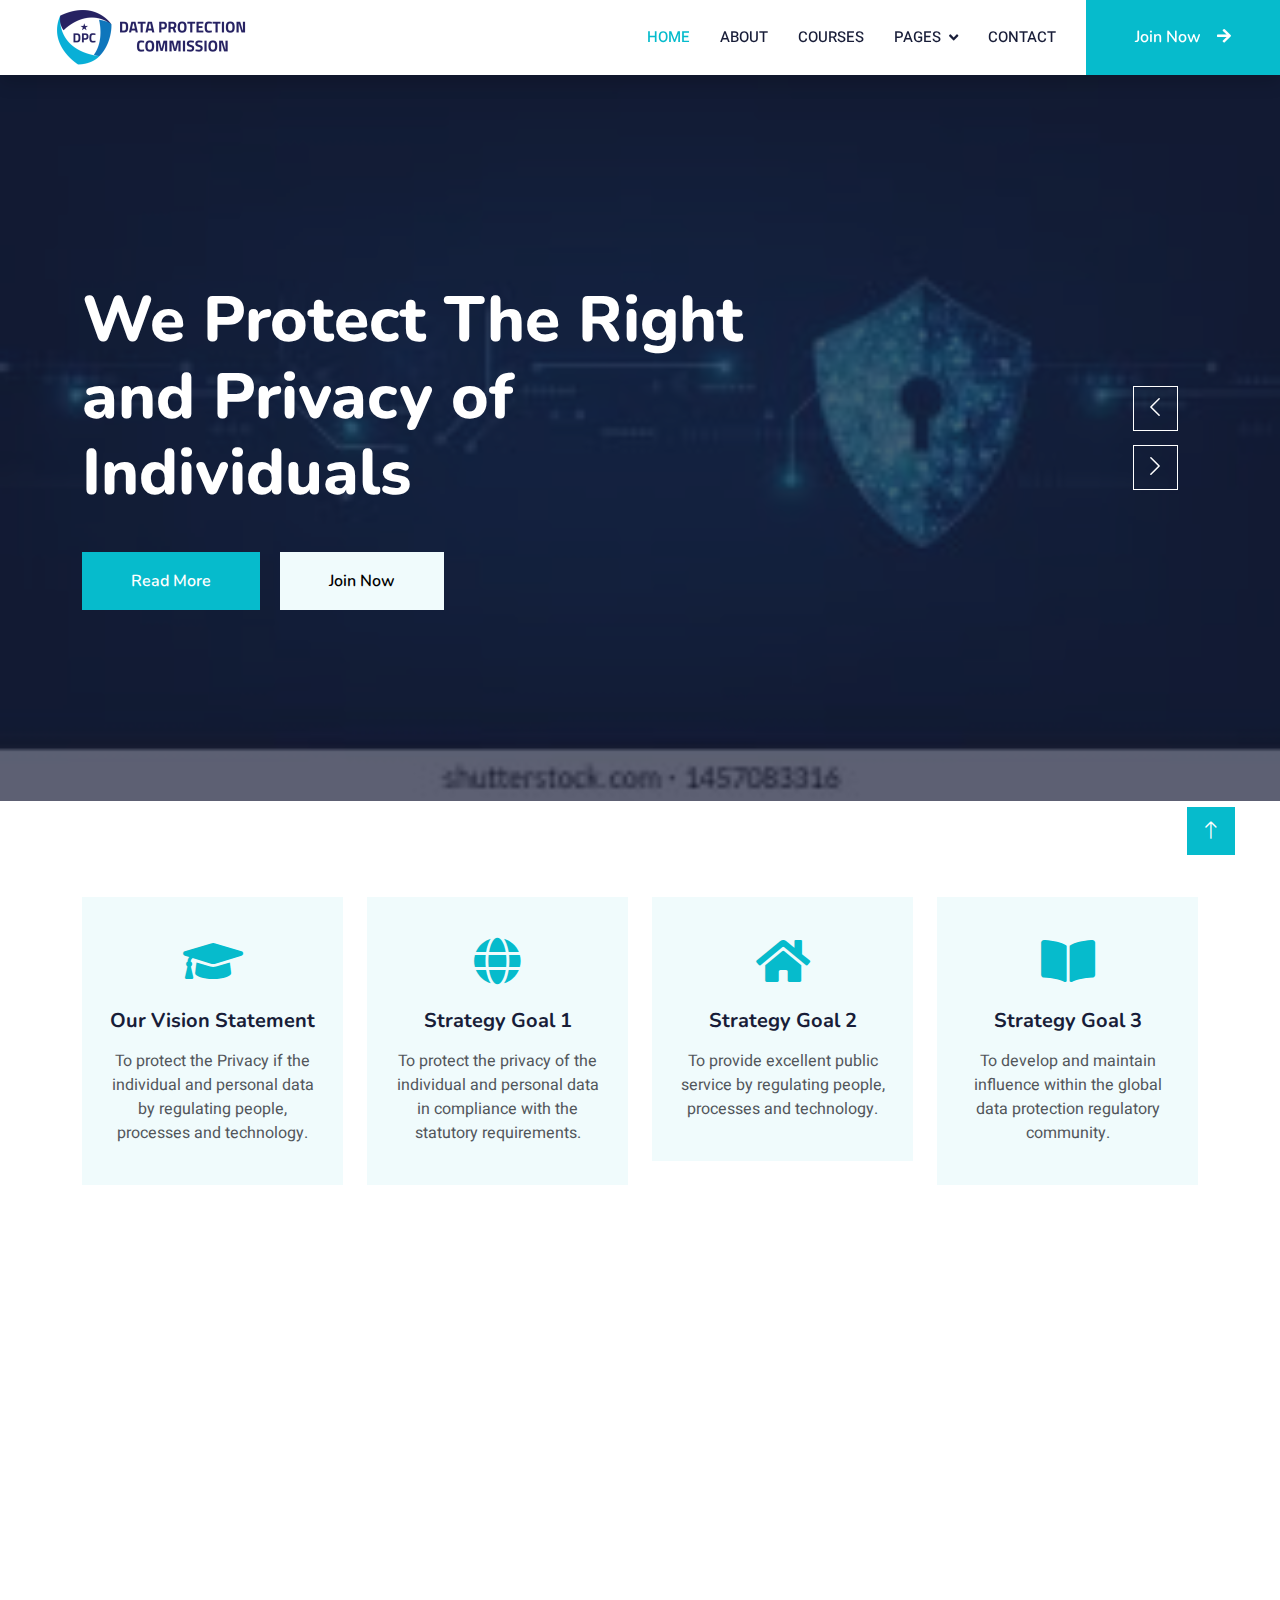
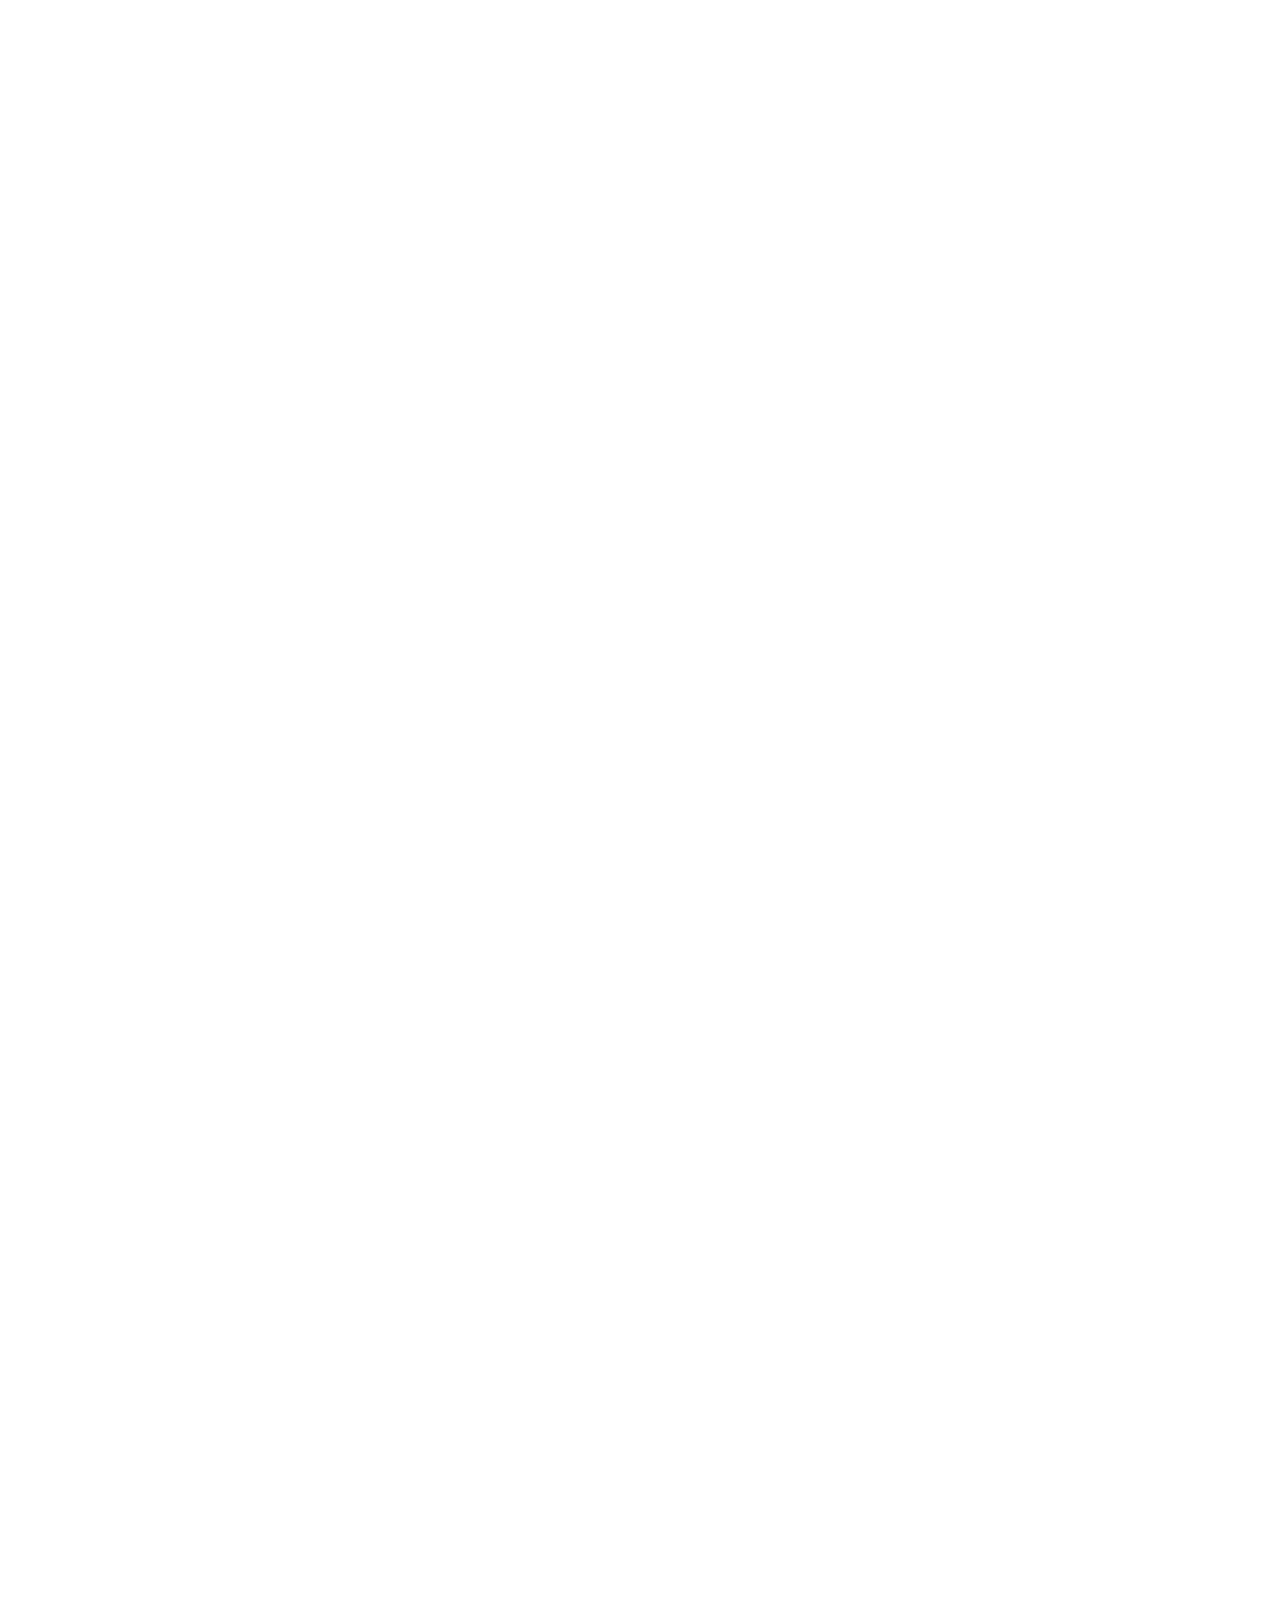
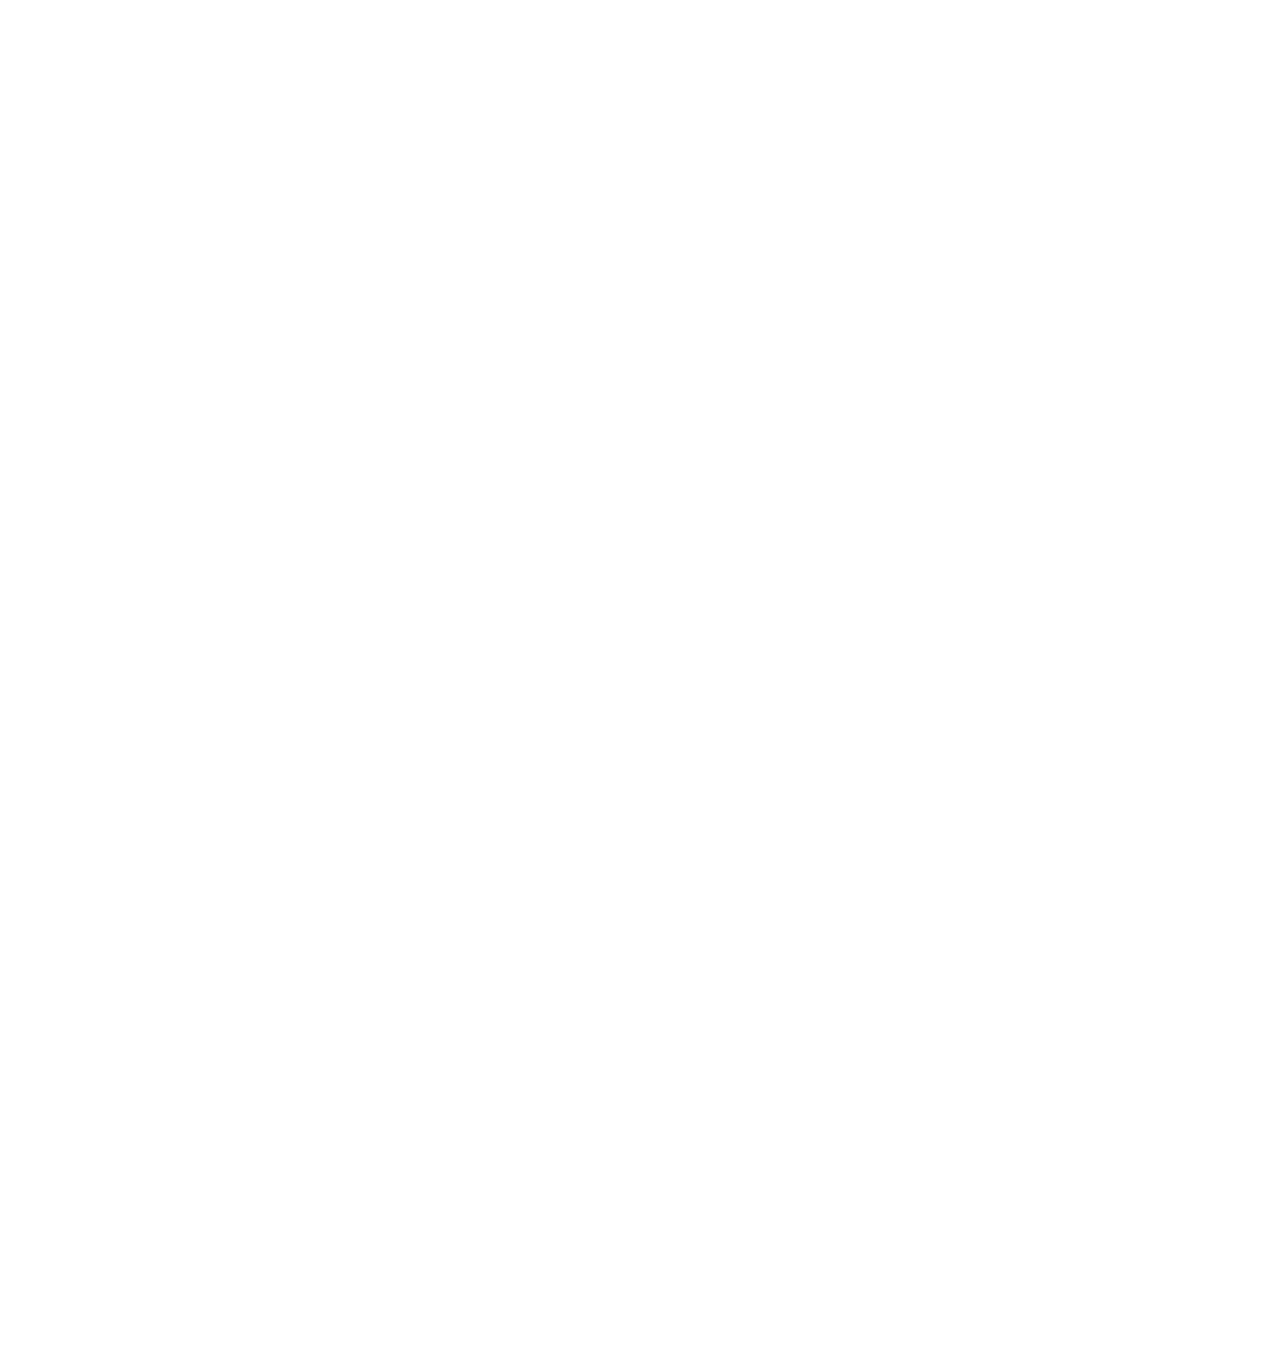
<file: app/index.html>
<!DOCTYPE html>
<html lang="en">

<head>
    <meta charset="utf-8">
    <title>Data Protection Agency</title>
    <meta content="width=device-width, initial-scale=1.0" name="viewport">
    <meta content="" name="keywords">
    <meta content="" name="description">

    <!-- Favicon -->
    <link href="img/favicon.ico" rel="icon">

    <!-- Google Web Fonts -->
    <link rel="preconnect" href="https://fonts.googleapis.com">
    <link rel="preconnect" href="https://fonts.gstatic.com" crossorigin>
    <link href="https://fonts.googleapis.com/css2?family=Heebo:wght@400;500;600&family=Nunito:wght@600;700;800&display=swap" rel="stylesheet">

    <!-- Icon Font Stylesheet -->
    <link href="https://cdnjs.cloudflare.com/ajax/libs/font-awesome/5.10.0/css/all.min.css" rel="stylesheet">
    <link href="https://cdn.jsdelivr.net/npm/bootstrap-icons@1.4.1/font/bootstrap-icons.css" rel="stylesheet">

    <!-- Libraries Stylesheet -->
    <link href="lib/animate/animate.min.css" rel="stylesheet">
    <link href="lib/owlcarousel/assets/owl.carousel.min.css" rel="stylesheet">

    <!-- Customized Bootstrap Stylesheet -->
    <link href="css/bootstrap.min.css" rel="stylesheet">

    <!-- Template Stylesheet -->
    <link href="css/style.css" rel="stylesheet">
</head>

<body>
    <!-- Spinner Start -->
    <div id="spinner" class="show bg-white position-fixed translate-middle w-100 vh-100 top-50 start-50 d-flex align-items-center justify-content-center">
        <div class="spinner-border text-primary" style="width: 3rem; height: 3rem;" role="status">
            <span class="sr-only">Loading...</span>
        </div>
    </div>
    <!-- Spinner End -->


    <!-- Navbar Start -->
    <nav class="navbar navbar-expand-lg bg-white navbar-light shadow sticky-top p-0">
        <a href="index.html" class="navbar-brand d-flex align-items-center px-4 px-lg-5">
            <h2 class="m-0 text-primary"><img src="img/dpclogo1.png" alt="Logo" style="width:300px; height:auto;"></h2>
        </a>
        <button type="button" class="navbar-toggler me-4" data-bs-toggle="collapse" data-bs-target="#navbarCollapse">
            <span class="navbar-toggler-icon"></span>
        </button>
        <div class="collapse navbar-collapse" id="navbarCollapse">
            <div class="navbar-nav ms-auto p-4 p-lg-0">
                <a href="index.html" class="nav-item nav-link active">Home</a>
                <a href="about.html" class="nav-item nav-link">About</a>
                <a href="courses.html" class="nav-item nav-link">Courses</a>
                <div class="nav-item dropdown">
                    <a href="#" class="nav-link dropdown-toggle" data-bs-toggle="dropdown">Pages</a>
                    <div class="dropdown-menu fade-down m-0">
                        <a href="team.html" class="dropdown-item">Our Team</a>
                        <a href="testimonial.html" class="dropdown-item">Testimonial</a>
                        <a href="404.html" class="dropdown-item">404 Page</a>
                    </div>
                </div>
                <a href="contact.html" class="nav-item nav-link">Contact</a>
            </div>
            <a href="" class="btn btn-primary py-4 px-lg-5 d-none d-lg-block">Join Now<i class="fa fa-arrow-right ms-3"></i></a>
        </div>
    </nav>
    <!-- Navbar End -->


    <!-- Carousel Start -->
    <div class="container-fluid p-0 mb-5">
        <div class="owl-carousel header-carousel position-relative">
            <div class="owl-carousel-item position-relative">
                <img class="img-fluid" src="img/dpc.jpeg" alt="">
                <div class="position-absolute top-0 start-0 w-100 h-100 d-flex align-items-center" style="background: rgba(24, 29, 56, .7);">
                    <div class="container">
                        <div class="row justify-content-start">
                            <div class="col-sm-10 col-lg-8">
                                <h5 class="text-primary text-uppercase mb-3 animated slideInDown"></h5>
                                <h1 class="display-3 text-white animated slideInDown">We Protect The Right and Privacy of Individuals </h1>
                                <p class="fs-5 text-white mb-4 pb-2"></p>
                                <a href="" class="btn btn-primary py-md-3 px-md-5 me-3 animated slideInLeft">Read More</a>
                                <a href="" class="btn btn-light py-md-3 px-md-5 animated slideInRight">Join Now</a>
                            </div>
                        </div>
                    </div>
                </div>
            </div>
            <div class="owl-carousel-item position-relative">
                <img class="img-fluid" src="img/DPC---2.jpg" alt="">
                <div class="position-absolute top-0 start-0 w-100 h-100 d-flex align-items-center" style="background: rgba(24, 29, 56, .7);">
                    <div class="container">
                        <div class="row justify-content-start">
                            <div class="col-sm-10 col-lg-8">
                                <h5 class="text-primary text-uppercase mb-3 animated slideInDown"></h5>
                                <h1 class="display-3 text-white animated slideInDown">We Correct the Inaccuracies in Data Protection</h1>
                                <p class="fs-5 text-white mb-4 pb-2"></p>
                                <a href="" class="btn btn-primary py-md-3 px-md-5 me-3 animated slideInLeft">Read More</a>
                                <a href="" class="btn btn-light py-md-3 px-md-5 animated slideInRight">Join Now</a>
                            </div>
                        </div>
                    </div>
                </div>
            </div>
        </div>
    </div>
    <!-- Carousel End -->


    <!-- Service Start -->
    <div class="container-xxl py-5">
        <div class="container">
            <div class="row g-4">
                <div class="col-lg-3 col-sm-6 wow fadeInUp" data-wow-delay="0.1s">
                    <div class="service-item text-center pt-3">
                        <div class="p-4">
                            <i class="fa fa-3x fa-graduation-cap text-primary mb-4"></i>
                            <h5 class="mb-3">Our Vision Statement</h5>
                            <p>To protect the Privacy if the individual and personal data by regulating people, processes and technology.</p>
                        </div>
                    </div>
                </div>
                <div class="col-lg-3 col-sm-6 wow fadeInUp" data-wow-delay="0.1s">
                    <div class="service-item text-center pt-3">
                        <div class="p-4">
                            <i class="fa fa-3x fa-globe text-primary mb-4"></i>
                            <h5 class="mb-3">Strategy Goal 1</h5>
                            <p>To protect the privacy of the individual and personal data in compliance with the statutory requirements.</p>
                        </div>
                    </div>
                </div>
                <div class="col-lg-3 col-sm-6 wow fadeInUp" data-wow-delay="0.1s">
                    <div class="service-item text-center pt-3">
                        <div class="p-4">
                            <i class="fa fa-3x fa-home text-primary mb-4"></i>
                            <h5 class="mb-3">Strategy Goal 2</h5>
                            <p>To provide excellent public service by regulating people, processes and technology.</p>
                        </div>
                    </div>
                </div>
                <div class="col-lg-3 col-sm-6 wow fadeInUp" data-wow-delay="0.1s">
                    <div class="service-item text-center pt-3">
                        <div class="p-4">
                            <i class="fa fa-3x fa-book-open text-primary mb-4"></i>
                            <h5 class="mb-3">Strategy Goal 3</h5>
                            <p>To develop and maintain influence within the global data protection regulatory community.</p>
                        </div>
                    </div>
                </div>
                <div class="col-lg-3 col-sm-6 wow fadeInUp" data-wow-delay="0.3s">
                    <div class="service-item text-center pt-3">
                        <div class="p-4">
                            <i class="fa fa-3x fa-book-open text-primary mb-4"></i>
                            <h5 class="mb-3">Our Mission Statement</h5>
                            <p>We are an independent Public Agency, which ensures the responsible and accountable processing of personal data of all living individuals,
                            in compliance with statutory requirements; efficiently and effectively; as a regulator in Ghana and beyond.</p>
                        </div>
                    </div>
                </div>
                <div class="col-lg-3 col-sm-6 wow fadeInUp" data-wow-delay="0.3s">
                    <div class="service-item text-center pt-3">
                        <div class="p-4">
                            <i class="fa fa-3x fa-book-open text-primary mb-4"></i>
                            <h5 class="mb-3">SET GOAL 1: Independence</h5>
                            <p>Establish an independent, operational and sustainable Data Protection Commission.</p>
                        </div>
                    </div>
                </div>
                <div class="col-lg-3 col-sm-6 wow fadeInUp" data-wow-delay="0.3s">
                    <div class="service-item text-center pt-3">
                        <div class="p-4">
                            <i class="fa fa-3x fa-book-open text-primary mb-4"></i>
                            <h5 class="mb-3">SET GOAL 2: Pace Setter </h5>
                            <p>To make Ghana the leading example for Data Protecion in Africa.</p>
                        </div>
                    </div>
                </div>
                <div class="col-lg-3 col-sm-6 wow fadeInUp" data-wow-delay="0.3s">
                    <div class="service-item text-center pt-3">
                        <div class="p-4">
                            <i class="fa fa-3x fa-book-open text-primary mb-4"></i>
                            <h5 class="mb-3">SET GOAL 3:   Growth and Awareness</h5>
                            <p>To increase the numbee of data protection responsive organisations who collect and use personal information
                                and increase individual's awareness of data protection rights and empower them to assert their data protection rights.
                            </p>
                        </div>
                    </div>
                </div>
            </div>
        </div>
    </div>
    <div class="container-xxl py-5">
        <div class="container">
            <div class="row g-4">
                    <div class="text-center wow fadeInUp" data-wow-delay="0.1s">
                        <h4 class="section-title bg-white text-center text-primary px-3">OUR FUNCTIONS</h4>
                            <p><b>The Commission's main functions as set out under section 3 of Act 843 are as follows:</b></p>
                        <div class="col-lg-3 col-sm-6 wow fadeInUp" data-wow-delay="1.5s">
                        <div class="service-item text-center pt-3">
                        <div class="p-4">
                            <i class="fa fa-3x fa-book-open text-primary mb-4"></i>
                                <p>Implement and monitor compliance with the provision of this Act.</p>
                        </div>
                        </div>
                        </div>
                    </div>
                    <div class="col-lg-3 col-sm-6 wow fadeInUp" data-wow-delay="1.5s">
                    <div class="service-item text-center pt-3">
                        <div class="p-4">
                            <i class="fa fa-3x fa-book-open text-primary mb-4"></i>
                            <p>Make the administrative arrangements it considers appropriate for the discharge of its duties</p>
                        </div>
                    </div>
                    </div>
                    <div class="col-lg-3 col-sm-6 wow fadeInUp" data-wow-delay="1.5s">
                    <div class="service-item text-center pt-3">
                    <div class="p-4">
                            <i class="fa fa-3x fa-book-open text-primary mb-4"></i>
                                <p>Investigate any complaint under this Act and determine it in the manner the Commission considered fair.</p>
                    </div>
                    </div>
                    </div>
                    <div class="col-lg-3 col-sm-6 wow fadeInUp" data-wow-delay="1.5s">
                    <div class="service-item text-center pt-3">
                    <div class="p-4">
                        <i class="fa fa-3x fa-book-open text-primary mb-4"></i>
                            <p>Keep and maintain the Data Protection Register.</p>
                    </div>
                    </div>
                    </div>
            </div>        
        </div>
    </div>
    <!-- Service End -->

   


   <!-- Categories Start -->
   <div class="container-xxl py-5 category">
    <div class="container">
        <div class="text-center wow fadeInUp" data-wow-delay="0.1s">
            <h6 class="section-title bg-white text-center text-primary px-3">Categories</h6>
            
            
            <h1 class="mb-5">Courses Categories</h1>
        </div>
        <div class="row g-3">
            <div class="col-lg-7 col-md-6">
                <div class="row g-3">
                    <div class="col-lg-12 col-md-12 wow zoomIn" data-wow-delay="0.1s">
                        <a class="position-relative d-block overflow-hidden" href="">
                            <img class="img-fluid" src="img/dpc training 2.jpg" alt="">
                            <div class="bg-white text-center position-absolute bottom-0 end-0 py-2 px-3" style="margin: 1px;">
                                <h5 class="m-0">Basic Awareness Drop-in Sessions</h5>
                                <small class="text-primary">5 Sessions</small>
                            </div>
                        </a>
                    </div>
                    <div class="col-lg-6 col-md-12 wow zoomIn" data-wow-delay="0.3s">
                        <a class="position-relative d-block overflow-hidden" href="">
                            <img class="img-fluid" src="img/dpc training 1.jpg" alt="">
                            <div class="bg-white text-center position-absolute bottom-0 end-0 py-2 px-3" style="margin: 1px;">
                                <h5 class="m-0">Bespoke Training</h5>
                                <small class="text-primary">5 Sessions</small>
                            </div>
                        </a>
                    </div>
                    <div class="col-lg-6 col-md-12 wow zoomIn" data-wow-delay="0.5s">
                        <a class="position-relative d-block overflow-hidden" href="">
                            <img class="img-fluid" src="img/dpc training 4.jpg" alt="">
                            <div class="bg-white text-center position-absolute bottom-0 end-0 py-2 px-3" style="margin: 1px;">
                                <h5 class="m-0">Video Editing</h5>
                                <small class="text-primary">5 Sessions</small>
                            </div>
                        </a>
                    </div>
                </div>
            </div>
            <div class="col-lg-5 col-md-6 wow zoomIn" data-wow-delay="0.7s" style="min-height: 350px;">
                <a class="position-relative d-block h-100 overflow-hidden" href="">
                    <img class="img-fluid position-absolute w-100 h-100" src="img/dpc training 5.jpg" alt="" style="object-fit: cover;">
                    <div class="bg-white text-center position-absolute bottom-0 end-0 py-2 px-3" style="margin:  1px;">
                        <h5 class="m-0">Certified Data Protection Practitioner</h5>
                        <small class="text-primary">5 Sessions</small>
                    </div>
                </a>
            </div>
        </div>
    </div>
</div>
<!-- Categories Start -->

   

     <!-- Team Start -->
     <div class="container-xxl py-5">
        <div class="container">
            <div class="text-center wow fadeInUp" data-wow-delay="0.1s">
                <h1 class="mb-5">Board And Management</h1>
            </div>
            <div class="row g-4">
                <div class="col-lg-3 col-md-6 wow fadeInUp" data-wow-delay="0.1s">
                    <div class="team-item bg-light">
                        <div class="overflow-hidden">
                            <img class="img-fluid" src="img/board-chair.png" alt="">
                        </div>
                        <div class="position-relative d-flex justify-content-center" style="margin-top: -23px;">
                            <div class="bg-light d-flex justify-content-center pt-2 px-1">
                                <a class="btn btn-sm-square btn-primary mx-1" href=""><i class="fab fa-facebook-f"></i></a>
                                <a class="btn btn-sm-square btn-primary mx-1" href=""><i class="fab fa-linkedin-in"></i></a>
                            </div>
                        </div>
                        <div class="text-center p-4">
                            <h5 class="mb-0">Mrs Justice Helena Inkumsah Abban (RTD)</h5>
                            <small>Board Chair</small>
                        </div>
                    </div>
                </div>
                <div class="col-lg-3 col-md-6 wow fadeInUp" data-wow-delay="0.3s">
                    <div class="team-item bg-light">
                        <div class="overflow-hidden">
                            <img class="img-fluid" src="img/ed-pix.png" alt="">
                        </div>
                        <div class="position-relative d-flex justify-content-center" style="margin-top: -23px;">
                            <div class="bg-light d-flex justify-content-center pt-2 px-1">
                                <a class="btn btn-sm-square btn-primary mx-1" href=""><i class="fab fa-facebook-f"></i></a>
                                <a class="btn btn-sm-square btn-primary mx-1" href=""><i class="fab fa-linkedin-in"></i></a>
                            </div>
                        </div>
                        <div class="text-center p-4">
                            <h5 class="mb-0">Ms Patricia Adusei-Poku</h5>
                            <small>Executive Director-Commmissioner</small>
                        </div>
                    </div>
                </div>
                <div class="col-lg-3 col-md-6 wow fadeInUp" data-wow-delay="0.5s">
                    <div class="team-item bg-light">
                        <div class="overflow-hidden">
                            <img class="img-fluid" src="img/pix-17.png" alt="">
                        </div>
                        <div class="position-relative d-flex justify-content-center" style="margin-top: -23px;">
                            <div class="bg-light d-flex justify-content-center pt-2 px-1">
                                <a class="btn btn-sm-square btn-primary mx-1" href=""><i class="fab fa-facebook-f"></i></a>
                                <a class="btn btn-sm-square btn-primary mx-1" href=""><i class="fab fa-linkedin-in"></i></a>
                            </div>
                        </div>
                        <div class="text-center p-4">
                            <h5 class="mb-0">Mr. Akrobotu Quintin</h5>
                            <small>Director Regulatory And Compliance</small>
                        </div>
                    </div>
                </div>
                <div class="col-lg-3 col-md-6 wow fadeInUp" data-wow-delay="0.7s">
                    <div class="team-item bg-light">
                        <div class="overflow-hidden">
                            <img class="img-fluid" src="img/pix-15.png" alt="">
                        </div>
                        <div class="position-relative d-flex justify-content-center" style="margin-top: -23px;">
                            <div class="bg-light d-flex justify-content-center pt-2 px-1">
                                <a class="btn btn-sm-square btn-primary mx-1" href=""><i class="fab fa-facebook-f"></i></a>
                                <a class="btn btn-sm-square btn-primary mx-1" href=""><i class="fab fa-linkedin-in"></i></a>
                            </div>
                        </div>
                        <div class="text-center p-4">
                            <h5 class="mb-0">Mr. Abukari Mohammed Mahamoud</h5>
                            <small>Chief Accountant</small>
                        </div>
                    </div>
                </div>
            </div>
        </div>
    </div>
    <div class="container-xxl py-5">
        <div class="container">
            <div class="row g-5">
                <div class="col-lg-6 wow fadeInUp" data-wow-delay="0.3s">
                     <a class="btn btn-primary py-3 px-5 mt-2" href="board.html">Read More</a>
                </div>
            </div>
        </div>
    </div>
    <!-- Team End -->
        
   
        

    <!-- Footer Start -->
    <div class="container-fluid bg-dark text-light footer pt-5 mt-5 wow fadeIn" data-wow-delay="0.1s">
        <div class="container py-5">
            <div class="row g-5">
                <div class="col-lg-3 col-md-6">
                    <h4 class="text-white mb-3">Quick Link</h4>
                    <a class="btn btn-link" href="">About Us</a>
                    <a class="btn btn-link" href="">Contact Us</a>
                    <a class="btn btn-link" href="">Privacy Policy</a>
                    <a class="btn btn-link" href="">Terms & Condition</a>
                    <a class="btn btn-link" href="">FAQs & Help</a>
                </div>
                <div class="col-lg-3 col-md-6">
                    <h4 class="text-white mb-3">Contact</h4>
                    <p class="mb-2"><i class="fa fa-map-marker-alt me-3"></i>123 Street, New York, USA</p>
                    <p class="mb-2"><i class="fa fa-phone-alt me-3"></i>+012 345 67890</p>
                    <p class="mb-2"><i class="fa fa-envelope me-3"></i>info@example.com</p>
                    <div class="d-flex pt-2">
                        <a class="btn btn-outline-light btn-social" href=""><i class="fab fa-twitter"></i></a>
                        <a class="btn btn-outline-light btn-social" href=""><i class="fab fa-facebook-f"></i></a>
                        <a class="btn btn-outline-light btn-social" href=""><i class="fab fa-youtube"></i></a>
                        <a class="btn btn-outline-light btn-social" href=""><i class="fab fa-linkedin-in"></i></a>
                    </div>
                </div>
                <div class="col-lg-3 col-md-6">
                    <h4 class="text-white mb-3">Gallery</h4>
                    <div class="row g-2 pt-2">
                        <div class="col-4">
                            <img class="img-fluid bg-light p-1" src="img/course-1.jpg" alt="">
                        </div>
                        <div class="col-4">
                            <img class="img-fluid bg-light p-1" src="img/course-2.jpg" alt="">
                        </div>
                        <div class="col-4">
                            <img class="img-fluid bg-light p-1" src="img/course-3.jpg" alt="">
                        </div>
                        <div class="col-4">
                            <img class="img-fluid bg-light p-1" src="img/course-2.jpg" alt="">
                        </div>
                        <div class="col-4">
                            <img class="img-fluid bg-light p-1" src="img/course-3.jpg" alt="">
                        </div>
                        <div class="col-4">
                            <img class="img-fluid bg-light p-1" src="img/course-1.jpg" alt="">
                        </div>
                    </div>
                </div>
                <div class="col-lg-3 col-md-6">
                    <h4 class="text-white mb-3">Newsletter</h4>
                    <p>Dolor amet sit justo amet elitr clita ipsum elitr est.</p>
                    <div class="position-relative mx-auto" style="max-width: 400px;">
                        <input class="form-control border-0 w-100 py-3 ps-4 pe-5" type="text" placeholder="Your email">
                        <button type="button" class="btn btn-primary py-2 position-absolute top-0 end-0 mt-2 me-2">SignUp</button>
                    </div>
                </div>
            </div>
        </div>
        <div class="container">
            <div class="copyright">
                <div class="row">
                    <div class="col-md-6 text-center text-md-start mb-3 mb-md-0">
                        &copy; <a class="border-bottom" href="#">Your Site Name</a>, All Right Reserved.

                        <!--/*** This template is free as long as you keep the footer author’s credit link/attribution link/backlink. If you'd like to use the template without the footer author’s credit link/attribution link/backlink, you can purchase the Credit Removal License from "https://htmlcodex.com/credit-removal". Thank you for your support. ***/-->
                        Designed By <a class="border-bottom" href="https://htmlcodex.com">HTML Codex</a><br><br>
                        Distributed By <a class="border-bottom" href="https://themewagon.com">ThemeWagon</a>
                    </div>
                    <div class="col-md-6 text-center text-md-end">
                        <div class="footer-menu">
                            <a href="">Home</a>
                            <a href="">Cookies</a>
                            <a href="">Help</a>
                            <a href="">FQAs</a>
                        </div>
                    </div>
                </div>
            </div>
        </div>
    </div>
    <!-- Footer End -->


    <!-- Back to Top -->
    <a href="#" class="btn btn-lg btn-primary btn-lg-square back-to-top"><i class="bi bi-arrow-up"></i></a>


    <!-- JavaScript Libraries -->
    <script src="https://code.jquery.com/jquery-3.4.1.min.js"></script>
    <script src="https://cdn.jsdelivr.net/npm/bootstrap@5.0.0/dist/js/bootstrap.bundle.min.js"></script>
    <script src="lib/wow/wow.min.js"></script>
    <script src="lib/easing/easing.min.js"></script>
    <script src="lib/waypoints/waypoints.min.js"></script>
    <script src="lib/owlcarousel/owl.carousel.min.js"></script>

    <!-- Template Javascript -->
    <script src="js/main.js"></script>
</body>

</html>
</file>
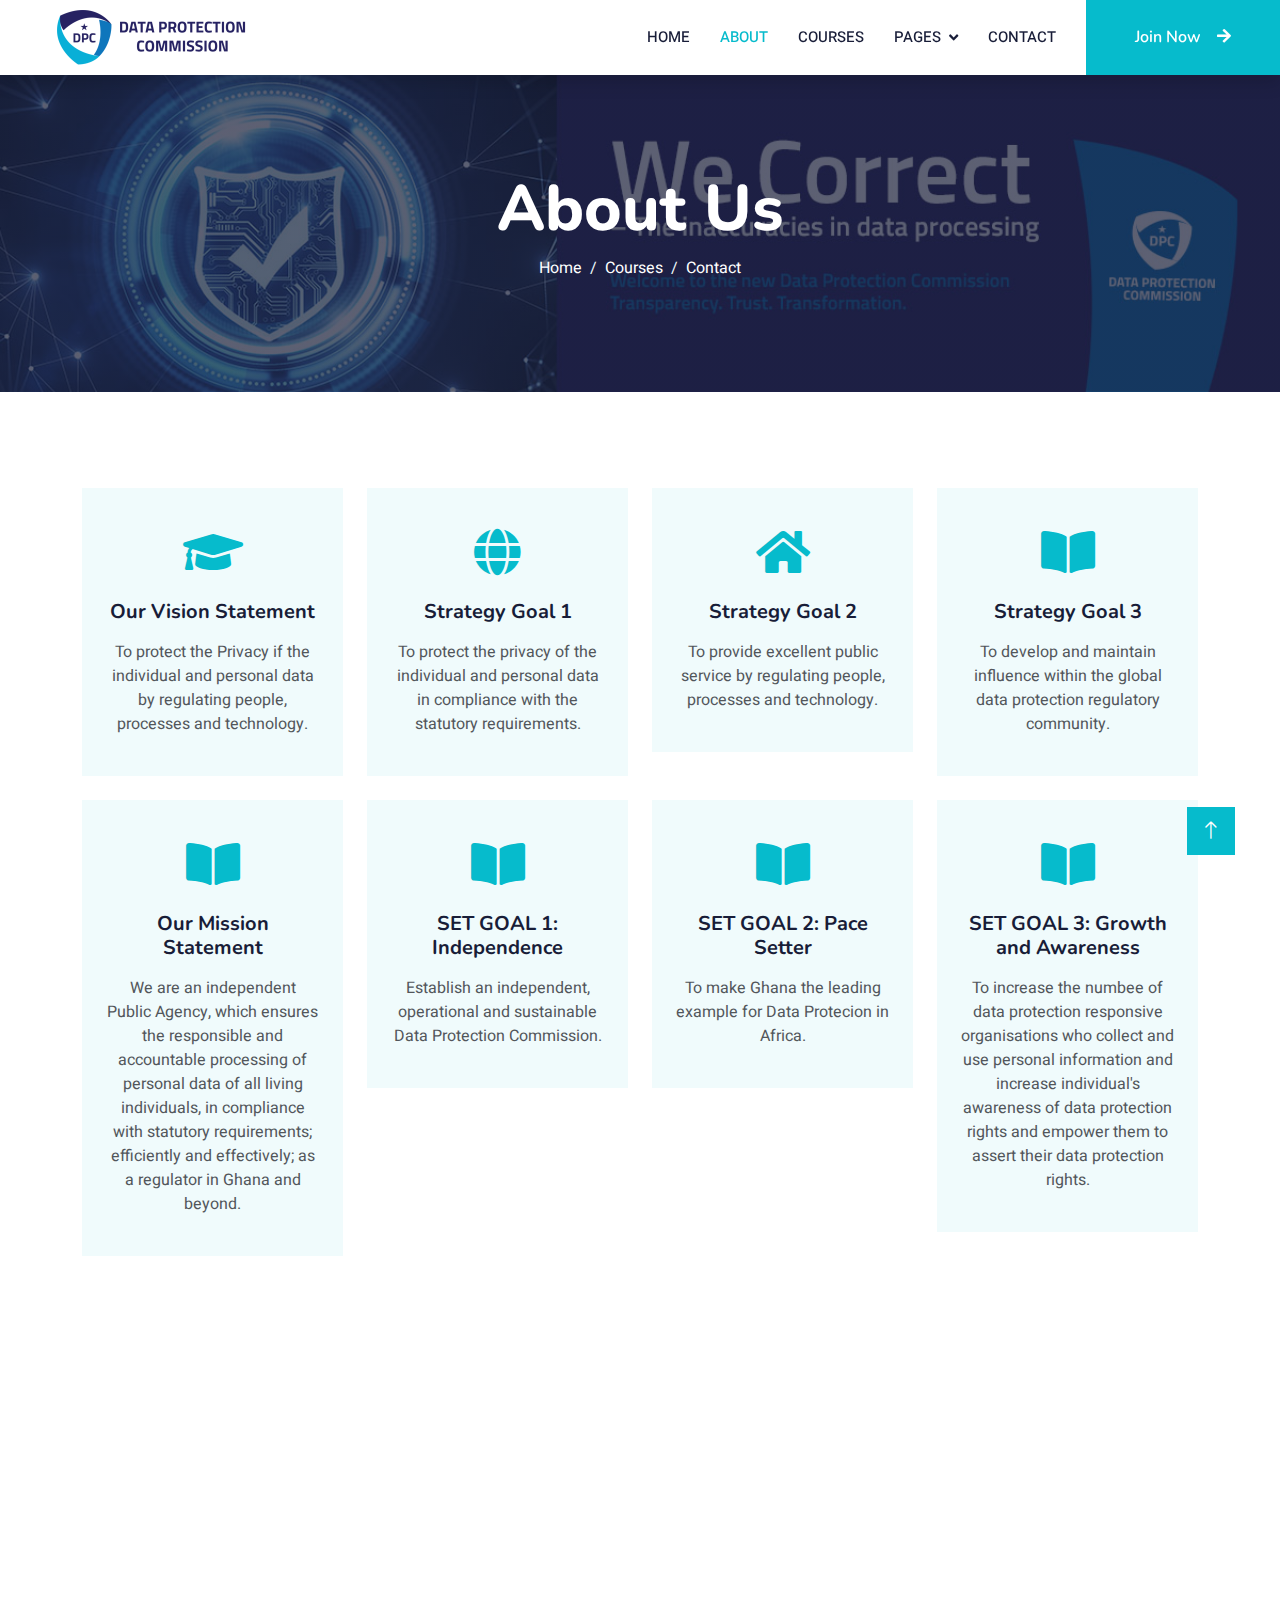
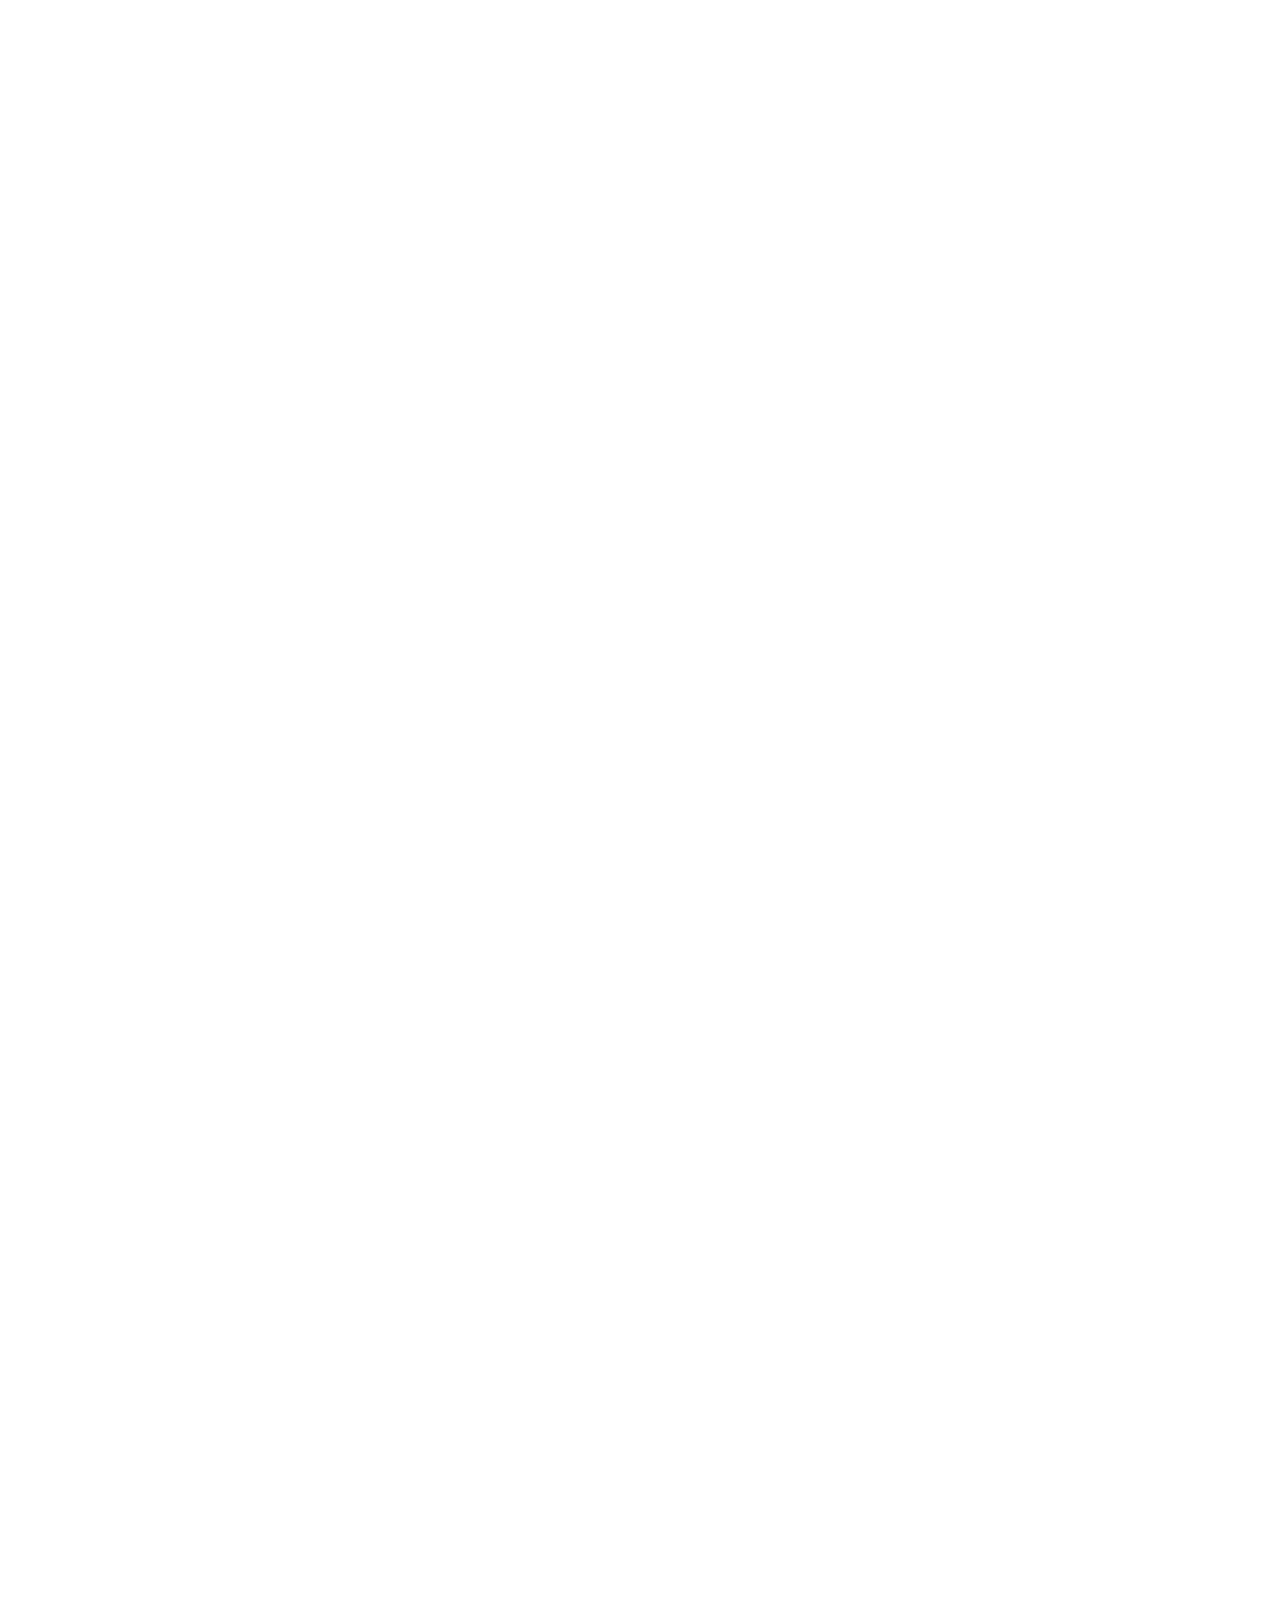
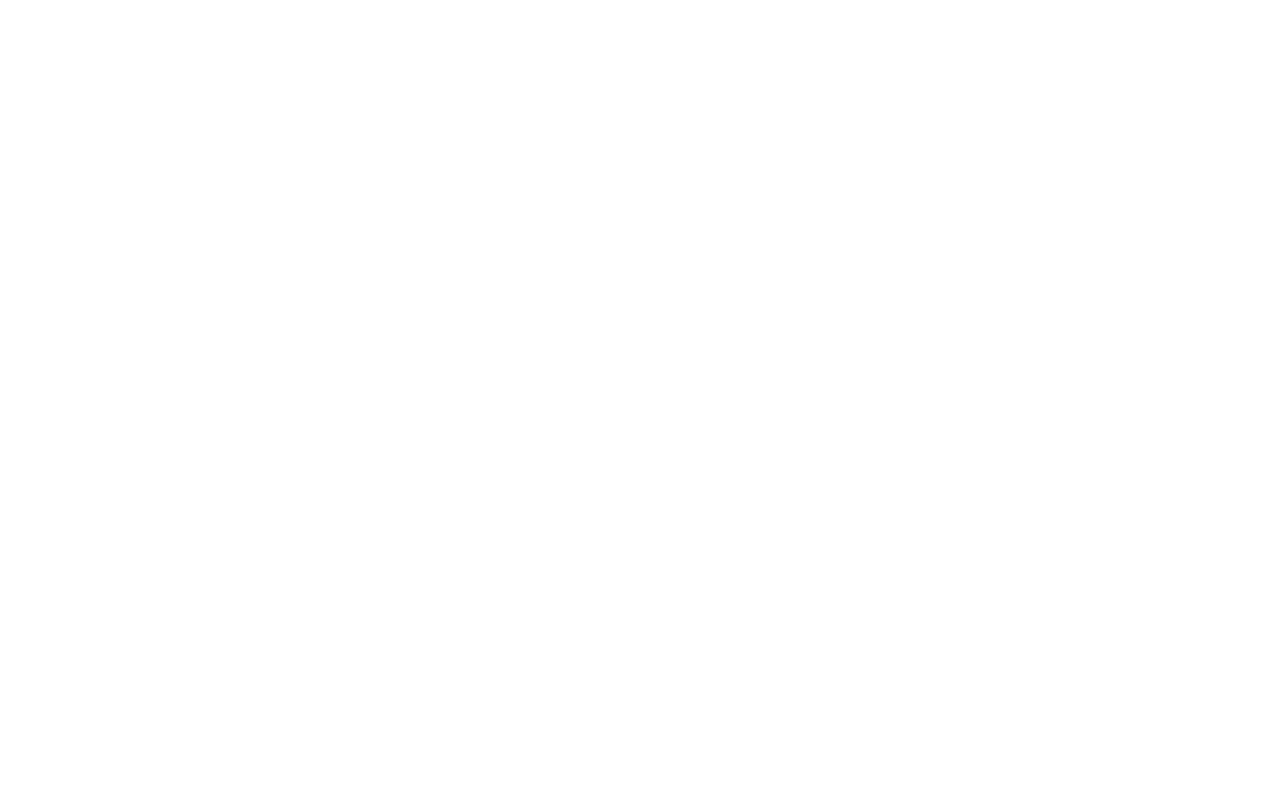
<file: app/about.html>
<!DOCTYPE html>
<html lang="en">

<head>
    <meta charset="utf-8">
    <title>Data Protection Commission</title>
    <meta content="width=device-width, initial-scale=1.0" name="viewport">
    <meta content="" name="keywords">
    <meta content="" name="description">

    <!-- Favicon -->
    <link href="img/favicon.ico" rel="icon">

    <!-- Google Web Fonts -->
    <link rel="preconnect" href="https://fonts.googleapis.com">
    <link rel="preconnect" href="https://fonts.gstatic.com" crossorigin>
    <link href="https://fonts.googleapis.com/css2?family=Heebo:wght@400;500;600&family=Nunito:wght@600;700;800&display=swap" rel="stylesheet">

    <!-- Icon Font Stylesheet -->
    <link href="https://cdnjs.cloudflare.com/ajax/libs/font-awesome/5.10.0/css/all.min.css" rel="stylesheet">
    <link href="https://cdn.jsdelivr.net/npm/bootstrap-icons@1.4.1/font/bootstrap-icons.css" rel="stylesheet">

    <!-- Libraries Stylesheet -->
    <link href="lib/animate/animate.min.css" rel="stylesheet">
    <link href="lib/owlcarousel/assets/owl.carousel.min.css" rel="stylesheet">

    <!-- Customized Bootstrap Stylesheet -->
    <link href="css/bootstrap.min.css" rel="stylesheet">

    <!-- Template Stylesheet -->
    <link href="css/style.css" rel="stylesheet">
</head>

<body>
    <!-- Spinner Start -->
    <div id="spinner" class="show bg-white position-fixed translate-middle w-100 vh-100 top-50 start-50 d-flex align-items-center justify-content-center">
        <div class="spinner-border text-primary" style="width: 3rem; height: 3rem;" role="status">
            <span class="sr-only">Loading...</span>
        </div>
    </div>
    <!-- Spinner End -->


    <!-- Navbar Start -->
    <nav class="navbar navbar-expand-lg bg-white navbar-light shadow sticky-top p-0">
        <a href="index.html" class="navbar-brand d-flex align-items-center px-4 px-lg-5">
            <h2 class="m-0 text-primary"><img src="img/dpclogo1.png" alt="Logo" style="width:300px; height:auto;"></h2>
        </a>
        <button type="button" class="navbar-toggler me-4" data-bs-toggle="collapse" data-bs-target="#navbarCollapse">
            <span class="navbar-toggler-icon"></span>
        </button>
        <div class="collapse navbar-collapse" id="navbarCollapse">
            <div class="navbar-nav ms-auto p-4 p-lg-0">
                <a href="index.html" class="nav-item nav-link">Home</a>
                <a href="about.html" class="nav-item nav-link active">About</a>
                <a href="courses.html" class="nav-item nav-link">Courses</a>
                <div class="nav-item dropdown">
                    <a href="#" class="nav-link dropdown-toggle" data-bs-toggle="dropdown">Pages</a>
                    <div class="dropdown-menu fade-down m-0">
                        <a href="board.html" class="dropdown-item">The Board and Management</a>
                        <a href="testimonial.html" class="dropdown-item">Testimonial</a>
                        <a href="404.html" class="dropdown-item">404 Page</a>
                    </div>
                </div>
                <a href="contact.html" class="nav-item nav-link">Contact</a>
            </div>
            <a href="" class="btn btn-primary py-4 px-lg-5 d-none d-lg-block">Join Now<i class="fa fa-arrow-right ms-3"></i></a>
        </div>
    </nav>
    <!-- Navbar End -->


    <!-- Header Start -->
    <div class="container-fluid bg-primary py-5 mb-5 page-header">
        <div class="container py-5">
            <div class="row justify-content-center">
                <div class="col-lg-10 text-center">
                    <h1 class="display-3 text-white animated slideInDown">About Us</h1>
                    <nav aria-label="breadcrumb">
                        <ol class="breadcrumb justify-content-center">
                            <li class="breadcrumb-item"><a class="text-white" href="index.html">Home</a></li>
                            <li class="breadcrumb-item"><a class="text-white" href="courses.html">Courses</a></li>
                            <li class="breadcrumb-item"><a class="text-white" href="contact.html">Contact</a></li>
                        </ol>
                    </nav>
                </div>
            </div>
        </div>
    </div>
    <!-- Header End -->


    <!-- Service Start -->
    <div class="container-xxl py-5">
        <div class="container">
            <div class="row g-4">
                <div class="col-lg-3 col-sm-6 wow fadeInUp" data-wow-delay="0.1s">
                    <div class="service-item text-center pt-3">
                        <div class="p-4">
                            <i class="fa fa-3x fa-graduation-cap text-primary mb-4"></i>
                            <h5 class="mb-3">Our Vision Statement</h5>
                            <p>To protect the Privacy if the individual and personal data by regulating people, processes and technology.</p>
                        </div>
                    </div>
                </div>
                <div class="col-lg-3 col-sm-6 wow fadeInUp" data-wow-delay="0.1s">
                    <div class="service-item text-center pt-3">
                        <div class="p-4">
                            <i class="fa fa-3x fa-globe text-primary mb-4"></i>
                            <h5 class="mb-3">Strategy Goal 1</h5>
                            <p>To protect the privacy of the individual and personal data in compliance with the statutory requirements.</p>
                        </div>
                    </div>
                </div>
                <div class="col-lg-3 col-sm-6 wow fadeInUp" data-wow-delay="0.1s">
                    <div class="service-item text-center pt-3">
                        <div class="p-4">
                            <i class="fa fa-3x fa-home text-primary mb-4"></i>
                            <h5 class="mb-3">Strategy Goal 2</h5>
                            <p>To provide excellent public service by regulating people, processes and technology.</p>
                        </div>
                    </div>
                </div>
                <div class="col-lg-3 col-sm-6 wow fadeInUp" data-wow-delay="0.1s">
                    <div class="service-item text-center pt-3">
                        <div class="p-4">
                            <i class="fa fa-3x fa-book-open text-primary mb-4"></i>
                            <h5 class="mb-3">Strategy Goal 3</h5>
                            <p>To develop and maintain influence within the global data protection regulatory community.</p>
                        </div>
                    </div>
                </div>
                <div class="col-lg-3 col-sm-6 wow fadeInUp" data-wow-delay="0.3s">
                    <div class="service-item text-center pt-3">
                        <div class="p-4">
                            <i class="fa fa-3x fa-book-open text-primary mb-4"></i>
                            <h5 class="mb-3">Our Mission Statement</h5>
                            <p>We are an independent Public Agency, which ensures the responsible and accountable processing of personal data of all living individuals,
                            in compliance with statutory requirements; efficiently and effectively; as a regulator in Ghana and beyond.</p>
                        </div>
                    </div>
                </div>
                <div class="col-lg-3 col-sm-6 wow fadeInUp" data-wow-delay="0.3s">
                    <div class="service-item text-center pt-3">
                        <div class="p-4">
                            <i class="fa fa-3x fa-book-open text-primary mb-4"></i>
                            <h5 class="mb-3">SET GOAL 1: Independence</h5>
                            <p>Establish an independent, operational and sustainable Data Protection Commission.</p>
                        </div>
                    </div>
                </div>
                <div class="col-lg-3 col-sm-6 wow fadeInUp" data-wow-delay="0.3s">
                    <div class="service-item text-center pt-3">
                        <div class="p-4">
                            <i class="fa fa-3x fa-book-open text-primary mb-4"></i>
                            <h5 class="mb-3">SET GOAL 2: Pace Setter </h5>
                            <p>To make Ghana the leading example for Data Protecion in Africa.</p>
                        </div>
                    </div>
                </div>
                <div class="col-lg-3 col-sm-6 wow fadeInUp" data-wow-delay="0.3s">
                    <div class="service-item text-center pt-3">
                        <div class="p-4">
                            <i class="fa fa-3x fa-book-open text-primary mb-4"></i>
                            <h5 class="mb-3">SET GOAL 3:   Growth and Awareness</h5>
                            <p>To increase the numbee of data protection responsive organisations who collect and use personal information
                                and increase individual's awareness of data protection rights and empower them to assert their data protection rights.
                            </p>
                        </div>
                    </div>
                </div>
            </div>
        </div>
    </div>
    <div class="container-xxl py-5">
        <div class="container">
            <div class="row g-4">
                    <div class="text-center wow fadeInUp" data-wow-delay="0.1s">
                        <h4 class="section-title bg-white text-center text-primary px-3">OUR FUNCTIONS</h4>
                            <p><b>The Commission's main functions as set out under section 3 of Act 843 are as follows:</b></p>
                        <div class="col-lg-3 col-sm-6 wow fadeInUp" data-wow-delay="1.5s">
                        <div class="service-item text-center pt-3">
                        <div class="p-4">
                            <i class="fa fa-3x fa-book-open text-primary mb-4"></i>
                                <p>Implement and monitor compliance with the provision of this Act.</p>
                        </div>
                        </div>
                        </div>
                    </div>
                    <div class="col-lg-3 col-sm-6 wow fadeInUp" data-wow-delay="1.5s">
                    <div class="service-item text-center pt-3">
                        <div class="p-4">
                            <i class="fa fa-3x fa-book-open text-primary mb-4"></i>
                            <p>Make the administrative arrangements it considers appropriate for the discharge of its duties</p>
                        </div>
                    </div>
                    </div>
                    <div class="col-lg-3 col-sm-6 wow fadeInUp" data-wow-delay="1.5s">
                    <div class="service-item text-center pt-3">
                    <div class="p-4">
                            <i class="fa fa-3x fa-book-open text-primary mb-4"></i>
                                <p>Investigate any complaint under this Act and determine it in the manner the Commission considered fair.</p>
                    </div>
                    </div>
                    </div>
                    <div class="col-lg-3 col-sm-6 wow fadeInUp" data-wow-delay="1.5s">
                    <div class="service-item text-center pt-3">
                    <div class="p-4">
                        <i class="fa fa-3x fa-book-open text-primary mb-4"></i>
                            <p>Keep and maintain the Data Protection Register.</p>
                    </div>
                    </div>
                    </div>
            </div>        
        </div>
    </div>
    <!-- Service End -->


    <!-- About Start -->
    <div class="container-xxl py-5">
        <div class="container">
            <div class="row g-5">
                <div class="col-lg-6 wow fadeInUp" data-wow-delay="0.1s" style="min-height: 400px;">
                    <div class="position-relative h-100">
                        <img class="img-fluid position-absolute w-100 h-100" src="img/background.jpg" alt="" style="object-fit: cover;">
                    </div>
                </div>
                <div class="col-lg-6 wow fadeInUp" data-wow-delay="0.3s">
                    <h6 class="section-title bg-white text-start text-primary pe-3">About Us</h6>
                    <h1 class="mb-4">Welcome to Data Protection Agency</h1>
                    <p class="mb-4">The Data Protection Comission (DPC) is an independent statutory body established under the Data Protection Act, 2012 (Act 843) to protect the privacy of the individual and personal data by regulating the processing of personal information.</p>
                    The Commission provides for the process to obtain, hold, use or disclose personal information and for related issues bordering o the protaction of personal data.
                    <p class="mb-4">The Commission is give several powers under the Act includin the power to acquire property under the State Lands Act,1962(Act 125) or State Property and Contracts Act, 1960 (C.A.6). On the coming into force of the Act in October 2012, the Ministry of Communications (MoC) inaugurated its governing body in November 2012. The Commission has since been working assiduously to ensure implementation of the Act.</p>
                </div>
            </div>
        </div>
    </div>
    <!-- About End -->


    <!-- Team Start -->
    <div class="container-xxl py-5">
        <div class="container">
            <div class="text-center wow fadeInUp" data-wow-delay="0.1s">
                <h1 class="mb-5">Board And Management</h1>
            </div>
            <div class="row g-4">
                <div class="col-lg-3 col-md-6 wow fadeInUp" data-wow-delay="0.1s">
                    <div class="team-item bg-light">
                        <div class="overflow-hidden">
                            <img class="img-fluid" src="img/board-chair.png" alt="">
                        </div>
                        <div class="position-relative d-flex justify-content-center" style="margin-top: -23px;">
                            <div class="bg-light d-flex justify-content-center pt-2 px-1">
                                <a class="btn btn-sm-square btn-primary mx-1" href=""><i class="fab fa-facebook-f"></i></a>
                                <a class="btn btn-sm-square btn-primary mx-1" href=""><i class="fab fa-linkedin-in"></i></a>
                            </div>
                        </div>
                        <div class="text-center p-4">
                            <h5 class="mb-0">Mrs Justice Helena Inkumsah Abban (RTD)</h5>
                            <small>Board Chair</small>
                        </div>
                    </div>
                </div>
                <div class="col-lg-3 col-md-6 wow fadeInUp" data-wow-delay="0.3s">
                    <div class="team-item bg-light">
                        <div class="overflow-hidden">
                            <img class="img-fluid" src="img/ed-pix.png" alt="">
                        </div>
                        <div class="position-relative d-flex justify-content-center" style="margin-top: -23px;">
                            <div class="bg-light d-flex justify-content-center pt-2 px-1">
                                <a class="btn btn-sm-square btn-primary mx-1" href=""><i class="fab fa-facebook-f"></i></a>
                                <a class="btn btn-sm-square btn-primary mx-1" href=""><i class="fab fa-linkedin-in"></i></a>
                            </div>
                        </div>
                        <div class="text-center p-4">
                            <h5 class="mb-0">Ms Patricia Adusei-Poku</h5>
                            <small>Executive Director-Commmissioner</small>
                        </div>
                    </div>
                </div>
                <div class="col-lg-3 col-md-6 wow fadeInUp" data-wow-delay="0.5s">
                    <div class="team-item bg-light">
                        <div class="overflow-hidden">
                            <img class="img-fluid" src="img/pix-17.png" alt="">
                        </div>
                        <div class="position-relative d-flex justify-content-center" style="margin-top: -23px;">
                            <div class="bg-light d-flex justify-content-center pt-2 px-1">
                                <a class="btn btn-sm-square btn-primary mx-1" href=""><i class="fab fa-facebook-f"></i></a>
                                <a class="btn btn-sm-square btn-primary mx-1" href=""><i class="fab fa-linkedin-in"></i></a>
                            </div>
                        </div>
                        <div class="text-center p-4">
                            <h5 class="mb-0">Mr. Akrobotu Quintin</h5>
                            <small>Director Regulatory And Compliance</small>
                        </div>
                    </div>
                </div>
                <div class="col-lg-3 col-md-6 wow fadeInUp" data-wow-delay="0.7s">
                    <div class="team-item bg-light">
                        <div class="overflow-hidden">
                            <img class="img-fluid" src="img/pix-15.png" alt="">
                        </div>
                        <div class="position-relative d-flex justify-content-center" style="margin-top: -23px;">
                            <div class="bg-light d-flex justify-content-center pt-2 px-1">
                                <a class="btn btn-sm-square btn-primary mx-1" href=""><i class="fab fa-facebook-f"></i></a>
                                <a class="btn btn-sm-square btn-primary mx-1" href=""><i class="fab fa-linkedin-in"></i></a>
                            </div>
                        </div>
                        <div class="text-center p-4">
                            <h5 class="mb-0">Mr. Abukari Mohammed Mahamoud</h5>
                            <small>Chief Accountant</small>
                        </div>
                    </div>
                </div>
            </div>
        </div>
    </div>
    <div class="container-xxl py-5">
        <div class="container">
            <div class="row g-5">
                <div class="col-lg-6 wow fadeInUp" data-wow-delay="0.3s">
                     <a class="btn btn-primary py-3 px-5 mt-2" href="board.html">Read More</a>
                </div>
            </div>
        </div>
    </div>
    <!-- Team End -->
        

    <!-- Footer Start -->
    <div class="container-fluid bg-dark text-light footer pt-5 mt-5 wow fadeIn" data-wow-delay="0.1s">
        <div class="container py-5">
            <div class="row g-5">
                <div class="col-lg-3 col-md-6">
                    <h4 class="text-white mb-3">Quick Link</h4>
                    <a class="btn btn-link" href="contact.html">Contact Us</a>
                    <a class="btn btn-link" href="https://www.dataprotection.org.gh/privacy-policy">Privacy Policy</a>
                    <a class="btn btn-link" href="https://www.dataprotection.org.gh/data-protection/faq">FAQs & Help</a>
                </div>
                <div class="col-lg-3 col-md-6">
                    <h4 class="text-white mb-3">Contact</h4>
                    <p class="mb-2"><i class="fa fa-map-marker-alt me-3"></i>East Legon, Paw Paw Street, GPS:    GA-414-1469, P.O. Box CT 7195, Accra</p>
                    <p class="mb-2"><i class="fa fa-phone-alt me-3"></i>+233 (0)25 630 1533</p>
                    <p class="mb-2"><i class="fa fa-envelope me-3"></i>info@dataprotectionagency.org.gh</p>
                    <div class="d-flex pt-2">
                        <a class="btn btn-outline-light btn-social" href="https://twitter.com/home?lang=en"><i class="fab fa-twitter"></i></a>
                        <a class="btn btn-outline-light btn-social" href="https://www.facebook.com/DPCGhana"><i class="fab fa-facebook-f"></i></a>
                        <a class="btn btn-outline-light btn-social" href="https://studio.youtube.com/channel/UCmab74k50-kPD2PRX_9gDVA/videos/upload?filter=%5B%5D&sort=%7B%22columnType%22%3A%22date%22%2C%22sortOrder%22%3A%22DESCENDING%22%7D"><i class="fab fa-youtube"></i></a>
                    </div>
                </div>
                <div class="col-lg-3 col-md-6">
                    <h4 class="text-white mb-3">Gallery</h4>
                    <div class="row g-2 pt-2">
                        <div class="col-4">
                            <img class="img-fluid bg-light p-1" src="img/imm1.jpg" alt="">
                        </div>
                        <div class="col-4">
                            <img class="img-fluid bg-light p-1" src="img/imm2.jpg" alt="">
                        </div>
                        <div class="col-4">
                            <img class="img-fluid bg-light p-1" src="img/imm3.jpg" alt="">
                        </div>
                        <div class="col-4">
                            <img class="img-fluid bg-light p-1" src="img/imm4.jpg" alt="">
                        </div>
                        <div class="col-4">
                            <img class="img-fluid bg-light p-1" src="img/imm5.jpg" alt="">
                        </div>
                        <div class="col-4">
                            <img class="img-fluid bg-light p-1" src="img/imm6.jpg" alt="">
                        </div>
                    </div>
                </div>
                <div class="col-lg-3 col-md-6">
                    <h4 class="text-white mb-3">Newsletter</h4>
                    <p>Get the latest news about our Organisation</p>
                    <div class="position-relative mx-auto" style="max-width: 400px;">
                        <input class="form-control border-0 w-100 py-3 ps-4 pe-5" type="text" placeholder="Your email">
                        <button type="button" class="btn btn-primary py-2 position-absolute top-0 end-0 mt-2 me-2">SignUp</button>
                    </div>
                </div>
            </div>
        </div>
        <div class="container">
            <div class="copyright">
                <div class="row">
                    <div class="col-md-6 text-center text-md-start mb-3 mb-md-0">
                        &copy; <a class="border-bottom" href="#">Data Protecion Agency</a>, All Right Reserved.

                        <!--/*** This template is free as long as you keep the footer author’s credit link/attribution link/backlink. If you'd like to use the template without the footer author’s credit link/attribution link/backlink, you can purchase the Credit Removal License from "https://htmlcodex.com/credit-removal". Thank you for your support. ***/-->
                        Designed By <a class="border-bottom" href="https://htmlcodex.com">HTML Codex</a><br><br>
                        Distributed By <a class="border-bottom" href="https://themewagon.com">ThemeWagon</a>
                    </div>
                    <div class="col-md-6 text-center text-md-end">
                        <div class="footer-menu">
                            <a href="index.html">Home</a>
                            <a href="">Cookies</a>
                            <a href="">Help</a>
                            <a href="https://www.dataprotection.org.gh/data-protection/faq">FQAs</a>
                        </div>
                    </div>
                </div>
            </div>
        </div>
    </div>
    <!-- Footer End -->


    <!-- Back to Top -->
    <a href="#" class="btn btn-lg btn-primary btn-lg-square back-to-top"><i class="bi bi-arrow-up"></i></a>


    <!-- JavaScript Libraries -->
    <script src="https://code.jquery.com/jquery-3.4.1.min.js"></script>
    <script src="https://cdn.jsdelivr.net/npm/bootstrap@5.0.0/dist/js/bootstrap.bundle.min.js"></script>
    <script src="lib/wow/wow.min.js"></script>
    <script src="lib/easing/easing.min.js"></script>
    <script src="lib/waypoints/waypoints.min.js"></script>
    <script src="lib/owlcarousel/owl.carousel.min.js"></script>

    <!-- Template Javascript -->
    <script src="js/main.js"></script>
</body>

</html>
</file>
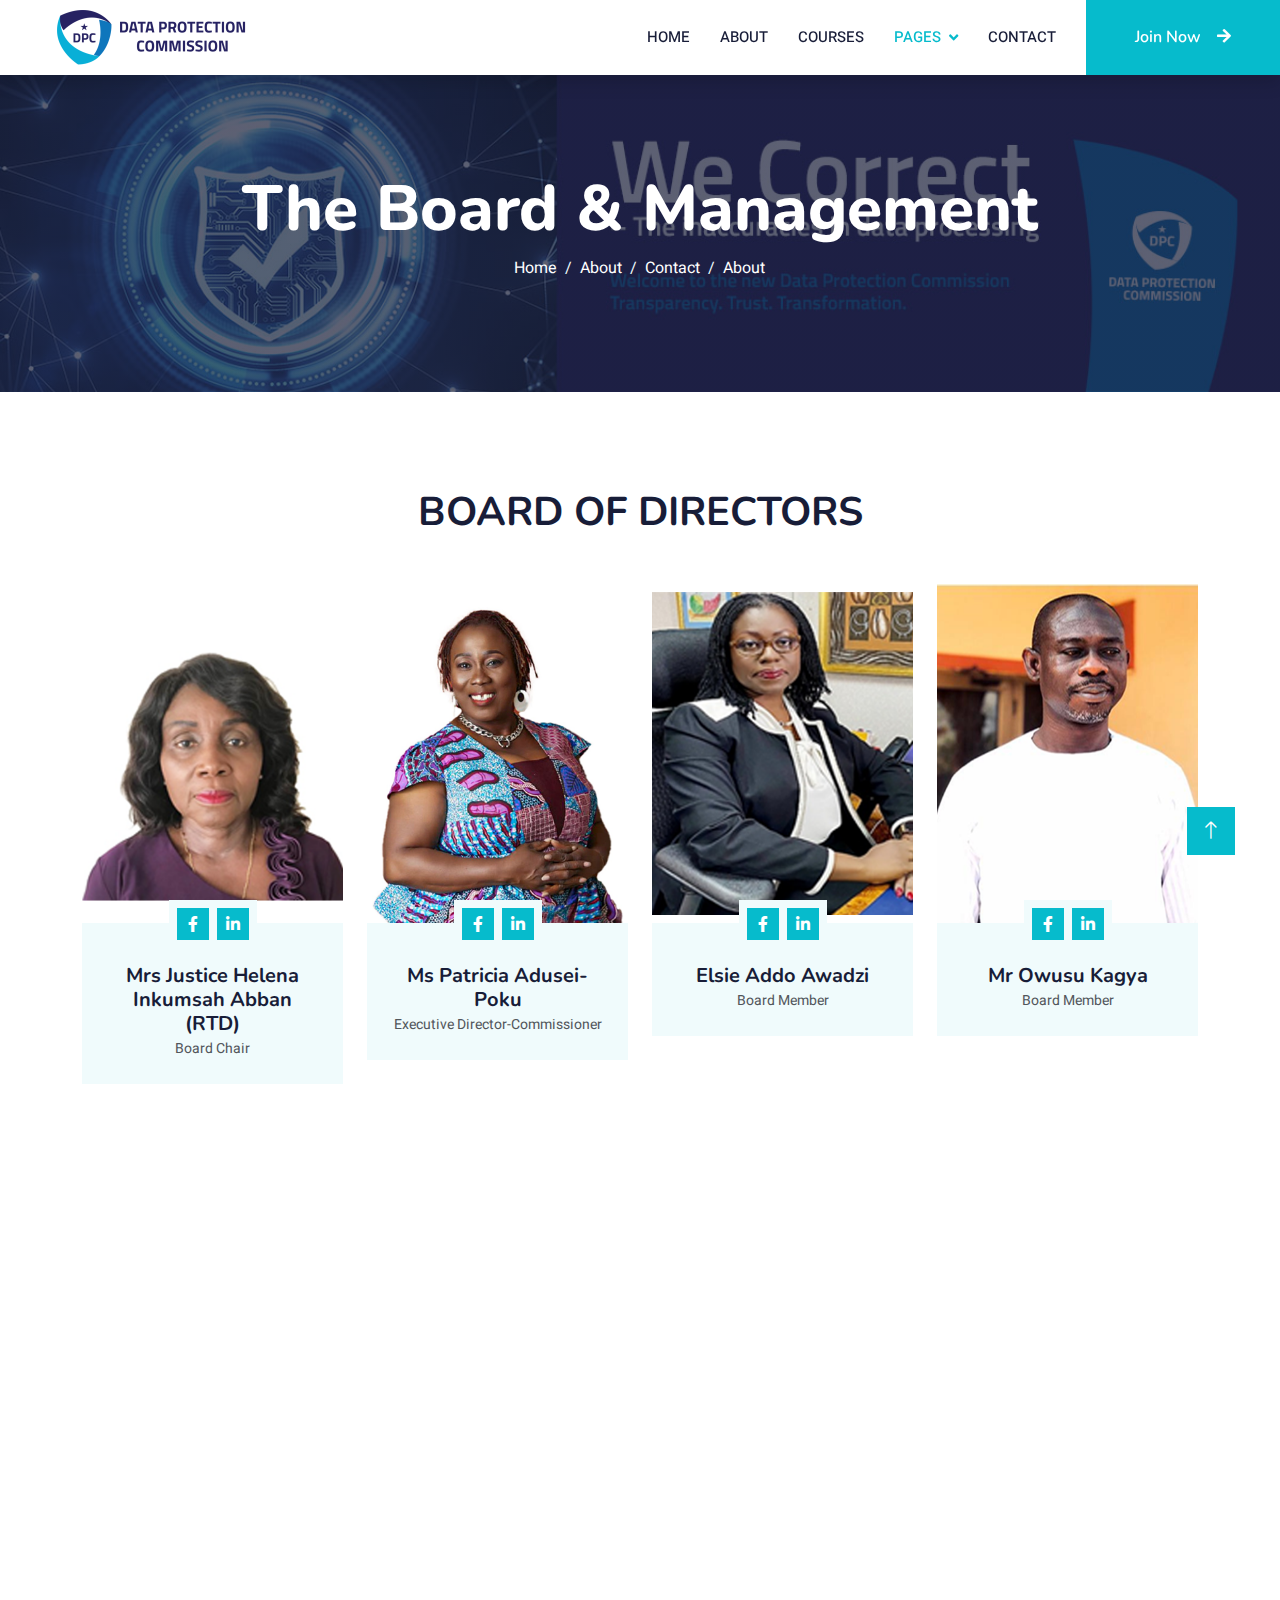
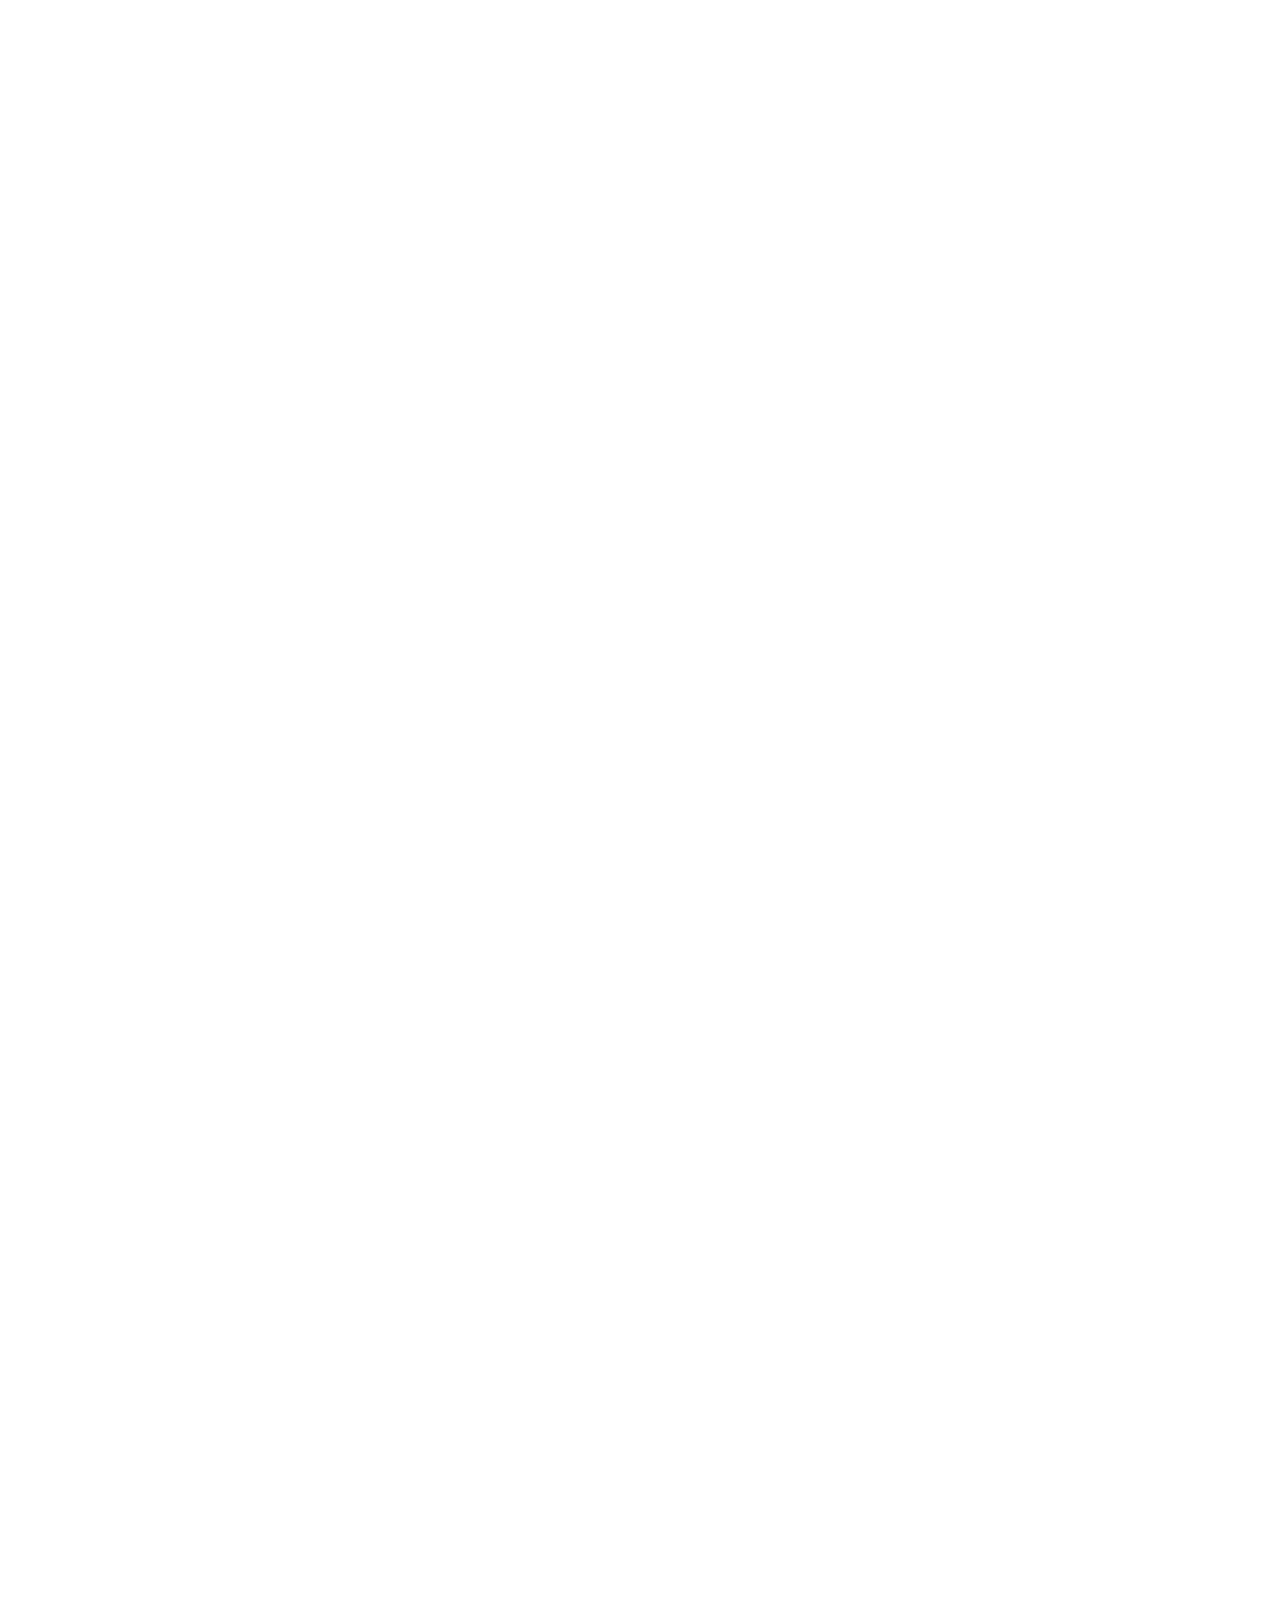
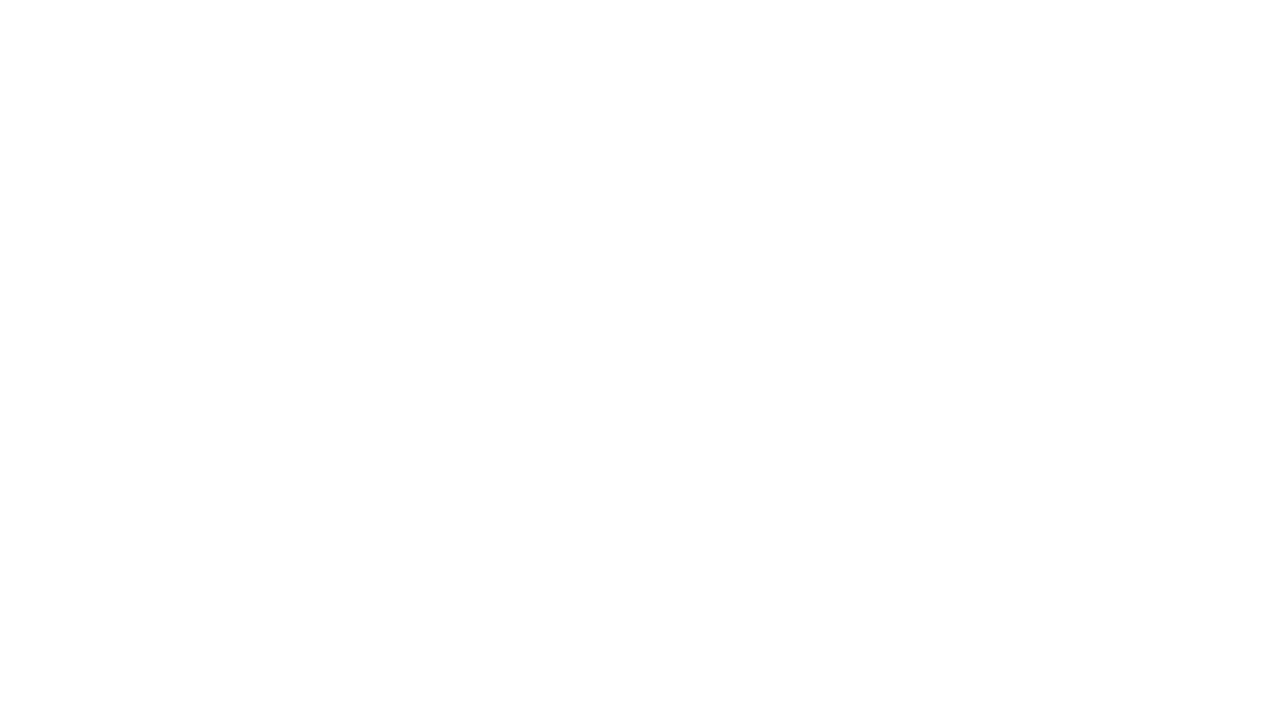
<file: app/board.html>
<!DOCTYPE html>
<html lang="en">

<head>
    <meta charset="utf-8">
    <title>Data Protection Commission</title>
    <meta content="width=device-width, initial-scale=1.0" name="viewport">
    <meta content="" name="keywords">
    <meta content="" name="description">

    <!-- Favicon -->
    <link href="img/favicon.ico" rel="icon">

    <!-- Google Web Fonts -->
    <link rel="preconnect" href="https://fonts.googleapis.com">
    <link rel="preconnect" href="https://fonts.gstatic.com" crossorigin>
    <link href="https://fonts.googleapis.com/css2?family=Heebo:wght@400;500;600&family=Nunito:wght@600;700;800&display=swap" rel="stylesheet">

    <!-- Icon Font Stylesheet -->
    <link href="https://cdnjs.cloudflare.com/ajax/libs/font-awesome/5.10.0/css/all.min.css" rel="stylesheet">
    <link href="https://cdn.jsdelivr.net/npm/bootstrap-icons@1.4.1/font/bootstrap-icons.css" rel="stylesheet">

    <!-- Libraries Stylesheet -->
    <link href="lib/animate/animate.min.css" rel="stylesheet">
    <link href="lib/owlcarousel/assets/owl.carousel.min.css" rel="stylesheet">

    <!-- Customized Bootstrap Stylesheet -->
    <link href="css/bootstrap.min.css" rel="stylesheet">

    <!-- Template Stylesheet -->
    <link href="css/style.css" rel="stylesheet">
</head>

<body>
    <!-- Spinner Start -->
    <div id="spinner" class="show bg-white position-fixed translate-middle w-100 vh-100 top-50 start-50 d-flex align-items-center justify-content-center">
        <div class="spinner-border text-primary" style="width: 3rem; height: 3rem;" role="status">
            <span class="sr-only">Loading...</span>
        </div>
    </div>
    <!-- Spinner End -->


    <!-- Navbar Start -->
    <nav class="navbar navbar-expand-lg bg-white navbar-light shadow sticky-top p-0">
        <a href="index.html" class="navbar-brand d-flex align-items-center px-4 px-lg-5">
            <h2 class="m-0 text-primary"><img src="img/dpclogo1.png" alt="Logo" style="width:300px; height:auto;"></h2>
        </a>
        <button type="button" class="navbar-toggler me-4" data-bs-toggle="collapse" data-bs-target="#navbarCollapse">
            <span class="navbar-toggler-icon"></span>
        </button>
        <div class="collapse navbar-collapse" id="navbarCollapse">
            <div class="navbar-nav ms-auto p-4 p-lg-0">
                <a href="index.html" class="nav-item nav-link">Home</a>
                <a href="about.html" class="nav-item nav-link">About</a>
                <a href="courses.html" class="nav-item nav-link">Courses</a>
                <div class="nav-item dropdown">
                    <a href="#" class="nav-link dropdown-toggle active" data-bs-toggle="dropdown">Pages</a>
                    <div class="dropdown-menu fade-down m-0">
                        <a href="board.html" class="dropdown-item active">The Board and Management</a>
                        <a href="testimonial.html" class="dropdown-item">Testimonial</a>
                        <a href="404.html" class="dropdown-item">404 Page</a>
                    </div>
                </div>
                <a href="contact.html" class="nav-item nav-link">Contact</a>
            </div>
            <a href="" class="btn btn-primary py-4 px-lg-5 d-none d-lg-block">Join Now<i class="fa fa-arrow-right ms-3"></i></a>
        </div>
    </nav>
    <!-- Navbar End -->


    <!-- Header Start -->
    <div class="container-fluid bg-primary py-5 mb-5 page-header">
        <div class="container py-5">
            <div class="row justify-content-center">
                <div class="col-lg-10 text-center">
                    <h1 class="display-3 text-white animated slideInDown">The Board & Management</h1>
                    <nav aria-label="breadcrumb">
                        <ol class="breadcrumb justify-content-center">
                            <li class="breadcrumb-item"><a class="text-white" href="index.html">Home</a></li>
                            <li class="breadcrumb-item"><a class="text-white" href="about.html">About</a></li>
                            <li class="breadcrumb-item"><a class="text-white" href="contact.html">Contact</a></li>
                            <li class="breadcrumb-item"><a class="text-white" href="courses.html">About</a></li>
                        </ol>
                    </nav>
                </div>
            </div>
        </div>
    </div>
    <!-- Header End -->


    <!-- Team Start -->
    <div class="container-xxl py-5">
        <div class="container">
            <div class="text-center wow fadeInUp" data-wow-delay="0.1s">
                <h1 class="mb-5">BOARD OF DIRECTORS</h1>
            </div>
            <div class="row g-4">
                <div class="col-lg-3 col-md-6 wow fadeInUp" data-wow-delay="0.1s">
                    <div class="team-item bg-light">
                        <div class="overflow-hidden">
                            <img class="img-fluid" src="img/board-chair.png" alt="">
                        </div>
                        <div class="position-relative d-flex justify-content-center" style="margin-top: -23px;">
                            <div class="bg-light d-flex justify-content-center pt-2 px-1">
                                <a class="btn btn-sm-square btn-primary mx-1" href=""><i class="fab fa-facebook-f"></i></a>
                                <a class="btn btn-sm-square btn-primary mx-1" href=""><i class="fab fa-linkedin-in"></i></a>
                            </div>
                        </div>
                        <div class="text-center p-4">
                            <h5 class="mb-0">Mrs Justice Helena Inkumsah Abban (RTD)</h5>
                            <small>Board Chair</small>
                        </div>
                    </div>
                </div>
                <div class="col-lg-3 col-md-6 wow fadeInUp" data-wow-delay="0.1s">
                    <div class="team-item bg-light">
                        <div class="overflow-hidden">
                            <img class="img-fluid" src="img/ed-pix.png" alt="">
                        </div>
                        <div class="position-relative d-flex justify-content-center" style="margin-top: -23px;">
                            <div class="bg-light d-flex justify-content-center pt-2 px-1">
                                <a class="btn btn-sm-square btn-primary mx-1" href=""><i class="fab fa-facebook-f"></i></a>
                                <a class="btn btn-sm-square btn-primary mx-1" href=""><i class="fab fa-linkedin-in"></i></a>
                            </div>
                        </div>
                        <div class="text-center p-4">
                            <h5 class="mb-0">Ms Patricia Adusei-Poku</h5>
                            <small>Executive Director-Commissioner</small>
                        </div>
                    </div>
                </div>
                <div class="col-lg-3 col-md-6 wow fadeInUp" data-wow-delay="0.1s">
                    <div class="team-item bg-light">
                        <div class="overflow-hidden">
                            <img class="img-fluid" src="img/pix-5-.png" alt="">
                        </div>
                        <div class="position-relative d-flex justify-content-center" style="margin-top: -23px;">
                            <div class="bg-light d-flex justify-content-center pt-2 px-1">
                                <a class="btn btn-sm-square btn-primary mx-1" href=""><i class="fab fa-facebook-f"></i></a>
                                <a class="btn btn-sm-square btn-primary mx-1" href=""><i class="fab fa-linkedin-in"></i></a>
                            </div>
                        </div>
                        <div class="text-center p-4">
                            <h5 class="mb-0">Elsie Addo Awadzi</h5>
                            <small>Board Member</small>
                        </div>
                    </div>
                </div>
                <div class="col-lg-3 col-md-6 wow fadeInUp" data-wow-delay="0.1s">
                    <div class="team-item bg-light">
                        <div class="overflow-hidden">
                            <img class="img-fluid" src="img/pix-3 (1).png" alt="">
                        </div>
                        <div class="position-relative d-flex justify-content-center" style="margin-top: -23px;">
                            <div class="bg-light d-flex justify-content-center pt-2 px-1">
                                <a class="btn btn-sm-square btn-primary mx-1" href=""><i class="fab fa-facebook-f"></i></a>
                                <a class="btn btn-sm-square btn-primary mx-1" href=""><i class="fab fa-linkedin-in"></i></a>
                            </div>
                        </div>
                        <div class="text-center p-4">
                            <h5 class="mb-0">Mr Owusu Kagya</h5>
                            <small>Board Member</small>
                        </div>
                    </div>
                </div>
                <div class="col-lg-3 col-md-6 wow fadeInUp" data-wow-delay="0.3s">
                    <div class="team-item bg-light">
                        <div class="overflow-hidden">
                            <img class="img-fluid" src="img/pix-2.png" alt="">
                        </div>
                        <div class="position-relative d-flex justify-content-center" style="margin-top: -23px;">
                            <div class="bg-light d-flex justify-content-center pt-2 px-1">
                                <a class="btn btn-sm-square btn-primary mx-1" href=""><i class="fab fa-facebook-f"></i></a>
                                <a class="btn btn-sm-square btn-primary mx-1" href=""><i class="fab fa-linkedin-in"></i></a>
                            </div>
                        </div>
                        <div class="text-center p-4">
                            <h5 class="mb-0">Mr. Joseph Akanjolenur Whittal</h5>
                            <small>Board Member</small>
                        </div>
                    </div>
                </div>
                <div class="col-lg-3 col-md-6 wow fadeInUp" data-wow-delay="0.3s">
                    <div class="team-item bg-light">
                        <div class="overflow-hidden">
                            <img class="img-fluid" src="img/pix-4.png" alt="">
                        </div>
                        <div class="position-relative d-flex justify-content-center" style="margin-top: -23px;">
                            <div class="bg-light d-flex justify-content-center pt-2 px-1">
                                <a class="btn btn-sm-square btn-primary mx-1" href=""><i class="fab fa-facebook-f"></i></a>
                                <a class="btn btn-sm-square btn-primary mx-1" href=""><i class="fab fa-linkedin-in"></i></a>
                            </div>
                        </div>
                        <div class="text-center p-4">
                            <h5 class="mb-0">Prof. Ezer Yeboah-Boateng</h5>
                            <small>Board Member</small>
                        </div>
                    </div>
                </div>
                <div class="col-lg-3 col-md-6 wow fadeInUp" data-wow-delay="0.3s">
                    <div class="team-item bg-light">
                        <div class="overflow-hidden">
                            <img class="img-fluid" src="img/pix-7.png" alt="">
                        </div>
                        <div class="position-relative d-flex justify-content-center" style="margin-top: -23px;">
                            <div class="bg-light d-flex justify-content-center pt-2 px-1">
                                <a class="btn btn-sm-square btn-primary mx-1" href=""><i class="fab fa-facebook-f"></i></a>
                                <a class="btn btn-sm-square btn-primary mx-1" href=""><i class="fab fa-linkedin-in"></i></a>
                            </div>
                        </div>
                        <div class="text-center p-4">
                            <h5 class="mb-0">Hon. John Kobina Abbam Aboah Sanie</h5>
                            <small>Board Member</small>
                        </div>
                    </div>
                </div>
                <div class="col-lg-3 col-md-6 wow fadeInUp" data-wow-delay="0.3s">
                    <div class="team-item bg-light">
                        <div class="overflow-hidden">
                            <img class="img-fluid" src="img/pix-2 (1).png" alt="">
                        </div>
                        <div class="position-relative d-flex justify-content-center" style="margin-top: -23px;">
                            <div class="bg-light d-flex justify-content-center pt-2 px-1">
                                <a class="btn btn-sm-square btn-primary mx-1" href=""><i class="fab fa-facebook-f"></i></a>
                                <a class="btn btn-sm-square btn-primary mx-1" href=""><i class="fab fa-linkedin-in"></i></a>
                            </div>
                        </div>
                        <div class="text-center p-4">
                            <h5 class="mb-0">Madam Eccles Andoh</h5>
                            <small>Board Member</small>
                        </div>
                    </div>
                </div>
                <div class="col-lg-3 col-md-6 wow fadeInUp" data-wow-delay="0.5s">
                    <div class="team-item bg-light">
                        <div class="overflow-hidden">
                            <img class="img-fluid" src="img/pix-3.png" alt="">
                        </div>
                        <div class="position-relative d-flex justify-content-center" style="margin-top: -23px;">
                            <div class="bg-light d-flex justify-content-center pt-2 px-1">
                                <a class="btn btn-sm-square btn-primary mx-1" href=""><i class="fab fa-facebook-f"></i></a>
                                <a class="btn btn-sm-square btn-primary mx-1" href=""><i class="fab fa-linkedin-in"></i></a>
                            </div>
                        </div>
                        <div class="text-center p-4">
                            <h5 class="mb-0">Hon. Ama Pomaa Boateng</h5>
                            <small>Board Member</small>
                        </div>
                    </div>
                </div>
                <div class="col-lg-3 col-md-6 wow fadeInUp" data-wow-delay="0.5s">
                    <div class="team-item bg-light">
                        <div class="overflow-hidden">
                            <img class="img-fluid" src="img/pix-9.png" alt="">
                        </div>
                        <div class="position-relative d-flex justify-content-center" style="margin-top: -23px;">
                            <div class="bg-light d-flex justify-content-center pt-2 px-1">
                                <a class="btn btn-sm-square btn-primary mx-1" href=""><i class="fab fa-facebook-f"></i></a>
                                <a class="btn btn-sm-square btn-primary mx-1" href=""><i class="fab fa-linkedin-in"></i></a>
                            </div>
                        </div>
                        <div class="text-center p-4">
                            <h5 class="mb-0">Mr. Richard Okyere Fosu</h5>
                            <small>Board Member</small>
                        </div>
                    </div>
                </div>
                <div class="col-lg-3 col-md-6 wow fadeInUp" data-wow-delay="0.5s">
                    <div class="team-item bg-light">
                        <div class="overflow-hidden">
                            <img class="img-fluid" src="img/mr-michael-nfodzo.jpg" alt="">
                        </div>
                        <div class="position-relative d-flex justify-content-center" style="margin-top: -23px;">
                            <div class="bg-light d-flex justify-content-center pt-2 px-1">
                                <a class="btn btn-sm-square btn-primary mx-1" href=""><i class="fab fa-facebook-f"></i></a>
                                <a class="btn btn-sm-square btn-primary mx-1" href=""><i class="fab fa-linkedin-in"></i></a>
                            </div>
                        </div>
                        <div class="text-center p-4">
                            <h5 class="mb-0">Mr. Michael Nfodzo</h5>
                            <small>Board Member</small>
                        </div>
                    </div>
                </div>
            </div><div class="container-xxl py-5">
                <div class="container">
                    <div class="text-center wow fadeInUp" data-wow-delay="0.7s">
                        <h1 class="mb-5">MANAGEMENT</h1>
                    </div>
                    <div class="row g-4">
                        <div class="col-lg-3 col-md-6 wow fadeInUp" data-wow-delay="0.9s">
                            <div class="team-item bg-light">
                                <div class="overflow-hidden">
                                    <img class="img-fluid" src="img/baaba-pix.png" alt="">
                                </div>
                                <div class="position-relative d-flex justify-content-center" style="margin-top: -23px;">
                                    <div class="bg-light d-flex justify-content-center pt-2 px-1">
                                        <a class="btn btn-sm-square btn-primary mx-1" href=""><i class="fab fa-facebook-f"></i></a>
                                        <a class="btn btn-sm-square btn-primary mx-1" href=""><i class="fab fa-linkedin-in"></i></a>
                                    </div>
                                </div>
                                <div class="text-center p-4">
                                    <h5 class="mb-0">Janet Baaba Donkor</h5>
                                    <small>Customer Services Officer</small>
                                </div>
                            </div>
                        </div>
                        <div class="col-lg-3 col-md-6 wow fadeInUp" data-wow-delay="0.9s">
                            <div class="team-item bg-light">
                                <div class="overflow-hidden">
                                    <img class="img-fluid" src="img/ed-pix (1).png" alt="">
                                </div>
                                <div class="position-relative d-flex justify-content-center" style="margin-top: -23px;">
                                    <div class="bg-light d-flex justify-content-center pt-2 px-1">
                                        <a class="btn btn-sm-square btn-primary mx-1" href=""><i class="fab fa-facebook-f"></i></a>
                                        <a class="btn btn-sm-square btn-primary mx-1" href=""><i class="fab fa-linkedin-in"></i></a>
                                    </div>
                                </div>
                                <div class="text-center p-4">
                                    <h5 class="mb-0">Ms Patricia Adusei-Poku</h5>
                                    <small>Executive Director</small>
                                </div>
                            </div>
                        </div>
                        <div class="col-lg-3 col-md-6 wow fadeInUp" data-wow-delay="0.9s">
                            <div class="team-item bg-light">
                                <div class="overflow-hidden">
                                    <img class="img-fluid" src="img/pix-15.png" alt="">
                                </div>
                                <div class="position-relative d-flex justify-content-center" style="margin-top: -23px;">
                                    <div class="bg-light d-flex justify-content-center pt-2 px-1">
                                        <a class="btn btn-sm-square btn-primary mx-1" href=""><i class="fab fa-facebook-f"></i></a>
                                        <a class="btn btn-sm-square btn-primary mx-1" href=""><i class="fab fa-linkedin-in"></i></a>
                                    </div>
                                </div>
                                <div class="text-center p-4">
                                    <h5 class="mb-0">Mr. Abukari Mohammed Mahamoud</h5>
                                    <small>Chief Accountant</small>
                                </div>
                            </div>
                        </div>
                        <div class="col-lg-3 col-md-6 wow fadeInUp" data-wow-delay="0.9s">
                            <div class="team-item bg-light">
                                <div class="overflow-hidden">
                                    <img class="img-fluid" src="img/pix-17.png" alt="">
                                </div>
                                <div class="position-relative d-flex justify-content-center" style="margin-top: -23px;">
                                    <div class="bg-light d-flex justify-content-center pt-2 px-1">
                                        <a class="btn btn-sm-square btn-primary mx-1" href=""><i class="fab fa-facebook-f"></i></a>
                                        <a class="btn btn-sm-square btn-primary mx-1" href=""><i class="fab fa-linkedin-in"></i></a>
                                    </div>
                                </div>
                                <div class="text-center p-4">
                                    <h5 class="mb-0">Mr. Akrobotu Quintin</h5>
                                    <small>Director Regulatory And Compliance</small>
                                </div>
                            </div>
                        </div>
                        <div class="col-lg-3 col-md-6 wow fadeInUp" data-wow-delay="1.1s">
                            <div class="team-item bg-light">
                                <div class="overflow-hidden">
                                    <img class="img-fluid" src="img/ann-pix.png" alt="">
                                </div>
                                <div class="position-relative d-flex justify-content-center" style="margin-top: -23px;">
                                    <div class="bg-light d-flex justify-content-center pt-2 px-1">
                                        <a class="btn btn-sm-square btn-primary mx-1" href=""><i class="fab fa-facebook-f"></i></a>
                                        <a class="btn btn-sm-square btn-primary mx-1" href=""><i class="fab fa-linkedin-in"></i></a>
                                    </div>
                                </div>
                                <div class="text-center p-4">
                                    <h5 class="mb-0">Annamaria Bismarck Nyame</h5>
                                    <small>Coporate Affairs and Public Relations Officer</small>
                                </div>
                            </div>
                        </div>
                        <div class="col-lg-3 col-md-6 wow fadeInUp" data-wow-delay="1.1s">
                            <div class="team-item bg-light">
                                <div class="overflow-hidden">
                                    <img class="img-fluid" src="img/pix-12.png" alt="">
                                </div>
                                <div class="position-relative d-flex justify-content-center" style="margin-top: -23px;">
                                    <div class="bg-light d-flex justify-content-center pt-2 px-1">
                                        <a class="btn btn-sm-square btn-primary mx-1" href=""><i class="fab fa-facebook-f"></i></a>
                                        <a class="btn btn-sm-square btn-primary mx-1" href=""><i class="fab fa-linkedin-in"></i></a>
                                    </div>
                                </div>
                                <div class="text-center p-4">
                                    <h5 class="mb-0">Abigail Tibuah Yeboah</h5>
                                    <small>Head of Administration</small>
                                </div>
                            </div>
                        </div>
                        <div class="col-lg-3 col-md-6 wow fadeInUp" data-wow-delay="1.1s">
                            <div class="team-item bg-light">
                                <div class="overflow-hidden">
                                    <img class="img-fluid" src="img/pix-16.png" alt="">
                                </div>
                                <div class="position-relative d-flex justify-content-center" style="margin-top: -23px;">
                                    <div class="bg-light d-flex justify-content-center pt-2 px-1">
                                        <a class="btn btn-sm-square btn-primary mx-1" href=""><i class="fab fa-facebook-f"></i></a>
                                        <a class="btn btn-sm-square btn-primary mx-1" href=""><i class="fab fa-linkedin-in"></i></a>
                                    </div>
                                </div>
                                <div class="text-center p-4">
                                    <h5 class="mb-0">Hilda Odua Sowah</h5>
                                    <small>Head of Accredited And Certification</small>
                                </div>
                            </div>
                        </div>
                        <div class="col-lg-3 col-md-6 wow fadeInUp" data-wow-delay="1.1s">
                            <div class="team-item bg-light">
                                <div class="overflow-hidden">
                                    <img class="img-fluid" src="img/lady-bells.png" alt="">
                                </div>
                                <div class="position-relative d-flex justify-content-center" style="margin-top: -23px;">
                                    <div class="bg-light d-flex justify-content-center pt-2 px-1">
                                        <a class="btn btn-sm-square btn-primary mx-1" href=""><i class="fab fa-facebook-f"></i></a>
                                        <a class="btn btn-sm-square btn-primary mx-1" href=""><i class="fab fa-linkedin-in"></i></a>
                                    </div>
                                </div>
                                <div class="text-center p-4">
                                    <h5 class="mb-0">Belinda Owusu Peprah</h5>
                                    <small>AG. Head of Finance And Administration</small>
                                </div>
                            </div>
                        </div>
        </div>
    </div>
    <!-- Team End -->
        

    <!-- Footer Start -->
    <div class="container-fluid bg-dark text-light footer pt-5 mt-5 wow fadeIn" data-wow-delay="0.1s">
        <div class="container py-5">
            <div class="row g-5">
                <div class="col-lg-3 col-md-6">
                    <h4 class="text-white mb-3">Quick Link</h4>
                    <a class="btn btn-link" href="">About Us</a>
                    <a class="btn btn-link" href="">Contact Us</a>
                    <a class="btn btn-link" href="">Privacy Policy</a>
                    <a class="btn btn-link" href="">FAQs & Help</a>
                </div>
                <div class="col-lg-3 col-md-6">
                    <h4 class="text-white mb-3">Contact</h4>
                    <p class="mb-2"><i class="fa fa-map-marker-alt me-3"></i>East Legon, Paw Paw Street, GPS:    GA-414-1469, P.O. Box CT 7195, Accra</p>
                    <p class="mb-2"><i class="fa fa-phone-alt me-3"></i>+233 (0)25 630 1533</p>
                    <p class="mb-2"><i class="fa fa-envelope me-3"></i>info@dataprotectionagency.org.gh</p>
                     <div class="d-flex pt-2">
                        <a class="btn btn-outline-light btn-social" href="https://twitter.com/home?lang=en"><i class="fab fa-twitter"></i></a>
                        <a class="btn btn-outline-light btn-social" href="https://www.facebook.com/DPCGhana"><i class="fab fa-facebook-f"></i></a>
                        <a class="btn btn-outline-light btn-social" href="https://studio.youtube.com/channel/UCmab74k50-kPD2PRX_9gDVA/videos/upload?filter=%5B%5D&sort=%7B%22columnType%22%3A%22date%22%2C%22sortOrder%22%3A%22DESCENDING%22%7D"><i class="fab fa-youtube"></i></a>
                    </div>
                </div>
                <div class="col-lg-3 col-md-6">
                    <h4 class="text-white mb-3">Gallery</h4>
                    <div class="row g-2 pt-2">
                        <div class="col-4">
                            <img class="img-fluid bg-light p-1" src="img/course-1.jpg" alt="">
                        </div>
                        <div class="col-4">
                            <img class="img-fluid bg-light p-1" src="img/course-2.jpg" alt="">
                        </div>
                        <div class="col-4">
                            <img class="img-fluid bg-light p-1" src="img/course-3.jpg" alt="">
                        </div>
                        <div class="col-4">
                            <img class="img-fluid bg-light p-1" src="img/course-2.jpg" alt="">
                        </div>
                        <div class="col-4">
                            <img class="img-fluid bg-light p-1" src="img/course-3.jpg" alt="">
                        </div>
                        <div class="col-4">
                            <img class="img-fluid bg-light p-1" src="img/course-1.jpg" alt="">
                        </div>
                    </div>
                </div>
                <div class="col-lg-3 col-md-6">
                    <h4 class="text-white mb-3">Newsletter</h4>
                    <p>Get the latest news about our Organisation</p>
                    <div class="position-relative mx-auto" style="max-width: 400px;">
                        <input class="form-control border-0 w-100 py-3 ps-4 pe-5" type="text" placeholder="Your email">
                        <button type="button" class="btn btn-primary py-2 position-absolute top-0 end-0 mt-2 me-2">SignUp</button>
                    </div>
                </div>
            </div>
        </div>
        <div class="container">
            <div class="copyright">
                <div class="row">
                    <div class="col-md-6 text-center text-md-start mb-3 mb-md-0">
                        &copy; <a class="border-bottom" href="#">Data Protection Agency</a>, All Right Reserved.

                        <!--/*** This template is free as long as you keep the footer author’s credit link/attribution link/backlink. If you'd like to use the template without the footer author’s credit link/attribution link/backlink, you can purchase the Credit Removal License from "https://htmlcodex.com/credit-removal". Thank you for your support. ***/-->
                        Designed By <a class="border-bottom" href="https://htmlcodex.com">HTML Codex</a><br><br>
                        Distributed By <a class="border-bottom" href="https://themewagon.com">ThemeWagon</a>
                    </div>
                    <div class="col-md-6 text-center text-md-end">
                        <div class="footer-menu">
                            <a href="index.html">Home</a>
                            <a href="">Cookies</a>
                            <a href="">Help</a>
                            <a href="https://www.dataprotection.org.gh/data-protection/faq">FQAs</a>
                        </div>
                    </div>
                </div>
            </div>
        </div>
    </div>
    <!-- Footer End -->


    <!-- Back to Top -->
    <a href="#" class="btn btn-lg btn-primary btn-lg-square back-to-top"><i class="bi bi-arrow-up"></i></a>


    <!-- JavaScript Libraries -->
    <script src="https://code.jquery.com/jquery-3.4.1.min.js"></script>
    <script src="https://cdn.jsdelivr.net/npm/bootstrap@5.0.0/dist/js/bootstrap.bundle.min.js"></script>
    <script src="lib/wow/wow.min.js"></script>
    <script src="lib/easing/easing.min.js"></script>
    <script src="lib/waypoints/waypoints.min.js"></script>
    <script src="lib/owlcarousel/owl.carousel.min.js"></script>

    <!-- Template Javascript -->
    <script src="js/main.js"></script>
</body>

</html>
</file>
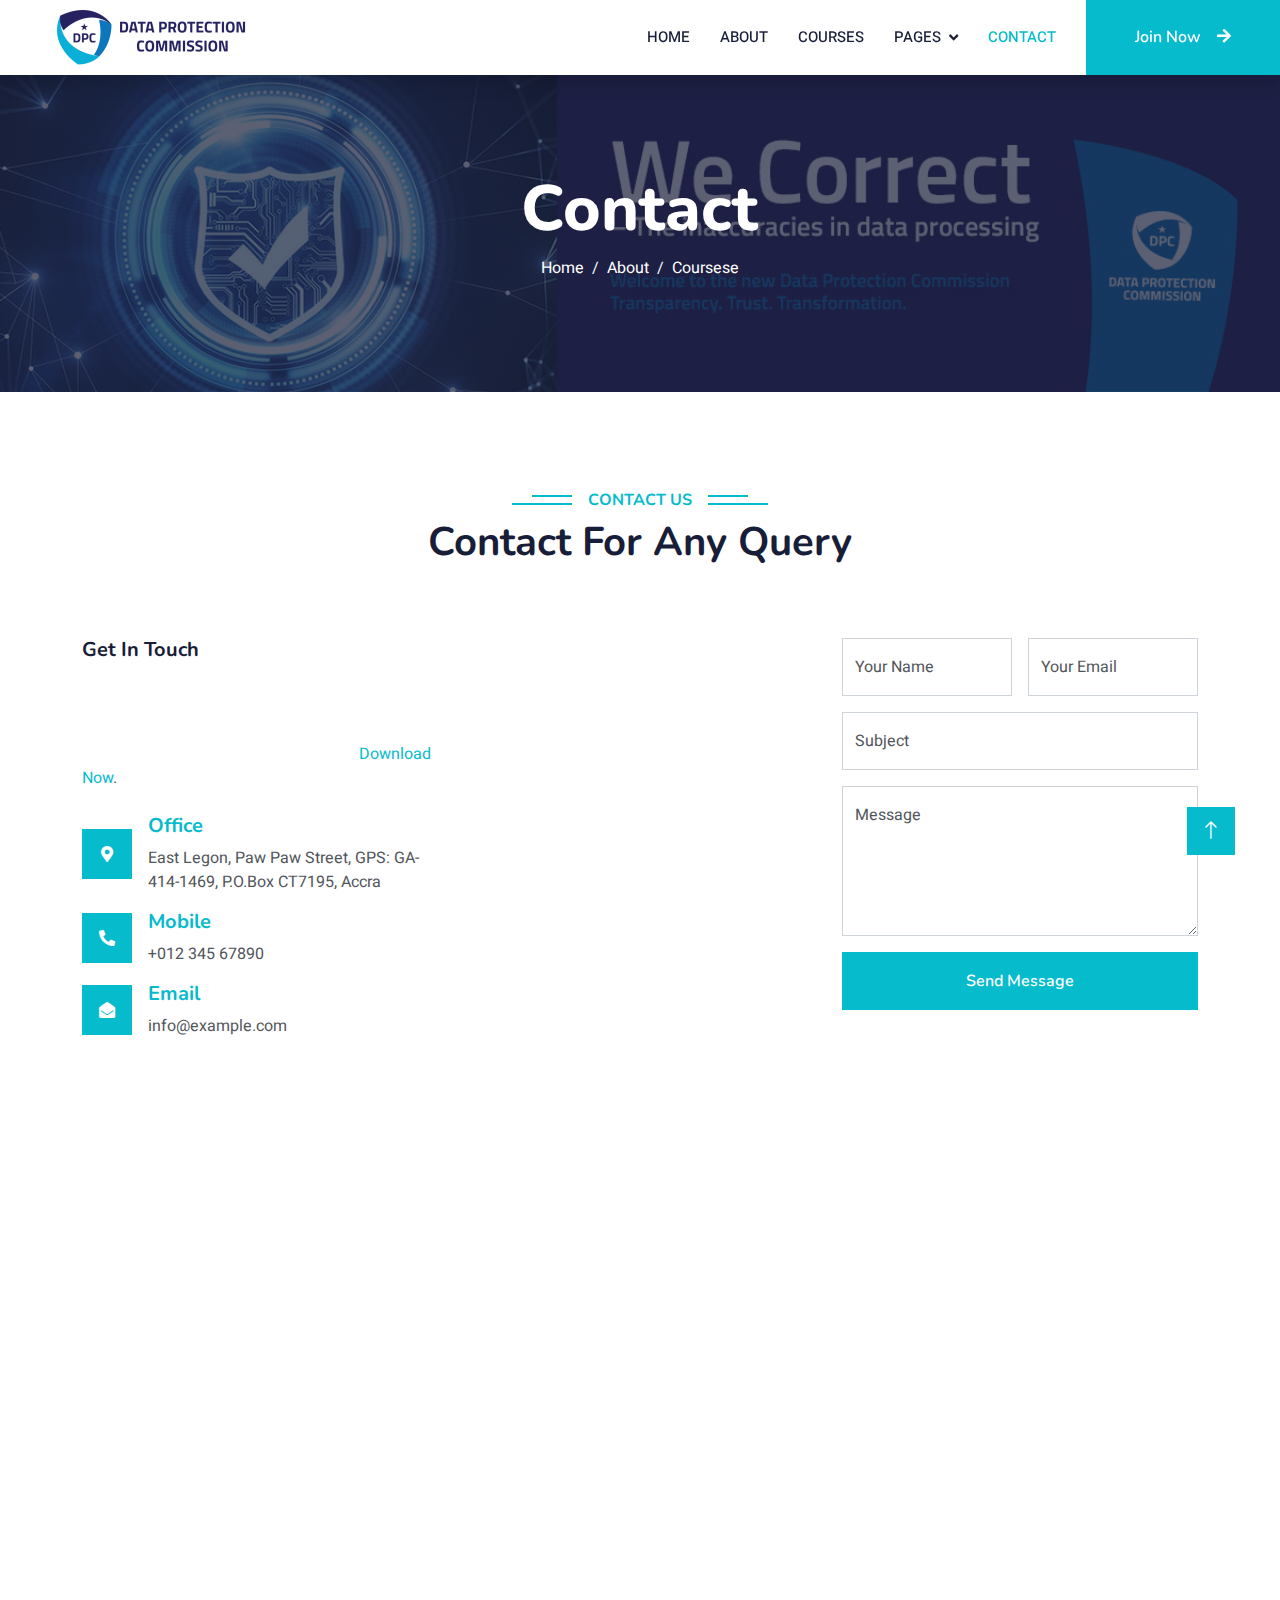
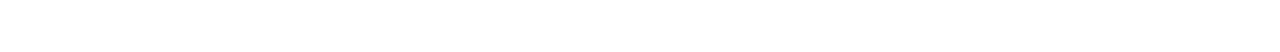
<file: app/contact.html>
<!DOCTYPE html>
<html lang="en">

<head>
    <meta charset="utf-8">
    <title>eLEARNING - eLearning HTML Template</title>
    <meta content="width=device-width, initial-scale=1.0" name="viewport">
    <meta content="" name="keywords">
    <meta content="" name="description">

    <!-- Favicon -->
    <link href="img/favicon.ico" rel="icon">

    <!-- Google Web Fonts -->
    <link rel="preconnect" href="https://fonts.googleapis.com">
    <link rel="preconnect" href="https://fonts.gstatic.com" crossorigin>
    <link href="https://fonts.googleapis.com/css2?family=Heebo:wght@400;500;600&family=Nunito:wght@600;700;800&display=swap" rel="stylesheet">

    <!-- Icon Font Stylesheet -->
    <link href="https://cdnjs.cloudflare.com/ajax/libs/font-awesome/5.10.0/css/all.min.css" rel="stylesheet">
    <link href="https://cdn.jsdelivr.net/npm/bootstrap-icons@1.4.1/font/bootstrap-icons.css" rel="stylesheet">

    <!-- Libraries Stylesheet -->
    <link href="lib/animate/animate.min.css" rel="stylesheet">
    <link href="lib/owlcarousel/assets/owl.carousel.min.css" rel="stylesheet">

    <!-- Customized Bootstrap Stylesheet -->
    <link href="css/bootstrap.min.css" rel="stylesheet">

    <!-- Template Stylesheet -->
    <link href="css/style.css" rel="stylesheet">
</head>

<body>
    <!-- Spinner Start -->
    <div id="spinner" class="show bg-white position-fixed translate-middle w-100 vh-100 top-50 start-50 d-flex align-items-center justify-content-center">
        <div class="spinner-border text-primary" style="width: 3rem; height: 3rem;" role="status">
            <span class="sr-only">Loading...</span>
        </div>
    </div>
    <!-- Spinner End -->


    <!-- Navbar Start -->
    <nav class="navbar navbar-expand-lg bg-white navbar-light shadow sticky-top p-0">
        <a href="index.html" class="navbar-brand d-flex align-items-center px-4 px-lg-5">
            <h2 class="m-0 text-primary"><img src="img/dpclogo1.png" alt="Logo" style="width:300px; height:auto;"></h2>
        </a>
        <button type="button" class="navbar-toggler me-4" data-bs-toggle="collapse" data-bs-target="#navbarCollapse">
            <span class="navbar-toggler-icon"></span>
        </button>
        <div class="collapse navbar-collapse" id="navbarCollapse">
            <div class="navbar-nav ms-auto p-4 p-lg-0">
                <a href="index.html" class="nav-item nav-link">Home</a>
                <a href="about.html" class="nav-item nav-link">About</a>
                <a href="courses.html" class="nav-item nav-link">Courses</a>
                <div class="nav-item dropdown">
                    <a href="#" class="nav-link dropdown-toggle" data-bs-toggle="dropdown">Pages</a>
                    <div class="dropdown-menu fade-down m-0">
                        <a href="board.html" class="dropdown-item">The Board and Management</a>
                        <a href="testimonial.html" class="dropdown-item">Testimonial</a>
                        <a href="404.html" class="dropdown-item">404 Page</a>
                    </div>
                </div>
                <a href="contact.html" class="nav-item nav-link active">Contact</a>
            </div>
            <a href="" class="btn btn-primary py-4 px-lg-5 d-none d-lg-block">Join Now<i class="fa fa-arrow-right ms-3"></i></a>
        </div>
    </nav>
    <!-- Navbar End -->


    <!-- Header Start -->
    <div class="container-fluid bg-primary py-5 mb-5 page-header">
        <div class="container py-5">
            <div class="row justify-content-center">
                <div class="col-lg-10 text-center">
                    <h1 class="display-3 text-white animated slideInDown">Contact</h1>
                    <nav aria-label="breadcrumb">
                        <ol class="breadcrumb justify-content-center">
                            <li class="breadcrumb-item"><a class="text-white" href="index.html">Home</a></li>
                            <li class="breadcrumb-item"><a class="text-white" href="about.html">About</a></li>
                            <li class="breadcrumb-item"><a class="text-white" href="courses.html">Coursese</li>
                        </ol>
                    </nav>
                </div>
            </div>
        </div>
    </div>
    <!-- Header End -->


    <!-- Contact Start -->
    <div class="container-xxl py-5">
        <div class="container">
            <div class="text-center wow fadeInUp" data-wow-delay="0.1s">
                <h6 class="section-title bg-white text-center text-primary px-3">Contact Us</h6>
                <h1 class="mb-5">Contact For Any Query</h1>
            </div>
            <div class="row g-4">
                <div class="col-lg-4 col-md-6 wow fadeInUp" data-wow-delay="0.1s">
                    <h5>Get In Touch</h5>
                    <p class="mb-4">The contact form is currently inactive. Get a functional and working contact form with Ajax & PHP in a few minutes. Just copy and paste the files, add a little code and you're done. <a href="https://htmlcodex.com/contact-form">Download Now</a>.</p>
                    <div class="d-flex align-items-center mb-3">
                        <div class="d-flex align-items-center justify-content-center flex-shrink-0 bg-primary" style="width: 50px; height: 50px;">
                            <i class="fa fa-map-marker-alt text-white"></i>
                        </div>
                        <div class="ms-3">
                            <h5 class="text-primary">Office</h5>
                            <p class="mb-0">East Legon, Paw Paw Street, GPS: GA-414-1469, P.O.Box CT7195, Accra</p>
                        </div>
                    </div>
                    <div class="d-flex align-items-center mb-3">
                        <div class="d-flex align-items-center justify-content-center flex-shrink-0 bg-primary" style="width: 50px; height: 50px;">
                            <i class="fa fa-phone-alt text-white"></i>
                        </div>
                        <div class="ms-3">
                            <h5 class="text-primary">Mobile</h5>
                            <p class="mb-0">+012 345 67890</p>
                        </div>
                    </div>
                    <div class="d-flex align-items-center">
                        <div class="d-flex align-items-center justify-content-center flex-shrink-0 bg-primary" style="width: 50px; height: 50px;">
                            <i class="fa fa-envelope-open text-white"></i>
                        </div>
                        <div class="ms-3">
                            <h5 class="text-primary">Email</h5>
                            <p class="mb-0">info@example.com</p>
                        </div>
                    </div>
                </div>
                <div class="col-lg-4 col-md-6 wow fadeInUp" data-wow-delay="0.3s">
                    <iframe class="position-relative rounded w-100 h-100"
                        src="https://www.google.com/maps/embed?pb=!1m18!1m12!1m3!1d3001156.4288297426!2d-78.01371936852176!3d42.72876761954724!2m3!1f0!2f0!3f0!3m2!1i1024!2i768!4f13.1!3m3!1m2!1s0x4ccc4bf0f123a5a9%3A0xddcfc6c1de189567!2sNew%20York%2C%20USA!5e0!3m2!1sen!2sbd!4v1603794290143!5m2!1sen!2sbd"
                        frameborder="0" style="min-height: 300px; border:0;" allowfullscreen="" aria-hidden="false"
                        tabindex="0"></iframe>
                </div>
                <div class="col-lg-4 col-md-12 wow fadeInUp" data-wow-delay="0.5s">
                    <form>
                        <div class="row g-3">
                            <div class="col-md-6">
                                <div class="form-floating">
                                    <input type="text" class="form-control" id="name" placeholder="Your Name">
                                    <label for="name">Your Name</label>
                                </div>
                            </div>
                            <div class="col-md-6">
                                <div class="form-floating">
                                    <input type="email" class="form-control" id="email" placeholder="Your Email">
                                    <label for="email">Your Email</label>
                                </div>
                            </div>
                            <div class="col-12">
                                <div class="form-floating">
                                    <input type="text" class="form-control" id="subject" placeholder="Subject">
                                    <label for="subject">Subject</label>
                                </div>
                            </div>
                            <div class="col-12">
                                <div class="form-floating">
                                    <textarea class="form-control" placeholder="Leave a message here" id="message" style="height: 150px"></textarea>
                                    <label for="message">Message</label>
                                </div>
                            </div>
                            <div class="col-12">
                                <button class="btn btn-primary w-100 py-3" type="submit">Send Message</button>
                            </div>
                        </div>
                    </form>
                </div>
            </div>
        </div>
    </div>
    <!-- Contact End -->


    <!-- Footer Start -->
   <div class="container-fluid bg-dark text-light footer pt-5 mt-5 wow fadeIn" data-wow-delay="0.1s">
        <div class="container py-5">
            <div class="row g-5">
                <div class="col-lg-3 col-md-6">
                    <h4 class="text-white mb-3">Quick Link</h4>
                    <a class="btn btn-link" href="contact.html">Contact Us</a>
                    <a class="btn btn-link" href="https://www.dataprotection.org.gh/privacy-policy">Privacy Policy</a>
                    <a class="btn btn-link" href="https://www.dataprotection.org.gh/data-protection/faq">FAQs & Help</a>
                </div>
                <div class="col-lg-3 col-md-6">
                    <h4 class="text-white mb-3">Contact</h4>
                    <p class="mb-2"><i class="fa fa-map-marker-alt me-3"></i>East Legon, Paw Paw Street, GPS:    GA-414-1469, P.O. Box CT 7195, Accra</p>
                    <p class="mb-2"><i class="fa fa-phone-alt me-3"></i>+233 (0)25 630 1533</p>
                    <p class="mb-2"><i class="fa fa-envelope me-3"></i>info@dataprotectionagency.org.gh</p>
                    <div class="d-flex pt-2">
                        <a class="btn btn-outline-light btn-social" href="https://twitter.com/home?lang=en"><i class="fab fa-twitter"></i></a>
                        <a class="btn btn-outline-light btn-social" href="https://www.facebook.com/DPCGhana"><i class="fab fa-facebook-f"></i></a>
                        <a class="btn btn-outline-light btn-social" href="https://studio.youtube.com/channel/UCmab74k50-kPD2PRX_9gDVA/videos/upload?filter=%5B%5D&sort=%7B%22columnType%22%3A%22date%22%2C%22sortOrder%22%3A%22DESCENDING%22%7D"><i class="fab fa-youtube"></i></a>
                    </div>
                </div>
                <div class="col-lg-3 col-md-6">
                    <h4 class="text-white mb-3">Gallery</h4>
                    <div class="row g-2 pt-2">
                        <div class="col-4">
                            <img class="img-fluid bg-light p-1" src="img/imm1.jpg" alt="">
                        </div>
                        <div class="col-4">
                            <img class="img-fluid bg-light p-1" src="img/imm2.jpg" alt="">
                        </div>
                        <div class="col-4">
                            <img class="img-fluid bg-light p-1" src="img/imm3.jpg" alt="">
                        </div>
                        <div class="col-4">
                            <img class="img-fluid bg-light p-1" src="img/imm4.jpg" alt="">
                        </div>
                        <div class="col-4">
                            <img class="img-fluid bg-light p-1" src="img/imm5.jpg" alt="">
                        </div>
                        <div class="col-4">
                            <img class="img-fluid bg-light p-1" src="img/imm6.jpg" alt="">
                        </div>
                    </div>
                </div>
                <div class="col-lg-3 col-md-6">
                    <h4 class="text-white mb-3">Newsletter</h4>
                    <p>Get the latest news about our Organisation</p>
                    <div class="position-relative mx-auto" style="max-width: 400px;">
                        <input class="form-control border-0 w-100 py-3 ps-4 pe-5" type="text" placeholder="Your email">
                        <button type="button" class="btn btn-primary py-2 position-absolute top-0 end-0 mt-2 me-2">SignUp</button>
                    </div>
                </div>
            </div>
        </div>
        <div class="container">
            <div class="copyright">
                <div class="row">
                    <div class="col-md-6 text-center text-md-start mb-3 mb-md-0">
                        &copy; <a class="border-bottom" href="#">Data Protecion Agency</a>, All Right Reserved.

                        <!--/*** This template is free as long as you keep the footer author’s credit link/attribution link/backlink. If you'd like to use the template without the footer author’s credit link/attribution link/backlink, you can purchase the Credit Removal License from "https://htmlcodex.com/credit-removal". Thank you for your support. ***/-->
                        Designed By <a class="border-bottom" href="https://htmlcodex.com">HTML Codex</a><br><br>
                        Distributed By <a class="border-bottom" href="https://themewagon.com">ThemeWagon</a>
                    </div>
                    <div class="col-md-6 text-center text-md-end">
                        <div class="footer-menu">
                            <a href="index.html">Home</a>
                            <a href="">Cookies</a>
                            <a href="">Help</a>
                            <a href="https://www.dataprotection.org.gh/data-protection/faq">FQAs</a>
                        </div>
                    </div>
                </div>
            </div>
        </div>
    </div>
    <!-- Footer End -->


    <!-- Back to Top -->
    <a href="#" class="btn btn-lg btn-primary btn-lg-square back-to-top"><i class="bi bi-arrow-up"></i></a>


    <!-- JavaScript Libraries -->
    <script src="https://code.jquery.com/jquery-3.4.1.min.js"></script>
    <script src="https://cdn.jsdelivr.net/npm/bootstrap@5.0.0/dist/js/bootstrap.bundle.min.js"></script>
    <script src="lib/wow/wow.min.js"></script>
    <script src="lib/easing/easing.min.js"></script>
    <script src="lib/waypoints/waypoints.min.js"></script>
    <script src="lib/owlcarousel/owl.carousel.min.js"></script>

    <!-- Template Javascript -->
    <script src="js/main.js"></script>
</body>

</html>
</file>
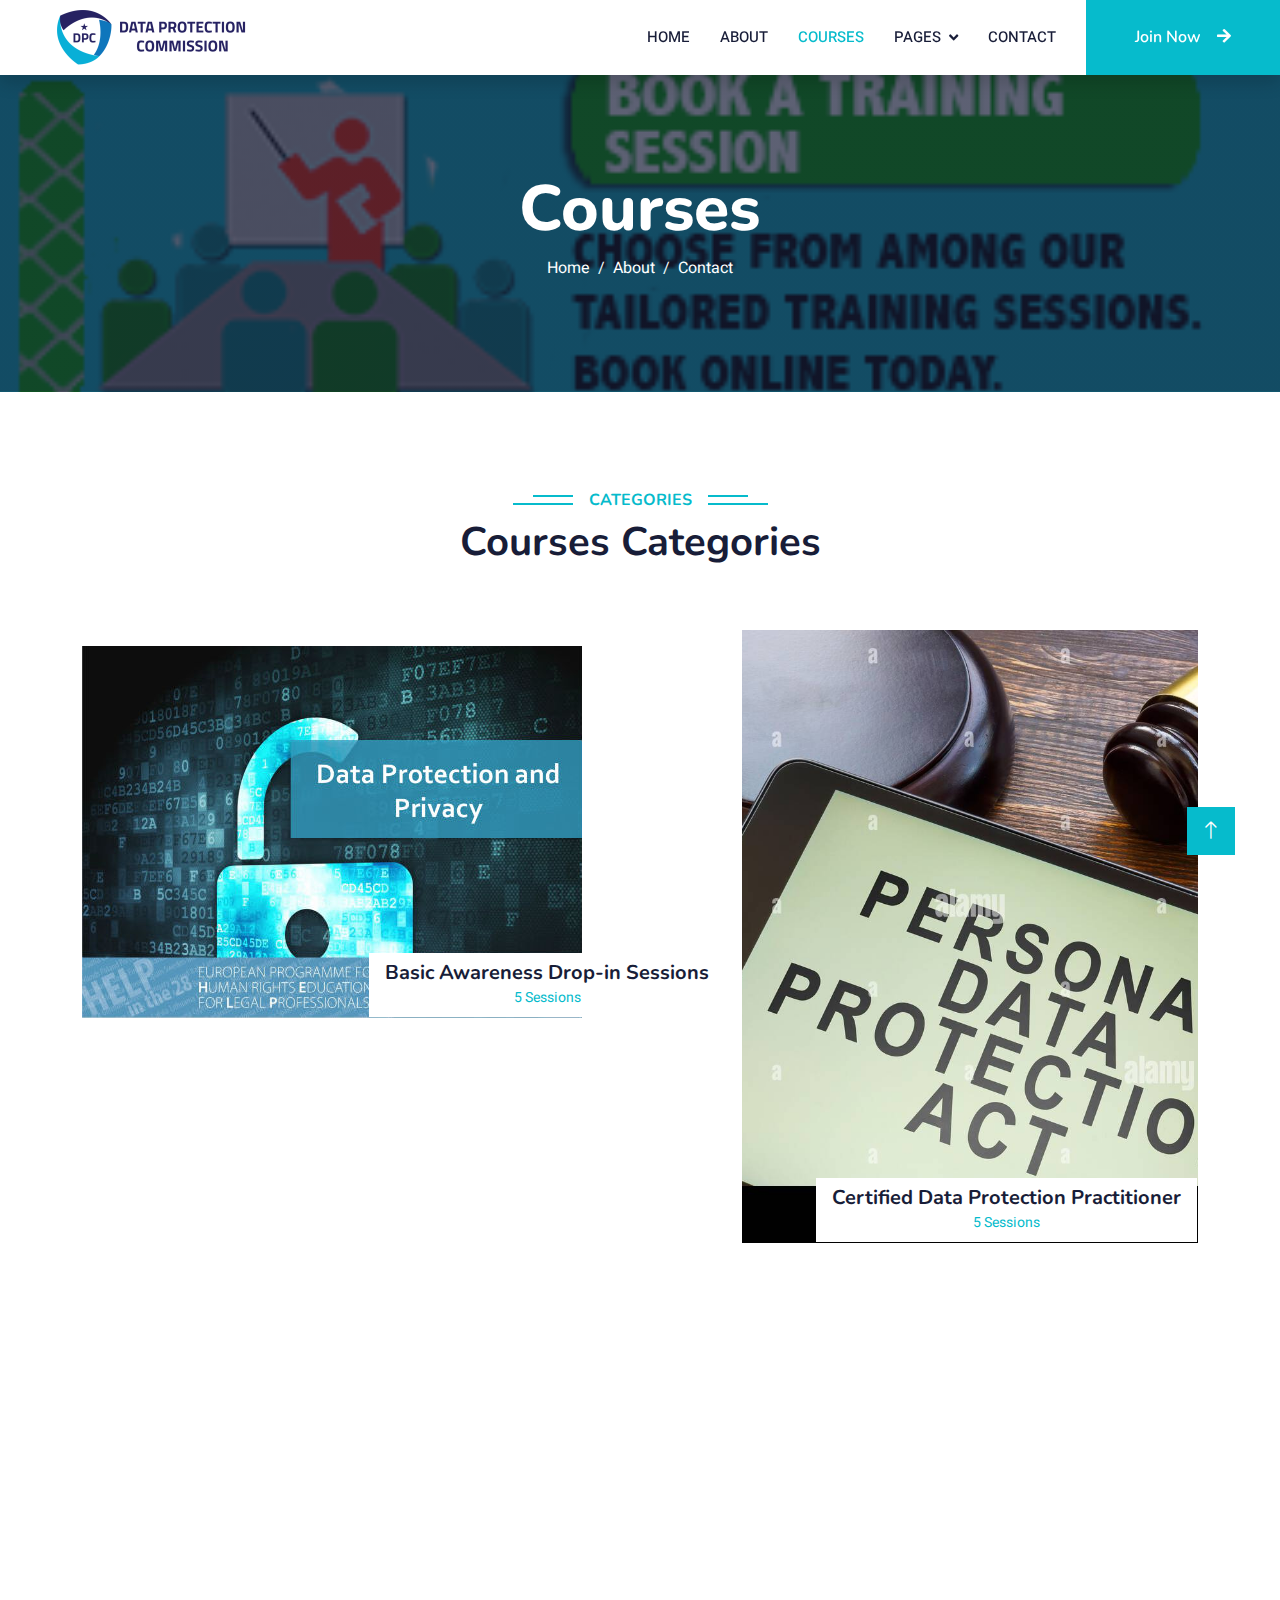
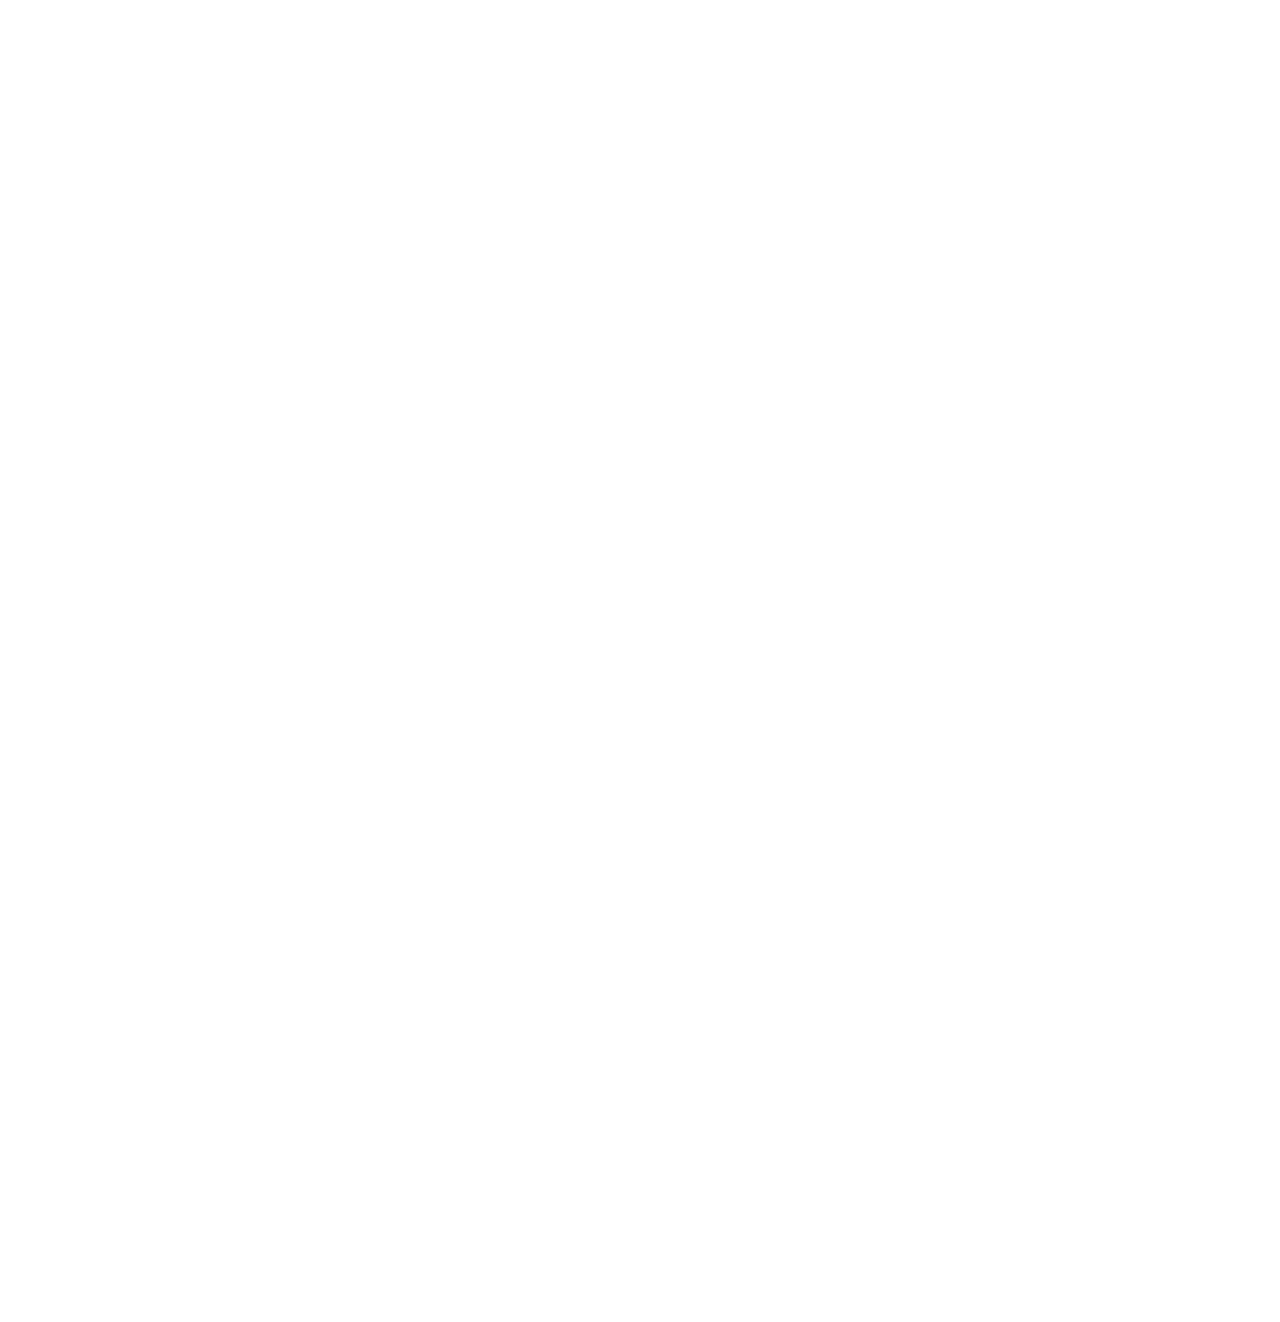
<file: app/courses.html>
<!DOCTYPE html>
<html lang="en">

<head>
    <meta charset="utf-8">
    <title>Data Protection Commission</title>
    <meta content="width=device-width, initial-scale=1.0" name="viewport">
    <meta content="" name="keywords">
    <meta content="" name="description">

    <!-- Favicon -->
    <link href="img/favicon.ico" rel="icon">

    <!-- Google Web Fonts -->
    <link rel="preconnect" href="https://fonts.googleapis.com">
    <link rel="preconnect" href="https://fonts.gstatic.com" crossorigin>
    <link href="https://fonts.googleapis.com/css2?family=Heebo:wght@400;500;600&family=Nunito:wght@600;700;800&display=swap" rel="stylesheet">

    <!-- Icon Font Stylesheet -->
    <link href="https://cdnjs.cloudflare.com/ajax/libs/font-awesome/5.10.0/css/all.min.css" rel="stylesheet">
    <link href="https://cdn.jsdelivr.net/npm/bootstrap-icons@1.4.1/font/bootstrap-icons.css" rel="stylesheet">

    <!-- Libraries Stylesheet -->
    <link href="lib/animate/animate.min.css" rel="stylesheet">
    <link href="lib/owlcarousel/assets/owl.carousel.min.css" rel="stylesheet">

    <!-- Customized Bootstrap Stylesheet -->
    <link href="css/bootstrap.min.css" rel="stylesheet">

    <!-- Template Stylesheet -->
    <link href="css/style.css" rel="stylesheet">
</head>

<body>
    <!-- Spinner Start -->
    <div id="spinner" class="show bg-white position-fixed translate-middle w-100 vh-100 top-50 start-50 d-flex align-items-center justify-content-center">
        <div class="spinner-border text-primary" style="width: 3rem; height: 3rem;" role="status">
            <span class="sr-only">Loading...</span>
        </div>
    </div>
    <!-- Spinner End -->


    <!-- Navbar Start -->
    <nav class="navbar navbar-expand-lg bg-white navbar-light shadow sticky-top p-0">
        <a href="index.html" class="navbar-brand d-flex align-items-center px-4 px-lg-5">
            <h2 class="m-0 text-primary"><img src="img/dpclogo1.png" alt="Logo" style="width:300px; height:auto;"></h2>
        </a>
        <button type="button" class="navbar-toggler me-4" data-bs-toggle="collapse" data-bs-target="#navbarCollapse">
            <span class="navbar-toggler-icon"></span>
        </button>
        <div class="collapse navbar-collapse" id="navbarCollapse">
            <div class="navbar-nav ms-auto p-4 p-lg-0">
                <a href="index.html" class="nav-item nav-link">Home</a>
                <a href="about.html" class="nav-item nav-link">About</a>
                <a href="courses.html" class="nav-item nav-link active">Courses</a>
                <div class="nav-item dropdown">
                    <a href="#" class="nav-link dropdown-toggle" data-bs-toggle="dropdown">Pages</a>
                    <div class="dropdown-menu fade-down m-0">
                        <a href="team.html" class="dropdown-item">The Board and Management</a>
                        <a href="testimonial.html" class="dropdown-item">Testimonial</a>
                        <a href="404.html" class="dropdown-item">404 Page</a>
                    </div>
                </div>
                <a href="contact.html" class="nav-item nav-link">Contact</a>
            </div>
            <a href="" class="btn btn-primary py-4 px-lg-5 d-none d-lg-block">Join Now<i class="fa fa-arrow-right ms-3"></i></a>
        </div>
    </nav>
    <!-- Navbar End -->


    <!-- Header Start -->
    <div class="container-fluid bg-primary py-5 mb-5 page-header-courses">
        <div class="container py-5">
            <div class="row justify-content-center">
                <div class="col-lg-10 text-center">
                    <h1 class="display-3 text-white animated slideInDown">Courses</h1>
                    <nav aria-label="breadcrumb">
                        <ol class="breadcrumb justify-content-center">
                            <li class="breadcrumb-item"><a class="text-white" href="index.html">Home</a></li>
                            <li class="breadcrumb-item"><a class="text-white" href="about.html">About</a></li>
                            <li class="breadcrumb-item"><a class="text-white" href="contact.html">Contact</li>
                        </ol>
                    </nav>
                </div>
            </div>
        </div>
    </div>
    <!-- Header End -->


    <!-- Categories Start -->
    <div class="container-xxl py-5 category">
        <div class="container">
            <div class="text-center wow fadeInUp" data-wow-delay="0.1s">
                <h6 class="section-title bg-white text-center text-primary px-3">Categories</h6>
                
                
                <h1 class="mb-5">Courses Categories</h1>
            </div>
            <div class="row g-3">
                <div class="col-lg-7 col-md-6">
                    <div class="row g-3">
                        <div class="col-lg-12 col-md-12 wow zoomIn" data-wow-delay="0.1s">
                            <a class="position-relative d-block overflow-hidden" href="">
                                <img class="img-fluid" src="img/dpc training 2.jpg" alt="">
                                <div class="bg-white text-center position-absolute bottom-0 end-0 py-2 px-3" style="margin: 1px;">
                                    <h5 class="m-0">Basic Awareness Drop-in Sessions</h5>
                                    <small class="text-primary">5 Sessions</small>
                                </div>
                            </a>
                        </div>
                        <div class="col-lg-6 col-md-12 wow zoomIn" data-wow-delay="0.3s">
                            <a class="position-relative d-block overflow-hidden" href="">
                                <img class="img-fluid" src="img/dpc training 1.jpg" alt="">
                                <div class="bg-white text-center position-absolute bottom-0 end-0 py-2 px-3" style="margin: 1px;">
                                    <h5 class="m-0">Bespoke Training</h5>
                                    <small class="text-primary">5 Sessions</small>
                                </div>
                            </a>
                        </div>
                        <div class="col-lg-6 col-md-12 wow zoomIn" data-wow-delay="0.5s">
                            <a class="position-relative d-block overflow-hidden" href="">
                                <img class="img-fluid" src="img/dpc training 4.jpg" alt="">
                                <div class="bg-white text-center position-absolute bottom-0 end-0 py-2 px-3" style="margin: 1px;">
                                    <h5 class="m-0">Video Editing</h5>
                                    <small class="text-primary">5 Sessions</small>
                                </div>
                            </a>
                        </div>
                    </div>
                </div>
                <div class="col-lg-5 col-md-6 wow zoomIn" data-wow-delay="0.7s" style="min-height: 350px;">
                    <a class="position-relative d-block h-100 overflow-hidden" href="">
                        <img class="img-fluid position-absolute w-100 h-100" src="img/dpc training 5.jpg" alt="" style="object-fit: cover;">
                        <div class="bg-white text-center position-absolute bottom-0 end-0 py-2 px-3" style="margin:  1px;">
                            <h5 class="m-0">Certified Data Protection Practitioner</h5>
                            <small class="text-primary">5 Sessions</small>
                        </div>
                    </a>
                </div>
            </div>
        </div>
    </div>
    <!-- Categories Start -->


    <!-- Courses Start -->
    <div class="container-xxl py-5">
        <div class="container">
            <div class="text-center wow fadeInUp" data-wow-delay="0.1s">
                <h6 class="section-title bg-white text-center text-primary px-3">Courses</h6>
                <h1 class="mb-5">Popular Courses</h1>
            </div>
            <div class="row g-4 justify-content-center">
                <div class="col-lg-4 col-md-6 wow fadeInUp" data-wow-delay="0.1s">
                    <div class="course-item bg-light">
                        <div class="position-relative overflow-hidden">
                           
                            <iframe class="embed-responsive-item" src="https://www.youtube.com/embed/VIDEO_ID_3" allowfullscreen></iframe>
                            <div class="w-100 d-flex justify-content-center position-absolute bottom-0 start-0 mb-4">
                                
                               
                            </div>
                        </div>
                        <div class="text-center p-4 pb-0">
                           
                           
                            <h5 class="mb-4">Sector Meetings</h5>
                        </div>
                        
                    </div>
                </div>
                <div class="col-lg-4 col-md-6 wow fadeInUp" data-wow-delay="0.3s">
                    <div class="course-item bg-light">
                        <div class="position-relative overflow-hidden">
                            
                            <iframe class="embed-responsive-item" src="https://www.youtube.com/embed/VIDEO_ID_3" allowfullscreen></iframe>
                        </div>
                        <div class="text-center p-4 pb-0">
                            
                            <h5 class="mb-4">Non Proffession Awareness Training</h5>
                        </div>
                        
                    </div>
                </div>
                <div class="col-lg-4 col-md-6 wow fadeInUp" data-wow-delay="0.5s">
                    <div class="course-item bg-light">
                        <div class="position-relative overflow-hidden">
                            
                            <iframe class="img-fluid" src="https://www.youtube.com/embed/VIDEO_ID_3" allowfullscreen></iframe>
                          
                        </div>
                       
                            <h5 class="mb-4">Workshops</h5>
                        </div>
                       
                    </div>
                </div>
            </div>
        </div>
    </div>
    <!-- Courses End -->


    <!-- Testimonial Start -->
    <div class="container-xxl py-5 wow fadeInUp" data-wow-delay="0.1s">
        <div class="container">
            <div class="text-center">
                <h6 class="section-title bg-white text-center text-primary px-3">Testimonial</h6>
                <h1 class="mb-5">Client Feedback!</h1>
            </div>
            <div class="owl-carousel testimonial-carousel position-relative">
                <div class="testimonial-item text-center">
                    <img class="border rounded-circle p-2 mx-auto mb-3" src="img/tt1.jpg" style="width: 80px; height: 80px;">
                    <h5 class="mb-0">Ama K.</h5>
                    <p>IT Manager</p>
                    <div class="testimonial-text bg-light text-center p-4">
                    <p class="mb-0">Partnering with Data Protection Commission has significantly enhanced our data security. We now operate with confidence, knowing our sensitive information is protected</p>
                    </div>
                </div>
                <div class="testimonial-item text-center">
                    <img class="border rounded-circle p-2 mx-auto mb-3" src="img/t1.jpg" style="width: 80px; height: 80px;">
                    <h5 class="mb-0">Ashbel Z.</h5>
                    <p>Compliance Specialist</p>
                    <div class="testimonial-text bg-light text-center p-4">
                    <p class="mb-0">Thanks to Data Protection Commission , we have peace of mind knowing our clients' data is secure. Their solutions are reliable and effective</p>
                    </div>
                </div>
                <div class="testimonial-item text-center">
                    <img class="border rounded-circle p-2 mx-auto mb-3" src="img/t4.jpg" style="width: 80px; height: 80px;">
                    <h5 class="mb-0">Perpetual Amenyo</h5>
                    <p>Operations Manager</p>
                    <div class="testimonial-text bg-light text-center p-4">
                    <p class="mb-0">With Data Protection Commission, we’ve transformed our data management approach. Their proactive support has been invaluable.</p>
                    </div>
                </div>
                <div class="testimonial-item text-center">
                    <img class="border rounded-circle p-2 mx-auto mb-3" src="img/tt2.jpg" style="width: 80px; height: 80px;">
                    <h5 class="mb-0">— Nana A.</h5>
                    <p> Business Owner</p>
                    <div class="testimonial-text bg-light text-center p-4">
                    <p class="mb-0">Data security was a major concern for us, but Data Protection Commission provided the assurance we needed. Their services are top-notch."
                        </p>
                    </div>
                </div>
            </div>
        </div>
    </div>
    <!-- Testimonial End -->
        
        

    <!-- Footer Start -->
   <div class="container-fluid bg-dark text-light footer pt-5 mt-5 wow fadeIn" data-wow-delay="0.1s">
        <div class="container py-5">
            <div class="row g-5">
                <div class="col-lg-3 col-md-6">
                    <h4 class="text-white mb-3">Quick Link</h4>
                    <a class="btn btn-link" href="contact.html">Contact Us</a>
                    <a class="btn btn-link" href="https://www.dataprotection.org.gh/privacy-policy">Privacy Policy</a>
                    <a class="btn btn-link" href="https://www.dataprotection.org.gh/data-protection/faq">FAQs & Help</a>
                </div>
                <div class="col-lg-3 col-md-6">
                    <h4 class="text-white mb-3">Contact</h4>
                    <p class="mb-2"><i class="fa fa-map-marker-alt me-3"></i>East Legon, Paw Paw Street, GPS:    GA-414-1469, P.O. Box CT 7195, Accra</p>
                    <p class="mb-2"><i class="fa fa-phone-alt me-3"></i>+233 (0)25 630 1533</p>
                    <p class="mb-2"><i class="fa fa-envelope me-3"></i>info@dataprotectionagency.org.gh</p>
                    <div class="d-flex pt-2">
                        <a class="btn btn-outline-light btn-social" href="https://twitter.com/home?lang=en"><i class="fab fa-twitter"></i></a>
                        <a class="btn btn-outline-light btn-social" href="https://www.facebook.com/DPCGhana"><i class="fab fa-facebook-f"></i></a>
                        <a class="btn btn-outline-light btn-social" href="https://studio.youtube.com/channel/UCmab74k50-kPD2PRX_9gDVA/videos/upload?filter=%5B%5D&sort=%7B%22columnType%22%3A%22date%22%2C%22sortOrder%22%3A%22DESCENDING%22%7D"><i class="fab fa-youtube"></i></a>
                    </div>
                </div>
                <div class="col-lg-3 col-md-6">
                    <h4 class="text-white mb-3">Gallery</h4>
                    <div class="row g-2 pt-2">
                        <div class="col-4">
                            <img class="img-fluid bg-light p-1" src="img/imm1.jpg" alt="">
                        </div>
                        <div class="col-4">
                            <img class="img-fluid bg-light p-1" src="img/imm2.jpg" alt="">
                        </div>
                        <div class="col-4">
                            <img class="img-fluid bg-light p-1" src="img/imm3.jpg" alt="">
                        </div>
                        <div class="col-4">
                            <img class="img-fluid bg-light p-1" src="img/imm4.jpg" alt="">
                        </div>
                        <div class="col-4">
                            <img class="img-fluid bg-light p-1" src="img/imm5.jpg" alt="">
                        </div>
                        <div class="col-4">
                            <img class="img-fluid bg-light p-1" src="img/imm6.jpg" alt="">
                        </div>
                    </div>
                </div>
                <div class="col-lg-3 col-md-6">
                    <h4 class="text-white mb-3">Newsletter</h4>
                    <p>Get the latest news about our Organisation</p>
                    <div class="position-relative mx-auto" style="max-width: 400px;">
                        <input class="form-control border-0 w-100 py-3 ps-4 pe-5" type="text" placeholder="Your email">
                        <button type="button" class="btn btn-primary py-2 position-absolute top-0 end-0 mt-2 me-2">SignUp</button>
                    </div>
                </div>
            </div>
        </div>
        <div class="container">
            <div class="copyright">
                <div class="row">
                    <div class="col-md-6 text-center text-md-start mb-3 mb-md-0">
                        &copy; <a class="border-bottom" href="#">Data Protecion Agency</a>, All Right Reserved.

                        <!--/*** This template is free as long as you keep the footer author’s credit link/attribution link/backlink. If you'd like to use the template without the footer author’s credit link/attribution link/backlink, you can purchase the Credit Removal License from "https://htmlcodex.com/credit-removal". Thank you for your support. ***/-->
                        Designed By <a class="border-bottom" href="https://htmlcodex.com">HTML Codex</a><br><br>
                        Distributed By <a class="border-bottom" href="https://themewagon.com">ThemeWagon</a>
                    </div>
                    <div class="col-md-6 text-center text-md-end">
                        <div class="footer-menu">
                            <a href="index.html">Home</a>
                            <a href="">Cookies</a>
                            <a href="">Help</a>
                            <a href="https://www.dataprotection.org.gh/data-protection/faq">FQAs</a>
                        </div>
                    </div>
                </div>
            </div>
        </div>
    </div>
 <!-- Footer End -->


    <!-- Back to Top -->
    <a href="#" class="btn btn-lg btn-primary btn-lg-square back-to-top"><i class="bi bi-arrow-up"></i></a>


    <!-- JavaScript Libraries -->
    <script src="https://code.jquery.com/jquery-3.4.1.min.js"></script>
    <script src="https://cdn.jsdelivr.net/npm/bootstrap@5.0.0/dist/js/bootstrap.bundle.min.js"></script>
    <script src="lib/wow/wow.min.js"></script>
    <script src="lib/easing/easing.min.js"></script>
    <script src="lib/waypoints/waypoints.min.js"></script>
    <script src="lib/owlcarousel/owl.carousel.min.js"></script>

    <!-- Template Javascript -->
    <script src="js/main.js"></script>
</body>

</html>
</file>
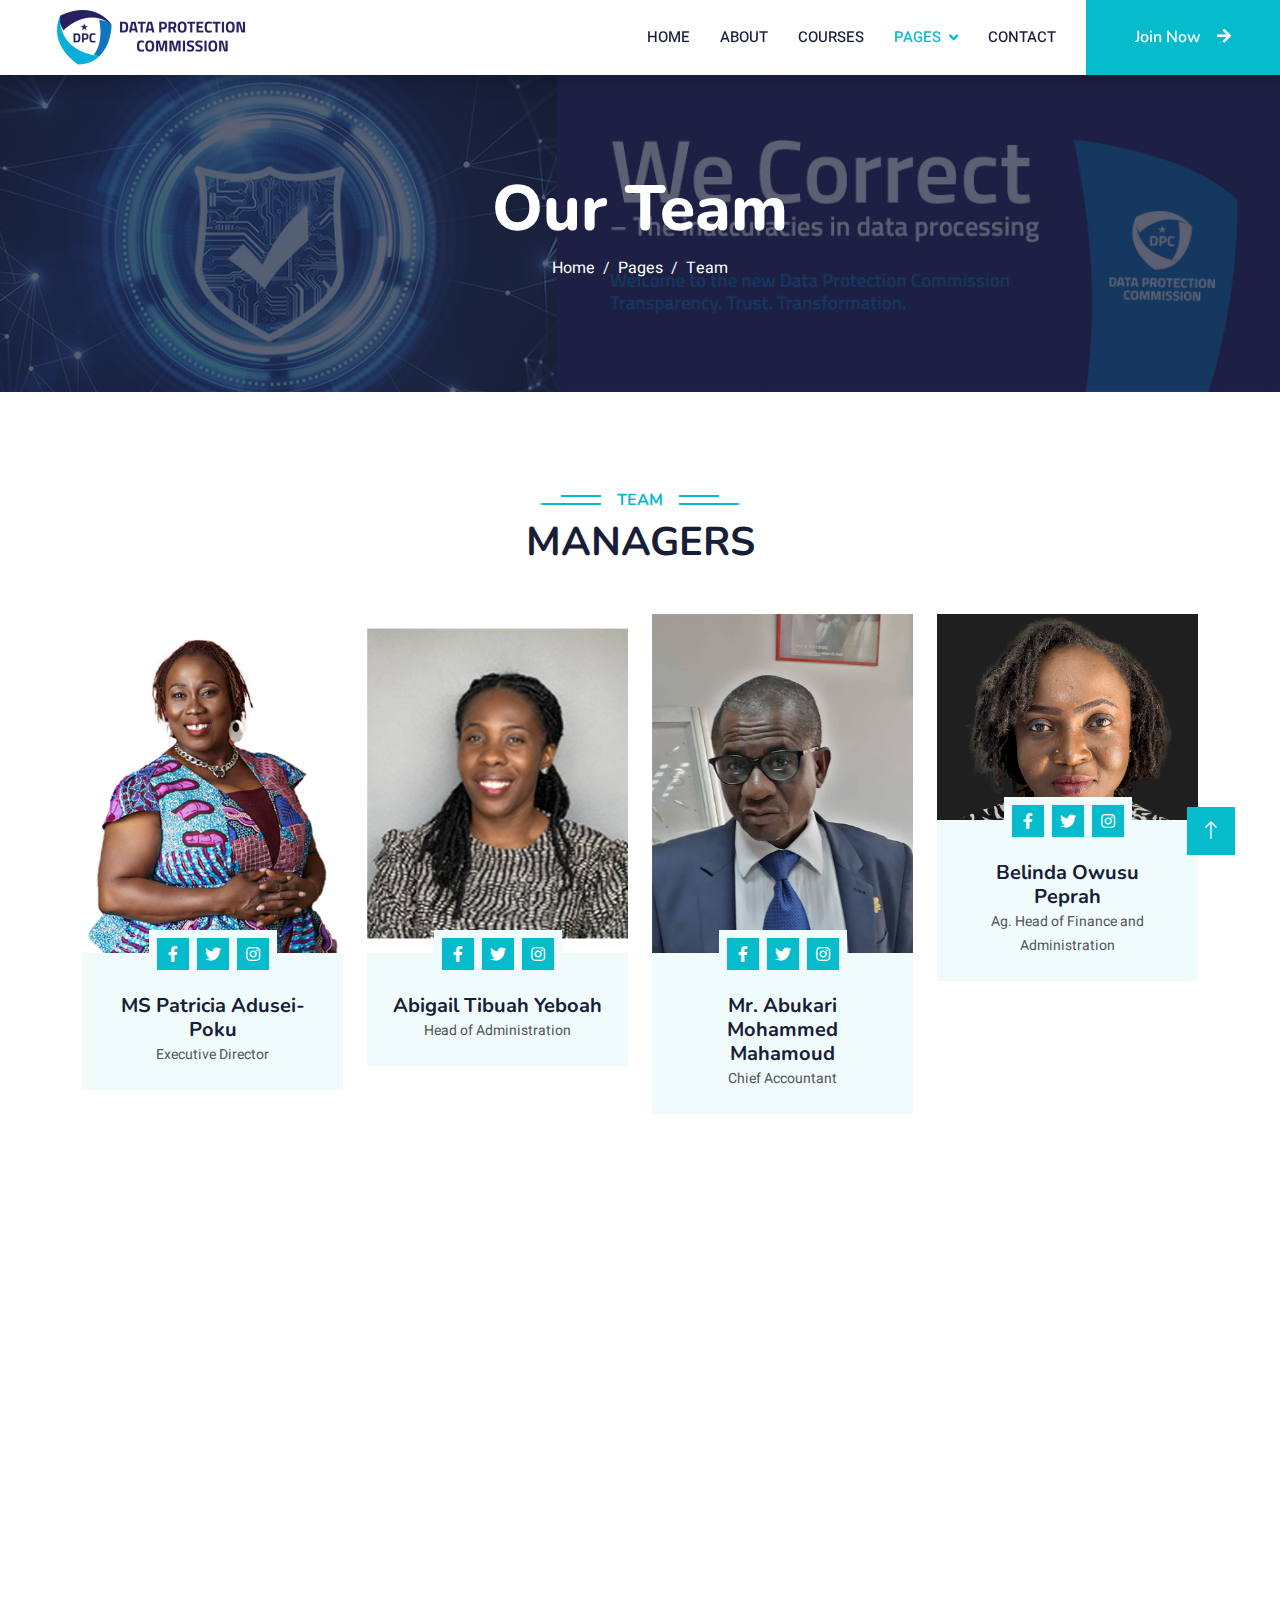
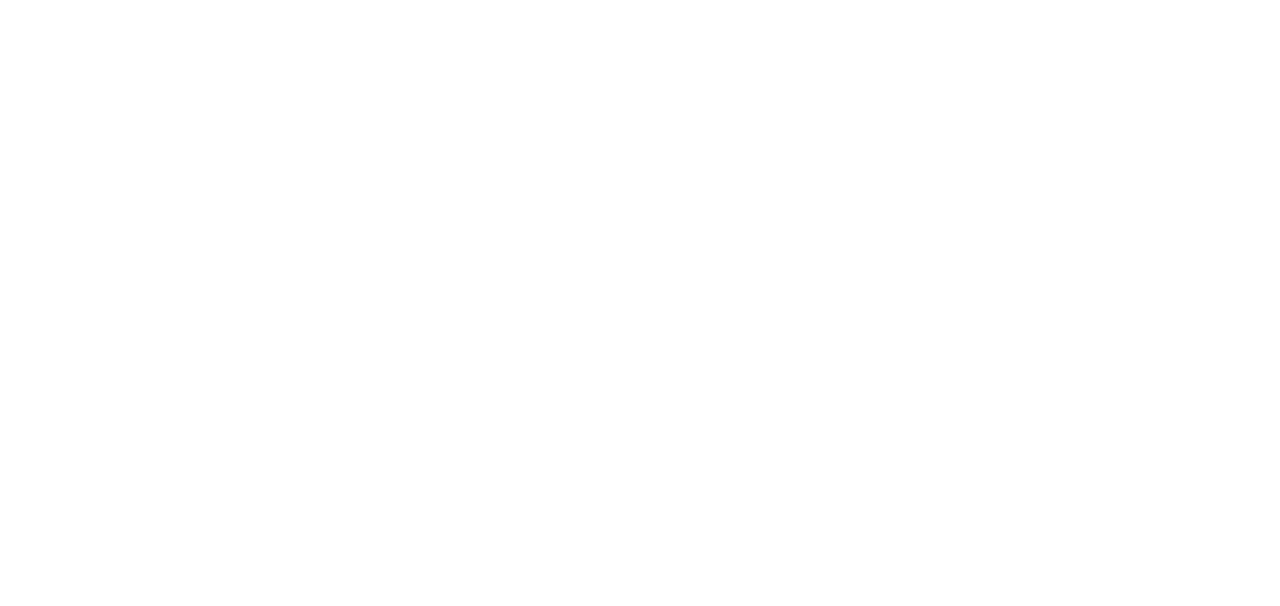
<file: app/team.html>
<!DOCTYPE html>
<html lang="en">

<head>
    <meta charset="utf-8">
    <title>Data Protection Commission</title>
    <meta content="width=device-width, initial-scale=1.0" name="viewport">
    <meta content="" name="keywords">
    <meta content="" name="description">

    <!-- Favicon -->
    <link href="img/favicon.ico" rel="icon">

    <!-- Google Web Fonts -->
    <link rel="preconnect" href="https://fonts.googleapis.com">
    <link rel="preconnect" href="https://fonts.gstatic.com" crossorigin>
    <link href="https://fonts.googleapis.com/css2?family=Heebo:wght@400;500;600&family=Nunito:wght@600;700;800&display=swap" rel="stylesheet">

    <!-- Icon Font Stylesheet -->
    <link href="https://cdnjs.cloudflare.com/ajax/libs/font-awesome/5.10.0/css/all.min.css" rel="stylesheet">
    <link href="https://cdn.jsdelivr.net/npm/bootstrap-icons@1.4.1/font/bootstrap-icons.css" rel="stylesheet">

    <!-- Libraries Stylesheet -->
    <link href="lib/animate/animate.min.css" rel="stylesheet">
    <link href="lib/owlcarousel/assets/owl.carousel.min.css" rel="stylesheet">

    <!-- Customized Bootstrap Stylesheet -->
    <link href="css/bootstrap.min.css" rel="stylesheet">

    <!-- Template Stylesheet -->
    <link href="css/style.css" rel="stylesheet">
</head>

<body>
    <!-- Spinner Start -->
    <div id="spinner" class="show bg-white position-fixed translate-middle w-100 vh-100 top-50 start-50 d-flex align-items-center justify-content-center">
        <div class="spinner-border text-primary" style="width: 3rem; height: 3rem;" role="status">
            <span class="sr-only">Loading...</span>
        </div>
    </div>
    <!-- Spinner End -->


    <!-- Navbar Start -->
    <nav class="navbar navbar-expand-lg bg-white navbar-light shadow sticky-top p-0">
        <a href="index.html" class="navbar-brand d-flex align-items-center px-4 px-lg-5">
            <h2 class="m-0 text-primary"><img src="img/dpclogo1.png" alt="Logo" style="width:300px; height:auto;"></h2>
        </a>
        <button type="button" class="navbar-toggler me-4" data-bs-toggle="collapse" data-bs-target="#navbarCollapse">
            <span class="navbar-toggler-icon"></span>
        </button>
        <div class="collapse navbar-collapse" id="navbarCollapse">
            <div class="navbar-nav ms-auto p-4 p-lg-0">
                <a href="index.html" class="nav-item nav-link">Home</a>
                <a href="about.html" class="nav-item nav-link">About</a>
                <a href="courses.html" class="nav-item nav-link">Courses</a>
                <div class="nav-item dropdown">
                    <a href="#" class="nav-link dropdown-toggle active" data-bs-toggle="dropdown">Pages</a>
                    <div class="dropdown-menu fade-down m-0">
                        <a href="team.html" class="dropdown-item active">Our Team</a>
                        <a href="testimonial.html" class="dropdown-item">Testimonial</a>
                        <a href="404.html" class="dropdown-item">404 Page</a>
                    </div>
                </div>
                <a href="contact.html" class="nav-item nav-link">Contact</a>
            </div>
            <a href="" class="btn btn-primary py-4 px-lg-5 d-none d-lg-block">Join Now<i class="fa fa-arrow-right ms-3"></i></a>
        </div>
    </nav>
    <!-- Navbar End -->


    <!-- Header Start -->
    <div class="container-fluid bg-primary py-5 mb-5 page-header">
        <div class="container py-5">
            <div class="row justify-content-center">
                <div class="col-lg-10 text-center">
                    <h1 class="display-3 text-white animated slideInDown">Our Team</h1>
                    <nav aria-label="breadcrumb">
                        <ol class="breadcrumb justify-content-center">
                            <li class="breadcrumb-item"><a class="text-white" href="#">Home</a></li>
                            <li class="breadcrumb-item"><a class="text-white" href="#">Pages</a></li>
                            <li class="breadcrumb-item text-white active" aria-current="page">Team</li>
                        </ol>
                    </nav>
                </div>
            </div>
        </div>
    </div>
    <!-- Header End -->


    <!-- Team Start -->
    <div class="container-xxl py-5">
        <div class="container">
            <div class="text-center wow fadeInUp" data-wow-delay="0.1s">
                <h6 class="section-title bg-white text-center text-primary px-3">Team</h6>
                <h1 class="mb-5">MANAGERS</h1>
            </div>
            <div class="row g-4">
                <div class="col-lg-3 col-md-6 wow fadeInUp" data-wow-delay="0.1s">
                    <div class="team-item bg-light">
                        <div class="overflow-hidden">
                            <img class="img-fluid" src="img/img1.png" alt="">
                        </div>
                        <div class="position-relative d-flex justify-content-center" style="margin-top: -23px;">
                            <div class="bg-light d-flex justify-content-center pt-2 px-1">
                                <a class="btn btn-sm-square btn-primary mx-1" href=""><i class="fab fa-facebook-f"></i></a>
                                <a class="btn btn-sm-square btn-primary mx-1" href=""><i class="fab fa-twitter"></i></a>
                                <a class="btn btn-sm-square btn-primary mx-1" href=""><i class="fab fa-instagram"></i></a>
                            </div>
                        </div>
                        <div class="text-center p-4">
                            <h5 class="mb-0">MS Patricia Adusei-Poku</h5>
                            <small>Executive Director</small>
                        </div>
                    </div>
                </div>
                <div class="col-lg-3 col-md-6 wow fadeInUp" data-wow-delay="0.3s">
                    <div class="team-item bg-light">
                        <div class="overflow-hidden">
                            <img class="img-fluid" src="img/img2.png" alt="">
                        </div>
                        <div class="position-relative d-flex justify-content-center" style="margin-top: -23px;">
                            <div class="bg-light d-flex justify-content-center pt-2 px-1">
                                <a class="btn btn-sm-square btn-primary mx-1" href=""><i class="fab fa-facebook-f"></i></a>
                                <a class="btn btn-sm-square btn-primary mx-1" href=""><i class="fab fa-twitter"></i></a>
                                <a class="btn btn-sm-square btn-primary mx-1" href=""><i class="fab fa-instagram"></i></a>
                            </div>
                        </div>
                        <div class="text-center p-4">
                            <h5 class="mb-0">Abigail Tibuah Yeboah</h5>
                            <small>Head of Administration</small>
                        </div>
                    </div>
                </div>
                <div class="col-lg-3 col-md-6 wow fadeInUp" data-wow-delay="0.5s">
                    <div class="team-item bg-light">
                        <div class="overflow-hidden">
                            <img class="img-fluid" src="img/img4.png" alt="">
                        </div>
                        <div class="position-relative d-flex justify-content-center" style="margin-top: -23px;">
                            <div class="bg-light d-flex justify-content-center pt-2 px-1">
                                <a class="btn btn-sm-square btn-primary mx-1" href=""><i class="fab fa-facebook-f"></i></a>
                                <a class="btn btn-sm-square btn-primary mx-1" href=""><i class="fab fa-twitter"></i></a>
                                <a class="btn btn-sm-square btn-primary mx-1" href=""><i class="fab fa-instagram"></i></a>
                            </div>
                        </div>
                        <div class="text-center p-4">
                            <h5 class="mb-0">Mr. Abukari Mohammed Mahamoud</h5>
                            <small>Chief Accountant</small>
                        </div>
                    </div>
                </div>
                <div class="col-lg-3 col-md-6 wow fadeInUp" data-wow-delay="0.7s">
                    <div class="team-item bg-light">
                        <div class="overflow-hidden">
                            <img class="img-fluid" src="img/img3.png" alt="">
                        </div>
                        <div class="position-relative d-flex justify-content-center" style="margin-top: -23px;">
                            <div class="bg-light d-flex justify-content-center pt-2 px-1">
                                <a class="btn btn-sm-square btn-primary mx-1" href=""><i class="fab fa-facebook-f"></i></a>
                                <a class="btn btn-sm-square btn-primary mx-1" href=""><i class="fab fa-twitter"></i></a>
                                <a class="btn btn-sm-square btn-primary mx-1" href=""><i class="fab fa-instagram"></i></a>
                            </div>
                        </div>
                        <div class="text-center p-4">
                            <h5 class="mb-0">Belinda Owusu Peprah</h5>
                            <small>Ag. Head of Finance and Administration
                            </small>
                        </div>
                    </div>
                </div>
                <div class="col-lg-3 col-md-6 wow fadeInUp" data-wow-delay="0.1s">
                    <div class="team-item bg-light">
                        <div class="overflow-hidden">
                            <img class="img-fluid" src="img/img5.png" alt="">
                        </div>
                        <div class="position-relative d-flex justify-content-center" style="margin-top: -23px;">
                            <div class="bg-light d-flex justify-content-center pt-2 px-1">
                                <a class="btn btn-sm-square btn-primary mx-1" href=""><i class="fab fa-facebook-f"></i></a>
                                <a class="btn btn-sm-square btn-primary mx-1" href=""><i class="fab fa-twitter"></i></a>
                                <a class="btn btn-sm-square btn-primary mx-1" href=""><i class="fab fa-instagram"></i></a>
                            </div>
                        </div>
                        <div class="text-center p-4">
                            <h5 class="mb-0">Hilda Odua Sowah</h5>
                            <small>Head of Accreditation and Certification
                            </small>
                        </div>
                    </div>
                </div>
                <div class="col-lg-3 col-md-6 wow fadeInUp" data-wow-delay="0.3s">
                    <div class="team-item bg-light">
                        <div class="overflow-hidden">
                            <img class="img-fluid" src="img/img6.png" alt="">
                        </div>
                        <div class="position-relative d-flex justify-content-center" style="margin-top: -23px;">
                            <div class="bg-light d-flex justify-content-center pt-2 px-1">
                                <a class="btn btn-sm-square btn-primary mx-1" href=""><i class="fab fa-facebook-f"></i></a>
                                <a class="btn btn-sm-square btn-primary mx-1" href=""><i class="fab fa-twitter"></i></a>
                                <a class="btn btn-sm-square btn-primary mx-1" href=""><i class="fab fa-instagram"></i></a>
                            </div>
                        </div>
                        <div class="text-center p-4">
                            <h5 class="mb-0">Annamaria Bismarck Nyame</h5>
                            <small>Corporate Affairs and Public Relations Officer</small>
                        </div>
                    </div>
                </div>
                <div class="col-lg-3 col-md-6 wow fadeInUp" data-wow-delay="0.5s">
                    <div class="team-item bg-light">
                        <div class="overflow-hidden">
                            <img class="img-fluid" src="img/img7.png" alt="">
                        </div>
                        <div class="position-relative d-flex justify-content-center" style="margin-top: -23px;">
                            <div class="bg-light d-flex justify-content-center pt-2 px-1">
                                <a class="btn btn-sm-square btn-primary mx-1" href=""><i class="fab fa-facebook-f"></i></a>
                                <a class="btn btn-sm-square btn-primary mx-1" href=""><i class="fab fa-twitter"></i></a>
                                <a class="btn btn-sm-square btn-primary mx-1" href=""><i class="fab fa-instagram"></i></a>
                            </div>
                        </div>
                        <div class="text-center p-4">
                            <h5 class="mb-0">Mr. Akrobotu Quintin</h5>
                            <small>Director Regulatory and Compliance
                            </small>
                        </div>
                    </div>
                </div>
                <div class="col-lg-3 col-md-6 wow fadeInUp" data-wow-delay="0.7s">
                    <div class="team-item bg-light">
                        <div class="overflow-hidden">
                            <img class="img-fluid" src="img/img8.png" alt="">
                        </div>
                        <div class="position-relative d-flex justify-content-center" style="margin-top: -23px;">
                            <div class="bg-light d-flex justify-content-center pt-2 px-1">
                                <a class="btn btn-sm-square btn-primary mx-1" href=""><i class="fab fa-facebook-f"></i></a>
                                <a class="btn btn-sm-square btn-primary mx-1" href=""><i class="fab fa-twitter"></i></a>
                                <a class="btn btn-sm-square btn-primary mx-1" href=""><i class="fab fa-instagram"></i></a>
                            </div>
                        </div>
                        <div class="text-center p-4">
                            <h5 class="mb-0">Janet Baaba Donkor</h5>
                            <small>Customer Services Officer</small>
                        </div>
                    </div>
                </div>
            </div>
        </div>
    </div>
    <!-- Team End -->
        

    <!-- Footer Start -->
    <div class="container-fluid bg-dark text-light footer pt-5 mt-5 wow fadeIn" data-wow-delay="0.1s">
        <div class="container py-5">
            <div class="row g-5">
                <div class="col-lg-3 col-md-6">
                    <h4 class="text-white mb-3">Quick Link</h4>
                    <a class="btn btn-link" href="">About Us</a>
                    <a class="btn btn-link" href="">Contact Us</a>
                    <a class="btn btn-link" href="">Privacy Policy</a>
                    <a class="btn btn-link" href="">Terms & Condition</a>
                    <a class="btn btn-link" href="">FAQs & Help</a>
                </div>
                <div class="col-lg-3 col-md-6">
                    <h4 class="text-white mb-3">Contact</h4>
                    <p class="mb-2"><i class="fa fa-map-marker-alt me-3"></i>East Legon, Paw Paw Street,     GPS: GA-414-1469, P.O.Box CT7195, Accra</p>
                    <p class="mb-2"><i class="fa fa-phone-alt me-3"></i>+233-(0)256301533</p>
                    <p class="mb-2"><i class="fa fa-envelope me-3"></i>info@dataprotection.org.gh</p>
                    <div class="d-flex pt-2">
                        <a class="btn btn-outline-light btn-social" href=""><i class="fab fa-twitter"></i></a>
                        <a class="btn btn-outline-light btn-social" href=""><i class="fab fa-facebook-f"></i></a>
                        <a class="btn btn-outline-light btn-social" href=""><i class="fab fa-youtube"></i></a>
                        <a class="btn btn-outline-light btn-social" href=""><i class="fab fa-linkedin-in"></i></a>
                    </div>
                </div>
                <div class="col-lg-3 col-md-6">
                    <h4 class="text-white mb-3">Gallery</h4>
                    <div class="row g-2 pt-2">
                        <div class="col-4">
                            <img class="img-fluid bg-light p-1" src="img/imm1.jpg" alt="">
                        </div>
                        <div class="col-4">
                            <img class="img-fluid bg-light p-1" src="img/imm2.jpg" alt="">
                        </div>
                        <div class="col-4">
                            <img class="img-fluid bg-light p-1" src="img/imm3.jpg" alt="">
                        </div>
                        <div class="col-4">
                            <img class="img-fluid bg-light p-1" src="img/imm4.jpg" alt="">
                        </div>
                        <div class="col-4">
                            <img class="img-fluid bg-light p-1" src="img/imm5.jpg" alt="">
                        </div>
                        <div class="col-4">
                            <img class="img-fluid bg-light p-1" src="img/imm6.jpg" alt="">
                        </div>
                    </div>
                </div>
                <div class="col-lg-3 col-md-6">
                    <h4 class="text-white mb-3">Newsletter</h4>
                    <p>Sign up with your email to stay updated on best practices and news in data protection</p>
                    <div class="position-relative mx-auto" style="max-width: 400px;">
                        <input class="form-control border-0 w-100 py-3 ps-4 pe-5" type="text" placeholder="Your email">
                        <button type="button" class="btn btn-primary py-2 position-absolute top-0 end-0 mt-2 me-2">SignUp</button>
                    </div>
                </div>
            </div>
        </div>
        <div class="container">
            <div class="copyright">
                <div class="row">
                    <div class="col-md-6 text-center text-md-start mb-3 mb-md-0">
                        &copy; <a class="border-bottom" href="#"> Data Protection Commission</a>, All Right Reserved.

                        <!--/*** This template is free as long as you keep the footer author’s credit link/attribution link/backlink. If you'd like to use the template without the footer author’s credit link/attribution link/backlink, you can purchase the Credit Removal License from "https://htmlcodex.com/credit-removal". Thank you for your support. ***/-->
                      <a class="border-bottom" href="https://htmlcodex.com"></a><br><br>
                       <a class="border-bottom" href="https://themewagon.com"></a>
                    </div>
                    <div class="col-md-6 text-center text-md-end">
                        <div class="footer-menu">
                            <a href="">Home</a>
                            <a href="">Cookies</a>
                            <a href="">Help</a>
                            <a href="">FQAs</a>
                        </div>
                    </div>
                </div>
            </div>
        </div>
    </div>
    <!-- Footer End -->


    <!-- Back to Top -->
    <a href="#" class="btn btn-lg btn-primary btn-lg-square back-to-top"><i class="bi bi-arrow-up"></i></a>


    <!-- JavaScript Libraries -->
    <script src="https://code.jquery.com/jquery-3.4.1.min.js"></script>
    <script src="https://cdn.jsdelivr.net/npm/bootstrap@5.0.0/dist/js/bootstrap.bundle.min.js"></script>
    <script src="lib/wow/wow.min.js"></script>
    <script src="lib/easing/easing.min.js"></script>
    <script src="lib/waypoints/waypoints.min.js"></script>
    <script src="lib/owlcarousel/owl.carousel.min.js"></script>

    <!-- Template Javascript -->
    <script src="js/main.js"></script>
</body>

</html>
</file>
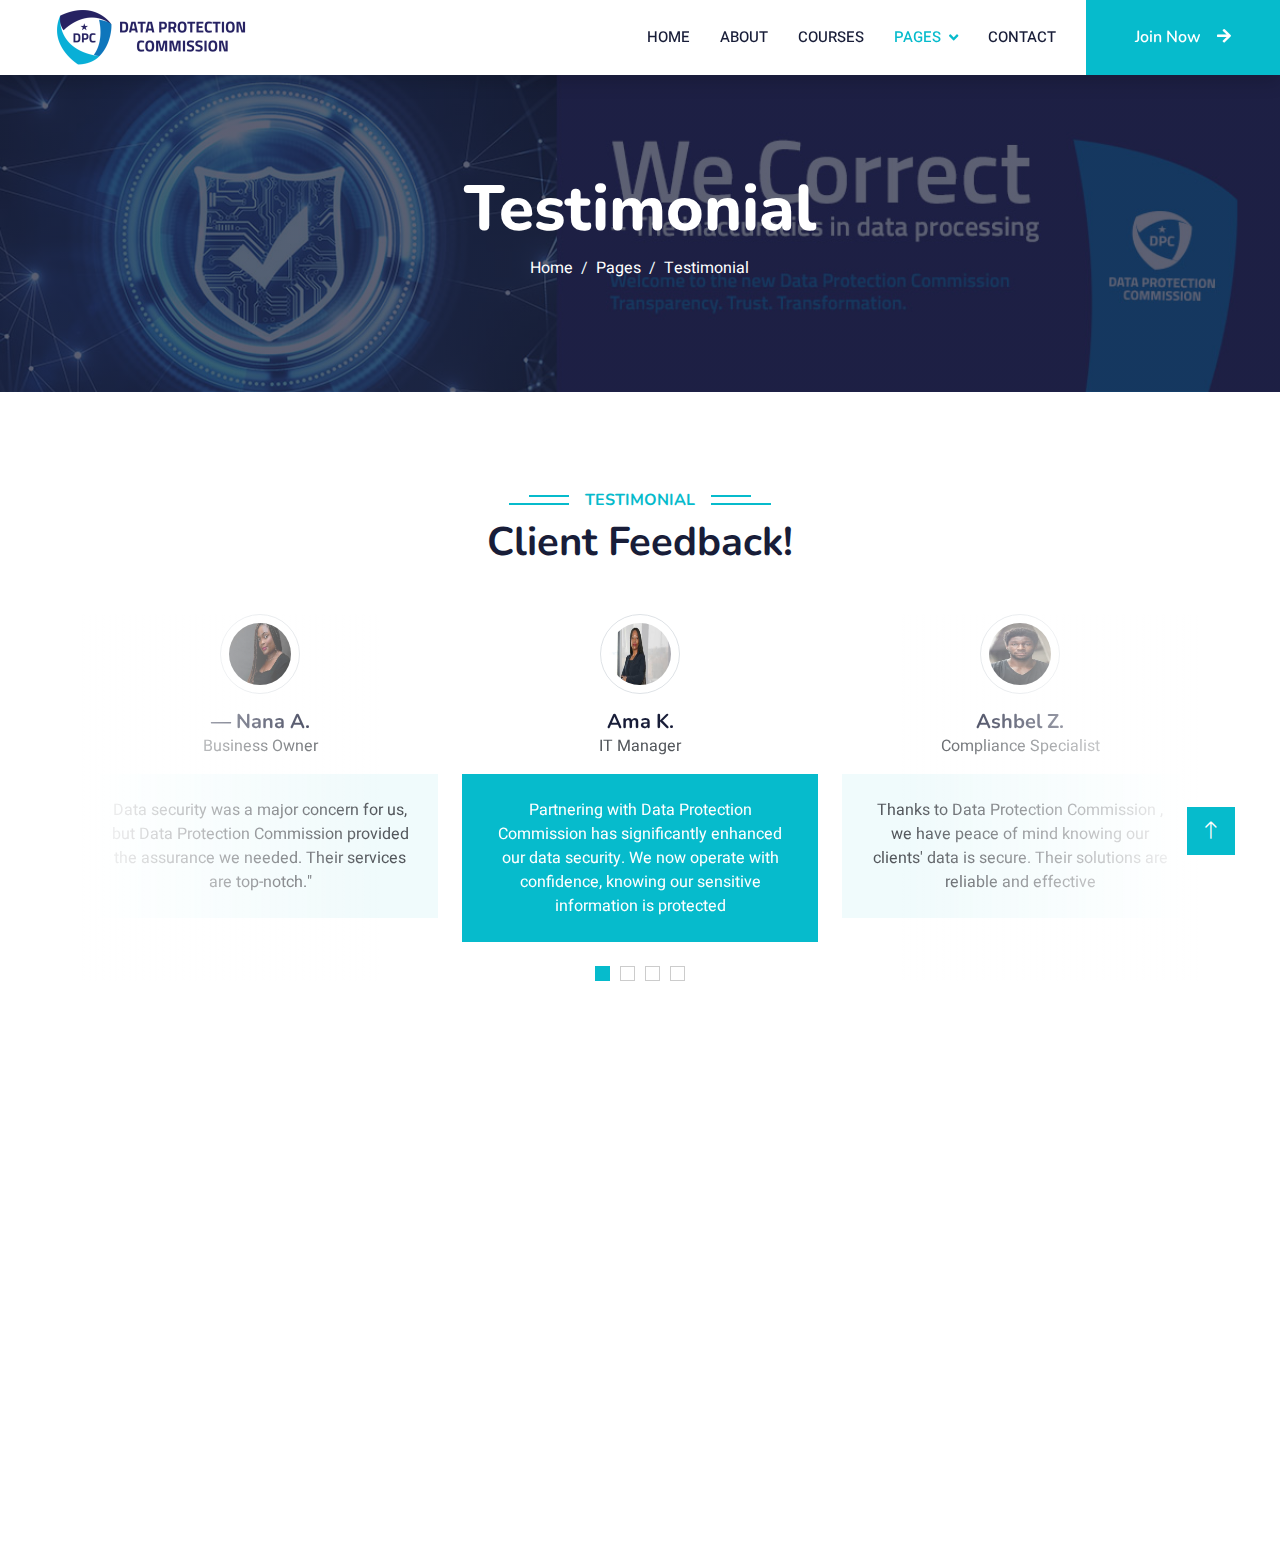
<file: app/testimonial.html>
<!DOCTYPE html>
<html lang="en">

<head>
    <meta charset="utf-8">
    <title>Data Protection Commission</title>
    <meta content="width=device-width, initial-scale=1.0" name="viewport">
    <meta content="" name="keywords">
    <meta content="" name="description">

    <!-- Favicon -->
    <link href="img/favicon.ico" rel="icon">

    <!-- Google Web Fonts -->
    <link rel="preconnect" href="https://fonts.googleapis.com">
    <link rel="preconnect" href="https://fonts.gstatic.com" crossorigin>
    <link href="https://fonts.googleapis.com/css2?family=Heebo:wght@400;500;600&family=Nunito:wght@600;700;800&display=swap" rel="stylesheet">

    <!-- Icon Font Stylesheet -->
    <link href="https://cdnjs.cloudflare.com/ajax/libs/font-awesome/5.10.0/css/all.min.css" rel="stylesheet">
    <link href="https://cdn.jsdelivr.net/npm/bootstrap-icons@1.4.1/font/bootstrap-icons.css" rel="stylesheet">

    <!-- Libraries Stylesheet -->
    <link href="lib/animate/animate.min.css" rel="stylesheet">
    <link href="lib/owlcarousel/assets/owl.carousel.min.css" rel="stylesheet">

    <!-- Customized Bootstrap Stylesheet -->
    <link href="css/bootstrap.min.css" rel="stylesheet">

    <!-- Template Stylesheet -->
    <link href="css/style.css" rel="stylesheet">
</head>

<body>
    <!-- Spinner Start -->
    <div id="spinner" class="show bg-white position-fixed translate-middle w-100 vh-100 top-50 start-50 d-flex align-items-center justify-content-center">
        <div class="spinner-border text-primary" style="width: 3rem; height: 3rem;" role="status">
            <span class="sr-only">Loading...</span>
        </div>
    </div>
    <!-- Spinner End -->


    <!-- Navbar Start -->
    <nav class="navbar navbar-expand-lg bg-white navbar-light shadow sticky-top p-0">
        <a href="index.html" class="navbar-brand d-flex align-items-center px-4 px-lg-5">
            <h2 class="m-0 text-primary"><img src="img/dpclogo1.png" alt="Logo" style="width:300px; height:auto;"></h2>
        </a>
        <button type="button" class="navbar-toggler me-4" data-bs-toggle="collapse" data-bs-target="#navbarCollapse">
            <span class="navbar-toggler-icon"></span>
        </button>
        <div class="collapse navbar-collapse" id="navbarCollapse">
            <div class="navbar-nav ms-auto p-4 p-lg-0">
                <a href="index.html" class="nav-item nav-link">Home</a>
                <a href="about.html" class="nav-item nav-link">About</a>
                <a href="courses.html" class="nav-item nav-link">Courses</a>
                <div class="nav-item dropdown">
                    <a href="#" class="nav-link dropdown-toggle active" data-bs-toggle="dropdown">Pages</a>
                    <div class="dropdown-menu fade-down m-0">
                        <a href="team.html" class="dropdown-item">Our Team</a>
                        <a href="testimonial.html" class="dropdown-item active">Testimonial</a>
                        <a href="404.html" class="dropdown-item">404 Page</a>
                    </div>
                </div>
                <a href="contact.html" class="nav-item nav-link">Contact</a>
            </div>
            <a href="" class="btn btn-primary py-4 px-lg-5 d-none d-lg-block">Join Now<i class="fa fa-arrow-right ms-3"></i></a>
        </div>
    </nav>
    <!-- Navbar End -->


    <!-- Header Start -->
    <div class="container-fluid bg-primary py-5 mb-5 page-header">
        <div class="container py-5">
            <div class="row justify-content-center">
                <div class="col-lg-10 text-center">
                    <h1 class="display-3 text-white animated slideInDown">Testimonial</h1>
                    <nav aria-label="breadcrumb">
                        <ol class="breadcrumb justify-content-center">
                            <li class="breadcrumb-item"><a class="text-white" href="#">Home</a></li>
                            <li class="breadcrumb-item"><a class="text-white" href="#">Pages</a></li>
                            <li class="breadcrumb-item text-white active" aria-current="page">Testimonial</li>
                        </ol>
                    </nav>
                </div>
            </div>
        </div>
    </div>
    <!-- Header End -->


    <!-- Testimonial Start -->
    <div class="container-xxl py-5 wow fadeInUp" data-wow-delay="0.1s">
        <div class="container">
            <div class="text-center">
                <h6 class="section-title bg-white text-center text-primary px-3">Testimonial</h6>
                <h1 class="mb-5">Client Feedback!</h1>
            </div>
            <div class="owl-carousel testimonial-carousel position-relative">
                <div class="testimonial-item text-center">
                    <img class="border rounded-circle p-2 mx-auto mb-3" src="img/tt1.jpg" style="width: 80px; height: 80px;">
                    <h5 class="mb-0">Ama K.</h5>
                    <p>IT Manager</p>
                    <div class="testimonial-text bg-light text-center p-4">
                    <p class="mb-0">Partnering with Data Protection Commission has significantly enhanced our data security. We now operate with confidence, knowing our sensitive information is protected</p>
                    </div>
                </div>
                <div class="testimonial-item text-center">
                    <img class="border rounded-circle p-2 mx-auto mb-3" src="img/t1.jpg" style="width: 80px; height: 80px;">
                    <h5 class="mb-0">Ashbel Z.</h5>
                    <p>Compliance Specialist</p>
                    <div class="testimonial-text bg-light text-center p-4">
                    <p class="mb-0">Thanks to Data Protection Commission , we have peace of mind knowing our clients' data is secure. Their solutions are reliable and effective</p>
                    </div>
                </div>
                <div class="testimonial-item text-center">
                    <img class="border rounded-circle p-2 mx-auto mb-3" src="img/t4.jpg" style="width: 80px; height: 80px;">
                    <h5 class="mb-0">Perpetual Amenyo</h5>
                    <p>Operations Manager</p>
                    <div class="testimonial-text bg-light text-center p-4">
                    <p class="mb-0">With Data Protection Commission, we’ve transformed our data management approach. Their proactive support has been invaluable.</p>
                    </div>
                </div>
                <div class="testimonial-item text-center">
                    <img class="border rounded-circle p-2 mx-auto mb-3" src="img/tt2.jpg" style="width: 80px; height: 80px;">
                    <h5 class="mb-0">— Nana A.</h5>
                    <p> Business Owner</p>
                    <div class="testimonial-text bg-light text-center p-4">
                    <p class="mb-0">Data security was a major concern for us, but Data Protection Commission provided the assurance we needed. Their services are top-notch."
                        </p>
                    </div>
                </div>
            </div>
        </div>
    </div>
    <!-- Testimonial End -->
        

    <!-- Footer Start -->
    <div class="container-fluid bg-dark text-light footer pt-5 mt-5 wow fadeIn" data-wow-delay="0.1s">
        <div class="container py-5">
            <div class="row g-5">
                <div class="col-lg-3 col-md-6">
                    <h4 class="text-white mb-3">Quick Link</h4>
                    <a class="btn btn-link" href="">About Us</a>
                    <a class="btn btn-link" href="">Contact Us</a>
                    <a class="btn btn-link" href="">Privacy Policy</a>
                    <a class="btn btn-link" href="">Terms & Condition</a>
                    <a class="btn btn-link" href="">FAQs & Help</a>
                </div>
                <div class="col-lg-3 col-md-6">
                    <h4 class="text-white mb-3">Contact</h4>
                    <p class="mb-2"><i class="fa fa-map-marker-alt me-3"></i>East Legon, Paw Paw Street, GPS: GA-414-1469, P.O.Box CT7195, Accra</p>
                    <p class="mb-2"><i class="fa fa-phone-alt me-3"></i>+233-(0)256301533

                    </p>
                    <p class="mb-2"><i class="fa fa-envelope me-3"></i>info@dataprotection.org.gh</p>
                    <div class="d-flex pt-2">
                        <a class="btn btn-outline-light btn-social" href=""><i class="fab fa-twitter"></i></a>
                        <a class="btn btn-outline-light btn-social" href=""><i class="fab fa-facebook-f"></i></a>
                        <a class="btn btn-outline-light btn-social" href=""><i class="fab fa-youtube"></i></a>
                        <a class="btn btn-outline-light btn-social" href=""><i class="fab fa-linkedin-in"></i></a>
                    </div>
                </div>
                <div class="col-lg-3 col-md-6">
                    <h4 class="text-white mb-3">Gallery</h4>
                    <div class="row g-2 pt-2">
                        <div class="col-4">
                            <img class="img-fluid bg-light p-1" src="img/imm1.jpg" alt="">
                        </div>
                        <div class="col-4">
                            <img class="img-fluid bg-light p-1" src="img/imm2.jpg" alt="">
                        </div>
                        <div class="col-4">
                            <img class="img-fluid bg-light p-1" src="img/imm3.jpg" alt="">
                        </div>
                        <div class="col-4">
                            <img class="img-fluid bg-light p-1" src="img/imm4.jpg" alt="">
                        </div>
                        <div class="col-4">
                            <img class="img-fluid bg-light p-1" src="img/imm5.jpg" alt="">
                        </div>
                        <div class="col-4">
                            <img class="img-fluid bg-light p-1" src="img/imm6.jpg" alt="">
                        </div>
                    </div>
                </div>
                <div class="col-lg-3 col-md-6">
                    <h4 class="text-white mb-3">Newsletter</h4>
                    <p>Sign up with your email to stay updated on best practices and news in data protection</p>
                    <div class="position-relative mx-auto" style="max-width: 400px;">
                        <input class="form-control border-0 w-100 py-3 ps-4 pe-5" type="text" placeholder="Your email">
                        <button type="button" class="btn btn-primary py-2 position-absolute top-0 end-0 mt-2 me-2">SignUp</button>
                    </div>
                </div>
            </div>
        </div>
        <div class="container">
            <div class="copyright">
                <div class="row">
                    <div class="col-md-6 text-center text-md-start mb-3 mb-md-0">
                        &copy; <a class="border-bottom" href="#">Data Protection Commission</a>, All Right Reserved.

                        <!--/*** This template is free as long as you keep the footer author’s credit link/attribution link/backlink. If you'd like to use the template without the footer author’s credit link/attribution link/backlink, you can purchase the Credit Removal License from "https://htmlcodex.com/credit-removal". Thank you for your support. ***/-->
                         <a class="border-bottom" href="https://htmlcodex.com"></a><br><br>
                        <a class="border-bottom" href="https://themewagon.com"></a>
                    </div>
                    <div class="col-md-6 text-center text-md-end">
                        <div class="footer-menu">
                            <a href="">Home</a>
                            <a href="">Cookies</a>
                            <a href="">Help</a>
                            <a href="">FQAs</a>
                        </div>
                    </div>
                </div>
            </div>
        </div>
    </div>
    <!-- Footer End -->


    <!-- Back to Top -->
    <a href="#" class="btn btn-lg btn-primary btn-lg-square back-to-top"><i class="bi bi-arrow-up"></i></a>


    <!-- JavaScript Libraries -->
    <script src="https://code.jquery.com/jquery-3.4.1.min.js"></script>
    <script src="https://cdn.jsdelivr.net/npm/bootstrap@5.0.0/dist/js/bootstrap.bundle.min.js"></script>
    <script src="lib/wow/wow.min.js"></script>
    <script src="lib/easing/easing.min.js"></script>
    <script src="lib/waypoints/waypoints.min.js"></script>
    <script src="lib/owlcarousel/owl.carousel.min.js"></script>

    <!-- Template Javascript -->
    <script src="js/main.js"></script>
</body>

</html>
</file>
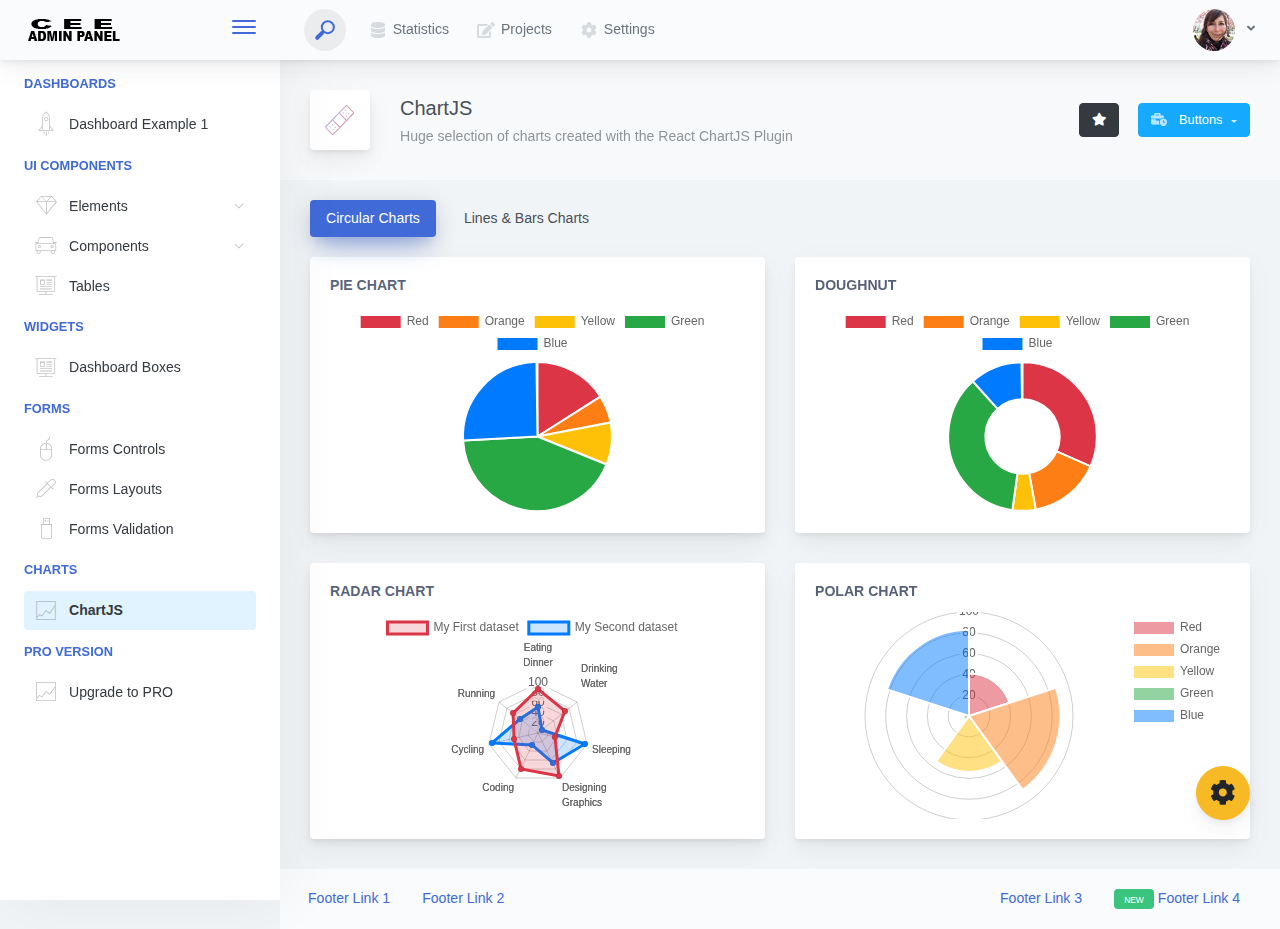
<file: app/login/adminpanel/admin/charts-chartjs.html>
<!doctype html>
<html lang="en">

<head>
    <meta charset="utf-8">
    <meta http-equiv="X-UA-Compatible" content="IE=edge">
    <meta http-equiv="Content-Language" content="en">
    <meta http-equiv="Content-Type" content="text/html; charset=utf-8"/>
    <title>ChartJS - Huge selection of charts created with the React ChartJS Plugin</title>
    <meta name="viewport" content="width=device-width, initial-scale=1, maximum-scale=1, user-scalable=no, shrink-to-fit=no" />
    <meta name="description" content="Huge selection of charts created with the React ChartJS Plugin">
    <meta name="msapplication-tap-highlight" content="no">
    <!--
    =========================================================
    * ArchitectUI HTML Theme Dashboard - v1.0.0
    =========================================================
    * Product Page: https://dashboardpack.com
    * Copyright 2019 DashboardPack (https://dashboardpack.com)
    * Licensed under MIT (https://github.com/DashboardPack/architectui-html-theme-free/blob/master/LICENSE)
    =========================================================
    * The above copyright notice and this permission notice shall be included in all copies or substantial portions of the Software.
    -->
<link href="./main.css" rel="stylesheet"></head>
<body>
    <div class="app-container app-theme-white body-tabs-shadow fixed-sidebar fixed-header">
        <div class="app-header header-shadow">
            <div class="app-header__logo">
                <div class="logo-src"></div>
                <div class="header__pane ml-auto">
                    <div>
                        <button type="button" class="hamburger close-sidebar-btn hamburger--elastic" data-class="closed-sidebar">
                            <span class="hamburger-box">
                                <span class="hamburger-inner"></span>
                            </span>
                        </button>
                    </div>
                </div>
            </div>
            <div class="app-header__mobile-menu">
                <div>
                    <button type="button" class="hamburger hamburger--elastic mobile-toggle-nav">
                        <span class="hamburger-box">
                            <span class="hamburger-inner"></span>
                        </span>
                    </button>
                </div>
            </div>
            <div class="app-header__menu">
                <span>
                    <button type="button" class="btn-icon btn-icon-only btn btn-primary btn-sm mobile-toggle-header-nav">
                        <span class="btn-icon-wrapper">
                            <i class="fa fa-ellipsis-v fa-w-6"></i>
                        </span>
                    </button>
                </span>
            </div>    <div class="app-header__content">
                <div class="app-header-left">
                    <div class="search-wrapper">
                        <div class="input-holder">
                            <input type="text" class="search-input" placeholder="Type to search">
                            <button class="search-icon"><span></span></button>
                        </div>
                        <button class="close"></button>
                    </div>
                    <ul class="header-menu nav">
                        <li class="nav-item">
                            <a href="javascript:void(0);" class="nav-link">
                                <i class="nav-link-icon fa fa-database"> </i>
                                Statistics
                            </a>
                        </li>
                        <li class="btn-group nav-item">
                            <a href="javascript:void(0);" class="nav-link">
                                <i class="nav-link-icon fa fa-edit"></i>
                                Projects
                            </a>
                        </li>
                        <li class="dropdown nav-item">
                            <a href="javascript:void(0);" class="nav-link">
                                <i class="nav-link-icon fa fa-cog"></i>
                                Settings
                            </a>
                        </li>
                    </ul>        </div>
                <div class="app-header-right">
                    <div class="header-btn-lg pr-0">
                        <div class="widget-content p-0">
                            <div class="widget-content-wrapper">
                                <div class="widget-content-left">
                                    <div class="btn-group">
                                        <a data-toggle="dropdown" aria-haspopup="true" aria-expanded="false" class="p-0 btn">
                                            <img width="42" class="rounded-circle" src="assets/images/avatars/1.jpg" alt="">
                                            <i class="fa fa-angle-down ml-2 opacity-8"></i>
                                        </a>
                                        <div tabindex="-1" role="menu" aria-hidden="true" class="dropdown-menu dropdown-menu-right">
                                            <button type="button" tabindex="0" class="dropdown-item">User Account</button>
                                            <button type="button" tabindex="0" class="dropdown-item">Settings</button>
                                            <h6 tabindex="-1" class="dropdown-header">Header</h6>
                                            <button type="button" tabindex="0" class="dropdown-item">Actions</button>
                                            <div tabindex="-1" class="dropdown-divider"></div>
                                            <button type="button" tabindex="0" class="dropdown-item">Dividers</button>
                                        </div>
                                    </div>
                                </div>
                                <div class="widget-content-left  ml-3 header-user-info">
                                    <div class="widget-heading">
                                        Alina Mclourd
                                    </div>
                                    <div class="widget-subheading">
                                        VP People Manager
                                    </div>
                                </div>
                                <div class="widget-content-right header-user-info ml-3">
                                    <button type="button" class="btn-shadow p-1 btn btn-primary btn-sm show-toastr-example">
                                        <i class="fa text-white fa-calendar pr-1 pl-1"></i>
                                    </button>
                                </div>
                            </div>
                        </div>
                    </div>        </div>
            </div>
        </div>        <div class="ui-theme-settings">
            <button type="button" id="TooltipDemo" class="btn-open-options btn btn-warning">
                <i class="fa fa-cog fa-w-16 fa-spin fa-2x"></i>
            </button>
            <div class="theme-settings__inner">
                <div class="scrollbar-container">
                    <div class="theme-settings__options-wrapper">
                        <h3 class="themeoptions-heading">Layout Options
                        </h3>
                        <div class="p-3">
                            <ul class="list-group">
                                <li class="list-group-item">
                                    <div class="widget-content p-0">
                                        <div class="widget-content-wrapper">
                                            <div class="widget-content-left mr-3">
                                                <div class="switch has-switch switch-container-class" data-class="fixed-header">
                                                    <div class="switch-animate switch-on">
                                                        <input type="checkbox" checked data-toggle="toggle" data-onstyle="success">
                                                    </div>
                                                </div>
                                            </div>
                                            <div class="widget-content-left">
                                                <div class="widget-heading">Fixed Header
                                                </div>
                                                <div class="widget-subheading">Makes the header top fixed, always visible!
                                                </div>
                                            </div>
                                        </div>
                                    </div>
                                </li>
                                <li class="list-group-item">
                                    <div class="widget-content p-0">
                                        <div class="widget-content-wrapper">
                                            <div class="widget-content-left mr-3">
                                                <div class="switch has-switch switch-container-class" data-class="fixed-sidebar">
                                                    <div class="switch-animate switch-on">
                                                        <input type="checkbox" checked data-toggle="toggle" data-onstyle="success">
                                                    </div>
                                                </div>
                                            </div>
                                            <div class="widget-content-left">
                                                <div class="widget-heading">Fixed Sidebar
                                                </div>
                                                <div class="widget-subheading">Makes the sidebar left fixed, always visible!
                                                </div>
                                            </div>
                                        </div>
                                    </div>
                                </li>
                                <li class="list-group-item">
                                    <div class="widget-content p-0">
                                        <div class="widget-content-wrapper">
                                            <div class="widget-content-left mr-3">
                                                <div class="switch has-switch switch-container-class" data-class="fixed-footer">
                                                    <div class="switch-animate switch-off">
                                                        <input type="checkbox" data-toggle="toggle" data-onstyle="success">
                                                    </div>
                                                </div>
                                            </div>
                                            <div class="widget-content-left">
                                                <div class="widget-heading">Fixed Footer
                                                </div>
                                                <div class="widget-subheading">Makes the app footer bottom fixed, always visible!
                                                </div>
                                            </div>
                                        </div>
                                    </div>
                                </li>
                            </ul>
                        </div>
                        <h3 class="themeoptions-heading">
                            <div>
                                Header Options
                            </div>
                            <button type="button" class="btn-pill btn-shadow btn-wide ml-auto btn btn-focus btn-sm switch-header-cs-class" data-class="">
                                Restore Default
                            </button>
                        </h3>
                        <div class="p-3">
                            <ul class="list-group">
                                <li class="list-group-item">
                                    <h5 class="pb-2">Choose Color Scheme
                                    </h5>
                                    <div class="theme-settings-swatches">
                                        <div class="swatch-holder bg-primary switch-header-cs-class" data-class="bg-primary header-text-light">
                                        </div>
                                        <div class="swatch-holder bg-secondary switch-header-cs-class" data-class="bg-secondary header-text-light">
                                        </div>
                                        <div class="swatch-holder bg-success switch-header-cs-class" data-class="bg-success header-text-dark">
                                        </div>
                                        <div class="swatch-holder bg-info switch-header-cs-class" data-class="bg-info header-text-dark">
                                        </div>
                                        <div class="swatch-holder bg-warning switch-header-cs-class" data-class="bg-warning header-text-dark">
                                        </div>
                                        <div class="swatch-holder bg-danger switch-header-cs-class" data-class="bg-danger header-text-light">
                                        </div>
                                        <div class="swatch-holder bg-light switch-header-cs-class" data-class="bg-light header-text-dark">
                                        </div>
                                        <div class="swatch-holder bg-dark switch-header-cs-class" data-class="bg-dark header-text-light">
                                        </div>
                                        <div class="swatch-holder bg-focus switch-header-cs-class" data-class="bg-focus header-text-light">
                                        </div>
                                        <div class="swatch-holder bg-alternate switch-header-cs-class" data-class="bg-alternate header-text-light">
                                        </div>
                                        <div class="divider">
                                        </div>
                                        <div class="swatch-holder bg-vicious-stance switch-header-cs-class" data-class="bg-vicious-stance header-text-light">
                                        </div>
                                        <div class="swatch-holder bg-midnight-bloom switch-header-cs-class" data-class="bg-midnight-bloom header-text-light">
                                        </div>
                                        <div class="swatch-holder bg-night-sky switch-header-cs-class" data-class="bg-night-sky header-text-light">
                                        </div>
                                        <div class="swatch-holder bg-slick-carbon switch-header-cs-class" data-class="bg-slick-carbon header-text-light">
                                        </div>
                                        <div class="swatch-holder bg-asteroid switch-header-cs-class" data-class="bg-asteroid header-text-light">
                                        </div>
                                        <div class="swatch-holder bg-royal switch-header-cs-class" data-class="bg-royal header-text-light">
                                        </div>
                                        <div class="swatch-holder bg-warm-flame switch-header-cs-class" data-class="bg-warm-flame header-text-dark">
                                        </div>
                                        <div class="swatch-holder bg-night-fade switch-header-cs-class" data-class="bg-night-fade header-text-dark">
                                        </div>
                                        <div class="swatch-holder bg-sunny-morning switch-header-cs-class" data-class="bg-sunny-morning header-text-dark">
                                        </div>
                                        <div class="swatch-holder bg-tempting-azure switch-header-cs-class" data-class="bg-tempting-azure header-text-dark">
                                        </div>
                                        <div class="swatch-holder bg-amy-crisp switch-header-cs-class" data-class="bg-amy-crisp header-text-dark">
                                        </div>
                                        <div class="swatch-holder bg-heavy-rain switch-header-cs-class" data-class="bg-heavy-rain header-text-dark">
                                        </div>
                                        <div class="swatch-holder bg-mean-fruit switch-header-cs-class" data-class="bg-mean-fruit header-text-dark">
                                        </div>
                                        <div class="swatch-holder bg-malibu-beach switch-header-cs-class" data-class="bg-malibu-beach header-text-light">
                                        </div>
                                        <div class="swatch-holder bg-deep-blue switch-header-cs-class" data-class="bg-deep-blue header-text-dark">
                                        </div>
                                        <div class="swatch-holder bg-ripe-malin switch-header-cs-class" data-class="bg-ripe-malin header-text-light">
                                        </div>
                                        <div class="swatch-holder bg-arielle-smile switch-header-cs-class" data-class="bg-arielle-smile header-text-light">
                                        </div>
                                        <div class="swatch-holder bg-plum-plate switch-header-cs-class" data-class="bg-plum-plate header-text-light">
                                        </div>
                                        <div class="swatch-holder bg-happy-fisher switch-header-cs-class" data-class="bg-happy-fisher header-text-dark">
                                        </div>
                                        <div class="swatch-holder bg-happy-itmeo switch-header-cs-class" data-class="bg-happy-itmeo header-text-light">
                                        </div>
                                        <div class="swatch-holder bg-mixed-hopes switch-header-cs-class" data-class="bg-mixed-hopes header-text-light">
                                        </div>
                                        <div class="swatch-holder bg-strong-bliss switch-header-cs-class" data-class="bg-strong-bliss header-text-light">
                                        </div>
                                        <div class="swatch-holder bg-grow-early switch-header-cs-class" data-class="bg-grow-early header-text-light">
                                        </div>
                                        <div class="swatch-holder bg-love-kiss switch-header-cs-class" data-class="bg-love-kiss header-text-light">
                                        </div>
                                        <div class="swatch-holder bg-premium-dark switch-header-cs-class" data-class="bg-premium-dark header-text-light">
                                        </div>
                                        <div class="swatch-holder bg-happy-green switch-header-cs-class" data-class="bg-happy-green header-text-light">
                                        </div>
                                    </div>
                                </li>
                            </ul>
                        </div>
                        <h3 class="themeoptions-heading">
                            <div>Sidebar Options</div>
                            <button type="button" class="btn-pill btn-shadow btn-wide ml-auto btn btn-focus btn-sm switch-sidebar-cs-class" data-class="">
                                Restore Default
                            </button>
                        </h3>
                        <div class="p-3">
                            <ul class="list-group">
                                <li class="list-group-item">
                                    <h5 class="pb-2">Choose Color Scheme
                                    </h5>
                                    <div class="theme-settings-swatches">
                                        <div class="swatch-holder bg-primary switch-sidebar-cs-class" data-class="bg-primary sidebar-text-light">
                                        </div>
                                        <div class="swatch-holder bg-secondary switch-sidebar-cs-class" data-class="bg-secondary sidebar-text-light">
                                        </div>
                                        <div class="swatch-holder bg-success switch-sidebar-cs-class" data-class="bg-success sidebar-text-dark">
                                        </div>
                                        <div class="swatch-holder bg-info switch-sidebar-cs-class" data-class="bg-info sidebar-text-dark">
                                        </div>
                                        <div class="swatch-holder bg-warning switch-sidebar-cs-class" data-class="bg-warning sidebar-text-dark">
                                        </div>
                                        <div class="swatch-holder bg-danger switch-sidebar-cs-class" data-class="bg-danger sidebar-text-light">
                                        </div>
                                        <div class="swatch-holder bg-light switch-sidebar-cs-class" data-class="bg-light sidebar-text-dark">
                                        </div>
                                        <div class="swatch-holder bg-dark switch-sidebar-cs-class" data-class="bg-dark sidebar-text-light">
                                        </div>
                                        <div class="swatch-holder bg-focus switch-sidebar-cs-class" data-class="bg-focus sidebar-text-light">
                                        </div>
                                        <div class="swatch-holder bg-alternate switch-sidebar-cs-class" data-class="bg-alternate sidebar-text-light">
                                        </div>
                                        <div class="divider">
                                        </div>
                                        <div class="swatch-holder bg-vicious-stance switch-sidebar-cs-class" data-class="bg-vicious-stance sidebar-text-light">
                                        </div>
                                        <div class="swatch-holder bg-midnight-bloom switch-sidebar-cs-class" data-class="bg-midnight-bloom sidebar-text-light">
                                        </div>
                                        <div class="swatch-holder bg-night-sky switch-sidebar-cs-class" data-class="bg-night-sky sidebar-text-light">
                                        </div>
                                        <div class="swatch-holder bg-slick-carbon switch-sidebar-cs-class" data-class="bg-slick-carbon sidebar-text-light">
                                        </div>
                                        <div class="swatch-holder bg-asteroid switch-sidebar-cs-class" data-class="bg-asteroid sidebar-text-light">
                                        </div>
                                        <div class="swatch-holder bg-royal switch-sidebar-cs-class" data-class="bg-royal sidebar-text-light">
                                        </div>
                                        <div class="swatch-holder bg-warm-flame switch-sidebar-cs-class" data-class="bg-warm-flame sidebar-text-dark">
                                        </div>
                                        <div class="swatch-holder bg-night-fade switch-sidebar-cs-class" data-class="bg-night-fade sidebar-text-dark">
                                        </div>
                                        <div class="swatch-holder bg-sunny-morning switch-sidebar-cs-class" data-class="bg-sunny-morning sidebar-text-dark">
                                        </div>
                                        <div class="swatch-holder bg-tempting-azure switch-sidebar-cs-class" data-class="bg-tempting-azure sidebar-text-dark">
                                        </div>
                                        <div class="swatch-holder bg-amy-crisp switch-sidebar-cs-class" data-class="bg-amy-crisp sidebar-text-dark">
                                        </div>
                                        <div class="swatch-holder bg-heavy-rain switch-sidebar-cs-class" data-class="bg-heavy-rain sidebar-text-dark">
                                        </div>
                                        <div class="swatch-holder bg-mean-fruit switch-sidebar-cs-class" data-class="bg-mean-fruit sidebar-text-dark">
                                        </div>
                                        <div class="swatch-holder bg-malibu-beach switch-sidebar-cs-class" data-class="bg-malibu-beach sidebar-text-light">
                                        </div>
                                        <div class="swatch-holder bg-deep-blue switch-sidebar-cs-class" data-class="bg-deep-blue sidebar-text-dark">
                                        </div>
                                        <div class="swatch-holder bg-ripe-malin switch-sidebar-cs-class" data-class="bg-ripe-malin sidebar-text-light">
                                        </div>
                                        <div class="swatch-holder bg-arielle-smile switch-sidebar-cs-class" data-class="bg-arielle-smile sidebar-text-light">
                                        </div>
                                        <div class="swatch-holder bg-plum-plate switch-sidebar-cs-class" data-class="bg-plum-plate sidebar-text-light">
                                        </div>
                                        <div class="swatch-holder bg-happy-fisher switch-sidebar-cs-class" data-class="bg-happy-fisher sidebar-text-dark">
                                        </div>
                                        <div class="swatch-holder bg-happy-itmeo switch-sidebar-cs-class" data-class="bg-happy-itmeo sidebar-text-light">
                                        </div>
                                        <div class="swatch-holder bg-mixed-hopes switch-sidebar-cs-class" data-class="bg-mixed-hopes sidebar-text-light">
                                        </div>
                                        <div class="swatch-holder bg-strong-bliss switch-sidebar-cs-class" data-class="bg-strong-bliss sidebar-text-light">
                                        </div>
                                        <div class="swatch-holder bg-grow-early switch-sidebar-cs-class" data-class="bg-grow-early sidebar-text-light">
                                        </div>
                                        <div class="swatch-holder bg-love-kiss switch-sidebar-cs-class" data-class="bg-love-kiss sidebar-text-light">
                                        </div>
                                        <div class="swatch-holder bg-premium-dark switch-sidebar-cs-class" data-class="bg-premium-dark sidebar-text-light">
                                        </div>
                                        <div class="swatch-holder bg-happy-green switch-sidebar-cs-class" data-class="bg-happy-green sidebar-text-light">
                                        </div>
                                    </div>
                                </li>
                            </ul>
                        </div>
                        <h3 class="themeoptions-heading">
                            <div>Main Content Options</div>
                            <button type="button" class="btn-pill btn-shadow btn-wide ml-auto active btn btn-focus btn-sm">Restore Default
                            </button>
                        </h3>
                        <div class="p-3">
                            <ul class="list-group">
                                <li class="list-group-item">
                                    <h5 class="pb-2">Page Section Tabs
                                    </h5>
                                    <div class="theme-settings-swatches">
                                        <div role="group" class="mt-2 btn-group">
                                            <button type="button" class="btn-wide btn-shadow btn-primary btn btn-secondary switch-theme-class" data-class="body-tabs-line">
                                                Line
                                            </button>
                                            <button type="button" class="btn-wide btn-shadow btn-primary active btn btn-secondary switch-theme-class" data-class="body-tabs-shadow">
                                                Shadow
                                            </button>
                                        </div>
                                    </div>
                                </li>
                            </ul>
                        </div>
                    </div>
                </div>
            </div>
        </div>        <div class="app-main">
                <div class="app-sidebar sidebar-shadow">
                    <div class="app-header__logo">
                        <div class="logo-src"></div>
                        <div class="header__pane ml-auto">
                            <div>
                                <button type="button" class="hamburger close-sidebar-btn hamburger--elastic" data-class="closed-sidebar">
                                    <span class="hamburger-box">
                                        <span class="hamburger-inner"></span>
                                    </span>
                                </button>
                            </div>
                        </div>
                    </div>
                    <div class="app-header__mobile-menu">
                        <div>
                            <button type="button" class="hamburger hamburger--elastic mobile-toggle-nav">
                                <span class="hamburger-box">
                                    <span class="hamburger-inner"></span>
                                </span>
                            </button>
                        </div>
                    </div>
                    <div class="app-header__menu">
                        <span>
                            <button type="button" class="btn-icon btn-icon-only btn btn-primary btn-sm mobile-toggle-header-nav">
                                <span class="btn-icon-wrapper">
                                    <i class="fa fa-ellipsis-v fa-w-6"></i>
                                </span>
                            </button>
                        </span>
                    </div>    <div class="scrollbar-sidebar">
                        <div class="app-sidebar__inner">
                            <ul class="vertical-nav-menu">
                                <li class="app-sidebar__heading">Dashboards</li>
                                <li>
                                    <a href="index.html">
                                        <i class="metismenu-icon pe-7s-rocket"></i>
                                        Dashboard Example 1
                                    </a>
                                </li>
                                <li class="app-sidebar__heading">UI Components</li>
                                <li
                                    
                                    
                                    
                                    
                                    
                                    
                                    
                                    
                                >
                                    <a href="#">
                                        <i class="metismenu-icon pe-7s-diamond"></i>
                                        Elements
                                        <i class="metismenu-state-icon pe-7s-angle-down caret-left"></i>
                                    </a>
                                    <ul
                                        
                                        
                                        
                                        
                                        
                                        
                                        
                                        
                                    >
                                        <li>
                                            <a href="elements-buttons-standard.html">
                                                <i class="metismenu-icon"></i>
                                                Buttons
                                            </a>
                                        </li>
                                        <li>
                                            <a href="elements-dropdowns.html">
                                                <i class="metismenu-icon">
                                                </i>Dropdowns
                                            </a>
                                        </li>
                                        <li>
                                            <a href="elements-icons.html">
                                                <i class="metismenu-icon">
                                                </i>Icons
                                            </a>
                                        </li>
                                        <li>
                                            <a href="elements-badges-labels.html">
                                                <i class="metismenu-icon">
                                                </i>Badges
                                            </a>
                                        </li>
                                        <li>
                                            <a href="elements-cards.html">
                                                <i class="metismenu-icon">
                                                </i>Cards
                                            </a>
                                        </li>
                                        <li>
                                            <a href="elements-list-group.html">
                                                <i class="metismenu-icon">
                                                </i>List Groups
                                            </a>
                                        </li>
                                        <li>
                                            <a href="elements-navigation.html">
                                                <i class="metismenu-icon">
                                                </i>Navigation Menus
                                            </a>
                                        </li>
                                        <li>
                                            <a href="elements-utilities.html">
                                                <i class="metismenu-icon">
                                                </i>Utilities
                                            </a>
                                        </li>
                                    </ul>
                                </li>
                                <li
                                    
                                    
                                    
                                    
                                    
                                    
                                    
                                    
                                    
                                    
                                    
                                >
                                    <a href="#">
                                        <i class="metismenu-icon pe-7s-car"></i>
                                        Components
                                        <i class="metismenu-state-icon pe-7s-angle-down caret-left"></i>
                                    </a>
                                    <ul
                                        
                                        
                                        
                                        
                                        
                                        
                                        
                                        
                                        
                                        
                                        
                                    >
                                        <li>
                                            <a href="components-tabs.html">
                                                <i class="metismenu-icon">
                                                </i>Tabs
                                            </a>
                                        </li>
                                        <li>
                                            <a href="components-accordions.html">
                                                <i class="metismenu-icon">
                                                </i>Accordions
                                            </a>
                                        </li>
                                        <li>
                                            <a href="components-notifications.html">
                                                <i class="metismenu-icon">
                                                </i>Notifications
                                            </a>
                                        </li>
                                        <li>
                                            <a href="components-modals.html">
                                                <i class="metismenu-icon">
                                                </i>Modals
                                            </a>
                                        </li>
                                        <li>
                                            <a href="components-progress-bar.html">
                                                <i class="metismenu-icon">
                                                </i>Progress Bar
                                            </a>
                                        </li>
                                        <li>
                                            <a href="components-tooltips-popovers.html">
                                                <i class="metismenu-icon">
                                                </i>Tooltips &amp; Popovers
                                            </a>
                                        </li>
                                        <li>
                                            <a href="components-carousel.html">
                                                <i class="metismenu-icon">
                                                </i>Carousel
                                            </a>
                                        </li>
                                        <li>
                                            <a href="components-calendar.html">
                                                <i class="metismenu-icon">
                                                </i>Calendar
                                            </a>
                                        </li>
                                        <li>
                                            <a href="components-pagination.html">
                                                <i class="metismenu-icon">
                                                </i>Pagination
                                            </a>
                                        </li>
                                        <li>
                                            <a href="components-scrollable-elements.html">
                                                <i class="metismenu-icon">
                                                </i>Scrollable
                                            </a>
                                        </li>
                                        <li>
                                            <a href="components-maps.html">
                                                <i class="metismenu-icon">
                                                </i>Maps
                                            </a>
                                        </li>
                                    </ul>
                                </li>
                                <li  >
                                    <a href="tables-regular.html">
                                        <i class="metismenu-icon pe-7s-display2"></i>
                                        Tables
                                    </a>
                                </li>
                                <li class="app-sidebar__heading">Widgets</li>
                                <li>
                                    <a href="dashboard-boxes.html">
                                        <i class="metismenu-icon pe-7s-display2"></i>
                                        Dashboard Boxes
                                    </a>
                                </li>
                                <li class="app-sidebar__heading">Forms</li>
                                <li>
                                    <a href="forms-controls.html">
                                        <i class="metismenu-icon pe-7s-mouse">
                                        </i>Forms Controls
                                    </a>
                                </li>
                                <li>
                                    <a href="forms-layouts.html">
                                        <i class="metismenu-icon pe-7s-eyedropper">
                                        </i>Forms Layouts
                                    </a>
                                </li>
                                <li>
                                    <a href="forms-validation.html">
                                        <i class="metismenu-icon pe-7s-pendrive">
                                        </i>Forms Validation
                                    </a>
                                </li>
                                <li class="app-sidebar__heading">Charts</li>
                                <li>
                                    <a href="charts-chartjs.html" class="mm-active">
                                        <i class="metismenu-icon pe-7s-graph2">
                                        </i>ChartJS
                                    </a>
                                </li>
                                <li class="app-sidebar__heading">PRO Version</li>
                                <li>
                                    <a href="https://dashboardpack.com/theme-details/architectui-dashboard-html-pro/" target="_blank">
                                        <i class="metismenu-icon pe-7s-graph2">
                                        </i>
                                        Upgrade to PRO
                                    </a>
                                </li>
                            </ul>
                        </div>
                    </div>
                </div>    <div class="app-main__outer">
                    <div class="app-main__inner">
                        <div class="app-page-title">
                            <div class="page-title-wrapper">
                                <div class="page-title-heading">
                                    <div class="page-title-icon">
                                        <i class="pe-7s-bandaid icon-gradient bg-amy-crisp">
                                        </i>
                                    </div>
                                    <div>ChartJS
                                        <div class="page-title-subheading">Huge selection of charts created with the React ChartJS Plugin
                                        </div>
                                    </div>
                                </div>
                                <div class="page-title-actions">
                                    <button type="button" data-toggle="tooltip" title="Example Tooltip" data-placement="bottom" class="btn-shadow mr-3 btn btn-dark">
                                        <i class="fa fa-star"></i>
                                    </button>
                                    <div class="d-inline-block dropdown">
                                        <button type="button" data-toggle="dropdown" aria-haspopup="true" aria-expanded="false" class="btn-shadow dropdown-toggle btn btn-info">
                                            <span class="btn-icon-wrapper pr-2 opacity-7">
                                                <i class="fa fa-business-time fa-w-20"></i>
                                            </span>
                                            Buttons
                                        </button>
                                        <div tabindex="-1" role="menu" aria-hidden="true" class="dropdown-menu dropdown-menu-right">
                                            <ul class="nav flex-column">
                                                <li class="nav-item">
                                                    <a href="javascript:void(0);" class="nav-link">
                                                        <i class="nav-link-icon lnr-inbox"></i>
                                                        <span>
                                                            Inbox
                                                        </span>
                                                        <div class="ml-auto badge badge-pill badge-secondary">86</div>
                                                    </a>
                                                </li>
                                                <li class="nav-item">
                                                    <a href="javascript:void(0);" class="nav-link">
                                                        <i class="nav-link-icon lnr-book"></i>
                                                        <span>
                                                            Book
                                                        </span>
                                                        <div class="ml-auto badge badge-pill badge-danger">5</div>
                                                    </a>
                                                </li>
                                                <li class="nav-item">
                                                    <a href="javascript:void(0);" class="nav-link">
                                                        <i class="nav-link-icon lnr-picture"></i>
                                                        <span>
                                                            Picture
                                                        </span>
                                                    </a>
                                                </li>
                                                <li class="nav-item">
                                                    <a disabled href="javascript:void(0);" class="nav-link disabled">
                                                        <i class="nav-link-icon lnr-file-empty"></i>
                                                        <span>
                                                            File Disabled
                                                        </span>
                                                    </a>
                                                </li>
                                            </ul>
                                        </div>
                                    </div>
                                </div>    </div>
                        </div>            <ul class="body-tabs body-tabs-layout tabs-animated body-tabs-animated nav">
                            <li class="nav-item">
                                <a role="tab" class="nav-link active" id="tab-0" data-toggle="tab" href="#tab-content-0">
                                    <span>Circular Charts</span>
                                </a>
                            </li>
                            <li class="nav-item">
                                <a role="tab" class="nav-link" id="tab-1" data-toggle="tab" href="#tab-content-1">
                                    <span>Lines & Bars Charts</span>
                                </a>
                            </li>
                        </ul>
                        <div class="tab-content">
                            <div class="tab-pane tabs-animation fade show active" id="tab-content-0" role="tabpanel">
                                <div class="row">
                                    <div class="col-md-6">
                                        <div class="main-card mb-3 card">
                                            <div class="card-body">
                                                <h5 class="card-title">Pie Chart</h5>
                                                <canvas id="chart-area"></canvas>
                                            </div>
                                        </div>
                                        <div class="main-card mb-3 card">
                                            <div class="card-body">
                                                <h5 class="card-title">Radar Chart</h5>
                                                <canvas id="radar-chart"></canvas>
                                            </div>
                                        </div>
                                    </div>
                                    <div class="col-md-6">
                                        <div class="main-card mb-3 card">
                                            <div class="card-body">
                                                <h5 class="card-title">Doughnut</h5>
                                                <canvas id="doughnut-chart"></canvas>
                                            </div>
                                        </div>
                                        <div class="main-card mb-3 card">
                                            <div class="card-body">
                                                <h5 class="card-title">Polar Chart</h5>
                                                <canvas id="polar-chart"></canvas>
                                            </div>
                                        </div>
                                    </div>
                                </div>
            
                            </div>
                            <div class="tab-pane tabs-animation fade" id="tab-content-1" role="tabpanel">
                                <div class="row">
                                    <div class="col-md-6">
                                        <div class="main-card mb-3 card">
                                            <div class="card-body">
                                                <h5 class="card-title">Vertical Bars</h5>
                                                <canvas id="canvas"></canvas>
                                            </div>
                                        </div>
                                        <div class="main-card mb-3 card">
                                            <div class="card-body">
                                                <h5 class="card-title">Horizontal Bars</h5>
                                                <canvas id="chart-horiz-bar"></canvas>
                                            </div>
                                        </div>
                                    </div>
                                    <div class="col-md-6">
                                        <div class="main-card mb-3 card">
                                            <div class="card-body">
                                                <h5 class="card-title">Line Chart</h5>
                                                <div style="height: 400px">
                                                    <canvas id="line-chart"></canvas>
                                                </div>
                                            </div>
                                        </div>
                                        <div class="main-card mb-3 card">
                                            <div class="card-body">
                                                <h5 class="card-title">Stacked Bars</h5>
                                                <canvas id="stacked-bars-chart"></canvas>
                                            </div>
                                        </div>
                                    </div>
                                </div>
                            </div>
                        </div>
            
                    </div>
                    <div class="app-wrapper-footer">
                        <div class="app-footer">
                            <div class="app-footer__inner">
                                <div class="app-footer-left">
                                    <ul class="nav">
                                        <li class="nav-item">
                                            <a href="javascript:void(0);" class="nav-link">
                                                Footer Link 1
                                            </a>
                                        </li>
                                        <li class="nav-item">
                                            <a href="javascript:void(0);" class="nav-link">
                                                Footer Link 2
                                            </a>
                                        </li>
                                    </ul>
                                </div>
                                <div class="app-footer-right">
                                    <ul class="nav">
                                        <li class="nav-item">
                                            <a href="javascript:void(0);" class="nav-link">
                                                Footer Link 3
                                            </a>
                                        </li>
                                        <li class="nav-item">
                                            <a href="javascript:void(0);" class="nav-link">
                                                <div class="badge badge-success mr-1 ml-0">
                                                    <small>NEW</small>
                                                </div>
                                                Footer Link 4
                                            </a>
                                        </li>
                                    </ul>
                                </div>
                            </div>
                        </div>
                    </div>    </div>
        </div>
    </div>
<script type="text/javascript" src="./assets/scripts/main.js"></script></body>
</html>
</file>
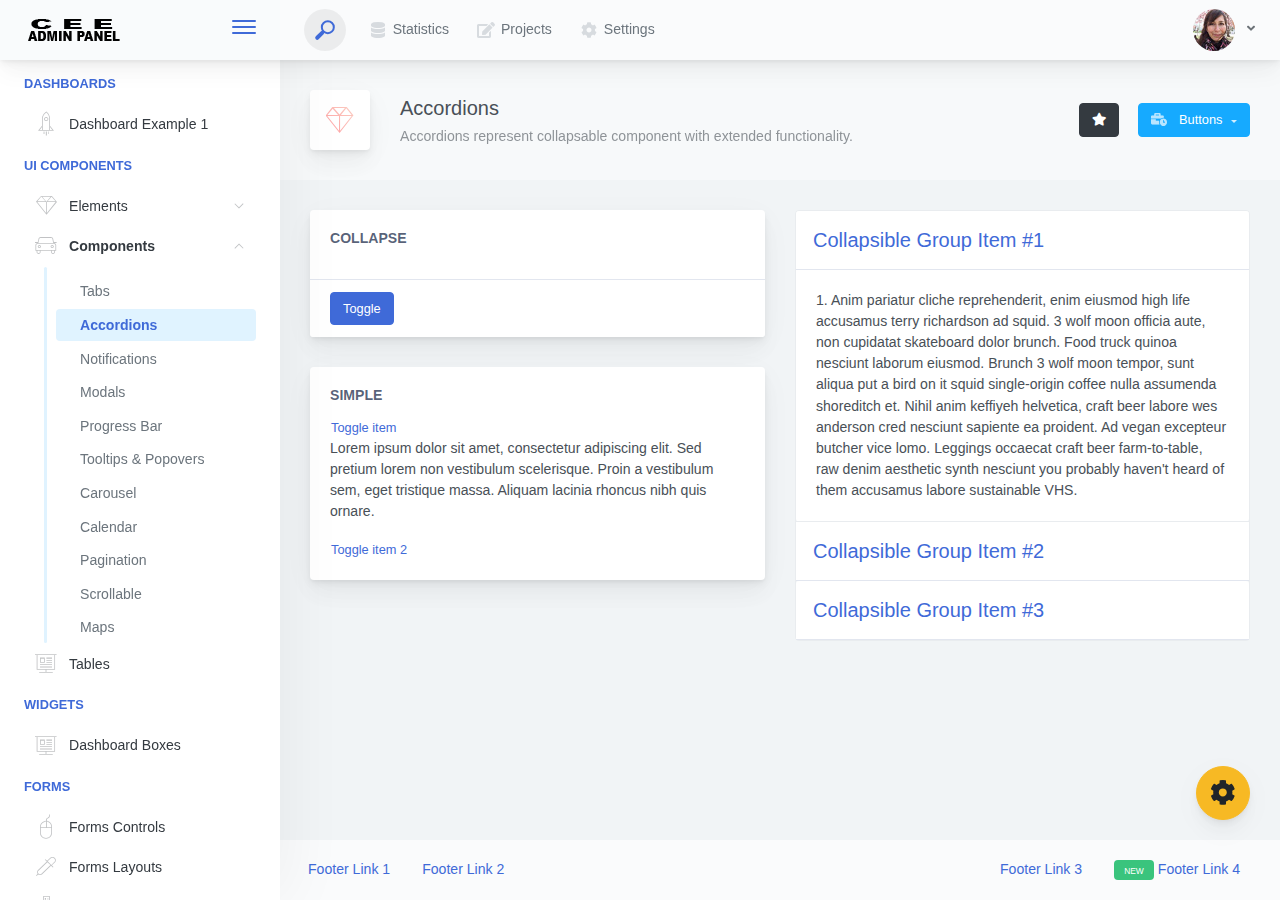
<file: app/login/adminpanel/admin/components-accordions.html>
<!doctype html>
<html lang="en">

<head>
    <meta charset="utf-8">
    <meta http-equiv="X-UA-Compatible" content="IE=edge">
    <meta http-equiv="Content-Language" content="en">
    <meta http-equiv="Content-Type" content="text/html; charset=utf-8"/>
    <title>Accordions - Accordions represent collapsable component with extended functionality.</title>
    <meta name="viewport" content="width=device-width, initial-scale=1, maximum-scale=1, user-scalable=no, shrink-to-fit=no" />
    <meta name="description" content="Accordions represent collapsable component with extended functionality.">
    <meta name="msapplication-tap-highlight" content="no">
    <!--
    =========================================================
    * ArchitectUI HTML Theme Dashboard - v1.0.0
    =========================================================
    * Product Page: https://dashboardpack.com
    * Copyright 2019 DashboardPack (https://dashboardpack.com)
    * Licensed under MIT (https://github.com/DashboardPack/architectui-html-theme-free/blob/master/LICENSE)
    =========================================================
    * The above copyright notice and this permission notice shall be included in all copies or substantial portions of the Software.
    -->
<link href="./main.css" rel="stylesheet"></head>
<body>
    <div class="app-container app-theme-white body-tabs-shadow fixed-sidebar fixed-header">
        <div class="app-header header-shadow">
            <div class="app-header__logo">
                <div class="logo-src"></div>
                <div class="header__pane ml-auto">
                    <div>
                        <button type="button" class="hamburger close-sidebar-btn hamburger--elastic" data-class="closed-sidebar">
                            <span class="hamburger-box">
                                <span class="hamburger-inner"></span>
                            </span>
                        </button>
                    </div>
                </div>
            </div>
            <div class="app-header__mobile-menu">
                <div>
                    <button type="button" class="hamburger hamburger--elastic mobile-toggle-nav">
                        <span class="hamburger-box">
                            <span class="hamburger-inner"></span>
                        </span>
                    </button>
                </div>
            </div>
            <div class="app-header__menu">
                <span>
                    <button type="button" class="btn-icon btn-icon-only btn btn-primary btn-sm mobile-toggle-header-nav">
                        <span class="btn-icon-wrapper">
                            <i class="fa fa-ellipsis-v fa-w-6"></i>
                        </span>
                    </button>
                </span>
            </div>    <div class="app-header__content">
                <div class="app-header-left">
                    <div class="search-wrapper">
                        <div class="input-holder">
                            <input type="text" class="search-input" placeholder="Type to search">
                            <button class="search-icon"><span></span></button>
                        </div>
                        <button class="close"></button>
                    </div>
                    <ul class="header-menu nav">
                        <li class="nav-item">
                            <a href="javascript:void(0);" class="nav-link">
                                <i class="nav-link-icon fa fa-database"> </i>
                                Statistics
                            </a>
                        </li>
                        <li class="btn-group nav-item">
                            <a href="javascript:void(0);" class="nav-link">
                                <i class="nav-link-icon fa fa-edit"></i>
                                Projects
                            </a>
                        </li>
                        <li class="dropdown nav-item">
                            <a href="javascript:void(0);" class="nav-link">
                                <i class="nav-link-icon fa fa-cog"></i>
                                Settings
                            </a>
                        </li>
                    </ul>        </div>
                <div class="app-header-right">
                    <div class="header-btn-lg pr-0">
                        <div class="widget-content p-0">
                            <div class="widget-content-wrapper">
                                <div class="widget-content-left">
                                    <div class="btn-group">
                                        <a data-toggle="dropdown" aria-haspopup="true" aria-expanded="false" class="p-0 btn">
                                            <img width="42" class="rounded-circle" src="assets/images/avatars/1.jpg" alt="">
                                            <i class="fa fa-angle-down ml-2 opacity-8"></i>
                                        </a>
                                        <div tabindex="-1" role="menu" aria-hidden="true" class="dropdown-menu dropdown-menu-right">
                                            <button type="button" tabindex="0" class="dropdown-item">User Account</button>
                                            <button type="button" tabindex="0" class="dropdown-item">Settings</button>
                                            <h6 tabindex="-1" class="dropdown-header">Header</h6>
                                            <button type="button" tabindex="0" class="dropdown-item">Actions</button>
                                            <div tabindex="-1" class="dropdown-divider"></div>
                                            <button type="button" tabindex="0" class="dropdown-item">Dividers</button>
                                        </div>
                                    </div>
                                </div>
                                <div class="widget-content-left  ml-3 header-user-info">
                                    <div class="widget-heading">
                                        Alina Mclourd
                                    </div>
                                    <div class="widget-subheading">
                                        VP People Manager
                                    </div>
                                </div>
                                <div class="widget-content-right header-user-info ml-3">
                                    <button type="button" class="btn-shadow p-1 btn btn-primary btn-sm show-toastr-example">
                                        <i class="fa text-white fa-calendar pr-1 pl-1"></i>
                                    </button>
                                </div>
                            </div>
                        </div>
                    </div>        </div>
            </div>
        </div>        <div class="ui-theme-settings">
            <button type="button" id="TooltipDemo" class="btn-open-options btn btn-warning">
                <i class="fa fa-cog fa-w-16 fa-spin fa-2x"></i>
            </button>
            <div class="theme-settings__inner">
                <div class="scrollbar-container">
                    <div class="theme-settings__options-wrapper">
                        <h3 class="themeoptions-heading">Layout Options
                        </h3>
                        <div class="p-3">
                            <ul class="list-group">
                                <li class="list-group-item">
                                    <div class="widget-content p-0">
                                        <div class="widget-content-wrapper">
                                            <div class="widget-content-left mr-3">
                                                <div class="switch has-switch switch-container-class" data-class="fixed-header">
                                                    <div class="switch-animate switch-on">
                                                        <input type="checkbox" checked data-toggle="toggle" data-onstyle="success">
                                                    </div>
                                                </div>
                                            </div>
                                            <div class="widget-content-left">
                                                <div class="widget-heading">Fixed Header
                                                </div>
                                                <div class="widget-subheading">Makes the header top fixed, always visible!
                                                </div>
                                            </div>
                                        </div>
                                    </div>
                                </li>
                                <li class="list-group-item">
                                    <div class="widget-content p-0">
                                        <div class="widget-content-wrapper">
                                            <div class="widget-content-left mr-3">
                                                <div class="switch has-switch switch-container-class" data-class="fixed-sidebar">
                                                    <div class="switch-animate switch-on">
                                                        <input type="checkbox" checked data-toggle="toggle" data-onstyle="success">
                                                    </div>
                                                </div>
                                            </div>
                                            <div class="widget-content-left">
                                                <div class="widget-heading">Fixed Sidebar
                                                </div>
                                                <div class="widget-subheading">Makes the sidebar left fixed, always visible!
                                                </div>
                                            </div>
                                        </div>
                                    </div>
                                </li>
                                <li class="list-group-item">
                                    <div class="widget-content p-0">
                                        <div class="widget-content-wrapper">
                                            <div class="widget-content-left mr-3">
                                                <div class="switch has-switch switch-container-class" data-class="fixed-footer">
                                                    <div class="switch-animate switch-off">
                                                        <input type="checkbox" data-toggle="toggle" data-onstyle="success">
                                                    </div>
                                                </div>
                                            </div>
                                            <div class="widget-content-left">
                                                <div class="widget-heading">Fixed Footer
                                                </div>
                                                <div class="widget-subheading">Makes the app footer bottom fixed, always visible!
                                                </div>
                                            </div>
                                        </div>
                                    </div>
                                </li>
                            </ul>
                        </div>
                        <h3 class="themeoptions-heading">
                            <div>
                                Header Options
                            </div>
                            <button type="button" class="btn-pill btn-shadow btn-wide ml-auto btn btn-focus btn-sm switch-header-cs-class" data-class="">
                                Restore Default
                            </button>
                        </h3>
                        <div class="p-3">
                            <ul class="list-group">
                                <li class="list-group-item">
                                    <h5 class="pb-2">Choose Color Scheme
                                    </h5>
                                    <div class="theme-settings-swatches">
                                        <div class="swatch-holder bg-primary switch-header-cs-class" data-class="bg-primary header-text-light">
                                        </div>
                                        <div class="swatch-holder bg-secondary switch-header-cs-class" data-class="bg-secondary header-text-light">
                                        </div>
                                        <div class="swatch-holder bg-success switch-header-cs-class" data-class="bg-success header-text-dark">
                                        </div>
                                        <div class="swatch-holder bg-info switch-header-cs-class" data-class="bg-info header-text-dark">
                                        </div>
                                        <div class="swatch-holder bg-warning switch-header-cs-class" data-class="bg-warning header-text-dark">
                                        </div>
                                        <div class="swatch-holder bg-danger switch-header-cs-class" data-class="bg-danger header-text-light">
                                        </div>
                                        <div class="swatch-holder bg-light switch-header-cs-class" data-class="bg-light header-text-dark">
                                        </div>
                                        <div class="swatch-holder bg-dark switch-header-cs-class" data-class="bg-dark header-text-light">
                                        </div>
                                        <div class="swatch-holder bg-focus switch-header-cs-class" data-class="bg-focus header-text-light">
                                        </div>
                                        <div class="swatch-holder bg-alternate switch-header-cs-class" data-class="bg-alternate header-text-light">
                                        </div>
                                        <div class="divider">
                                        </div>
                                        <div class="swatch-holder bg-vicious-stance switch-header-cs-class" data-class="bg-vicious-stance header-text-light">
                                        </div>
                                        <div class="swatch-holder bg-midnight-bloom switch-header-cs-class" data-class="bg-midnight-bloom header-text-light">
                                        </div>
                                        <div class="swatch-holder bg-night-sky switch-header-cs-class" data-class="bg-night-sky header-text-light">
                                        </div>
                                        <div class="swatch-holder bg-slick-carbon switch-header-cs-class" data-class="bg-slick-carbon header-text-light">
                                        </div>
                                        <div class="swatch-holder bg-asteroid switch-header-cs-class" data-class="bg-asteroid header-text-light">
                                        </div>
                                        <div class="swatch-holder bg-royal switch-header-cs-class" data-class="bg-royal header-text-light">
                                        </div>
                                        <div class="swatch-holder bg-warm-flame switch-header-cs-class" data-class="bg-warm-flame header-text-dark">
                                        </div>
                                        <div class="swatch-holder bg-night-fade switch-header-cs-class" data-class="bg-night-fade header-text-dark">
                                        </div>
                                        <div class="swatch-holder bg-sunny-morning switch-header-cs-class" data-class="bg-sunny-morning header-text-dark">
                                        </div>
                                        <div class="swatch-holder bg-tempting-azure switch-header-cs-class" data-class="bg-tempting-azure header-text-dark">
                                        </div>
                                        <div class="swatch-holder bg-amy-crisp switch-header-cs-class" data-class="bg-amy-crisp header-text-dark">
                                        </div>
                                        <div class="swatch-holder bg-heavy-rain switch-header-cs-class" data-class="bg-heavy-rain header-text-dark">
                                        </div>
                                        <div class="swatch-holder bg-mean-fruit switch-header-cs-class" data-class="bg-mean-fruit header-text-dark">
                                        </div>
                                        <div class="swatch-holder bg-malibu-beach switch-header-cs-class" data-class="bg-malibu-beach header-text-light">
                                        </div>
                                        <div class="swatch-holder bg-deep-blue switch-header-cs-class" data-class="bg-deep-blue header-text-dark">
                                        </div>
                                        <div class="swatch-holder bg-ripe-malin switch-header-cs-class" data-class="bg-ripe-malin header-text-light">
                                        </div>
                                        <div class="swatch-holder bg-arielle-smile switch-header-cs-class" data-class="bg-arielle-smile header-text-light">
                                        </div>
                                        <div class="swatch-holder bg-plum-plate switch-header-cs-class" data-class="bg-plum-plate header-text-light">
                                        </div>
                                        <div class="swatch-holder bg-happy-fisher switch-header-cs-class" data-class="bg-happy-fisher header-text-dark">
                                        </div>
                                        <div class="swatch-holder bg-happy-itmeo switch-header-cs-class" data-class="bg-happy-itmeo header-text-light">
                                        </div>
                                        <div class="swatch-holder bg-mixed-hopes switch-header-cs-class" data-class="bg-mixed-hopes header-text-light">
                                        </div>
                                        <div class="swatch-holder bg-strong-bliss switch-header-cs-class" data-class="bg-strong-bliss header-text-light">
                                        </div>
                                        <div class="swatch-holder bg-grow-early switch-header-cs-class" data-class="bg-grow-early header-text-light">
                                        </div>
                                        <div class="swatch-holder bg-love-kiss switch-header-cs-class" data-class="bg-love-kiss header-text-light">
                                        </div>
                                        <div class="swatch-holder bg-premium-dark switch-header-cs-class" data-class="bg-premium-dark header-text-light">
                                        </div>
                                        <div class="swatch-holder bg-happy-green switch-header-cs-class" data-class="bg-happy-green header-text-light">
                                        </div>
                                    </div>
                                </li>
                            </ul>
                        </div>
                        <h3 class="themeoptions-heading">
                            <div>Sidebar Options</div>
                            <button type="button" class="btn-pill btn-shadow btn-wide ml-auto btn btn-focus btn-sm switch-sidebar-cs-class" data-class="">
                                Restore Default
                            </button>
                        </h3>
                        <div class="p-3">
                            <ul class="list-group">
                                <li class="list-group-item">
                                    <h5 class="pb-2">Choose Color Scheme
                                    </h5>
                                    <div class="theme-settings-swatches">
                                        <div class="swatch-holder bg-primary switch-sidebar-cs-class" data-class="bg-primary sidebar-text-light">
                                        </div>
                                        <div class="swatch-holder bg-secondary switch-sidebar-cs-class" data-class="bg-secondary sidebar-text-light">
                                        </div>
                                        <div class="swatch-holder bg-success switch-sidebar-cs-class" data-class="bg-success sidebar-text-dark">
                                        </div>
                                        <div class="swatch-holder bg-info switch-sidebar-cs-class" data-class="bg-info sidebar-text-dark">
                                        </div>
                                        <div class="swatch-holder bg-warning switch-sidebar-cs-class" data-class="bg-warning sidebar-text-dark">
                                        </div>
                                        <div class="swatch-holder bg-danger switch-sidebar-cs-class" data-class="bg-danger sidebar-text-light">
                                        </div>
                                        <div class="swatch-holder bg-light switch-sidebar-cs-class" data-class="bg-light sidebar-text-dark">
                                        </div>
                                        <div class="swatch-holder bg-dark switch-sidebar-cs-class" data-class="bg-dark sidebar-text-light">
                                        </div>
                                        <div class="swatch-holder bg-focus switch-sidebar-cs-class" data-class="bg-focus sidebar-text-light">
                                        </div>
                                        <div class="swatch-holder bg-alternate switch-sidebar-cs-class" data-class="bg-alternate sidebar-text-light">
                                        </div>
                                        <div class="divider">
                                        </div>
                                        <div class="swatch-holder bg-vicious-stance switch-sidebar-cs-class" data-class="bg-vicious-stance sidebar-text-light">
                                        </div>
                                        <div class="swatch-holder bg-midnight-bloom switch-sidebar-cs-class" data-class="bg-midnight-bloom sidebar-text-light">
                                        </div>
                                        <div class="swatch-holder bg-night-sky switch-sidebar-cs-class" data-class="bg-night-sky sidebar-text-light">
                                        </div>
                                        <div class="swatch-holder bg-slick-carbon switch-sidebar-cs-class" data-class="bg-slick-carbon sidebar-text-light">
                                        </div>
                                        <div class="swatch-holder bg-asteroid switch-sidebar-cs-class" data-class="bg-asteroid sidebar-text-light">
                                        </div>
                                        <div class="swatch-holder bg-royal switch-sidebar-cs-class" data-class="bg-royal sidebar-text-light">
                                        </div>
                                        <div class="swatch-holder bg-warm-flame switch-sidebar-cs-class" data-class="bg-warm-flame sidebar-text-dark">
                                        </div>
                                        <div class="swatch-holder bg-night-fade switch-sidebar-cs-class" data-class="bg-night-fade sidebar-text-dark">
                                        </div>
                                        <div class="swatch-holder bg-sunny-morning switch-sidebar-cs-class" data-class="bg-sunny-morning sidebar-text-dark">
                                        </div>
                                        <div class="swatch-holder bg-tempting-azure switch-sidebar-cs-class" data-class="bg-tempting-azure sidebar-text-dark">
                                        </div>
                                        <div class="swatch-holder bg-amy-crisp switch-sidebar-cs-class" data-class="bg-amy-crisp sidebar-text-dark">
                                        </div>
                                        <div class="swatch-holder bg-heavy-rain switch-sidebar-cs-class" data-class="bg-heavy-rain sidebar-text-dark">
                                        </div>
                                        <div class="swatch-holder bg-mean-fruit switch-sidebar-cs-class" data-class="bg-mean-fruit sidebar-text-dark">
                                        </div>
                                        <div class="swatch-holder bg-malibu-beach switch-sidebar-cs-class" data-class="bg-malibu-beach sidebar-text-light">
                                        </div>
                                        <div class="swatch-holder bg-deep-blue switch-sidebar-cs-class" data-class="bg-deep-blue sidebar-text-dark">
                                        </div>
                                        <div class="swatch-holder bg-ripe-malin switch-sidebar-cs-class" data-class="bg-ripe-malin sidebar-text-light">
                                        </div>
                                        <div class="swatch-holder bg-arielle-smile switch-sidebar-cs-class" data-class="bg-arielle-smile sidebar-text-light">
                                        </div>
                                        <div class="swatch-holder bg-plum-plate switch-sidebar-cs-class" data-class="bg-plum-plate sidebar-text-light">
                                        </div>
                                        <div class="swatch-holder bg-happy-fisher switch-sidebar-cs-class" data-class="bg-happy-fisher sidebar-text-dark">
                                        </div>
                                        <div class="swatch-holder bg-happy-itmeo switch-sidebar-cs-class" data-class="bg-happy-itmeo sidebar-text-light">
                                        </div>
                                        <div class="swatch-holder bg-mixed-hopes switch-sidebar-cs-class" data-class="bg-mixed-hopes sidebar-text-light">
                                        </div>
                                        <div class="swatch-holder bg-strong-bliss switch-sidebar-cs-class" data-class="bg-strong-bliss sidebar-text-light">
                                        </div>
                                        <div class="swatch-holder bg-grow-early switch-sidebar-cs-class" data-class="bg-grow-early sidebar-text-light">
                                        </div>
                                        <div class="swatch-holder bg-love-kiss switch-sidebar-cs-class" data-class="bg-love-kiss sidebar-text-light">
                                        </div>
                                        <div class="swatch-holder bg-premium-dark switch-sidebar-cs-class" data-class="bg-premium-dark sidebar-text-light">
                                        </div>
                                        <div class="swatch-holder bg-happy-green switch-sidebar-cs-class" data-class="bg-happy-green sidebar-text-light">
                                        </div>
                                    </div>
                                </li>
                            </ul>
                        </div>
                        <h3 class="themeoptions-heading">
                            <div>Main Content Options</div>
                            <button type="button" class="btn-pill btn-shadow btn-wide ml-auto active btn btn-focus btn-sm">Restore Default
                            </button>
                        </h3>
                        <div class="p-3">
                            <ul class="list-group">
                                <li class="list-group-item">
                                    <h5 class="pb-2">Page Section Tabs
                                    </h5>
                                    <div class="theme-settings-swatches">
                                        <div role="group" class="mt-2 btn-group">
                                            <button type="button" class="btn-wide btn-shadow btn-primary btn btn-secondary switch-theme-class" data-class="body-tabs-line">
                                                Line
                                            </button>
                                            <button type="button" class="btn-wide btn-shadow btn-primary active btn btn-secondary switch-theme-class" data-class="body-tabs-shadow">
                                                Shadow
                                            </button>
                                        </div>
                                    </div>
                                </li>
                            </ul>
                        </div>
                    </div>
                </div>
            </div>
        </div>        <div class="app-main">
                <div class="app-sidebar sidebar-shadow">
                    <div class="app-header__logo">
                        <div class="logo-src"></div>
                        <div class="header__pane ml-auto">
                            <div>
                                <button type="button" class="hamburger close-sidebar-btn hamburger--elastic" data-class="closed-sidebar">
                                    <span class="hamburger-box">
                                        <span class="hamburger-inner"></span>
                                    </span>
                                </button>
                            </div>
                        </div>
                    </div>
                    <div class="app-header__mobile-menu">
                        <div>
                            <button type="button" class="hamburger hamburger--elastic mobile-toggle-nav">
                                <span class="hamburger-box">
                                    <span class="hamburger-inner"></span>
                                </span>
                            </button>
                        </div>
                    </div>
                    <div class="app-header__menu">
                        <span>
                            <button type="button" class="btn-icon btn-icon-only btn btn-primary btn-sm mobile-toggle-header-nav">
                                <span class="btn-icon-wrapper">
                                    <i class="fa fa-ellipsis-v fa-w-6"></i>
                                </span>
                            </button>
                        </span>
                    </div>    <div class="scrollbar-sidebar">
                        <div class="app-sidebar__inner">
                            <ul class="vertical-nav-menu">
                                <li class="app-sidebar__heading">Dashboards</li>
                                <li>
                                    <a href="index.html">
                                        <i class="metismenu-icon pe-7s-rocket"></i>
                                        Dashboard Example 1
                                    </a>
                                </li>
                                <li class="app-sidebar__heading">UI Components</li>
                                <li
                                    
                                    
                                    
                                    
                                    
                                    
                                    
                                    
                                >
                                    <a href="#">
                                        <i class="metismenu-icon pe-7s-diamond"></i>
                                        Elements
                                        <i class="metismenu-state-icon pe-7s-angle-down caret-left"></i>
                                    </a>
                                    <ul
                                        
                                        
                                        
                                        
                                        
                                        
                                        
                                        
                                    >
                                        <li>
                                            <a href="elements-buttons-standard.html">
                                                <i class="metismenu-icon"></i>
                                                Buttons
                                            </a>
                                        </li>
                                        <li>
                                            <a href="elements-dropdowns.html">
                                                <i class="metismenu-icon">
                                                </i>Dropdowns
                                            </a>
                                        </li>
                                        <li>
                                            <a href="elements-icons.html">
                                                <i class="metismenu-icon">
                                                </i>Icons
                                            </a>
                                        </li>
                                        <li>
                                            <a href="elements-badges-labels.html">
                                                <i class="metismenu-icon">
                                                </i>Badges
                                            </a>
                                        </li>
                                        <li>
                                            <a href="elements-cards.html">
                                                <i class="metismenu-icon">
                                                </i>Cards
                                            </a>
                                        </li>
                                        <li>
                                            <a href="elements-list-group.html">
                                                <i class="metismenu-icon">
                                                </i>List Groups
                                            </a>
                                        </li>
                                        <li>
                                            <a href="elements-navigation.html">
                                                <i class="metismenu-icon">
                                                </i>Navigation Menus
                                            </a>
                                        </li>
                                        <li>
                                            <a href="elements-utilities.html">
                                                <i class="metismenu-icon">
                                                </i>Utilities
                                            </a>
                                        </li>
                                    </ul>
                                </li>
                                <li
                                    
                                     class="mm-active"
                                    
                                    
                                    
                                    
                                    
                                    
                                    
                                    
                                    
                                >
                                    <a href="#">
                                        <i class="metismenu-icon pe-7s-car"></i>
                                        Components
                                        <i class="metismenu-state-icon pe-7s-angle-down caret-left"></i>
                                    </a>
                                    <ul
                                        
                                         class="mm-show"
                                        
                                        
                                        
                                        
                                        
                                        
                                        
                                        
                                        
                                    >
                                        <li>
                                            <a href="components-tabs.html">
                                                <i class="metismenu-icon">
                                                </i>Tabs
                                            </a>
                                        </li>
                                        <li>
                                            <a href="components-accordions.html" class="mm-active">
                                                <i class="metismenu-icon">
                                                </i>Accordions
                                            </a>
                                        </li>
                                        <li>
                                            <a href="components-notifications.html">
                                                <i class="metismenu-icon">
                                                </i>Notifications
                                            </a>
                                        </li>
                                        <li>
                                            <a href="components-modals.html">
                                                <i class="metismenu-icon">
                                                </i>Modals
                                            </a>
                                        </li>
                                        <li>
                                            <a href="components-progress-bar.html">
                                                <i class="metismenu-icon">
                                                </i>Progress Bar
                                            </a>
                                        </li>
                                        <li>
                                            <a href="components-tooltips-popovers.html">
                                                <i class="metismenu-icon">
                                                </i>Tooltips &amp; Popovers
                                            </a>
                                        </li>
                                        <li>
                                            <a href="components-carousel.html">
                                                <i class="metismenu-icon">
                                                </i>Carousel
                                            </a>
                                        </li>
                                        <li>
                                            <a href="components-calendar.html">
                                                <i class="metismenu-icon">
                                                </i>Calendar
                                            </a>
                                        </li>
                                        <li>
                                            <a href="components-pagination.html">
                                                <i class="metismenu-icon">
                                                </i>Pagination
                                            </a>
                                        </li>
                                        <li>
                                            <a href="components-scrollable-elements.html">
                                                <i class="metismenu-icon">
                                                </i>Scrollable
                                            </a>
                                        </li>
                                        <li>
                                            <a href="components-maps.html">
                                                <i class="metismenu-icon">
                                                </i>Maps
                                            </a>
                                        </li>
                                    </ul>
                                </li>
                                <li  >
                                    <a href="tables-regular.html">
                                        <i class="metismenu-icon pe-7s-display2"></i>
                                        Tables
                                    </a>
                                </li>
                                <li class="app-sidebar__heading">Widgets</li>
                                <li>
                                    <a href="dashboard-boxes.html">
                                        <i class="metismenu-icon pe-7s-display2"></i>
                                        Dashboard Boxes
                                    </a>
                                </li>
                                <li class="app-sidebar__heading">Forms</li>
                                <li>
                                    <a href="forms-controls.html">
                                        <i class="metismenu-icon pe-7s-mouse">
                                        </i>Forms Controls
                                    </a>
                                </li>
                                <li>
                                    <a href="forms-layouts.html">
                                        <i class="metismenu-icon pe-7s-eyedropper">
                                        </i>Forms Layouts
                                    </a>
                                </li>
                                <li>
                                    <a href="forms-validation.html">
                                        <i class="metismenu-icon pe-7s-pendrive">
                                        </i>Forms Validation
                                    </a>
                                </li>
                                <li class="app-sidebar__heading">Charts</li>
                                <li>
                                    <a href="charts-chartjs.html">
                                        <i class="metismenu-icon pe-7s-graph2">
                                        </i>ChartJS
                                    </a>
                                </li>
                                <li class="app-sidebar__heading">PRO Version</li>
                                <li>
                                    <a href="https://dashboardpack.com/theme-details/architectui-dashboard-html-pro/" target="_blank">
                                        <i class="metismenu-icon pe-7s-graph2">
                                        </i>
                                        Upgrade to PRO
                                    </a>
                                </li>
                            </ul>
                        </div>
                    </div>
                </div>    <div class="app-main__outer">
                    <div class="app-main__inner">
                        <div class="app-page-title">
                            <div class="page-title-wrapper">
                                <div class="page-title-heading">
                                    <div class="page-title-icon">
                                        <i class="pe-7s-diamond icon-gradient bg-warm-flame">
                                        </i>
                                    </div>
                                    <div>Accordions
                                        <div class="page-title-subheading">Accordions represent collapsable component with extended functionality.
                                        </div>
                                    </div>
                                </div>
                                <div class="page-title-actions">
                                    <button type="button" data-toggle="tooltip" title="Example Tooltip" data-placement="bottom" class="btn-shadow mr-3 btn btn-dark">
                                        <i class="fa fa-star"></i>
                                    </button>
                                    <div class="d-inline-block dropdown">
                                        <button type="button" data-toggle="dropdown" aria-haspopup="true" aria-expanded="false" class="btn-shadow dropdown-toggle btn btn-info">
                                            <span class="btn-icon-wrapper pr-2 opacity-7">
                                                <i class="fa fa-business-time fa-w-20"></i>
                                            </span>
                                            Buttons
                                        </button>
                                        <div tabindex="-1" role="menu" aria-hidden="true" class="dropdown-menu dropdown-menu-right">
                                            <ul class="nav flex-column">
                                                <li class="nav-item">
                                                    <a href="javascript:void(0);" class="nav-link">
                                                        <i class="nav-link-icon lnr-inbox"></i>
                                                        <span>
                                                            Inbox
                                                        </span>
                                                        <div class="ml-auto badge badge-pill badge-secondary">86</div>
                                                    </a>
                                                </li>
                                                <li class="nav-item">
                                                    <a href="javascript:void(0);" class="nav-link">
                                                        <i class="nav-link-icon lnr-book"></i>
                                                        <span>
                                                            Book
                                                        </span>
                                                        <div class="ml-auto badge badge-pill badge-danger">5</div>
                                                    </a>
                                                </li>
                                                <li class="nav-item">
                                                    <a href="javascript:void(0);" class="nav-link">
                                                        <i class="nav-link-icon lnr-picture"></i>
                                                        <span>
                                                            Picture
                                                        </span>
                                                    </a>
                                                </li>
                                                <li class="nav-item">
                                                    <a disabled href="javascript:void(0);" class="nav-link disabled">
                                                        <i class="nav-link-icon lnr-file-empty"></i>
                                                        <span>
                                                            File Disabled
                                                        </span>
                                                    </a>
                                                </li>
                                            </ul>
                                        </div>
                                    </div>
                                </div>    </div>
                        </div>            <div class="">
                            <div class="row">
                                <div class="col-md-6">
                                    <div class="main-card mb-3 card">
                                        <div class="card-body">
                                            <h5 class="card-title">Collapse</h5>
                                            <div class="collapse" id="collapseExample123"><p>Anim pariatur cliche reprehenderit, enim eiusmod high life accusamus terry richardson ad squid. Nihil anim keffiyeh helvetica, craft beer labore wes anderson cred
                                                nesciunt sapiente ea
                                                proident.</p>
                                                <p>Donec molestie odio id nisi malesuada, mattis tincidunt velit egestas. Sed non pulvinar risus. Aenean elementum eleifend nunc, pellentesque dapibus arcu hendrerit fringilla. Aliquam in nibh massa. Cras ultricies
                                                    lorem non enim volutpat, a eleifend urna placerat. Fusce id luctus urna. In sed leo tellus. Mauris tristique leo a nisl feugiat, eget vehicula leo venenatis. Quisque magna metus, luctus quis sollicitudin vel,
                                                    vehicula nec ipsum. Donec rutrum commodo lacus ut condimentum. Integer vel turpis purus. Etiam vehicula, nulla non fringilla blandit, massa purus faucibus tellus, a luctus enim orci non augue. Aenean
                                                    ullamcorper nisl urna, non feugiat tortor volutpat in. Vivamus lobortis massa dolor, eget faucibus ipsum varius eget. Pellentesque imperdiet, turpis sed sagittis lobortis, leo elit laoreet arcu, vehicula
                                                    sagittis elit leo id nisi.</p></div>
                                        </div>
                                        <div class="card-footer">
                                            <button type="button" data-toggle="collapse" href="#collapseExample123" class="btn btn-primary">Toggle</button>
                                        </div>
                                    </div>
                                    <div class="main-card mb-3 card">
                                        <div class="card-body"><h5 class="card-title">Simple</h5>
                                            <div id="exampleAccordion" data-children=".item">
                                                <div class="item">
                                                    <button type="button" aria-expanded="true" aria-controls="exampleAccordion1" data-toggle="collapse" href="#collapseExample" class="m-0 p-0 btn btn-link">Toggle item</button>
                                                    <div data-parent="#exampleAccordion" id="collapseExample" class="collapse show"><p class="mb-3">Lorem ipsum dolor sit amet, consectetur adipiscing elit. Sed pretium lorem non vestibulum scelerisque. Proin a
                                                        vestibulum sem, eget tristique massa. Aliquam lacinia rhoncus nibh quis ornare.</p></div>
                                                </div>
                                                <div class="item">
                                                    <button type="button" aria-expanded="false" aria-controls="exampleAccordion2" data-toggle="collapse" href="#collapseExample2" class="m-0 p-0 btn btn-link">Toggle item 2</button>
                                                    <div data-parent="#exampleAccordion" id="collapseExample2" class="collapse"><p class="mb-3">Donec at ipsum dignissim, rutrum turpis scelerisque, tristique lectus. Pellentesque habitant morbi tristique
                                                        senectus
                                                        et netus et malesuada fames ac turpis egestas. Vivamus nec dui turpis. Orci varius natoque penatibus et magnis dis parturient montes, nascetur ridiculus mus.</p></div>
                                                </div>
                                            </div>
                                        </div>
                                    </div>
                                </div>
                                <div class="col-md-6">
                                    <div id="accordion" class="accordion-wrapper mb-3">
                                        <div class="card">
                                            <div id="headingOne" class="card-header">
                                                <button type="button" data-toggle="collapse" data-target="#collapseOne1" aria-expanded="true" aria-controls="collapseOne" class="text-left m-0 p-0 btn btn-link btn-block">
                                                    <h5 class="m-0 p-0">Collapsible Group Item #1</h5>
                                                </button>
                                            </div>
                                            <div data-parent="#accordion" id="collapseOne1" aria-labelledby="headingOne" class="collapse show">
                                                <div class="card-body">1. Anim pariatur cliche reprehenderit, enim eiusmod high life accusamus terry richardson ad squid. 3 wolf moon officia aute, non cupidatat skateboard dolor brunch. Food truck quinoa
                                                    nesciunt
                                                    laborum eiusmod. Brunch 3 wolf moon tempor, sunt aliqua put a bird on it squid single-origin coffee nulla assumenda shoreditch et. Nihil anim keffiyeh helvetica, craft beer labore wes anderson cred nesciunt
                                                    sapiente ea proident. Ad vegan excepteur butcher vice lomo. Leggings occaecat craft beer farm-to-table, raw denim aesthetic synth nesciunt you probably haven't heard of them accusamus labore sustainable
                                                    VHS.
                                                </div>
                                            </div>
                                        </div>
                                        <div class="card">
                                            <div id="headingTwo" class="b-radius-0 card-header">
                                                <button type="button" data-toggle="collapse" data-target="#collapseOne2" aria-expanded="false" aria-controls="collapseTwo" class="text-left m-0 p-0 btn btn-link btn-block"><h5 class="m-0 p-0">Collapsible Group Item
                                                    #2</h5></button>
                                            </div>
                                            <div data-parent="#accordion" id="collapseOne2" class="collapse">
                                                <div class="card-body">2. Anim pariatur cliche reprehenderit, enim eiusmod high life accusamus terry richardson ad squid. 3 wolf moon officia aute, non cupidatat skateboard dolor brunch. Food truck quinoa
                                                    nesciunt
                                                    laborum eiusmod. Brunch 3 wolf moon tempor, sunt aliqua put a bird on it squid single-origin coffee nulla assumenda shoreditch et. Nihil anim keffiyeh helvetica, craft beer labore wes anderson cred nesciunt
                                                    sapiente ea proident. Ad vegan excepteur butcher vice lomo. Leggings occaecat craft beer farm-to-table, raw denim aesthetic synth nesciunt you probably haven't heard of them accusamus labore sustainable
                                                    VHS.
                                                </div>
                                            </div>
                                        </div>
                                        <div class="card">
                                            <div id="headingThree" class="card-header">
                                                <button type="button" data-toggle="collapse" data-target="#collapseOne3" aria-expanded="false" aria-controls="collapseThree" class="text-left m-0 p-0 btn btn-link btn-block"><h5 class="m-0 p-0">Collapsible Group
                                                    Item #3</h5></button>
                                            </div>
                                            <div data-parent="#accordion" id="collapseOne3" class="collapse">
                                                <div class="card-body">3. Anim pariatur cliche reprehenderit, enim eiusmod high life accusamus terry richardson ad squid. 3 wolf moon officia aute, non cupidatat skateboard dolor brunch. Food truck quinoa
                                                    nesciunt
                                                    laborum eiusmod. Brunch 3 wolf moon tempor, sunt aliqua put a bird on it squid single-origin coffee nulla assumenda shoreditch et. Nihil anim keffiyeh helvetica, craft beer labore wes anderson cred nesciunt
                                                    sapiente ea proident. Ad vegan excepteur butcher vice lomo. Leggings occaecat craft beer farm-to-table, raw denim aesthetic synth nesciunt you probably haven't heard of them accusamus labore sustainable
                                                    VHS.
                                                </div>
                                            </div>
                                        </div>
                                    </div>
                                </div>
                            </div>
                        </div>
                    </div>
                    <div class="app-wrapper-footer">
                        <div class="app-footer">
                            <div class="app-footer__inner">
                                <div class="app-footer-left">
                                    <ul class="nav">
                                        <li class="nav-item">
                                            <a href="javascript:void(0);" class="nav-link">
                                                Footer Link 1
                                            </a>
                                        </li>
                                        <li class="nav-item">
                                            <a href="javascript:void(0);" class="nav-link">
                                                Footer Link 2
                                            </a>
                                        </li>
                                    </ul>
                                </div>
                                <div class="app-footer-right">
                                    <ul class="nav">
                                        <li class="nav-item">
                                            <a href="javascript:void(0);" class="nav-link">
                                                Footer Link 3
                                            </a>
                                        </li>
                                        <li class="nav-item">
                                            <a href="javascript:void(0);" class="nav-link">
                                                <div class="badge badge-success mr-1 ml-0">
                                                    <small>NEW</small>
                                                </div>
                                                Footer Link 4
                                            </a>
                                        </li>
                                    </ul>
                                </div>
                            </div>
                        </div>
                    </div>    </div>
        </div>
    </div>
<script type="text/javascript" src="./assets/scripts/main.js"></script></body>
</html>
</file>
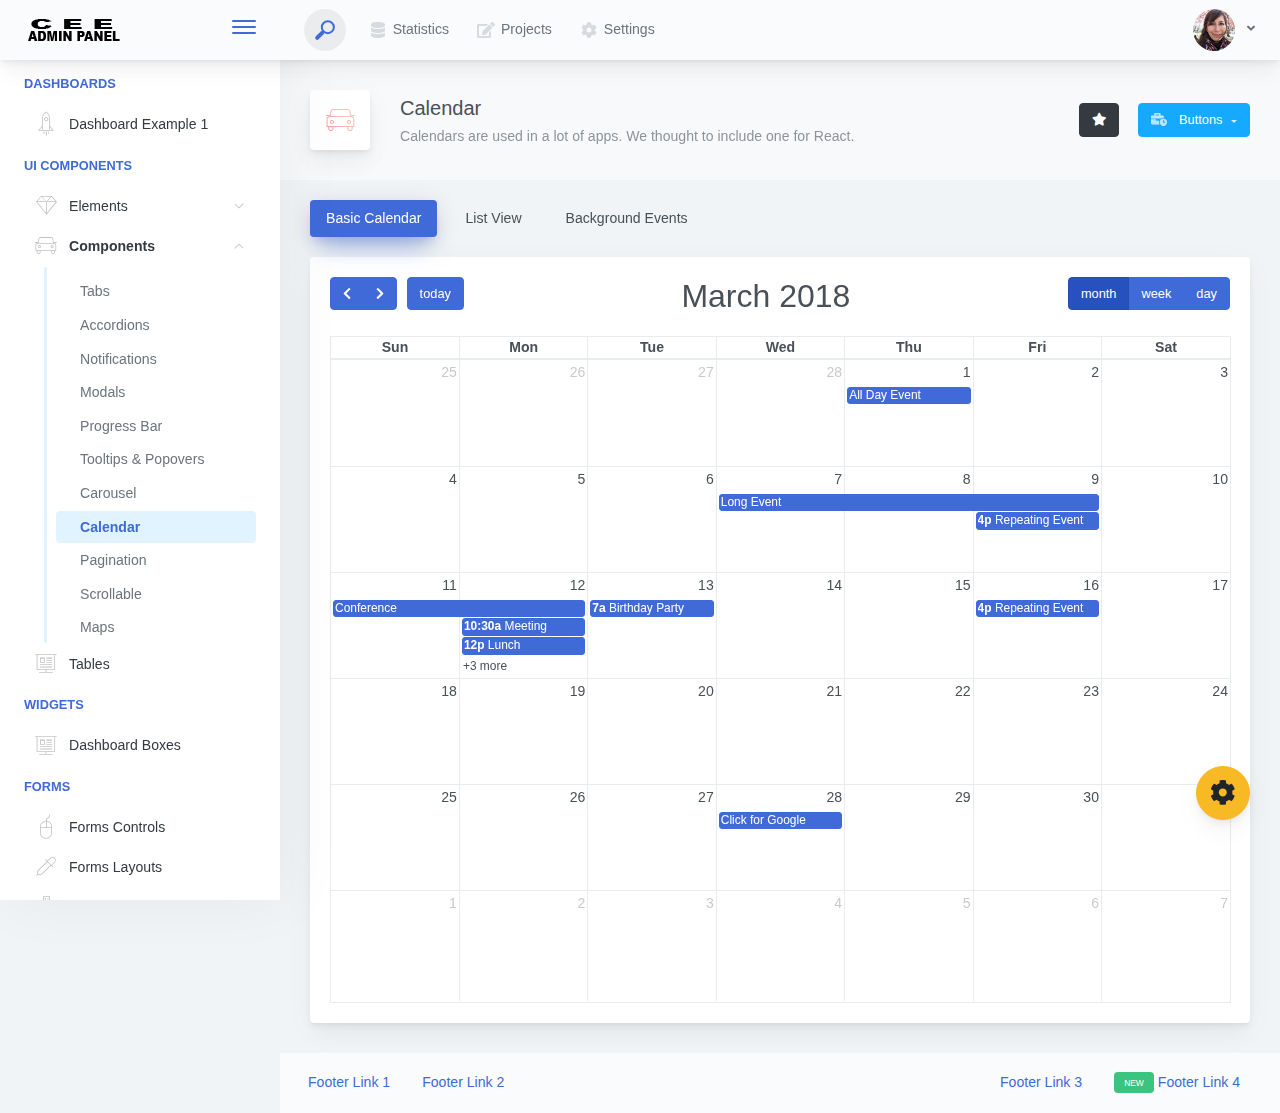
<file: app/login/adminpanel/admin/components-calendar.html>
<!doctype html>
<html lang="en">

<head>
    <meta charset="utf-8">
    <meta http-equiv="X-UA-Compatible" content="IE=edge">
    <meta http-equiv="Content-Language" content="en">
    <meta http-equiv="Content-Type" content="text/html; charset=utf-8"/>
    <title>Calendar - Calendars are used in a lot of apps. We thought to include one for React.</title>
    <meta name="viewport" content="width=device-width, initial-scale=1, maximum-scale=1, user-scalable=no, shrink-to-fit=no" />
    <meta name="description" content="Calendars are used in a lot of apps. We thought to include one for React.">
    <meta name="msapplication-tap-highlight" content="no">
    <!--
    =========================================================
    * ArchitectUI HTML Theme Dashboard - v1.0.0
    =========================================================
    * Product Page: https://dashboardpack.com
    * Copyright 2019 DashboardPack (https://dashboardpack.com)
    * Licensed under MIT (https://github.com/DashboardPack/architectui-html-theme-free/blob/master/LICENSE)
    =========================================================
    * The above copyright notice and this permission notice shall be included in all copies or substantial portions of the Software.
    -->
<link href="./main.css" rel="stylesheet"></head>
<body>
    <div class="app-container app-theme-white body-tabs-shadow fixed-sidebar fixed-header">
        <div class="app-header header-shadow">
            <div class="app-header__logo">
                <div class="logo-src"></div>
                <div class="header__pane ml-auto">
                    <div>
                        <button type="button" class="hamburger close-sidebar-btn hamburger--elastic" data-class="closed-sidebar">
                            <span class="hamburger-box">
                                <span class="hamburger-inner"></span>
                            </span>
                        </button>
                    </div>
                </div>
            </div>
            <div class="app-header__mobile-menu">
                <div>
                    <button type="button" class="hamburger hamburger--elastic mobile-toggle-nav">
                        <span class="hamburger-box">
                            <span class="hamburger-inner"></span>
                        </span>
                    </button>
                </div>
            </div>
            <div class="app-header__menu">
                <span>
                    <button type="button" class="btn-icon btn-icon-only btn btn-primary btn-sm mobile-toggle-header-nav">
                        <span class="btn-icon-wrapper">
                            <i class="fa fa-ellipsis-v fa-w-6"></i>
                        </span>
                    </button>
                </span>
            </div>    <div class="app-header__content">
                <div class="app-header-left">
                    <div class="search-wrapper">
                        <div class="input-holder">
                            <input type="text" class="search-input" placeholder="Type to search">
                            <button class="search-icon"><span></span></button>
                        </div>
                        <button class="close"></button>
                    </div>
                    <ul class="header-menu nav">
                        <li class="nav-item">
                            <a href="javascript:void(0);" class="nav-link">
                                <i class="nav-link-icon fa fa-database"> </i>
                                Statistics
                            </a>
                        </li>
                        <li class="btn-group nav-item">
                            <a href="javascript:void(0);" class="nav-link">
                                <i class="nav-link-icon fa fa-edit"></i>
                                Projects
                            </a>
                        </li>
                        <li class="dropdown nav-item">
                            <a href="javascript:void(0);" class="nav-link">
                                <i class="nav-link-icon fa fa-cog"></i>
                                Settings
                            </a>
                        </li>
                    </ul>        </div>
                <div class="app-header-right">
                    <div class="header-btn-lg pr-0">
                        <div class="widget-content p-0">
                            <div class="widget-content-wrapper">
                                <div class="widget-content-left">
                                    <div class="btn-group">
                                        <a data-toggle="dropdown" aria-haspopup="true" aria-expanded="false" class="p-0 btn">
                                            <img width="42" class="rounded-circle" src="assets/images/avatars/1.jpg" alt="">
                                            <i class="fa fa-angle-down ml-2 opacity-8"></i>
                                        </a>
                                        <div tabindex="-1" role="menu" aria-hidden="true" class="dropdown-menu dropdown-menu-right">
                                            <button type="button" tabindex="0" class="dropdown-item">User Account</button>
                                            <button type="button" tabindex="0" class="dropdown-item">Settings</button>
                                            <h6 tabindex="-1" class="dropdown-header">Header</h6>
                                            <button type="button" tabindex="0" class="dropdown-item">Actions</button>
                                            <div tabindex="-1" class="dropdown-divider"></div>
                                            <button type="button" tabindex="0" class="dropdown-item">Dividers</button>
                                        </div>
                                    </div>
                                </div>
                                <div class="widget-content-left  ml-3 header-user-info">
                                    <div class="widget-heading">
                                        Alina Mclourd
                                    </div>
                                    <div class="widget-subheading">
                                        VP People Manager
                                    </div>
                                </div>
                                <div class="widget-content-right header-user-info ml-3">
                                    <button type="button" class="btn-shadow p-1 btn btn-primary btn-sm show-toastr-example">
                                        <i class="fa text-white fa-calendar pr-1 pl-1"></i>
                                    </button>
                                </div>
                            </div>
                        </div>
                    </div>        </div>
            </div>
        </div>        <div class="ui-theme-settings">
            <button type="button" id="TooltipDemo" class="btn-open-options btn btn-warning">
                <i class="fa fa-cog fa-w-16 fa-spin fa-2x"></i>
            </button>
            <div class="theme-settings__inner">
                <div class="scrollbar-container">
                    <div class="theme-settings__options-wrapper">
                        <h3 class="themeoptions-heading">Layout Options
                        </h3>
                        <div class="p-3">
                            <ul class="list-group">
                                <li class="list-group-item">
                                    <div class="widget-content p-0">
                                        <div class="widget-content-wrapper">
                                            <div class="widget-content-left mr-3">
                                                <div class="switch has-switch switch-container-class" data-class="fixed-header">
                                                    <div class="switch-animate switch-on">
                                                        <input type="checkbox" checked data-toggle="toggle" data-onstyle="success">
                                                    </div>
                                                </div>
                                            </div>
                                            <div class="widget-content-left">
                                                <div class="widget-heading">Fixed Header
                                                </div>
                                                <div class="widget-subheading">Makes the header top fixed, always visible!
                                                </div>
                                            </div>
                                        </div>
                                    </div>
                                </li>
                                <li class="list-group-item">
                                    <div class="widget-content p-0">
                                        <div class="widget-content-wrapper">
                                            <div class="widget-content-left mr-3">
                                                <div class="switch has-switch switch-container-class" data-class="fixed-sidebar">
                                                    <div class="switch-animate switch-on">
                                                        <input type="checkbox" checked data-toggle="toggle" data-onstyle="success">
                                                    </div>
                                                </div>
                                            </div>
                                            <div class="widget-content-left">
                                                <div class="widget-heading">Fixed Sidebar
                                                </div>
                                                <div class="widget-subheading">Makes the sidebar left fixed, always visible!
                                                </div>
                                            </div>
                                        </div>
                                    </div>
                                </li>
                                <li class="list-group-item">
                                    <div class="widget-content p-0">
                                        <div class="widget-content-wrapper">
                                            <div class="widget-content-left mr-3">
                                                <div class="switch has-switch switch-container-class" data-class="fixed-footer">
                                                    <div class="switch-animate switch-off">
                                                        <input type="checkbox" data-toggle="toggle" data-onstyle="success">
                                                    </div>
                                                </div>
                                            </div>
                                            <div class="widget-content-left">
                                                <div class="widget-heading">Fixed Footer
                                                </div>
                                                <div class="widget-subheading">Makes the app footer bottom fixed, always visible!
                                                </div>
                                            </div>
                                        </div>
                                    </div>
                                </li>
                            </ul>
                        </div>
                        <h3 class="themeoptions-heading">
                            <div>
                                Header Options
                            </div>
                            <button type="button" class="btn-pill btn-shadow btn-wide ml-auto btn btn-focus btn-sm switch-header-cs-class" data-class="">
                                Restore Default
                            </button>
                        </h3>
                        <div class="p-3">
                            <ul class="list-group">
                                <li class="list-group-item">
                                    <h5 class="pb-2">Choose Color Scheme
                                    </h5>
                                    <div class="theme-settings-swatches">
                                        <div class="swatch-holder bg-primary switch-header-cs-class" data-class="bg-primary header-text-light">
                                        </div>
                                        <div class="swatch-holder bg-secondary switch-header-cs-class" data-class="bg-secondary header-text-light">
                                        </div>
                                        <div class="swatch-holder bg-success switch-header-cs-class" data-class="bg-success header-text-dark">
                                        </div>
                                        <div class="swatch-holder bg-info switch-header-cs-class" data-class="bg-info header-text-dark">
                                        </div>
                                        <div class="swatch-holder bg-warning switch-header-cs-class" data-class="bg-warning header-text-dark">
                                        </div>
                                        <div class="swatch-holder bg-danger switch-header-cs-class" data-class="bg-danger header-text-light">
                                        </div>
                                        <div class="swatch-holder bg-light switch-header-cs-class" data-class="bg-light header-text-dark">
                                        </div>
                                        <div class="swatch-holder bg-dark switch-header-cs-class" data-class="bg-dark header-text-light">
                                        </div>
                                        <div class="swatch-holder bg-focus switch-header-cs-class" data-class="bg-focus header-text-light">
                                        </div>
                                        <div class="swatch-holder bg-alternate switch-header-cs-class" data-class="bg-alternate header-text-light">
                                        </div>
                                        <div class="divider">
                                        </div>
                                        <div class="swatch-holder bg-vicious-stance switch-header-cs-class" data-class="bg-vicious-stance header-text-light">
                                        </div>
                                        <div class="swatch-holder bg-midnight-bloom switch-header-cs-class" data-class="bg-midnight-bloom header-text-light">
                                        </div>
                                        <div class="swatch-holder bg-night-sky switch-header-cs-class" data-class="bg-night-sky header-text-light">
                                        </div>
                                        <div class="swatch-holder bg-slick-carbon switch-header-cs-class" data-class="bg-slick-carbon header-text-light">
                                        </div>
                                        <div class="swatch-holder bg-asteroid switch-header-cs-class" data-class="bg-asteroid header-text-light">
                                        </div>
                                        <div class="swatch-holder bg-royal switch-header-cs-class" data-class="bg-royal header-text-light">
                                        </div>
                                        <div class="swatch-holder bg-warm-flame switch-header-cs-class" data-class="bg-warm-flame header-text-dark">
                                        </div>
                                        <div class="swatch-holder bg-night-fade switch-header-cs-class" data-class="bg-night-fade header-text-dark">
                                        </div>
                                        <div class="swatch-holder bg-sunny-morning switch-header-cs-class" data-class="bg-sunny-morning header-text-dark">
                                        </div>
                                        <div class="swatch-holder bg-tempting-azure switch-header-cs-class" data-class="bg-tempting-azure header-text-dark">
                                        </div>
                                        <div class="swatch-holder bg-amy-crisp switch-header-cs-class" data-class="bg-amy-crisp header-text-dark">
                                        </div>
                                        <div class="swatch-holder bg-heavy-rain switch-header-cs-class" data-class="bg-heavy-rain header-text-dark">
                                        </div>
                                        <div class="swatch-holder bg-mean-fruit switch-header-cs-class" data-class="bg-mean-fruit header-text-dark">
                                        </div>
                                        <div class="swatch-holder bg-malibu-beach switch-header-cs-class" data-class="bg-malibu-beach header-text-light">
                                        </div>
                                        <div class="swatch-holder bg-deep-blue switch-header-cs-class" data-class="bg-deep-blue header-text-dark">
                                        </div>
                                        <div class="swatch-holder bg-ripe-malin switch-header-cs-class" data-class="bg-ripe-malin header-text-light">
                                        </div>
                                        <div class="swatch-holder bg-arielle-smile switch-header-cs-class" data-class="bg-arielle-smile header-text-light">
                                        </div>
                                        <div class="swatch-holder bg-plum-plate switch-header-cs-class" data-class="bg-plum-plate header-text-light">
                                        </div>
                                        <div class="swatch-holder bg-happy-fisher switch-header-cs-class" data-class="bg-happy-fisher header-text-dark">
                                        </div>
                                        <div class="swatch-holder bg-happy-itmeo switch-header-cs-class" data-class="bg-happy-itmeo header-text-light">
                                        </div>
                                        <div class="swatch-holder bg-mixed-hopes switch-header-cs-class" data-class="bg-mixed-hopes header-text-light">
                                        </div>
                                        <div class="swatch-holder bg-strong-bliss switch-header-cs-class" data-class="bg-strong-bliss header-text-light">
                                        </div>
                                        <div class="swatch-holder bg-grow-early switch-header-cs-class" data-class="bg-grow-early header-text-light">
                                        </div>
                                        <div class="swatch-holder bg-love-kiss switch-header-cs-class" data-class="bg-love-kiss header-text-light">
                                        </div>
                                        <div class="swatch-holder bg-premium-dark switch-header-cs-class" data-class="bg-premium-dark header-text-light">
                                        </div>
                                        <div class="swatch-holder bg-happy-green switch-header-cs-class" data-class="bg-happy-green header-text-light">
                                        </div>
                                    </div>
                                </li>
                            </ul>
                        </div>
                        <h3 class="themeoptions-heading">
                            <div>Sidebar Options</div>
                            <button type="button" class="btn-pill btn-shadow btn-wide ml-auto btn btn-focus btn-sm switch-sidebar-cs-class" data-class="">
                                Restore Default
                            </button>
                        </h3>
                        <div class="p-3">
                            <ul class="list-group">
                                <li class="list-group-item">
                                    <h5 class="pb-2">Choose Color Scheme
                                    </h5>
                                    <div class="theme-settings-swatches">
                                        <div class="swatch-holder bg-primary switch-sidebar-cs-class" data-class="bg-primary sidebar-text-light">
                                        </div>
                                        <div class="swatch-holder bg-secondary switch-sidebar-cs-class" data-class="bg-secondary sidebar-text-light">
                                        </div>
                                        <div class="swatch-holder bg-success switch-sidebar-cs-class" data-class="bg-success sidebar-text-dark">
                                        </div>
                                        <div class="swatch-holder bg-info switch-sidebar-cs-class" data-class="bg-info sidebar-text-dark">
                                        </div>
                                        <div class="swatch-holder bg-warning switch-sidebar-cs-class" data-class="bg-warning sidebar-text-dark">
                                        </div>
                                        <div class="swatch-holder bg-danger switch-sidebar-cs-class" data-class="bg-danger sidebar-text-light">
                                        </div>
                                        <div class="swatch-holder bg-light switch-sidebar-cs-class" data-class="bg-light sidebar-text-dark">
                                        </div>
                                        <div class="swatch-holder bg-dark switch-sidebar-cs-class" data-class="bg-dark sidebar-text-light">
                                        </div>
                                        <div class="swatch-holder bg-focus switch-sidebar-cs-class" data-class="bg-focus sidebar-text-light">
                                        </div>
                                        <div class="swatch-holder bg-alternate switch-sidebar-cs-class" data-class="bg-alternate sidebar-text-light">
                                        </div>
                                        <div class="divider">
                                        </div>
                                        <div class="swatch-holder bg-vicious-stance switch-sidebar-cs-class" data-class="bg-vicious-stance sidebar-text-light">
                                        </div>
                                        <div class="swatch-holder bg-midnight-bloom switch-sidebar-cs-class" data-class="bg-midnight-bloom sidebar-text-light">
                                        </div>
                                        <div class="swatch-holder bg-night-sky switch-sidebar-cs-class" data-class="bg-night-sky sidebar-text-light">
                                        </div>
                                        <div class="swatch-holder bg-slick-carbon switch-sidebar-cs-class" data-class="bg-slick-carbon sidebar-text-light">
                                        </div>
                                        <div class="swatch-holder bg-asteroid switch-sidebar-cs-class" data-class="bg-asteroid sidebar-text-light">
                                        </div>
                                        <div class="swatch-holder bg-royal switch-sidebar-cs-class" data-class="bg-royal sidebar-text-light">
                                        </div>
                                        <div class="swatch-holder bg-warm-flame switch-sidebar-cs-class" data-class="bg-warm-flame sidebar-text-dark">
                                        </div>
                                        <div class="swatch-holder bg-night-fade switch-sidebar-cs-class" data-class="bg-night-fade sidebar-text-dark">
                                        </div>
                                        <div class="swatch-holder bg-sunny-morning switch-sidebar-cs-class" data-class="bg-sunny-morning sidebar-text-dark">
                                        </div>
                                        <div class="swatch-holder bg-tempting-azure switch-sidebar-cs-class" data-class="bg-tempting-azure sidebar-text-dark">
                                        </div>
                                        <div class="swatch-holder bg-amy-crisp switch-sidebar-cs-class" data-class="bg-amy-crisp sidebar-text-dark">
                                        </div>
                                        <div class="swatch-holder bg-heavy-rain switch-sidebar-cs-class" data-class="bg-heavy-rain sidebar-text-dark">
                                        </div>
                                        <div class="swatch-holder bg-mean-fruit switch-sidebar-cs-class" data-class="bg-mean-fruit sidebar-text-dark">
                                        </div>
                                        <div class="swatch-holder bg-malibu-beach switch-sidebar-cs-class" data-class="bg-malibu-beach sidebar-text-light">
                                        </div>
                                        <div class="swatch-holder bg-deep-blue switch-sidebar-cs-class" data-class="bg-deep-blue sidebar-text-dark">
                                        </div>
                                        <div class="swatch-holder bg-ripe-malin switch-sidebar-cs-class" data-class="bg-ripe-malin sidebar-text-light">
                                        </div>
                                        <div class="swatch-holder bg-arielle-smile switch-sidebar-cs-class" data-class="bg-arielle-smile sidebar-text-light">
                                        </div>
                                        <div class="swatch-holder bg-plum-plate switch-sidebar-cs-class" data-class="bg-plum-plate sidebar-text-light">
                                        </div>
                                        <div class="swatch-holder bg-happy-fisher switch-sidebar-cs-class" data-class="bg-happy-fisher sidebar-text-dark">
                                        </div>
                                        <div class="swatch-holder bg-happy-itmeo switch-sidebar-cs-class" data-class="bg-happy-itmeo sidebar-text-light">
                                        </div>
                                        <div class="swatch-holder bg-mixed-hopes switch-sidebar-cs-class" data-class="bg-mixed-hopes sidebar-text-light">
                                        </div>
                                        <div class="swatch-holder bg-strong-bliss switch-sidebar-cs-class" data-class="bg-strong-bliss sidebar-text-light">
                                        </div>
                                        <div class="swatch-holder bg-grow-early switch-sidebar-cs-class" data-class="bg-grow-early sidebar-text-light">
                                        </div>
                                        <div class="swatch-holder bg-love-kiss switch-sidebar-cs-class" data-class="bg-love-kiss sidebar-text-light">
                                        </div>
                                        <div class="swatch-holder bg-premium-dark switch-sidebar-cs-class" data-class="bg-premium-dark sidebar-text-light">
                                        </div>
                                        <div class="swatch-holder bg-happy-green switch-sidebar-cs-class" data-class="bg-happy-green sidebar-text-light">
                                        </div>
                                    </div>
                                </li>
                            </ul>
                        </div>
                        <h3 class="themeoptions-heading">
                            <div>Main Content Options</div>
                            <button type="button" class="btn-pill btn-shadow btn-wide ml-auto active btn btn-focus btn-sm">Restore Default
                            </button>
                        </h3>
                        <div class="p-3">
                            <ul class="list-group">
                                <li class="list-group-item">
                                    <h5 class="pb-2">Page Section Tabs
                                    </h5>
                                    <div class="theme-settings-swatches">
                                        <div role="group" class="mt-2 btn-group">
                                            <button type="button" class="btn-wide btn-shadow btn-primary btn btn-secondary switch-theme-class" data-class="body-tabs-line">
                                                Line
                                            </button>
                                            <button type="button" class="btn-wide btn-shadow btn-primary active btn btn-secondary switch-theme-class" data-class="body-tabs-shadow">
                                                Shadow
                                            </button>
                                        </div>
                                    </div>
                                </li>
                            </ul>
                        </div>
                    </div>
                </div>
            </div>
        </div>        <div class="app-main">
                <div class="app-sidebar sidebar-shadow">
                    <div class="app-header__logo">
                        <div class="logo-src"></div>
                        <div class="header__pane ml-auto">
                            <div>
                                <button type="button" class="hamburger close-sidebar-btn hamburger--elastic" data-class="closed-sidebar">
                                    <span class="hamburger-box">
                                        <span class="hamburger-inner"></span>
                                    </span>
                                </button>
                            </div>
                        </div>
                    </div>
                    <div class="app-header__mobile-menu">
                        <div>
                            <button type="button" class="hamburger hamburger--elastic mobile-toggle-nav">
                                <span class="hamburger-box">
                                    <span class="hamburger-inner"></span>
                                </span>
                            </button>
                        </div>
                    </div>
                    <div class="app-header__menu">
                        <span>
                            <button type="button" class="btn-icon btn-icon-only btn btn-primary btn-sm mobile-toggle-header-nav">
                                <span class="btn-icon-wrapper">
                                    <i class="fa fa-ellipsis-v fa-w-6"></i>
                                </span>
                            </button>
                        </span>
                    </div>    <div class="scrollbar-sidebar">
                        <div class="app-sidebar__inner">
                            <ul class="vertical-nav-menu">
                                <li class="app-sidebar__heading">Dashboards</li>
                                <li>
                                    <a href="index.html">
                                        <i class="metismenu-icon pe-7s-rocket"></i>
                                        Dashboard Example 1
                                    </a>
                                </li>
                                <li class="app-sidebar__heading">UI Components</li>
                                <li
                                    
                                    
                                    
                                    
                                    
                                    
                                    
                                    
                                >
                                    <a href="#">
                                        <i class="metismenu-icon pe-7s-diamond"></i>
                                        Elements
                                        <i class="metismenu-state-icon pe-7s-angle-down caret-left"></i>
                                    </a>
                                    <ul
                                        
                                        
                                        
                                        
                                        
                                        
                                        
                                        
                                    >
                                        <li>
                                            <a href="elements-buttons-standard.html">
                                                <i class="metismenu-icon"></i>
                                                Buttons
                                            </a>
                                        </li>
                                        <li>
                                            <a href="elements-dropdowns.html">
                                                <i class="metismenu-icon">
                                                </i>Dropdowns
                                            </a>
                                        </li>
                                        <li>
                                            <a href="elements-icons.html">
                                                <i class="metismenu-icon">
                                                </i>Icons
                                            </a>
                                        </li>
                                        <li>
                                            <a href="elements-badges-labels.html">
                                                <i class="metismenu-icon">
                                                </i>Badges
                                            </a>
                                        </li>
                                        <li>
                                            <a href="elements-cards.html">
                                                <i class="metismenu-icon">
                                                </i>Cards
                                            </a>
                                        </li>
                                        <li>
                                            <a href="elements-list-group.html">
                                                <i class="metismenu-icon">
                                                </i>List Groups
                                            </a>
                                        </li>
                                        <li>
                                            <a href="elements-navigation.html">
                                                <i class="metismenu-icon">
                                                </i>Navigation Menus
                                            </a>
                                        </li>
                                        <li>
                                            <a href="elements-utilities.html">
                                                <i class="metismenu-icon">
                                                </i>Utilities
                                            </a>
                                        </li>
                                    </ul>
                                </li>
                                <li
                                    
                                    
                                    
                                    
                                    
                                    
                                    
                                     class="mm-active"
                                    
                                    
                                    
                                >
                                    <a href="#">
                                        <i class="metismenu-icon pe-7s-car"></i>
                                        Components
                                        <i class="metismenu-state-icon pe-7s-angle-down caret-left"></i>
                                    </a>
                                    <ul
                                        
                                        
                                        
                                        
                                        
                                        
                                        
                                         class="mm-show"
                                        
                                        
                                        
                                    >
                                        <li>
                                            <a href="components-tabs.html">
                                                <i class="metismenu-icon">
                                                </i>Tabs
                                            </a>
                                        </li>
                                        <li>
                                            <a href="components-accordions.html">
                                                <i class="metismenu-icon">
                                                </i>Accordions
                                            </a>
                                        </li>
                                        <li>
                                            <a href="components-notifications.html">
                                                <i class="metismenu-icon">
                                                </i>Notifications
                                            </a>
                                        </li>
                                        <li>
                                            <a href="components-modals.html">
                                                <i class="metismenu-icon">
                                                </i>Modals
                                            </a>
                                        </li>
                                        <li>
                                            <a href="components-progress-bar.html">
                                                <i class="metismenu-icon">
                                                </i>Progress Bar
                                            </a>
                                        </li>
                                        <li>
                                            <a href="components-tooltips-popovers.html">
                                                <i class="metismenu-icon">
                                                </i>Tooltips &amp; Popovers
                                            </a>
                                        </li>
                                        <li>
                                            <a href="components-carousel.html">
                                                <i class="metismenu-icon">
                                                </i>Carousel
                                            </a>
                                        </li>
                                        <li>
                                            <a href="components-calendar.html" class="mm-active">
                                                <i class="metismenu-icon">
                                                </i>Calendar
                                            </a>
                                        </li>
                                        <li>
                                            <a href="components-pagination.html">
                                                <i class="metismenu-icon">
                                                </i>Pagination
                                            </a>
                                        </li>
                                        <li>
                                            <a href="components-scrollable-elements.html">
                                                <i class="metismenu-icon">
                                                </i>Scrollable
                                            </a>
                                        </li>
                                        <li>
                                            <a href="components-maps.html">
                                                <i class="metismenu-icon">
                                                </i>Maps
                                            </a>
                                        </li>
                                    </ul>
                                </li>
                                <li  >
                                    <a href="tables-regular.html">
                                        <i class="metismenu-icon pe-7s-display2"></i>
                                        Tables
                                    </a>
                                </li>
                                <li class="app-sidebar__heading">Widgets</li>
                                <li>
                                    <a href="dashboard-boxes.html">
                                        <i class="metismenu-icon pe-7s-display2"></i>
                                        Dashboard Boxes
                                    </a>
                                </li>
                                <li class="app-sidebar__heading">Forms</li>
                                <li>
                                    <a href="forms-controls.html">
                                        <i class="metismenu-icon pe-7s-mouse">
                                        </i>Forms Controls
                                    </a>
                                </li>
                                <li>
                                    <a href="forms-layouts.html">
                                        <i class="metismenu-icon pe-7s-eyedropper">
                                        </i>Forms Layouts
                                    </a>
                                </li>
                                <li>
                                    <a href="forms-validation.html">
                                        <i class="metismenu-icon pe-7s-pendrive">
                                        </i>Forms Validation
                                    </a>
                                </li>
                                <li class="app-sidebar__heading">Charts</li>
                                <li>
                                    <a href="charts-chartjs.html">
                                        <i class="metismenu-icon pe-7s-graph2">
                                        </i>ChartJS
                                    </a>
                                </li>
                                <li class="app-sidebar__heading">PRO Version</li>
                                <li>
                                    <a href="https://dashboardpack.com/theme-details/architectui-dashboard-html-pro/" target="_blank">
                                        <i class="metismenu-icon pe-7s-graph2">
                                        </i>
                                        Upgrade to PRO
                                    </a>
                                </li>
                            </ul>
                        </div>
                    </div>
                </div>    <div class="app-main__outer">
                    <div class="app-main__inner">
                        <div class="app-page-title">
                            <div class="page-title-wrapper">
                                <div class="page-title-heading">
                                    <div class="page-title-icon">
                                        <i class="pe-7s-car icon-gradient bg-warm-flame">
                                        </i>
                                    </div>
                                    <div>Calendar
                                        <div class="page-title-subheading">Calendars are used in a lot of apps. We thought to include one for React.
                                        </div>
                                    </div>
                                </div>
                                <div class="page-title-actions">
                                    <button type="button" data-toggle="tooltip" title="Example Tooltip" data-placement="bottom" class="btn-shadow mr-3 btn btn-dark">
                                        <i class="fa fa-star"></i>
                                    </button>
                                    <div class="d-inline-block dropdown">
                                        <button type="button" data-toggle="dropdown" aria-haspopup="true" aria-expanded="false" class="btn-shadow dropdown-toggle btn btn-info">
                                            <span class="btn-icon-wrapper pr-2 opacity-7">
                                                <i class="fa fa-business-time fa-w-20"></i>
                                            </span>
                                            Buttons
                                        </button>
                                        <div tabindex="-1" role="menu" aria-hidden="true" class="dropdown-menu dropdown-menu-right">
                                            <ul class="nav flex-column">
                                                <li class="nav-item">
                                                    <a href="javascript:void(0);" class="nav-link">
                                                        <i class="nav-link-icon lnr-inbox"></i>
                                                        <span>
                                                            Inbox
                                                        </span>
                                                        <div class="ml-auto badge badge-pill badge-secondary">86</div>
                                                    </a>
                                                </li>
                                                <li class="nav-item">
                                                    <a href="javascript:void(0);" class="nav-link">
                                                        <i class="nav-link-icon lnr-book"></i>
                                                        <span>
                                                            Book
                                                        </span>
                                                        <div class="ml-auto badge badge-pill badge-danger">5</div>
                                                    </a>
                                                </li>
                                                <li class="nav-item">
                                                    <a href="javascript:void(0);" class="nav-link">
                                                        <i class="nav-link-icon lnr-picture"></i>
                                                        <span>
                                                            Picture
                                                        </span>
                                                    </a>
                                                </li>
                                                <li class="nav-item">
                                                    <a disabled href="javascript:void(0);" class="nav-link disabled">
                                                        <i class="nav-link-icon lnr-file-empty"></i>
                                                        <span>
                                                            File Disabled
                                                        </span>
                                                    </a>
                                                </li>
                                            </ul>
                                        </div>
                                    </div>
                                </div>    </div>
                        </div>            <ul class="body-tabs body-tabs-layout tabs-animated body-tabs-animated nav">
                            <li class="nav-item">
                                <a role="tab" class="nav-link active" id="tab-0" data-toggle="tab" href="#tab-content-0">
                                    <span>Basic Calendar</span>
                                </a>
                            </li>
                            <li class="nav-item">
                                <a role="tab" class="nav-link" id="tab-1" data-toggle="tab" href="#tab-content-1">
                                    <span>List View</span>
                                </a>
                            </li>
                            <li class="nav-item">
                                <a role="tab" class="nav-link" id="tab-2" data-toggle="tab" href="#tab-content-2">
                                    <span>Background Events</span>
                                </a>
                            </li>
                        </ul>
                        <div class="tab-content">
                            <div class="tab-pane tabs-animation fade show active" id="tab-content-0" role="tabpanel">
                                <div class="main-card mb-3 card">
                                    <div class="card-body">
                                        <div id='calendar'></div>
                                    </div>
                                </div>
                            </div>
                            <div class="tab-pane tabs-animation fade" id="tab-content-1" role="tabpanel">
                                <div class="main-card mb-3 card">
                                    <div class="card-body">
                                        <div id='calendar-list'></div>
                                    </div>
                                </div>
                            </div>
                            <div class="tab-pane tabs-animation fade" id="tab-content-2" role="tabpanel">
                                <div class="main-card mb-3 card">
                                    <div class="card-body">
                                        <div id="calendar-bg-events"></div>
                                    </div>
                                </div>
                            </div>
                        </div>
                    </div>
                    <div class="app-wrapper-footer">
                        <div class="app-footer">
                            <div class="app-footer__inner">
                                <div class="app-footer-left">
                                    <ul class="nav">
                                        <li class="nav-item">
                                            <a href="javascript:void(0);" class="nav-link">
                                                Footer Link 1
                                            </a>
                                        </li>
                                        <li class="nav-item">
                                            <a href="javascript:void(0);" class="nav-link">
                                                Footer Link 2
                                            </a>
                                        </li>
                                    </ul>
                                </div>
                                <div class="app-footer-right">
                                    <ul class="nav">
                                        <li class="nav-item">
                                            <a href="javascript:void(0);" class="nav-link">
                                                Footer Link 3
                                            </a>
                                        </li>
                                        <li class="nav-item">
                                            <a href="javascript:void(0);" class="nav-link">
                                                <div class="badge badge-success mr-1 ml-0">
                                                    <small>NEW</small>
                                                </div>
                                                Footer Link 4
                                            </a>
                                        </li>
                                    </ul>
                                </div>
                            </div>
                        </div>
                    </div>    </div>
        </div>
    </div>
<script type="text/javascript" src="./assets/scripts/main.js"></script></body>
</html>
</file>
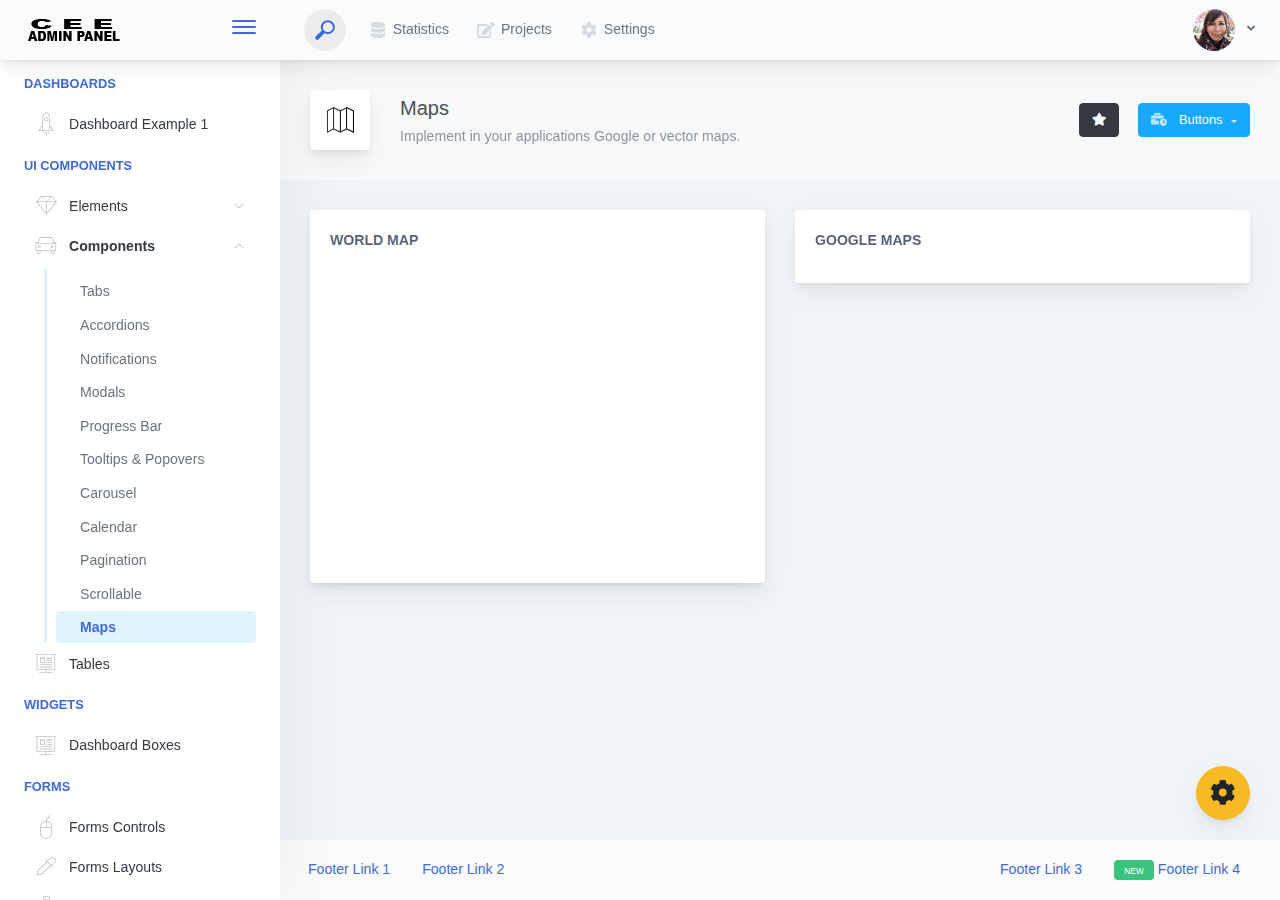
<file: app/login/adminpanel/admin/components-maps.html>
<!doctype html>
<html lang="en">

<head>
    <meta charset="utf-8">
    <meta http-equiv="X-UA-Compatible" content="IE=edge">
    <meta http-equiv="Content-Language" content="en">
    <meta http-equiv="Content-Type" content="text/html; charset=utf-8"/>
    <title>Maps - Implement in your applications Google or vector maps.</title>
    <meta name="viewport" content="width=device-width, initial-scale=1, maximum-scale=1, user-scalable=no, shrink-to-fit=no" />
    <meta name="description" content="Implement in your applications Google or vector maps.">
    <meta name="msapplication-tap-highlight" content="no">
    <!--
    =========================================================
    * ArchitectUI HTML Theme Dashboard - v1.0.0
    =========================================================
    * Product Page: https://dashboardpack.com
    * Copyright 2019 DashboardPack (https://dashboardpack.com)
    * Licensed under MIT (https://github.com/DashboardPack/architectui-html-theme-free/blob/master/LICENSE)
    =========================================================
    * The above copyright notice and this permission notice shall be included in all copies or substantial portions of the Software.
    -->
<link href="./main.css" rel="stylesheet"></head>
<body>
    <div class="app-container app-theme-white body-tabs-shadow fixed-sidebar fixed-header">
        <div class="app-header header-shadow">
            <div class="app-header__logo">
                <div class="logo-src"></div>
                <div class="header__pane ml-auto">
                    <div>
                        <button type="button" class="hamburger close-sidebar-btn hamburger--elastic" data-class="closed-sidebar">
                            <span class="hamburger-box">
                                <span class="hamburger-inner"></span>
                            </span>
                        </button>
                    </div>
                </div>
            </div>
            <div class="app-header__mobile-menu">
                <div>
                    <button type="button" class="hamburger hamburger--elastic mobile-toggle-nav">
                        <span class="hamburger-box">
                            <span class="hamburger-inner"></span>
                        </span>
                    </button>
                </div>
            </div>
            <div class="app-header__menu">
                <span>
                    <button type="button" class="btn-icon btn-icon-only btn btn-primary btn-sm mobile-toggle-header-nav">
                        <span class="btn-icon-wrapper">
                            <i class="fa fa-ellipsis-v fa-w-6"></i>
                        </span>
                    </button>
                </span>
            </div>    <div class="app-header__content">
                <div class="app-header-left">
                    <div class="search-wrapper">
                        <div class="input-holder">
                            <input type="text" class="search-input" placeholder="Type to search">
                            <button class="search-icon"><span></span></button>
                        </div>
                        <button class="close"></button>
                    </div>
                    <ul class="header-menu nav">
                        <li class="nav-item">
                            <a href="javascript:void(0);" class="nav-link">
                                <i class="nav-link-icon fa fa-database"> </i>
                                Statistics
                            </a>
                        </li>
                        <li class="btn-group nav-item">
                            <a href="javascript:void(0);" class="nav-link">
                                <i class="nav-link-icon fa fa-edit"></i>
                                Projects
                            </a>
                        </li>
                        <li class="dropdown nav-item">
                            <a href="javascript:void(0);" class="nav-link">
                                <i class="nav-link-icon fa fa-cog"></i>
                                Settings
                            </a>
                        </li>
                    </ul>        </div>
                <div class="app-header-right">
                    <div class="header-btn-lg pr-0">
                        <div class="widget-content p-0">
                            <div class="widget-content-wrapper">
                                <div class="widget-content-left">
                                    <div class="btn-group">
                                        <a data-toggle="dropdown" aria-haspopup="true" aria-expanded="false" class="p-0 btn">
                                            <img width="42" class="rounded-circle" src="assets/images/avatars/1.jpg" alt="">
                                            <i class="fa fa-angle-down ml-2 opacity-8"></i>
                                        </a>
                                        <div tabindex="-1" role="menu" aria-hidden="true" class="dropdown-menu dropdown-menu-right">
                                            <button type="button" tabindex="0" class="dropdown-item">User Account</button>
                                            <button type="button" tabindex="0" class="dropdown-item">Settings</button>
                                            <h6 tabindex="-1" class="dropdown-header">Header</h6>
                                            <button type="button" tabindex="0" class="dropdown-item">Actions</button>
                                            <div tabindex="-1" class="dropdown-divider"></div>
                                            <button type="button" tabindex="0" class="dropdown-item">Dividers</button>
                                        </div>
                                    </div>
                                </div>
                                <div class="widget-content-left  ml-3 header-user-info">
                                    <div class="widget-heading">
                                        Alina Mclourd
                                    </div>
                                    <div class="widget-subheading">
                                        VP People Manager
                                    </div>
                                </div>
                                <div class="widget-content-right header-user-info ml-3">
                                    <button type="button" class="btn-shadow p-1 btn btn-primary btn-sm show-toastr-example">
                                        <i class="fa text-white fa-calendar pr-1 pl-1"></i>
                                    </button>
                                </div>
                            </div>
                        </div>
                    </div>        </div>
            </div>
        </div>        <div class="ui-theme-settings">
            <button type="button" id="TooltipDemo" class="btn-open-options btn btn-warning">
                <i class="fa fa-cog fa-w-16 fa-spin fa-2x"></i>
            </button>
            <div class="theme-settings__inner">
                <div class="scrollbar-container">
                    <div class="theme-settings__options-wrapper">
                        <h3 class="themeoptions-heading">Layout Options
                        </h3>
                        <div class="p-3">
                            <ul class="list-group">
                                <li class="list-group-item">
                                    <div class="widget-content p-0">
                                        <div class="widget-content-wrapper">
                                            <div class="widget-content-left mr-3">
                                                <div class="switch has-switch switch-container-class" data-class="fixed-header">
                                                    <div class="switch-animate switch-on">
                                                        <input type="checkbox" checked data-toggle="toggle" data-onstyle="success">
                                                    </div>
                                                </div>
                                            </div>
                                            <div class="widget-content-left">
                                                <div class="widget-heading">Fixed Header
                                                </div>
                                                <div class="widget-subheading">Makes the header top fixed, always visible!
                                                </div>
                                            </div>
                                        </div>
                                    </div>
                                </li>
                                <li class="list-group-item">
                                    <div class="widget-content p-0">
                                        <div class="widget-content-wrapper">
                                            <div class="widget-content-left mr-3">
                                                <div class="switch has-switch switch-container-class" data-class="fixed-sidebar">
                                                    <div class="switch-animate switch-on">
                                                        <input type="checkbox" checked data-toggle="toggle" data-onstyle="success">
                                                    </div>
                                                </div>
                                            </div>
                                            <div class="widget-content-left">
                                                <div class="widget-heading">Fixed Sidebar
                                                </div>
                                                <div class="widget-subheading">Makes the sidebar left fixed, always visible!
                                                </div>
                                            </div>
                                        </div>
                                    </div>
                                </li>
                                <li class="list-group-item">
                                    <div class="widget-content p-0">
                                        <div class="widget-content-wrapper">
                                            <div class="widget-content-left mr-3">
                                                <div class="switch has-switch switch-container-class" data-class="fixed-footer">
                                                    <div class="switch-animate switch-off">
                                                        <input type="checkbox" data-toggle="toggle" data-onstyle="success">
                                                    </div>
                                                </div>
                                            </div>
                                            <div class="widget-content-left">
                                                <div class="widget-heading">Fixed Footer
                                                </div>
                                                <div class="widget-subheading">Makes the app footer bottom fixed, always visible!
                                                </div>
                                            </div>
                                        </div>
                                    </div>
                                </li>
                            </ul>
                        </div>
                        <h3 class="themeoptions-heading">
                            <div>
                                Header Options
                            </div>
                            <button type="button" class="btn-pill btn-shadow btn-wide ml-auto btn btn-focus btn-sm switch-header-cs-class" data-class="">
                                Restore Default
                            </button>
                        </h3>
                        <div class="p-3">
                            <ul class="list-group">
                                <li class="list-group-item">
                                    <h5 class="pb-2">Choose Color Scheme
                                    </h5>
                                    <div class="theme-settings-swatches">
                                        <div class="swatch-holder bg-primary switch-header-cs-class" data-class="bg-primary header-text-light">
                                        </div>
                                        <div class="swatch-holder bg-secondary switch-header-cs-class" data-class="bg-secondary header-text-light">
                                        </div>
                                        <div class="swatch-holder bg-success switch-header-cs-class" data-class="bg-success header-text-dark">
                                        </div>
                                        <div class="swatch-holder bg-info switch-header-cs-class" data-class="bg-info header-text-dark">
                                        </div>
                                        <div class="swatch-holder bg-warning switch-header-cs-class" data-class="bg-warning header-text-dark">
                                        </div>
                                        <div class="swatch-holder bg-danger switch-header-cs-class" data-class="bg-danger header-text-light">
                                        </div>
                                        <div class="swatch-holder bg-light switch-header-cs-class" data-class="bg-light header-text-dark">
                                        </div>
                                        <div class="swatch-holder bg-dark switch-header-cs-class" data-class="bg-dark header-text-light">
                                        </div>
                                        <div class="swatch-holder bg-focus switch-header-cs-class" data-class="bg-focus header-text-light">
                                        </div>
                                        <div class="swatch-holder bg-alternate switch-header-cs-class" data-class="bg-alternate header-text-light">
                                        </div>
                                        <div class="divider">
                                        </div>
                                        <div class="swatch-holder bg-vicious-stance switch-header-cs-class" data-class="bg-vicious-stance header-text-light">
                                        </div>
                                        <div class="swatch-holder bg-midnight-bloom switch-header-cs-class" data-class="bg-midnight-bloom header-text-light">
                                        </div>
                                        <div class="swatch-holder bg-night-sky switch-header-cs-class" data-class="bg-night-sky header-text-light">
                                        </div>
                                        <div class="swatch-holder bg-slick-carbon switch-header-cs-class" data-class="bg-slick-carbon header-text-light">
                                        </div>
                                        <div class="swatch-holder bg-asteroid switch-header-cs-class" data-class="bg-asteroid header-text-light">
                                        </div>
                                        <div class="swatch-holder bg-royal switch-header-cs-class" data-class="bg-royal header-text-light">
                                        </div>
                                        <div class="swatch-holder bg-warm-flame switch-header-cs-class" data-class="bg-warm-flame header-text-dark">
                                        </div>
                                        <div class="swatch-holder bg-night-fade switch-header-cs-class" data-class="bg-night-fade header-text-dark">
                                        </div>
                                        <div class="swatch-holder bg-sunny-morning switch-header-cs-class" data-class="bg-sunny-morning header-text-dark">
                                        </div>
                                        <div class="swatch-holder bg-tempting-azure switch-header-cs-class" data-class="bg-tempting-azure header-text-dark">
                                        </div>
                                        <div class="swatch-holder bg-amy-crisp switch-header-cs-class" data-class="bg-amy-crisp header-text-dark">
                                        </div>
                                        <div class="swatch-holder bg-heavy-rain switch-header-cs-class" data-class="bg-heavy-rain header-text-dark">
                                        </div>
                                        <div class="swatch-holder bg-mean-fruit switch-header-cs-class" data-class="bg-mean-fruit header-text-dark">
                                        </div>
                                        <div class="swatch-holder bg-malibu-beach switch-header-cs-class" data-class="bg-malibu-beach header-text-light">
                                        </div>
                                        <div class="swatch-holder bg-deep-blue switch-header-cs-class" data-class="bg-deep-blue header-text-dark">
                                        </div>
                                        <div class="swatch-holder bg-ripe-malin switch-header-cs-class" data-class="bg-ripe-malin header-text-light">
                                        </div>
                                        <div class="swatch-holder bg-arielle-smile switch-header-cs-class" data-class="bg-arielle-smile header-text-light">
                                        </div>
                                        <div class="swatch-holder bg-plum-plate switch-header-cs-class" data-class="bg-plum-plate header-text-light">
                                        </div>
                                        <div class="swatch-holder bg-happy-fisher switch-header-cs-class" data-class="bg-happy-fisher header-text-dark">
                                        </div>
                                        <div class="swatch-holder bg-happy-itmeo switch-header-cs-class" data-class="bg-happy-itmeo header-text-light">
                                        </div>
                                        <div class="swatch-holder bg-mixed-hopes switch-header-cs-class" data-class="bg-mixed-hopes header-text-light">
                                        </div>
                                        <div class="swatch-holder bg-strong-bliss switch-header-cs-class" data-class="bg-strong-bliss header-text-light">
                                        </div>
                                        <div class="swatch-holder bg-grow-early switch-header-cs-class" data-class="bg-grow-early header-text-light">
                                        </div>
                                        <div class="swatch-holder bg-love-kiss switch-header-cs-class" data-class="bg-love-kiss header-text-light">
                                        </div>
                                        <div class="swatch-holder bg-premium-dark switch-header-cs-class" data-class="bg-premium-dark header-text-light">
                                        </div>
                                        <div class="swatch-holder bg-happy-green switch-header-cs-class" data-class="bg-happy-green header-text-light">
                                        </div>
                                    </div>
                                </li>
                            </ul>
                        </div>
                        <h3 class="themeoptions-heading">
                            <div>Sidebar Options</div>
                            <button type="button" class="btn-pill btn-shadow btn-wide ml-auto btn btn-focus btn-sm switch-sidebar-cs-class" data-class="">
                                Restore Default
                            </button>
                        </h3>
                        <div class="p-3">
                            <ul class="list-group">
                                <li class="list-group-item">
                                    <h5 class="pb-2">Choose Color Scheme
                                    </h5>
                                    <div class="theme-settings-swatches">
                                        <div class="swatch-holder bg-primary switch-sidebar-cs-class" data-class="bg-primary sidebar-text-light">
                                        </div>
                                        <div class="swatch-holder bg-secondary switch-sidebar-cs-class" data-class="bg-secondary sidebar-text-light">
                                        </div>
                                        <div class="swatch-holder bg-success switch-sidebar-cs-class" data-class="bg-success sidebar-text-dark">
                                        </div>
                                        <div class="swatch-holder bg-info switch-sidebar-cs-class" data-class="bg-info sidebar-text-dark">
                                        </div>
                                        <div class="swatch-holder bg-warning switch-sidebar-cs-class" data-class="bg-warning sidebar-text-dark">
                                        </div>
                                        <div class="swatch-holder bg-danger switch-sidebar-cs-class" data-class="bg-danger sidebar-text-light">
                                        </div>
                                        <div class="swatch-holder bg-light switch-sidebar-cs-class" data-class="bg-light sidebar-text-dark">
                                        </div>
                                        <div class="swatch-holder bg-dark switch-sidebar-cs-class" data-class="bg-dark sidebar-text-light">
                                        </div>
                                        <div class="swatch-holder bg-focus switch-sidebar-cs-class" data-class="bg-focus sidebar-text-light">
                                        </div>
                                        <div class="swatch-holder bg-alternate switch-sidebar-cs-class" data-class="bg-alternate sidebar-text-light">
                                        </div>
                                        <div class="divider">
                                        </div>
                                        <div class="swatch-holder bg-vicious-stance switch-sidebar-cs-class" data-class="bg-vicious-stance sidebar-text-light">
                                        </div>
                                        <div class="swatch-holder bg-midnight-bloom switch-sidebar-cs-class" data-class="bg-midnight-bloom sidebar-text-light">
                                        </div>
                                        <div class="swatch-holder bg-night-sky switch-sidebar-cs-class" data-class="bg-night-sky sidebar-text-light">
                                        </div>
                                        <div class="swatch-holder bg-slick-carbon switch-sidebar-cs-class" data-class="bg-slick-carbon sidebar-text-light">
                                        </div>
                                        <div class="swatch-holder bg-asteroid switch-sidebar-cs-class" data-class="bg-asteroid sidebar-text-light">
                                        </div>
                                        <div class="swatch-holder bg-royal switch-sidebar-cs-class" data-class="bg-royal sidebar-text-light">
                                        </div>
                                        <div class="swatch-holder bg-warm-flame switch-sidebar-cs-class" data-class="bg-warm-flame sidebar-text-dark">
                                        </div>
                                        <div class="swatch-holder bg-night-fade switch-sidebar-cs-class" data-class="bg-night-fade sidebar-text-dark">
                                        </div>
                                        <div class="swatch-holder bg-sunny-morning switch-sidebar-cs-class" data-class="bg-sunny-morning sidebar-text-dark">
                                        </div>
                                        <div class="swatch-holder bg-tempting-azure switch-sidebar-cs-class" data-class="bg-tempting-azure sidebar-text-dark">
                                        </div>
                                        <div class="swatch-holder bg-amy-crisp switch-sidebar-cs-class" data-class="bg-amy-crisp sidebar-text-dark">
                                        </div>
                                        <div class="swatch-holder bg-heavy-rain switch-sidebar-cs-class" data-class="bg-heavy-rain sidebar-text-dark">
                                        </div>
                                        <div class="swatch-holder bg-mean-fruit switch-sidebar-cs-class" data-class="bg-mean-fruit sidebar-text-dark">
                                        </div>
                                        <div class="swatch-holder bg-malibu-beach switch-sidebar-cs-class" data-class="bg-malibu-beach sidebar-text-light">
                                        </div>
                                        <div class="swatch-holder bg-deep-blue switch-sidebar-cs-class" data-class="bg-deep-blue sidebar-text-dark">
                                        </div>
                                        <div class="swatch-holder bg-ripe-malin switch-sidebar-cs-class" data-class="bg-ripe-malin sidebar-text-light">
                                        </div>
                                        <div class="swatch-holder bg-arielle-smile switch-sidebar-cs-class" data-class="bg-arielle-smile sidebar-text-light">
                                        </div>
                                        <div class="swatch-holder bg-plum-plate switch-sidebar-cs-class" data-class="bg-plum-plate sidebar-text-light">
                                        </div>
                                        <div class="swatch-holder bg-happy-fisher switch-sidebar-cs-class" data-class="bg-happy-fisher sidebar-text-dark">
                                        </div>
                                        <div class="swatch-holder bg-happy-itmeo switch-sidebar-cs-class" data-class="bg-happy-itmeo sidebar-text-light">
                                        </div>
                                        <div class="swatch-holder bg-mixed-hopes switch-sidebar-cs-class" data-class="bg-mixed-hopes sidebar-text-light">
                                        </div>
                                        <div class="swatch-holder bg-strong-bliss switch-sidebar-cs-class" data-class="bg-strong-bliss sidebar-text-light">
                                        </div>
                                        <div class="swatch-holder bg-grow-early switch-sidebar-cs-class" data-class="bg-grow-early sidebar-text-light">
                                        </div>
                                        <div class="swatch-holder bg-love-kiss switch-sidebar-cs-class" data-class="bg-love-kiss sidebar-text-light">
                                        </div>
                                        <div class="swatch-holder bg-premium-dark switch-sidebar-cs-class" data-class="bg-premium-dark sidebar-text-light">
                                        </div>
                                        <div class="swatch-holder bg-happy-green switch-sidebar-cs-class" data-class="bg-happy-green sidebar-text-light">
                                        </div>
                                    </div>
                                </li>
                            </ul>
                        </div>
                        <h3 class="themeoptions-heading">
                            <div>Main Content Options</div>
                            <button type="button" class="btn-pill btn-shadow btn-wide ml-auto active btn btn-focus btn-sm">Restore Default
                            </button>
                        </h3>
                        <div class="p-3">
                            <ul class="list-group">
                                <li class="list-group-item">
                                    <h5 class="pb-2">Page Section Tabs
                                    </h5>
                                    <div class="theme-settings-swatches">
                                        <div role="group" class="mt-2 btn-group">
                                            <button type="button" class="btn-wide btn-shadow btn-primary btn btn-secondary switch-theme-class" data-class="body-tabs-line">
                                                Line
                                            </button>
                                            <button type="button" class="btn-wide btn-shadow btn-primary active btn btn-secondary switch-theme-class" data-class="body-tabs-shadow">
                                                Shadow
                                            </button>
                                        </div>
                                    </div>
                                </li>
                            </ul>
                        </div>
                    </div>
                </div>
            </div>
        </div>        <div class="app-main">
                <div class="app-sidebar sidebar-shadow">
                    <div class="app-header__logo">
                        <div class="logo-src"></div>
                        <div class="header__pane ml-auto">
                            <div>
                                <button type="button" class="hamburger close-sidebar-btn hamburger--elastic" data-class="closed-sidebar">
                                    <span class="hamburger-box">
                                        <span class="hamburger-inner"></span>
                                    </span>
                                </button>
                            </div>
                        </div>
                    </div>
                    <div class="app-header__mobile-menu">
                        <div>
                            <button type="button" class="hamburger hamburger--elastic mobile-toggle-nav">
                                <span class="hamburger-box">
                                    <span class="hamburger-inner"></span>
                                </span>
                            </button>
                        </div>
                    </div>
                    <div class="app-header__menu">
                        <span>
                            <button type="button" class="btn-icon btn-icon-only btn btn-primary btn-sm mobile-toggle-header-nav">
                                <span class="btn-icon-wrapper">
                                    <i class="fa fa-ellipsis-v fa-w-6"></i>
                                </span>
                            </button>
                        </span>
                    </div>    <div class="scrollbar-sidebar">
                        <div class="app-sidebar__inner">
                            <ul class="vertical-nav-menu">
                                <li class="app-sidebar__heading">Dashboards</li>
                                <li>
                                    <a href="index.html">
                                        <i class="metismenu-icon pe-7s-rocket"></i>
                                        Dashboard Example 1
                                    </a>
                                </li>
                                <li class="app-sidebar__heading">UI Components</li>
                                <li
                                    
                                    
                                    
                                    
                                    
                                    
                                    
                                    
                                >
                                    <a href="#">
                                        <i class="metismenu-icon pe-7s-diamond"></i>
                                        Elements
                                        <i class="metismenu-state-icon pe-7s-angle-down caret-left"></i>
                                    </a>
                                    <ul
                                        
                                        
                                        
                                        
                                        
                                        
                                        
                                        
                                    >
                                        <li>
                                            <a href="elements-buttons-standard.html">
                                                <i class="metismenu-icon"></i>
                                                Buttons
                                            </a>
                                        </li>
                                        <li>
                                            <a href="elements-dropdowns.html">
                                                <i class="metismenu-icon">
                                                </i>Dropdowns
                                            </a>
                                        </li>
                                        <li>
                                            <a href="elements-icons.html">
                                                <i class="metismenu-icon">
                                                </i>Icons
                                            </a>
                                        </li>
                                        <li>
                                            <a href="elements-badges-labels.html">
                                                <i class="metismenu-icon">
                                                </i>Badges
                                            </a>
                                        </li>
                                        <li>
                                            <a href="elements-cards.html">
                                                <i class="metismenu-icon">
                                                </i>Cards
                                            </a>
                                        </li>
                                        <li>
                                            <a href="elements-list-group.html">
                                                <i class="metismenu-icon">
                                                </i>List Groups
                                            </a>
                                        </li>
                                        <li>
                                            <a href="elements-navigation.html">
                                                <i class="metismenu-icon">
                                                </i>Navigation Menus
                                            </a>
                                        </li>
                                        <li>
                                            <a href="elements-utilities.html">
                                                <i class="metismenu-icon">
                                                </i>Utilities
                                            </a>
                                        </li>
                                    </ul>
                                </li>
                                <li
                                    
                                    
                                    
                                    
                                    
                                    
                                    
                                    
                                    
                                    
                                     class="mm-active"
                                >
                                    <a href="#">
                                        <i class="metismenu-icon pe-7s-car"></i>
                                        Components
                                        <i class="metismenu-state-icon pe-7s-angle-down caret-left"></i>
                                    </a>
                                    <ul
                                        
                                        
                                        
                                        
                                        
                                        
                                        
                                        
                                        
                                        
                                         class="mm-show"
                                    >
                                        <li>
                                            <a href="components-tabs.html">
                                                <i class="metismenu-icon">
                                                </i>Tabs
                                            </a>
                                        </li>
                                        <li>
                                            <a href="components-accordions.html">
                                                <i class="metismenu-icon">
                                                </i>Accordions
                                            </a>
                                        </li>
                                        <li>
                                            <a href="components-notifications.html">
                                                <i class="metismenu-icon">
                                                </i>Notifications
                                            </a>
                                        </li>
                                        <li>
                                            <a href="components-modals.html">
                                                <i class="metismenu-icon">
                                                </i>Modals
                                            </a>
                                        </li>
                                        <li>
                                            <a href="components-progress-bar.html">
                                                <i class="metismenu-icon">
                                                </i>Progress Bar
                                            </a>
                                        </li>
                                        <li>
                                            <a href="components-tooltips-popovers.html">
                                                <i class="metismenu-icon">
                                                </i>Tooltips &amp; Popovers
                                            </a>
                                        </li>
                                        <li>
                                            <a href="components-carousel.html">
                                                <i class="metismenu-icon">
                                                </i>Carousel
                                            </a>
                                        </li>
                                        <li>
                                            <a href="components-calendar.html">
                                                <i class="metismenu-icon">
                                                </i>Calendar
                                            </a>
                                        </li>
                                        <li>
                                            <a href="components-pagination.html">
                                                <i class="metismenu-icon">
                                                </i>Pagination
                                            </a>
                                        </li>
                                        <li>
                                            <a href="components-scrollable-elements.html">
                                                <i class="metismenu-icon">
                                                </i>Scrollable
                                            </a>
                                        </li>
                                        <li>
                                            <a href="components-maps.html" class="mm-active">
                                                <i class="metismenu-icon">
                                                </i>Maps
                                            </a>
                                        </li>
                                    </ul>
                                </li>
                                <li  >
                                    <a href="tables-regular.html">
                                        <i class="metismenu-icon pe-7s-display2"></i>
                                        Tables
                                    </a>
                                </li>
                                <li class="app-sidebar__heading">Widgets</li>
                                <li>
                                    <a href="dashboard-boxes.html">
                                        <i class="metismenu-icon pe-7s-display2"></i>
                                        Dashboard Boxes
                                    </a>
                                </li>
                                <li class="app-sidebar__heading">Forms</li>
                                <li>
                                    <a href="forms-controls.html">
                                        <i class="metismenu-icon pe-7s-mouse">
                                        </i>Forms Controls
                                    </a>
                                </li>
                                <li>
                                    <a href="forms-layouts.html">
                                        <i class="metismenu-icon pe-7s-eyedropper">
                                        </i>Forms Layouts
                                    </a>
                                </li>
                                <li>
                                    <a href="forms-validation.html">
                                        <i class="metismenu-icon pe-7s-pendrive">
                                        </i>Forms Validation
                                    </a>
                                </li>
                                <li class="app-sidebar__heading">Charts</li>
                                <li>
                                    <a href="charts-chartjs.html">
                                        <i class="metismenu-icon pe-7s-graph2">
                                        </i>ChartJS
                                    </a>
                                </li>
                                <li class="app-sidebar__heading">PRO Version</li>
                                <li>
                                    <a href="https://dashboardpack.com/theme-details/architectui-dashboard-html-pro/" target="_blank">
                                        <i class="metismenu-icon pe-7s-graph2">
                                        </i>
                                        Upgrade to PRO
                                    </a>
                                </li>
                            </ul>
                        </div>
                    </div>
                </div>    <div class="app-main__outer">
                    <div class="app-main__inner">
                        <div class="app-page-title">
                            <div class="page-title-wrapper">
                                <div class="page-title-heading">
                                    <div class="page-title-icon">
                                        <i class="pe-7s-map icon-gradient bg-premium-dark">
                                        </i>
                                    </div>
                                    <div>Maps
                                        <div class="page-title-subheading">Implement in your applications Google or vector maps.
                                        </div>
                                    </div>
                                </div>
                                <div class="page-title-actions">
                                    <button type="button" data-toggle="tooltip" title="Example Tooltip" data-placement="bottom" class="btn-shadow mr-3 btn btn-dark">
                                        <i class="fa fa-star"></i>
                                    </button>
                                    <div class="d-inline-block dropdown">
                                        <button type="button" data-toggle="dropdown" aria-haspopup="true" aria-expanded="false" class="btn-shadow dropdown-toggle btn btn-info">
                                            <span class="btn-icon-wrapper pr-2 opacity-7">
                                                <i class="fa fa-business-time fa-w-20"></i>
                                            </span>
                                            Buttons
                                        </button>
                                        <div tabindex="-1" role="menu" aria-hidden="true" class="dropdown-menu dropdown-menu-right">
                                            <ul class="nav flex-column">
                                                <li class="nav-item">
                                                    <a href="javascript:void(0);" class="nav-link">
                                                        <i class="nav-link-icon lnr-inbox"></i>
                                                        <span>
                                                            Inbox
                                                        </span>
                                                        <div class="ml-auto badge badge-pill badge-secondary">86</div>
                                                    </a>
                                                </li>
                                                <li class="nav-item">
                                                    <a href="javascript:void(0);" class="nav-link">
                                                        <i class="nav-link-icon lnr-book"></i>
                                                        <span>
                                                            Book
                                                        </span>
                                                        <div class="ml-auto badge badge-pill badge-danger">5</div>
                                                    </a>
                                                </li>
                                                <li class="nav-item">
                                                    <a href="javascript:void(0);" class="nav-link">
                                                        <i class="nav-link-icon lnr-picture"></i>
                                                        <span>
                                                            Picture
                                                        </span>
                                                    </a>
                                                </li>
                                                <li class="nav-item">
                                                    <a disabled href="javascript:void(0);" class="nav-link disabled">
                                                        <i class="nav-link-icon lnr-file-empty"></i>
                                                        <span>
                                                            File Disabled
                                                        </span>
                                                    </a>
                                                </li>
                                            </ul>
                                        </div>
                                    </div>
                                </div>    </div>
                        </div>            <div class="row">
                            <div class="col-md-6">
                                <div class="main-card mb-3 card">
                                    <div class="card-body">
                                        <div class="card-title">World Map</div>
                                        <div id="world-map-gdp" style="width: 100%; height: 300px;"></div>
                                    </div>
                                </div>
                            </div>
                            <div class="col-md-6">
                                <div class="main-card mb-3 card">
                                    <div class="card-body">
                                        <div class="card-title">Google Maps</div>
                                        <div id="gmap-example"></div>
                                    </div>
                                </div>
                            </div>
                        </div>
                    </div>
                    <div class="app-wrapper-footer">
                        <div class="app-footer">
                            <div class="app-footer__inner">
                                <div class="app-footer-left">
                                    <ul class="nav">
                                        <li class="nav-item">
                                            <a href="javascript:void(0);" class="nav-link">
                                                Footer Link 1
                                            </a>
                                        </li>
                                        <li class="nav-item">
                                            <a href="javascript:void(0);" class="nav-link">
                                                Footer Link 2
                                            </a>
                                        </li>
                                    </ul>
                                </div>
                                <div class="app-footer-right">
                                    <ul class="nav">
                                        <li class="nav-item">
                                            <a href="javascript:void(0);" class="nav-link">
                                                Footer Link 3
                                            </a>
                                        </li>
                                        <li class="nav-item">
                                            <a href="javascript:void(0);" class="nav-link">
                                                <div class="badge badge-success mr-1 ml-0">
                                                    <small>NEW</small>
                                                </div>
                                                Footer Link 4
                                            </a>
                                        </li>
                                    </ul>
                                </div>
                            </div>
                        </div>
                    </div>    </div>
                <script src="http://maps.google.com/maps/api/js?sensor=true"></script>
        </div>
    </div>
<script type="text/javascript" src="./assets/scripts/main.js"></script></body>
</html>
</file>
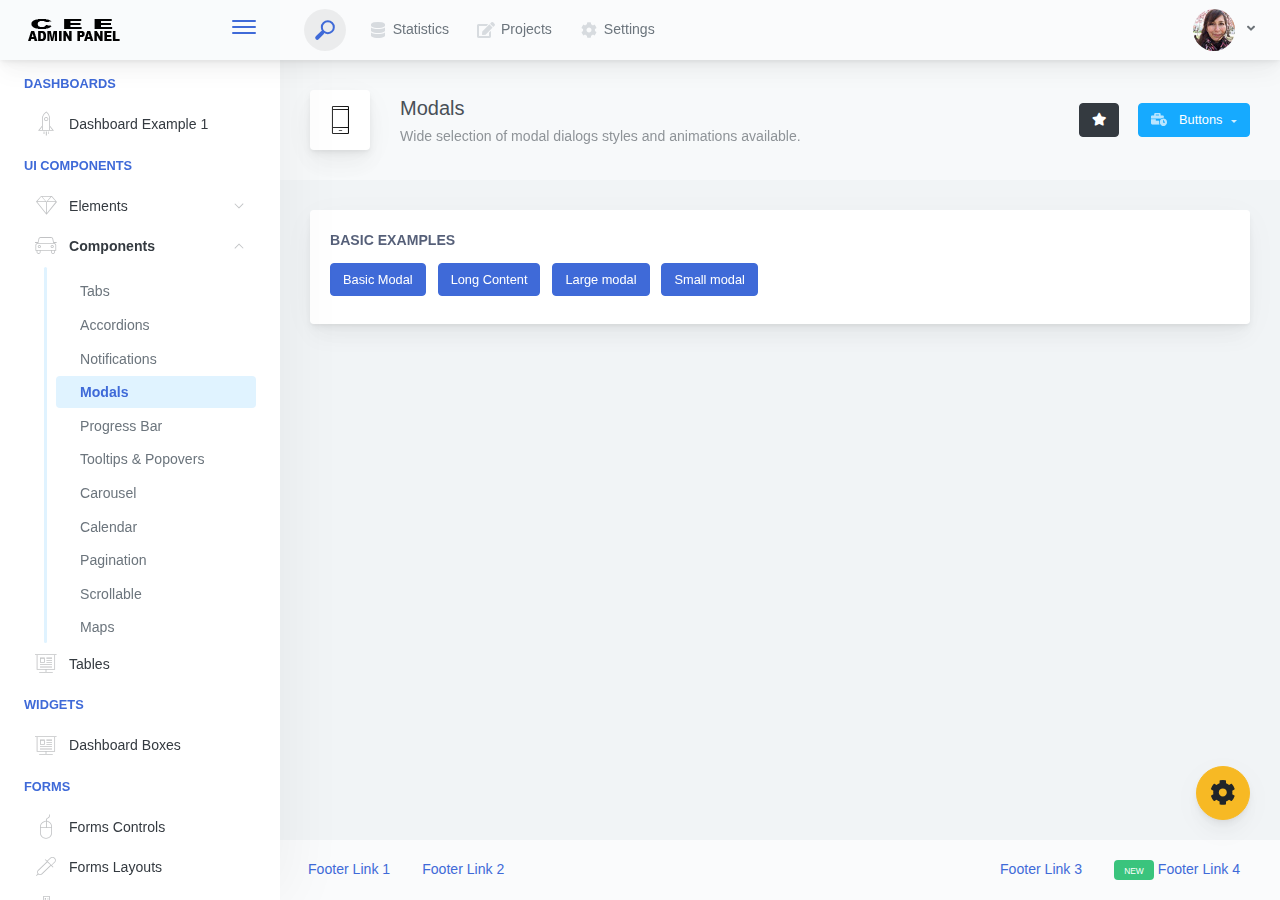
<file: app/login/adminpanel/admin/components-modals.html>
<!doctype html>
<html lang="en">

<head>
    <meta charset="utf-8">
    <meta http-equiv="X-UA-Compatible" content="IE=edge">
    <meta http-equiv="Content-Language" content="en">
    <meta http-equiv="Content-Type" content="text/html; charset=utf-8"/>
    <title>Modals - Wide selection of modal dialogs styles and animations available.</title>
    <meta name="viewport" content="width=device-width, initial-scale=1, maximum-scale=1, user-scalable=no, shrink-to-fit=no" />
    <meta name="description" content="Wide selection of modal dialogs styles and animations available.">
    <meta name="msapplication-tap-highlight" content="no">
    <!--
    =========================================================
    * ArchitectUI HTML Theme Dashboard - v1.0.0
    =========================================================
    * Product Page: https://dashboardpack.com
    * Copyright 2019 DashboardPack (https://dashboardpack.com)
    * Licensed under MIT (https://github.com/DashboardPack/architectui-html-theme-free/blob/master/LICENSE)
    =========================================================
    * The above copyright notice and this permission notice shall be included in all copies or substantial portions of the Software.
    -->
<link href="./main.css" rel="stylesheet"></head>
<body>
    <div class="app-container app-theme-white body-tabs-shadow fixed-sidebar fixed-header">
        <div class="app-header header-shadow">
            <div class="app-header__logo">
                <div class="logo-src"></div>
                <div class="header__pane ml-auto">
                    <div>
                        <button type="button" class="hamburger close-sidebar-btn hamburger--elastic" data-class="closed-sidebar">
                            <span class="hamburger-box">
                                <span class="hamburger-inner"></span>
                            </span>
                        </button>
                    </div>
                </div>
            </div>
            <div class="app-header__mobile-menu">
                <div>
                    <button type="button" class="hamburger hamburger--elastic mobile-toggle-nav">
                        <span class="hamburger-box">
                            <span class="hamburger-inner"></span>
                        </span>
                    </button>
                </div>
            </div>
            <div class="app-header__menu">
                <span>
                    <button type="button" class="btn-icon btn-icon-only btn btn-primary btn-sm mobile-toggle-header-nav">
                        <span class="btn-icon-wrapper">
                            <i class="fa fa-ellipsis-v fa-w-6"></i>
                        </span>
                    </button>
                </span>
            </div>    <div class="app-header__content">
                <div class="app-header-left">
                    <div class="search-wrapper">
                        <div class="input-holder">
                            <input type="text" class="search-input" placeholder="Type to search">
                            <button class="search-icon"><span></span></button>
                        </div>
                        <button class="close"></button>
                    </div>
                    <ul class="header-menu nav">
                        <li class="nav-item">
                            <a href="javascript:void(0);" class="nav-link">
                                <i class="nav-link-icon fa fa-database"> </i>
                                Statistics
                            </a>
                        </li>
                        <li class="btn-group nav-item">
                            <a href="javascript:void(0);" class="nav-link">
                                <i class="nav-link-icon fa fa-edit"></i>
                                Projects
                            </a>
                        </li>
                        <li class="dropdown nav-item">
                            <a href="javascript:void(0);" class="nav-link">
                                <i class="nav-link-icon fa fa-cog"></i>
                                Settings
                            </a>
                        </li>
                    </ul>        </div>
                <div class="app-header-right">
                    <div class="header-btn-lg pr-0">
                        <div class="widget-content p-0">
                            <div class="widget-content-wrapper">
                                <div class="widget-content-left">
                                    <div class="btn-group">
                                        <a data-toggle="dropdown" aria-haspopup="true" aria-expanded="false" class="p-0 btn">
                                            <img width="42" class="rounded-circle" src="assets/images/avatars/1.jpg" alt="">
                                            <i class="fa fa-angle-down ml-2 opacity-8"></i>
                                        </a>
                                        <div tabindex="-1" role="menu" aria-hidden="true" class="dropdown-menu dropdown-menu-right">
                                            <button type="button" tabindex="0" class="dropdown-item">User Account</button>
                                            <button type="button" tabindex="0" class="dropdown-item">Settings</button>
                                            <h6 tabindex="-1" class="dropdown-header">Header</h6>
                                            <button type="button" tabindex="0" class="dropdown-item">Actions</button>
                                            <div tabindex="-1" class="dropdown-divider"></div>
                                            <button type="button" tabindex="0" class="dropdown-item">Dividers</button>
                                        </div>
                                    </div>
                                </div>
                                <div class="widget-content-left  ml-3 header-user-info">
                                    <div class="widget-heading">
                                        Alina Mclourd
                                    </div>
                                    <div class="widget-subheading">
                                        VP People Manager
                                    </div>
                                </div>
                                <div class="widget-content-right header-user-info ml-3">
                                    <button type="button" class="btn-shadow p-1 btn btn-primary btn-sm show-toastr-example">
                                        <i class="fa text-white fa-calendar pr-1 pl-1"></i>
                                    </button>
                                </div>
                            </div>
                        </div>
                    </div>        </div>
            </div>
        </div>        <div class="ui-theme-settings">
            <button type="button" id="TooltipDemo" class="btn-open-options btn btn-warning">
                <i class="fa fa-cog fa-w-16 fa-spin fa-2x"></i>
            </button>
            <div class="theme-settings__inner">
                <div class="scrollbar-container">
                    <div class="theme-settings__options-wrapper">
                        <h3 class="themeoptions-heading">Layout Options
                        </h3>
                        <div class="p-3">
                            <ul class="list-group">
                                <li class="list-group-item">
                                    <div class="widget-content p-0">
                                        <div class="widget-content-wrapper">
                                            <div class="widget-content-left mr-3">
                                                <div class="switch has-switch switch-container-class" data-class="fixed-header">
                                                    <div class="switch-animate switch-on">
                                                        <input type="checkbox" checked data-toggle="toggle" data-onstyle="success">
                                                    </div>
                                                </div>
                                            </div>
                                            <div class="widget-content-left">
                                                <div class="widget-heading">Fixed Header
                                                </div>
                                                <div class="widget-subheading">Makes the header top fixed, always visible!
                                                </div>
                                            </div>
                                        </div>
                                    </div>
                                </li>
                                <li class="list-group-item">
                                    <div class="widget-content p-0">
                                        <div class="widget-content-wrapper">
                                            <div class="widget-content-left mr-3">
                                                <div class="switch has-switch switch-container-class" data-class="fixed-sidebar">
                                                    <div class="switch-animate switch-on">
                                                        <input type="checkbox" checked data-toggle="toggle" data-onstyle="success">
                                                    </div>
                                                </div>
                                            </div>
                                            <div class="widget-content-left">
                                                <div class="widget-heading">Fixed Sidebar
                                                </div>
                                                <div class="widget-subheading">Makes the sidebar left fixed, always visible!
                                                </div>
                                            </div>
                                        </div>
                                    </div>
                                </li>
                                <li class="list-group-item">
                                    <div class="widget-content p-0">
                                        <div class="widget-content-wrapper">
                                            <div class="widget-content-left mr-3">
                                                <div class="switch has-switch switch-container-class" data-class="fixed-footer">
                                                    <div class="switch-animate switch-off">
                                                        <input type="checkbox" data-toggle="toggle" data-onstyle="success">
                                                    </div>
                                                </div>
                                            </div>
                                            <div class="widget-content-left">
                                                <div class="widget-heading">Fixed Footer
                                                </div>
                                                <div class="widget-subheading">Makes the app footer bottom fixed, always visible!
                                                </div>
                                            </div>
                                        </div>
                                    </div>
                                </li>
                            </ul>
                        </div>
                        <h3 class="themeoptions-heading">
                            <div>
                                Header Options
                            </div>
                            <button type="button" class="btn-pill btn-shadow btn-wide ml-auto btn btn-focus btn-sm switch-header-cs-class" data-class="">
                                Restore Default
                            </button>
                        </h3>
                        <div class="p-3">
                            <ul class="list-group">
                                <li class="list-group-item">
                                    <h5 class="pb-2">Choose Color Scheme
                                    </h5>
                                    <div class="theme-settings-swatches">
                                        <div class="swatch-holder bg-primary switch-header-cs-class" data-class="bg-primary header-text-light">
                                        </div>
                                        <div class="swatch-holder bg-secondary switch-header-cs-class" data-class="bg-secondary header-text-light">
                                        </div>
                                        <div class="swatch-holder bg-success switch-header-cs-class" data-class="bg-success header-text-dark">
                                        </div>
                                        <div class="swatch-holder bg-info switch-header-cs-class" data-class="bg-info header-text-dark">
                                        </div>
                                        <div class="swatch-holder bg-warning switch-header-cs-class" data-class="bg-warning header-text-dark">
                                        </div>
                                        <div class="swatch-holder bg-danger switch-header-cs-class" data-class="bg-danger header-text-light">
                                        </div>
                                        <div class="swatch-holder bg-light switch-header-cs-class" data-class="bg-light header-text-dark">
                                        </div>
                                        <div class="swatch-holder bg-dark switch-header-cs-class" data-class="bg-dark header-text-light">
                                        </div>
                                        <div class="swatch-holder bg-focus switch-header-cs-class" data-class="bg-focus header-text-light">
                                        </div>
                                        <div class="swatch-holder bg-alternate switch-header-cs-class" data-class="bg-alternate header-text-light">
                                        </div>
                                        <div class="divider">
                                        </div>
                                        <div class="swatch-holder bg-vicious-stance switch-header-cs-class" data-class="bg-vicious-stance header-text-light">
                                        </div>
                                        <div class="swatch-holder bg-midnight-bloom switch-header-cs-class" data-class="bg-midnight-bloom header-text-light">
                                        </div>
                                        <div class="swatch-holder bg-night-sky switch-header-cs-class" data-class="bg-night-sky header-text-light">
                                        </div>
                                        <div class="swatch-holder bg-slick-carbon switch-header-cs-class" data-class="bg-slick-carbon header-text-light">
                                        </div>
                                        <div class="swatch-holder bg-asteroid switch-header-cs-class" data-class="bg-asteroid header-text-light">
                                        </div>
                                        <div class="swatch-holder bg-royal switch-header-cs-class" data-class="bg-royal header-text-light">
                                        </div>
                                        <div class="swatch-holder bg-warm-flame switch-header-cs-class" data-class="bg-warm-flame header-text-dark">
                                        </div>
                                        <div class="swatch-holder bg-night-fade switch-header-cs-class" data-class="bg-night-fade header-text-dark">
                                        </div>
                                        <div class="swatch-holder bg-sunny-morning switch-header-cs-class" data-class="bg-sunny-morning header-text-dark">
                                        </div>
                                        <div class="swatch-holder bg-tempting-azure switch-header-cs-class" data-class="bg-tempting-azure header-text-dark">
                                        </div>
                                        <div class="swatch-holder bg-amy-crisp switch-header-cs-class" data-class="bg-amy-crisp header-text-dark">
                                        </div>
                                        <div class="swatch-holder bg-heavy-rain switch-header-cs-class" data-class="bg-heavy-rain header-text-dark">
                                        </div>
                                        <div class="swatch-holder bg-mean-fruit switch-header-cs-class" data-class="bg-mean-fruit header-text-dark">
                                        </div>
                                        <div class="swatch-holder bg-malibu-beach switch-header-cs-class" data-class="bg-malibu-beach header-text-light">
                                        </div>
                                        <div class="swatch-holder bg-deep-blue switch-header-cs-class" data-class="bg-deep-blue header-text-dark">
                                        </div>
                                        <div class="swatch-holder bg-ripe-malin switch-header-cs-class" data-class="bg-ripe-malin header-text-light">
                                        </div>
                                        <div class="swatch-holder bg-arielle-smile switch-header-cs-class" data-class="bg-arielle-smile header-text-light">
                                        </div>
                                        <div class="swatch-holder bg-plum-plate switch-header-cs-class" data-class="bg-plum-plate header-text-light">
                                        </div>
                                        <div class="swatch-holder bg-happy-fisher switch-header-cs-class" data-class="bg-happy-fisher header-text-dark">
                                        </div>
                                        <div class="swatch-holder bg-happy-itmeo switch-header-cs-class" data-class="bg-happy-itmeo header-text-light">
                                        </div>
                                        <div class="swatch-holder bg-mixed-hopes switch-header-cs-class" data-class="bg-mixed-hopes header-text-light">
                                        </div>
                                        <div class="swatch-holder bg-strong-bliss switch-header-cs-class" data-class="bg-strong-bliss header-text-light">
                                        </div>
                                        <div class="swatch-holder bg-grow-early switch-header-cs-class" data-class="bg-grow-early header-text-light">
                                        </div>
                                        <div class="swatch-holder bg-love-kiss switch-header-cs-class" data-class="bg-love-kiss header-text-light">
                                        </div>
                                        <div class="swatch-holder bg-premium-dark switch-header-cs-class" data-class="bg-premium-dark header-text-light">
                                        </div>
                                        <div class="swatch-holder bg-happy-green switch-header-cs-class" data-class="bg-happy-green header-text-light">
                                        </div>
                                    </div>
                                </li>
                            </ul>
                        </div>
                        <h3 class="themeoptions-heading">
                            <div>Sidebar Options</div>
                            <button type="button" class="btn-pill btn-shadow btn-wide ml-auto btn btn-focus btn-sm switch-sidebar-cs-class" data-class="">
                                Restore Default
                            </button>
                        </h3>
                        <div class="p-3">
                            <ul class="list-group">
                                <li class="list-group-item">
                                    <h5 class="pb-2">Choose Color Scheme
                                    </h5>
                                    <div class="theme-settings-swatches">
                                        <div class="swatch-holder bg-primary switch-sidebar-cs-class" data-class="bg-primary sidebar-text-light">
                                        </div>
                                        <div class="swatch-holder bg-secondary switch-sidebar-cs-class" data-class="bg-secondary sidebar-text-light">
                                        </div>
                                        <div class="swatch-holder bg-success switch-sidebar-cs-class" data-class="bg-success sidebar-text-dark">
                                        </div>
                                        <div class="swatch-holder bg-info switch-sidebar-cs-class" data-class="bg-info sidebar-text-dark">
                                        </div>
                                        <div class="swatch-holder bg-warning switch-sidebar-cs-class" data-class="bg-warning sidebar-text-dark">
                                        </div>
                                        <div class="swatch-holder bg-danger switch-sidebar-cs-class" data-class="bg-danger sidebar-text-light">
                                        </div>
                                        <div class="swatch-holder bg-light switch-sidebar-cs-class" data-class="bg-light sidebar-text-dark">
                                        </div>
                                        <div class="swatch-holder bg-dark switch-sidebar-cs-class" data-class="bg-dark sidebar-text-light">
                                        </div>
                                        <div class="swatch-holder bg-focus switch-sidebar-cs-class" data-class="bg-focus sidebar-text-light">
                                        </div>
                                        <div class="swatch-holder bg-alternate switch-sidebar-cs-class" data-class="bg-alternate sidebar-text-light">
                                        </div>
                                        <div class="divider">
                                        </div>
                                        <div class="swatch-holder bg-vicious-stance switch-sidebar-cs-class" data-class="bg-vicious-stance sidebar-text-light">
                                        </div>
                                        <div class="swatch-holder bg-midnight-bloom switch-sidebar-cs-class" data-class="bg-midnight-bloom sidebar-text-light">
                                        </div>
                                        <div class="swatch-holder bg-night-sky switch-sidebar-cs-class" data-class="bg-night-sky sidebar-text-light">
                                        </div>
                                        <div class="swatch-holder bg-slick-carbon switch-sidebar-cs-class" data-class="bg-slick-carbon sidebar-text-light">
                                        </div>
                                        <div class="swatch-holder bg-asteroid switch-sidebar-cs-class" data-class="bg-asteroid sidebar-text-light">
                                        </div>
                                        <div class="swatch-holder bg-royal switch-sidebar-cs-class" data-class="bg-royal sidebar-text-light">
                                        </div>
                                        <div class="swatch-holder bg-warm-flame switch-sidebar-cs-class" data-class="bg-warm-flame sidebar-text-dark">
                                        </div>
                                        <div class="swatch-holder bg-night-fade switch-sidebar-cs-class" data-class="bg-night-fade sidebar-text-dark">
                                        </div>
                                        <div class="swatch-holder bg-sunny-morning switch-sidebar-cs-class" data-class="bg-sunny-morning sidebar-text-dark">
                                        </div>
                                        <div class="swatch-holder bg-tempting-azure switch-sidebar-cs-class" data-class="bg-tempting-azure sidebar-text-dark">
                                        </div>
                                        <div class="swatch-holder bg-amy-crisp switch-sidebar-cs-class" data-class="bg-amy-crisp sidebar-text-dark">
                                        </div>
                                        <div class="swatch-holder bg-heavy-rain switch-sidebar-cs-class" data-class="bg-heavy-rain sidebar-text-dark">
                                        </div>
                                        <div class="swatch-holder bg-mean-fruit switch-sidebar-cs-class" data-class="bg-mean-fruit sidebar-text-dark">
                                        </div>
                                        <div class="swatch-holder bg-malibu-beach switch-sidebar-cs-class" data-class="bg-malibu-beach sidebar-text-light">
                                        </div>
                                        <div class="swatch-holder bg-deep-blue switch-sidebar-cs-class" data-class="bg-deep-blue sidebar-text-dark">
                                        </div>
                                        <div class="swatch-holder bg-ripe-malin switch-sidebar-cs-class" data-class="bg-ripe-malin sidebar-text-light">
                                        </div>
                                        <div class="swatch-holder bg-arielle-smile switch-sidebar-cs-class" data-class="bg-arielle-smile sidebar-text-light">
                                        </div>
                                        <div class="swatch-holder bg-plum-plate switch-sidebar-cs-class" data-class="bg-plum-plate sidebar-text-light">
                                        </div>
                                        <div class="swatch-holder bg-happy-fisher switch-sidebar-cs-class" data-class="bg-happy-fisher sidebar-text-dark">
                                        </div>
                                        <div class="swatch-holder bg-happy-itmeo switch-sidebar-cs-class" data-class="bg-happy-itmeo sidebar-text-light">
                                        </div>
                                        <div class="swatch-holder bg-mixed-hopes switch-sidebar-cs-class" data-class="bg-mixed-hopes sidebar-text-light">
                                        </div>
                                        <div class="swatch-holder bg-strong-bliss switch-sidebar-cs-class" data-class="bg-strong-bliss sidebar-text-light">
                                        </div>
                                        <div class="swatch-holder bg-grow-early switch-sidebar-cs-class" data-class="bg-grow-early sidebar-text-light">
                                        </div>
                                        <div class="swatch-holder bg-love-kiss switch-sidebar-cs-class" data-class="bg-love-kiss sidebar-text-light">
                                        </div>
                                        <div class="swatch-holder bg-premium-dark switch-sidebar-cs-class" data-class="bg-premium-dark sidebar-text-light">
                                        </div>
                                        <div class="swatch-holder bg-happy-green switch-sidebar-cs-class" data-class="bg-happy-green sidebar-text-light">
                                        </div>
                                    </div>
                                </li>
                            </ul>
                        </div>
                        <h3 class="themeoptions-heading">
                            <div>Main Content Options</div>
                            <button type="button" class="btn-pill btn-shadow btn-wide ml-auto active btn btn-focus btn-sm">Restore Default
                            </button>
                        </h3>
                        <div class="p-3">
                            <ul class="list-group">
                                <li class="list-group-item">
                                    <h5 class="pb-2">Page Section Tabs
                                    </h5>
                                    <div class="theme-settings-swatches">
                                        <div role="group" class="mt-2 btn-group">
                                            <button type="button" class="btn-wide btn-shadow btn-primary btn btn-secondary switch-theme-class" data-class="body-tabs-line">
                                                Line
                                            </button>
                                            <button type="button" class="btn-wide btn-shadow btn-primary active btn btn-secondary switch-theme-class" data-class="body-tabs-shadow">
                                                Shadow
                                            </button>
                                        </div>
                                    </div>
                                </li>
                            </ul>
                        </div>
                    </div>
                </div>
            </div>
        </div>        <div class="app-main">
                <div class="app-sidebar sidebar-shadow">
                    <div class="app-header__logo">
                        <div class="logo-src"></div>
                        <div class="header__pane ml-auto">
                            <div>
                                <button type="button" class="hamburger close-sidebar-btn hamburger--elastic" data-class="closed-sidebar">
                                    <span class="hamburger-box">
                                        <span class="hamburger-inner"></span>
                                    </span>
                                </button>
                            </div>
                        </div>
                    </div>
                    <div class="app-header__mobile-menu">
                        <div>
                            <button type="button" class="hamburger hamburger--elastic mobile-toggle-nav">
                                <span class="hamburger-box">
                                    <span class="hamburger-inner"></span>
                                </span>
                            </button>
                        </div>
                    </div>
                    <div class="app-header__menu">
                        <span>
                            <button type="button" class="btn-icon btn-icon-only btn btn-primary btn-sm mobile-toggle-header-nav">
                                <span class="btn-icon-wrapper">
                                    <i class="fa fa-ellipsis-v fa-w-6"></i>
                                </span>
                            </button>
                        </span>
                    </div>    <div class="scrollbar-sidebar">
                        <div class="app-sidebar__inner">
                            <ul class="vertical-nav-menu">
                                <li class="app-sidebar__heading">Dashboards</li>
                                <li>
                                    <a href="index.html">
                                        <i class="metismenu-icon pe-7s-rocket"></i>
                                        Dashboard Example 1
                                    </a>
                                </li>
                                <li class="app-sidebar__heading">UI Components</li>
                                <li
                                    
                                    
                                    
                                    
                                    
                                    
                                    
                                    
                                >
                                    <a href="#">
                                        <i class="metismenu-icon pe-7s-diamond"></i>
                                        Elements
                                        <i class="metismenu-state-icon pe-7s-angle-down caret-left"></i>
                                    </a>
                                    <ul
                                        
                                        
                                        
                                        
                                        
                                        
                                        
                                        
                                    >
                                        <li>
                                            <a href="elements-buttons-standard.html">
                                                <i class="metismenu-icon"></i>
                                                Buttons
                                            </a>
                                        </li>
                                        <li>
                                            <a href="elements-dropdowns.html">
                                                <i class="metismenu-icon">
                                                </i>Dropdowns
                                            </a>
                                        </li>
                                        <li>
                                            <a href="elements-icons.html">
                                                <i class="metismenu-icon">
                                                </i>Icons
                                            </a>
                                        </li>
                                        <li>
                                            <a href="elements-badges-labels.html">
                                                <i class="metismenu-icon">
                                                </i>Badges
                                            </a>
                                        </li>
                                        <li>
                                            <a href="elements-cards.html">
                                                <i class="metismenu-icon">
                                                </i>Cards
                                            </a>
                                        </li>
                                        <li>
                                            <a href="elements-list-group.html">
                                                <i class="metismenu-icon">
                                                </i>List Groups
                                            </a>
                                        </li>
                                        <li>
                                            <a href="elements-navigation.html">
                                                <i class="metismenu-icon">
                                                </i>Navigation Menus
                                            </a>
                                        </li>
                                        <li>
                                            <a href="elements-utilities.html">
                                                <i class="metismenu-icon">
                                                </i>Utilities
                                            </a>
                                        </li>
                                    </ul>
                                </li>
                                <li
                                    
                                    
                                    
                                     class="mm-active"
                                    
                                    
                                    
                                    
                                    
                                    
                                    
                                >
                                    <a href="#">
                                        <i class="metismenu-icon pe-7s-car"></i>
                                        Components
                                        <i class="metismenu-state-icon pe-7s-angle-down caret-left"></i>
                                    </a>
                                    <ul
                                        
                                        
                                        
                                         class="mm-show"
                                        
                                        
                                        
                                        
                                        
                                        
                                        
                                    >
                                        <li>
                                            <a href="components-tabs.html">
                                                <i class="metismenu-icon">
                                                </i>Tabs
                                            </a>
                                        </li>
                                        <li>
                                            <a href="components-accordions.html">
                                                <i class="metismenu-icon">
                                                </i>Accordions
                                            </a>
                                        </li>
                                        <li>
                                            <a href="components-notifications.html">
                                                <i class="metismenu-icon">
                                                </i>Notifications
                                            </a>
                                        </li>
                                        <li>
                                            <a href="components-modals.html" class="mm-active">
                                                <i class="metismenu-icon">
                                                </i>Modals
                                            </a>
                                        </li>
                                        <li>
                                            <a href="components-progress-bar.html">
                                                <i class="metismenu-icon">
                                                </i>Progress Bar
                                            </a>
                                        </li>
                                        <li>
                                            <a href="components-tooltips-popovers.html">
                                                <i class="metismenu-icon">
                                                </i>Tooltips &amp; Popovers
                                            </a>
                                        </li>
                                        <li>
                                            <a href="components-carousel.html">
                                                <i class="metismenu-icon">
                                                </i>Carousel
                                            </a>
                                        </li>
                                        <li>
                                            <a href="components-calendar.html">
                                                <i class="metismenu-icon">
                                                </i>Calendar
                                            </a>
                                        </li>
                                        <li>
                                            <a href="components-pagination.html">
                                                <i class="metismenu-icon">
                                                </i>Pagination
                                            </a>
                                        </li>
                                        <li>
                                            <a href="components-scrollable-elements.html">
                                                <i class="metismenu-icon">
                                                </i>Scrollable
                                            </a>
                                        </li>
                                        <li>
                                            <a href="components-maps.html">
                                                <i class="metismenu-icon">
                                                </i>Maps
                                            </a>
                                        </li>
                                    </ul>
                                </li>
                                <li  >
                                    <a href="tables-regular.html">
                                        <i class="metismenu-icon pe-7s-display2"></i>
                                        Tables
                                    </a>
                                </li>
                                <li class="app-sidebar__heading">Widgets</li>
                                <li>
                                    <a href="dashboard-boxes.html">
                                        <i class="metismenu-icon pe-7s-display2"></i>
                                        Dashboard Boxes
                                    </a>
                                </li>
                                <li class="app-sidebar__heading">Forms</li>
                                <li>
                                    <a href="forms-controls.html">
                                        <i class="metismenu-icon pe-7s-mouse">
                                        </i>Forms Controls
                                    </a>
                                </li>
                                <li>
                                    <a href="forms-layouts.html">
                                        <i class="metismenu-icon pe-7s-eyedropper">
                                        </i>Forms Layouts
                                    </a>
                                </li>
                                <li>
                                    <a href="forms-validation.html">
                                        <i class="metismenu-icon pe-7s-pendrive">
                                        </i>Forms Validation
                                    </a>
                                </li>
                                <li class="app-sidebar__heading">Charts</li>
                                <li>
                                    <a href="charts-chartjs.html">
                                        <i class="metismenu-icon pe-7s-graph2">
                                        </i>ChartJS
                                    </a>
                                </li>
                                <li class="app-sidebar__heading">PRO Version</li>
                                <li>
                                    <a href="https://dashboardpack.com/theme-details/architectui-dashboard-html-pro/" target="_blank">
                                        <i class="metismenu-icon pe-7s-graph2">
                                        </i>
                                        Upgrade to PRO
                                    </a>
                                </li>
                            </ul>
                        </div>
                    </div>
                </div>    <div class="app-main__outer">
                    <div class="app-main__inner">
                        <div class="app-page-title">
                            <div class="page-title-wrapper">
                                <div class="page-title-heading">
                                    <div class="page-title-icon">
                                        <i class="pe-7s-phone icon-gradient bg-premium-dark">
                                        </i>
                                    </div>
                                    <div>Modals
                                        <div class="page-title-subheading">Wide selection of modal dialogs styles and animations available.
                                        </div>
                                    </div>
                                </div>
                                <div class="page-title-actions">
                                    <button type="button" data-toggle="tooltip" title="Example Tooltip" data-placement="bottom" class="btn-shadow mr-3 btn btn-dark">
                                        <i class="fa fa-star"></i>
                                    </button>
                                    <div class="d-inline-block dropdown">
                                        <button type="button" data-toggle="dropdown" aria-haspopup="true" aria-expanded="false" class="btn-shadow dropdown-toggle btn btn-info">
                                            <span class="btn-icon-wrapper pr-2 opacity-7">
                                                <i class="fa fa-business-time fa-w-20"></i>
                                            </span>
                                            Buttons
                                        </button>
                                        <div tabindex="-1" role="menu" aria-hidden="true" class="dropdown-menu dropdown-menu-right">
                                            <ul class="nav flex-column">
                                                <li class="nav-item">
                                                    <a href="javascript:void(0);" class="nav-link">
                                                        <i class="nav-link-icon lnr-inbox"></i>
                                                        <span>
                                                            Inbox
                                                        </span>
                                                        <div class="ml-auto badge badge-pill badge-secondary">86</div>
                                                    </a>
                                                </li>
                                                <li class="nav-item">
                                                    <a href="javascript:void(0);" class="nav-link">
                                                        <i class="nav-link-icon lnr-book"></i>
                                                        <span>
                                                            Book
                                                        </span>
                                                        <div class="ml-auto badge badge-pill badge-danger">5</div>
                                                    </a>
                                                </li>
                                                <li class="nav-item">
                                                    <a href="javascript:void(0);" class="nav-link">
                                                        <i class="nav-link-icon lnr-picture"></i>
                                                        <span>
                                                            Picture
                                                        </span>
                                                    </a>
                                                </li>
                                                <li class="nav-item">
                                                    <a disabled href="javascript:void(0);" class="nav-link disabled">
                                                        <i class="nav-link-icon lnr-file-empty"></i>
                                                        <span>
                                                            File Disabled
                                                        </span>
                                                    </a>
                                                </li>
                                            </ul>
                                        </div>
                                    </div>
                                </div>    </div>
                        </div>            <div class="row">
                            <div class="col-md-12">
                                <div class="main-card mb-3 card">
                                    <div class="card-body">
                                        <div class="card-title">Basic Examples</div>
                                        <!-- Button trigger modal -->
                                        <button type="button" class="btn mr-2 mb-2 btn-primary" data-toggle="modal" data-target="#exampleModal">
                                            Basic Modal
                                        </button>
                                        <!-- Button trigger modal -->
                                        <button type="button" class="btn mr-2 mb-2 btn-primary" data-toggle="modal" data-target="#exampleModalLong">
                                            Long Content
                                        </button>
                                        <button type="button" class="btn mr-2 mb-2 btn-primary" data-toggle="modal" data-target=".bd-example-modal-lg">Large modal</button>
                                        <button type="button" class="btn mr-2 mb-2 btn-primary" data-toggle="modal" data-target=".bd-example-modal-sm">Small modal</button>
                                    </div>
                                </div>
                            </div>
                        </div>
                    </div>
                    <div class="app-wrapper-footer">
                        <div class="app-footer">
                            <div class="app-footer__inner">
                                <div class="app-footer-left">
                                    <ul class="nav">
                                        <li class="nav-item">
                                            <a href="javascript:void(0);" class="nav-link">
                                                Footer Link 1
                                            </a>
                                        </li>
                                        <li class="nav-item">
                                            <a href="javascript:void(0);" class="nav-link">
                                                Footer Link 2
                                            </a>
                                        </li>
                                    </ul>
                                </div>
                                <div class="app-footer-right">
                                    <ul class="nav">
                                        <li class="nav-item">
                                            <a href="javascript:void(0);" class="nav-link">
                                                Footer Link 3
                                            </a>
                                        </li>
                                        <li class="nav-item">
                                            <a href="javascript:void(0);" class="nav-link">
                                                <div class="badge badge-success mr-1 ml-0">
                                                    <small>NEW</small>
                                                </div>
                                                Footer Link 4
                                            </a>
                                        </li>
                                    </ul>
                                </div>
                            </div>
                        </div>
                    </div>    </div>
        </div>
    </div>
<script type="text/javascript" src="./assets/scripts/main.js"></script></body>
</html>


<!-- Large modal -->

<div class="modal fade bd-example-modal-lg" tabindex="-1" role="dialog" aria-labelledby="myLargeModalLabel" aria-hidden="true">
    <div class="modal-dialog modal-lg">
        <div class="modal-content">
            <div class="modal-header">
                <h5 class="modal-title" id="exampleModalLongTitle">Modal title</h5>
                <button type="button" class="close" data-dismiss="modal" aria-label="Close">
                    <span aria-hidden="true">&times;</span>
                </button>
            </div>
            <div class="modal-body">
                <p>Cras mattis consectetur purus sit amet fermentum. Cras justo odio, dapibus ac facilisis in, egestas eget quam. Morbi leo risus, porta ac consectetur ac, vestibulum at eros.</p>
                <p>Praesent commodo cursus magna, vel scelerisque nisl consectetur et. Vivamus sagittis lacus vel augue laoreet rutrum faucibus dolor auctor.</p>
            </div>
            <div class="modal-footer">
                <button type="button" class="btn btn-secondary" data-dismiss="modal">Close</button>
                <button type="button" class="btn btn-primary">Save changes</button>
            </div>
        </div>
    </div>
</div>

<!-- Small modal -->

<div class="modal fade bd-example-modal-sm" tabindex="-1" role="dialog" aria-labelledby="mySmallModalLabel" aria-hidden="true">
    <div class="modal-dialog modal-sm">
        <div class="modal-content">
            <div class="modal-header">
                <h5 class="modal-title" id="exampleModalLongTitle">Modal title</h5>
                <button type="button" class="close" data-dismiss="modal" aria-label="Close">
                    <span aria-hidden="true">&times;</span>
                </button>
            </div>
            <div class="modal-body">
                <p>Praesent commodo cursus magna, vel scelerisque nisl consectetur et. Vivamus sagittis lacus vel augue laoreet rutrum faucibus dolor auctor.</p>
            </div>
            <div class="modal-footer">
                <button type="button" class="btn btn-secondary" data-dismiss="modal">Close</button>
                <button type="button" class="btn btn-primary">Save changes</button>
            </div>
        </div>
    </div>
</div>

<!-- Modal -->
<div class="modal fade" id="exampleModalLong" tabindex="-1" role="dialog" aria-labelledby="exampleModalLongTitle" aria-hidden="true">
    <div class="modal-dialog" role="document">
        <div class="modal-content">
            <div class="modal-header">
                <h5 class="modal-title" id="exampleModalLongTitle">Modal title</h5>
                <button type="button" class="close" data-dismiss="modal" aria-label="Close">
                    <span aria-hidden="true">&times;</span>
                </button>
            </div>
            <div class="modal-body">
                <p>Cras mattis consectetur purus sit amet fermentum. Cras justo odio, dapibus ac facilisis in, egestas eget quam. Morbi leo risus, porta ac consectetur ac, vestibulum at eros.</p>
                <p>Praesent commodo cursus magna, vel scelerisque nisl consectetur et. Vivamus sagittis lacus vel augue laoreet rutrum faucibus dolor auctor.</p>
                <p>Aenean lacinia bibendum nulla sed consectetur. Praesent commodo cursus magna, vel scelerisque nisl consectetur et. Donec sed odio dui. Donec ullamcorper nulla non metus auctor fringilla.</p>
                <p>Cras mattis consectetur purus sit amet fermentum. Cras justo odio, dapibus ac facilisis in, egestas eget quam. Morbi leo risus, porta ac consectetur ac, vestibulum at eros.</p>
                <p>Praesent commodo cursus magna, vel scelerisque nisl consectetur et. Vivamus sagittis lacus vel augue laoreet rutrum faucibus dolor auctor.</p>
                <p>Aenean lacinia bibendum nulla sed consectetur. Praesent commodo cursus magna, vel scelerisque nisl consectetur et. Donec sed odio dui. Donec ullamcorper nulla non metus auctor fringilla.</p>
                <p>Cras mattis consectetur purus sit amet fermentum. Cras justo odio, dapibus ac facilisis in, egestas eget quam. Morbi leo risus, porta ac consectetur ac, vestibulum at eros.</p>
                <p>Praesent commodo cursus magna, vel scelerisque nisl consectetur et. Vivamus sagittis lacus vel augue laoreet rutrum faucibus dolor auctor.</p>
                <p>Aenean lacinia bibendum nulla sed consectetur. Praesent commodo cursus magna, vel scelerisque nisl consectetur et. Donec sed odio dui. Donec ullamcorper nulla non metus auctor fringilla.</p>
                <p>Cras mattis consectetur purus sit amet fermentum. Cras justo odio, dapibus ac facilisis in, egestas eget quam. Morbi leo risus, porta ac consectetur ac, vestibulum at eros.</p>
                <p>Praesent commodo cursus magna, vel scelerisque nisl consectetur et. Vivamus sagittis lacus vel augue laoreet rutrum faucibus dolor auctor.</p>
                <p>Aenean lacinia bibendum nulla sed consectetur. Praesent commodo cursus magna, vel scelerisque nisl consectetur et. Donec sed odio dui. Donec ullamcorper nulla non metus auctor fringilla.</p>
                <p>Cras mattis consectetur purus sit amet fermentum. Cras justo odio, dapibus ac facilisis in, egestas eget quam. Morbi leo risus, porta ac consectetur ac, vestibulum at eros.</p>
                <p>Praesent commodo cursus magna, vel scelerisque nisl consectetur et. Vivamus sagittis lacus vel augue laoreet rutrum faucibus dolor auctor.</p>
                <p>Aenean lacinia bibendum nulla sed consectetur. Praesent commodo cursus magna, vel scelerisque nisl consectetur et. Donec sed odio dui. Donec ullamcorper nulla non metus auctor fringilla.</p>
                <p>Cras mattis consectetur purus sit amet fermentum. Cras justo odio, dapibus ac facilisis in, egestas eget quam. Morbi leo risus, porta ac consectetur ac, vestibulum at eros.</p>
                <p>Praesent commodo cursus magna, vel scelerisque nisl consectetur et. Vivamus sagittis lacus vel augue laoreet rutrum faucibus dolor auctor.</p>
                <p>Aenean lacinia bibendum nulla sed consectetur. Praesent commodo cursus magna, vel scelerisque nisl consectetur et. Donec sed odio dui. Donec ullamcorper nulla non metus auctor fringilla.</p>
            </div>
            <div class="modal-footer">
                <button type="button" class="btn btn-secondary" data-dismiss="modal">Close</button>
                <button type="button" class="btn btn-primary">Save changes</button>
            </div>
        </div>
    </div>
</div>
<!-- Modal -->
<div class="modal fade" id="exampleModal" tabindex="-1" role="dialog" aria-labelledby="exampleModalLabel" aria-hidden="true">
    <div class="modal-dialog" role="document">
        <div class="modal-content">
            <div class="modal-header">
                <h5 class="modal-title" id="exampleModalLabel">Modal title</h5>
                <button type="button" class="close" data-dismiss="modal" aria-label="Close">
                    <span aria-hidden="true">&times;</span>
                </button>
            </div>
            <div class="modal-body">
                <p class="mb-0">Lorem Ipsum has been the industry's standard dummy text ever since the 1500s, when an unknown printer took a galley of type and scrambled.</p>
            </div>
            <div class="modal-footer">
                <button type="button" class="btn btn-secondary" data-dismiss="modal">Close</button>
                <button type="button" class="btn btn-primary">Save changes</button>
            </div>
        </div>
    </div>
</div>
</file>
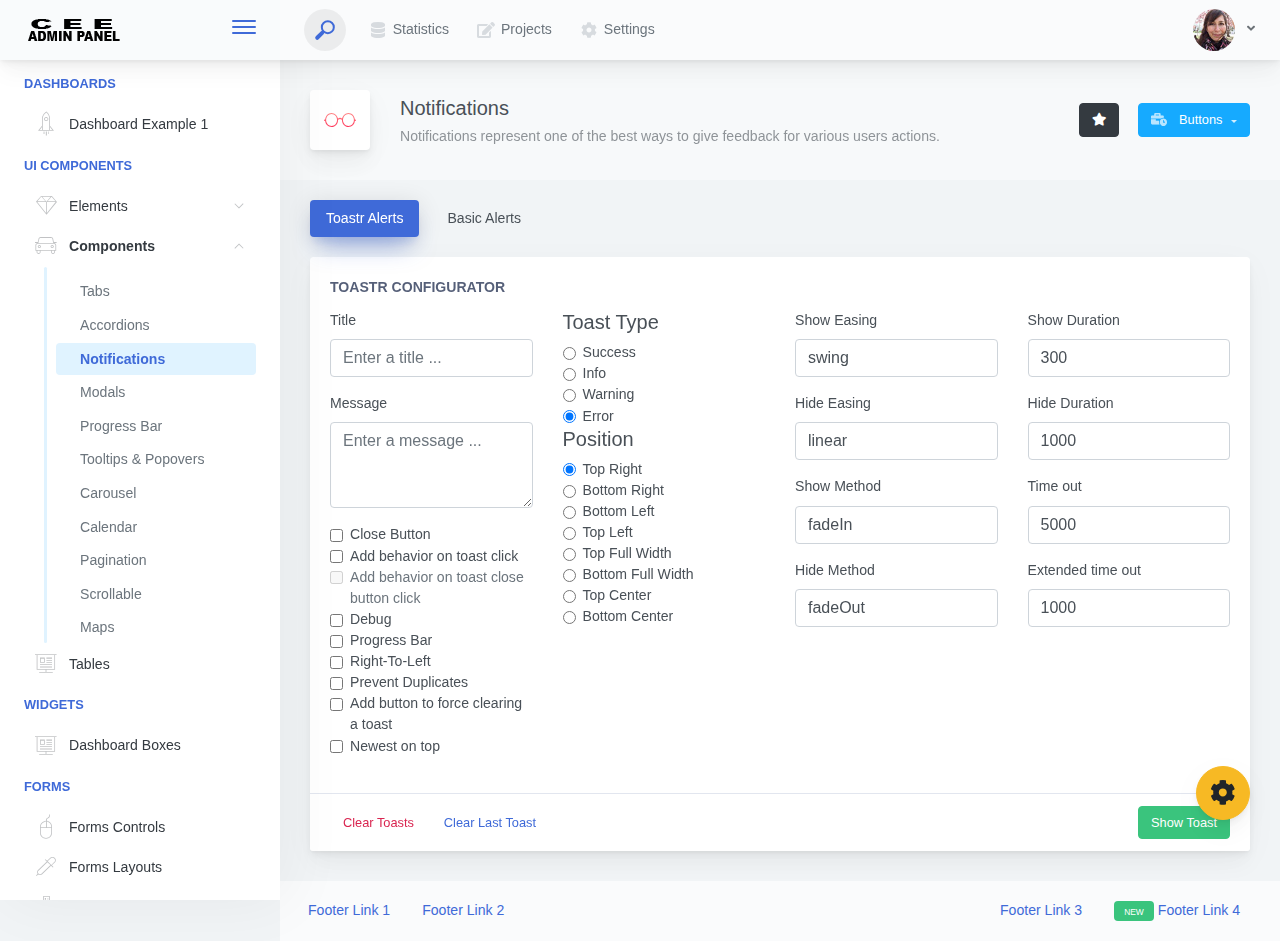
<file: app/login/adminpanel/admin/components-notifications.html>
<!doctype html>
<html lang="en">

<head>
    <meta charset="utf-8">
    <meta http-equiv="X-UA-Compatible" content="IE=edge">
    <meta http-equiv="Content-Language" content="en">
    <meta http-equiv="Content-Type" content="text/html; charset=utf-8"/>
    <title>Notifications - Notifications represent one of the best ways to give feedback for various users actions.</title>
    <meta name="viewport" content="width=device-width, initial-scale=1, maximum-scale=1, user-scalable=no, shrink-to-fit=no" />
    <meta name="description" content="Notifications represent one of the best ways to give feedback for various users actions.">
    <meta name="msapplication-tap-highlight" content="no">
    <!--
    =========================================================
    * ArchitectUI HTML Theme Dashboard - v1.0.0
    =========================================================
    * Product Page: https://dashboardpack.com
    * Copyright 2019 DashboardPack (https://dashboardpack.com)
    * Licensed under MIT (https://github.com/DashboardPack/architectui-html-theme-free/blob/master/LICENSE)
    =========================================================
    * The above copyright notice and this permission notice shall be included in all copies or substantial portions of the Software.
    -->
<link href="./main.css" rel="stylesheet"></head>
<body>
    <div class="app-container app-theme-white body-tabs-shadow fixed-sidebar fixed-header">
        <div class="app-header header-shadow">
            <div class="app-header__logo">
                <div class="logo-src"></div>
                <div class="header__pane ml-auto">
                    <div>
                        <button type="button" class="hamburger close-sidebar-btn hamburger--elastic" data-class="closed-sidebar">
                            <span class="hamburger-box">
                                <span class="hamburger-inner"></span>
                            </span>
                        </button>
                    </div>
                </div>
            </div>
            <div class="app-header__mobile-menu">
                <div>
                    <button type="button" class="hamburger hamburger--elastic mobile-toggle-nav">
                        <span class="hamburger-box">
                            <span class="hamburger-inner"></span>
                        </span>
                    </button>
                </div>
            </div>
            <div class="app-header__menu">
                <span>
                    <button type="button" class="btn-icon btn-icon-only btn btn-primary btn-sm mobile-toggle-header-nav">
                        <span class="btn-icon-wrapper">
                            <i class="fa fa-ellipsis-v fa-w-6"></i>
                        </span>
                    </button>
                </span>
            </div>    <div class="app-header__content">
                <div class="app-header-left">
                    <div class="search-wrapper">
                        <div class="input-holder">
                            <input type="text" class="search-input" placeholder="Type to search">
                            <button class="search-icon"><span></span></button>
                        </div>
                        <button class="close"></button>
                    </div>
                    <ul class="header-menu nav">
                        <li class="nav-item">
                            <a href="javascript:void(0);" class="nav-link">
                                <i class="nav-link-icon fa fa-database"> </i>
                                Statistics
                            </a>
                        </li>
                        <li class="btn-group nav-item">
                            <a href="javascript:void(0);" class="nav-link">
                                <i class="nav-link-icon fa fa-edit"></i>
                                Projects
                            </a>
                        </li>
                        <li class="dropdown nav-item">
                            <a href="javascript:void(0);" class="nav-link">
                                <i class="nav-link-icon fa fa-cog"></i>
                                Settings
                            </a>
                        </li>
                    </ul>        </div>
                <div class="app-header-right">
                    <div class="header-btn-lg pr-0">
                        <div class="widget-content p-0">
                            <div class="widget-content-wrapper">
                                <div class="widget-content-left">
                                    <div class="btn-group">
                                        <a data-toggle="dropdown" aria-haspopup="true" aria-expanded="false" class="p-0 btn">
                                            <img width="42" class="rounded-circle" src="assets/images/avatars/1.jpg" alt="">
                                            <i class="fa fa-angle-down ml-2 opacity-8"></i>
                                        </a>
                                        <div tabindex="-1" role="menu" aria-hidden="true" class="dropdown-menu dropdown-menu-right">
                                            <button type="button" tabindex="0" class="dropdown-item">User Account</button>
                                            <button type="button" tabindex="0" class="dropdown-item">Settings</button>
                                            <h6 tabindex="-1" class="dropdown-header">Header</h6>
                                            <button type="button" tabindex="0" class="dropdown-item">Actions</button>
                                            <div tabindex="-1" class="dropdown-divider"></div>
                                            <button type="button" tabindex="0" class="dropdown-item">Dividers</button>
                                        </div>
                                    </div>
                                </div>
                                <div class="widget-content-left  ml-3 header-user-info">
                                    <div class="widget-heading">
                                        Alina Mclourd
                                    </div>
                                    <div class="widget-subheading">
                                        VP People Manager
                                    </div>
                                </div>
                                <div class="widget-content-right header-user-info ml-3">
                                    <button type="button" class="btn-shadow p-1 btn btn-primary btn-sm show-toastr-example">
                                        <i class="fa text-white fa-calendar pr-1 pl-1"></i>
                                    </button>
                                </div>
                            </div>
                        </div>
                    </div>        </div>
            </div>
        </div>        <div class="ui-theme-settings">
            <button type="button" id="TooltipDemo" class="btn-open-options btn btn-warning">
                <i class="fa fa-cog fa-w-16 fa-spin fa-2x"></i>
            </button>
            <div class="theme-settings__inner">
                <div class="scrollbar-container">
                    <div class="theme-settings__options-wrapper">
                        <h3 class="themeoptions-heading">Layout Options
                        </h3>
                        <div class="p-3">
                            <ul class="list-group">
                                <li class="list-group-item">
                                    <div class="widget-content p-0">
                                        <div class="widget-content-wrapper">
                                            <div class="widget-content-left mr-3">
                                                <div class="switch has-switch switch-container-class" data-class="fixed-header">
                                                    <div class="switch-animate switch-on">
                                                        <input type="checkbox" checked data-toggle="toggle" data-onstyle="success">
                                                    </div>
                                                </div>
                                            </div>
                                            <div class="widget-content-left">
                                                <div class="widget-heading">Fixed Header
                                                </div>
                                                <div class="widget-subheading">Makes the header top fixed, always visible!
                                                </div>
                                            </div>
                                        </div>
                                    </div>
                                </li>
                                <li class="list-group-item">
                                    <div class="widget-content p-0">
                                        <div class="widget-content-wrapper">
                                            <div class="widget-content-left mr-3">
                                                <div class="switch has-switch switch-container-class" data-class="fixed-sidebar">
                                                    <div class="switch-animate switch-on">
                                                        <input type="checkbox" checked data-toggle="toggle" data-onstyle="success">
                                                    </div>
                                                </div>
                                            </div>
                                            <div class="widget-content-left">
                                                <div class="widget-heading">Fixed Sidebar
                                                </div>
                                                <div class="widget-subheading">Makes the sidebar left fixed, always visible!
                                                </div>
                                            </div>
                                        </div>
                                    </div>
                                </li>
                                <li class="list-group-item">
                                    <div class="widget-content p-0">
                                        <div class="widget-content-wrapper">
                                            <div class="widget-content-left mr-3">
                                                <div class="switch has-switch switch-container-class" data-class="fixed-footer">
                                                    <div class="switch-animate switch-off">
                                                        <input type="checkbox" data-toggle="toggle" data-onstyle="success">
                                                    </div>
                                                </div>
                                            </div>
                                            <div class="widget-content-left">
                                                <div class="widget-heading">Fixed Footer
                                                </div>
                                                <div class="widget-subheading">Makes the app footer bottom fixed, always visible!
                                                </div>
                                            </div>
                                        </div>
                                    </div>
                                </li>
                            </ul>
                        </div>
                        <h3 class="themeoptions-heading">
                            <div>
                                Header Options
                            </div>
                            <button type="button" class="btn-pill btn-shadow btn-wide ml-auto btn btn-focus btn-sm switch-header-cs-class" data-class="">
                                Restore Default
                            </button>
                        </h3>
                        <div class="p-3">
                            <ul class="list-group">
                                <li class="list-group-item">
                                    <h5 class="pb-2">Choose Color Scheme
                                    </h5>
                                    <div class="theme-settings-swatches">
                                        <div class="swatch-holder bg-primary switch-header-cs-class" data-class="bg-primary header-text-light">
                                        </div>
                                        <div class="swatch-holder bg-secondary switch-header-cs-class" data-class="bg-secondary header-text-light">
                                        </div>
                                        <div class="swatch-holder bg-success switch-header-cs-class" data-class="bg-success header-text-dark">
                                        </div>
                                        <div class="swatch-holder bg-info switch-header-cs-class" data-class="bg-info header-text-dark">
                                        </div>
                                        <div class="swatch-holder bg-warning switch-header-cs-class" data-class="bg-warning header-text-dark">
                                        </div>
                                        <div class="swatch-holder bg-danger switch-header-cs-class" data-class="bg-danger header-text-light">
                                        </div>
                                        <div class="swatch-holder bg-light switch-header-cs-class" data-class="bg-light header-text-dark">
                                        </div>
                                        <div class="swatch-holder bg-dark switch-header-cs-class" data-class="bg-dark header-text-light">
                                        </div>
                                        <div class="swatch-holder bg-focus switch-header-cs-class" data-class="bg-focus header-text-light">
                                        </div>
                                        <div class="swatch-holder bg-alternate switch-header-cs-class" data-class="bg-alternate header-text-light">
                                        </div>
                                        <div class="divider">
                                        </div>
                                        <div class="swatch-holder bg-vicious-stance switch-header-cs-class" data-class="bg-vicious-stance header-text-light">
                                        </div>
                                        <div class="swatch-holder bg-midnight-bloom switch-header-cs-class" data-class="bg-midnight-bloom header-text-light">
                                        </div>
                                        <div class="swatch-holder bg-night-sky switch-header-cs-class" data-class="bg-night-sky header-text-light">
                                        </div>
                                        <div class="swatch-holder bg-slick-carbon switch-header-cs-class" data-class="bg-slick-carbon header-text-light">
                                        </div>
                                        <div class="swatch-holder bg-asteroid switch-header-cs-class" data-class="bg-asteroid header-text-light">
                                        </div>
                                        <div class="swatch-holder bg-royal switch-header-cs-class" data-class="bg-royal header-text-light">
                                        </div>
                                        <div class="swatch-holder bg-warm-flame switch-header-cs-class" data-class="bg-warm-flame header-text-dark">
                                        </div>
                                        <div class="swatch-holder bg-night-fade switch-header-cs-class" data-class="bg-night-fade header-text-dark">
                                        </div>
                                        <div class="swatch-holder bg-sunny-morning switch-header-cs-class" data-class="bg-sunny-morning header-text-dark">
                                        </div>
                                        <div class="swatch-holder bg-tempting-azure switch-header-cs-class" data-class="bg-tempting-azure header-text-dark">
                                        </div>
                                        <div class="swatch-holder bg-amy-crisp switch-header-cs-class" data-class="bg-amy-crisp header-text-dark">
                                        </div>
                                        <div class="swatch-holder bg-heavy-rain switch-header-cs-class" data-class="bg-heavy-rain header-text-dark">
                                        </div>
                                        <div class="swatch-holder bg-mean-fruit switch-header-cs-class" data-class="bg-mean-fruit header-text-dark">
                                        </div>
                                        <div class="swatch-holder bg-malibu-beach switch-header-cs-class" data-class="bg-malibu-beach header-text-light">
                                        </div>
                                        <div class="swatch-holder bg-deep-blue switch-header-cs-class" data-class="bg-deep-blue header-text-dark">
                                        </div>
                                        <div class="swatch-holder bg-ripe-malin switch-header-cs-class" data-class="bg-ripe-malin header-text-light">
                                        </div>
                                        <div class="swatch-holder bg-arielle-smile switch-header-cs-class" data-class="bg-arielle-smile header-text-light">
                                        </div>
                                        <div class="swatch-holder bg-plum-plate switch-header-cs-class" data-class="bg-plum-plate header-text-light">
                                        </div>
                                        <div class="swatch-holder bg-happy-fisher switch-header-cs-class" data-class="bg-happy-fisher header-text-dark">
                                        </div>
                                        <div class="swatch-holder bg-happy-itmeo switch-header-cs-class" data-class="bg-happy-itmeo header-text-light">
                                        </div>
                                        <div class="swatch-holder bg-mixed-hopes switch-header-cs-class" data-class="bg-mixed-hopes header-text-light">
                                        </div>
                                        <div class="swatch-holder bg-strong-bliss switch-header-cs-class" data-class="bg-strong-bliss header-text-light">
                                        </div>
                                        <div class="swatch-holder bg-grow-early switch-header-cs-class" data-class="bg-grow-early header-text-light">
                                        </div>
                                        <div class="swatch-holder bg-love-kiss switch-header-cs-class" data-class="bg-love-kiss header-text-light">
                                        </div>
                                        <div class="swatch-holder bg-premium-dark switch-header-cs-class" data-class="bg-premium-dark header-text-light">
                                        </div>
                                        <div class="swatch-holder bg-happy-green switch-header-cs-class" data-class="bg-happy-green header-text-light">
                                        </div>
                                    </div>
                                </li>
                            </ul>
                        </div>
                        <h3 class="themeoptions-heading">
                            <div>Sidebar Options</div>
                            <button type="button" class="btn-pill btn-shadow btn-wide ml-auto btn btn-focus btn-sm switch-sidebar-cs-class" data-class="">
                                Restore Default
                            </button>
                        </h3>
                        <div class="p-3">
                            <ul class="list-group">
                                <li class="list-group-item">
                                    <h5 class="pb-2">Choose Color Scheme
                                    </h5>
                                    <div class="theme-settings-swatches">
                                        <div class="swatch-holder bg-primary switch-sidebar-cs-class" data-class="bg-primary sidebar-text-light">
                                        </div>
                                        <div class="swatch-holder bg-secondary switch-sidebar-cs-class" data-class="bg-secondary sidebar-text-light">
                                        </div>
                                        <div class="swatch-holder bg-success switch-sidebar-cs-class" data-class="bg-success sidebar-text-dark">
                                        </div>
                                        <div class="swatch-holder bg-info switch-sidebar-cs-class" data-class="bg-info sidebar-text-dark">
                                        </div>
                                        <div class="swatch-holder bg-warning switch-sidebar-cs-class" data-class="bg-warning sidebar-text-dark">
                                        </div>
                                        <div class="swatch-holder bg-danger switch-sidebar-cs-class" data-class="bg-danger sidebar-text-light">
                                        </div>
                                        <div class="swatch-holder bg-light switch-sidebar-cs-class" data-class="bg-light sidebar-text-dark">
                                        </div>
                                        <div class="swatch-holder bg-dark switch-sidebar-cs-class" data-class="bg-dark sidebar-text-light">
                                        </div>
                                        <div class="swatch-holder bg-focus switch-sidebar-cs-class" data-class="bg-focus sidebar-text-light">
                                        </div>
                                        <div class="swatch-holder bg-alternate switch-sidebar-cs-class" data-class="bg-alternate sidebar-text-light">
                                        </div>
                                        <div class="divider">
                                        </div>
                                        <div class="swatch-holder bg-vicious-stance switch-sidebar-cs-class" data-class="bg-vicious-stance sidebar-text-light">
                                        </div>
                                        <div class="swatch-holder bg-midnight-bloom switch-sidebar-cs-class" data-class="bg-midnight-bloom sidebar-text-light">
                                        </div>
                                        <div class="swatch-holder bg-night-sky switch-sidebar-cs-class" data-class="bg-night-sky sidebar-text-light">
                                        </div>
                                        <div class="swatch-holder bg-slick-carbon switch-sidebar-cs-class" data-class="bg-slick-carbon sidebar-text-light">
                                        </div>
                                        <div class="swatch-holder bg-asteroid switch-sidebar-cs-class" data-class="bg-asteroid sidebar-text-light">
                                        </div>
                                        <div class="swatch-holder bg-royal switch-sidebar-cs-class" data-class="bg-royal sidebar-text-light">
                                        </div>
                                        <div class="swatch-holder bg-warm-flame switch-sidebar-cs-class" data-class="bg-warm-flame sidebar-text-dark">
                                        </div>
                                        <div class="swatch-holder bg-night-fade switch-sidebar-cs-class" data-class="bg-night-fade sidebar-text-dark">
                                        </div>
                                        <div class="swatch-holder bg-sunny-morning switch-sidebar-cs-class" data-class="bg-sunny-morning sidebar-text-dark">
                                        </div>
                                        <div class="swatch-holder bg-tempting-azure switch-sidebar-cs-class" data-class="bg-tempting-azure sidebar-text-dark">
                                        </div>
                                        <div class="swatch-holder bg-amy-crisp switch-sidebar-cs-class" data-class="bg-amy-crisp sidebar-text-dark">
                                        </div>
                                        <div class="swatch-holder bg-heavy-rain switch-sidebar-cs-class" data-class="bg-heavy-rain sidebar-text-dark">
                                        </div>
                                        <div class="swatch-holder bg-mean-fruit switch-sidebar-cs-class" data-class="bg-mean-fruit sidebar-text-dark">
                                        </div>
                                        <div class="swatch-holder bg-malibu-beach switch-sidebar-cs-class" data-class="bg-malibu-beach sidebar-text-light">
                                        </div>
                                        <div class="swatch-holder bg-deep-blue switch-sidebar-cs-class" data-class="bg-deep-blue sidebar-text-dark">
                                        </div>
                                        <div class="swatch-holder bg-ripe-malin switch-sidebar-cs-class" data-class="bg-ripe-malin sidebar-text-light">
                                        </div>
                                        <div class="swatch-holder bg-arielle-smile switch-sidebar-cs-class" data-class="bg-arielle-smile sidebar-text-light">
                                        </div>
                                        <div class="swatch-holder bg-plum-plate switch-sidebar-cs-class" data-class="bg-plum-plate sidebar-text-light">
                                        </div>
                                        <div class="swatch-holder bg-happy-fisher switch-sidebar-cs-class" data-class="bg-happy-fisher sidebar-text-dark">
                                        </div>
                                        <div class="swatch-holder bg-happy-itmeo switch-sidebar-cs-class" data-class="bg-happy-itmeo sidebar-text-light">
                                        </div>
                                        <div class="swatch-holder bg-mixed-hopes switch-sidebar-cs-class" data-class="bg-mixed-hopes sidebar-text-light">
                                        </div>
                                        <div class="swatch-holder bg-strong-bliss switch-sidebar-cs-class" data-class="bg-strong-bliss sidebar-text-light">
                                        </div>
                                        <div class="swatch-holder bg-grow-early switch-sidebar-cs-class" data-class="bg-grow-early sidebar-text-light">
                                        </div>
                                        <div class="swatch-holder bg-love-kiss switch-sidebar-cs-class" data-class="bg-love-kiss sidebar-text-light">
                                        </div>
                                        <div class="swatch-holder bg-premium-dark switch-sidebar-cs-class" data-class="bg-premium-dark sidebar-text-light">
                                        </div>
                                        <div class="swatch-holder bg-happy-green switch-sidebar-cs-class" data-class="bg-happy-green sidebar-text-light">
                                        </div>
                                    </div>
                                </li>
                            </ul>
                        </div>
                        <h3 class="themeoptions-heading">
                            <div>Main Content Options</div>
                            <button type="button" class="btn-pill btn-shadow btn-wide ml-auto active btn btn-focus btn-sm">Restore Default
                            </button>
                        </h3>
                        <div class="p-3">
                            <ul class="list-group">
                                <li class="list-group-item">
                                    <h5 class="pb-2">Page Section Tabs
                                    </h5>
                                    <div class="theme-settings-swatches">
                                        <div role="group" class="mt-2 btn-group">
                                            <button type="button" class="btn-wide btn-shadow btn-primary btn btn-secondary switch-theme-class" data-class="body-tabs-line">
                                                Line
                                            </button>
                                            <button type="button" class="btn-wide btn-shadow btn-primary active btn btn-secondary switch-theme-class" data-class="body-tabs-shadow">
                                                Shadow
                                            </button>
                                        </div>
                                    </div>
                                </li>
                            </ul>
                        </div>
                    </div>
                </div>
            </div>
        </div>        <div class="app-main">
                <div class="app-sidebar sidebar-shadow">
                    <div class="app-header__logo">
                        <div class="logo-src"></div>
                        <div class="header__pane ml-auto">
                            <div>
                                <button type="button" class="hamburger close-sidebar-btn hamburger--elastic" data-class="closed-sidebar">
                                    <span class="hamburger-box">
                                        <span class="hamburger-inner"></span>
                                    </span>
                                </button>
                            </div>
                        </div>
                    </div>
                    <div class="app-header__mobile-menu">
                        <div>
                            <button type="button" class="hamburger hamburger--elastic mobile-toggle-nav">
                                <span class="hamburger-box">
                                    <span class="hamburger-inner"></span>
                                </span>
                            </button>
                        </div>
                    </div>
                    <div class="app-header__menu">
                        <span>
                            <button type="button" class="btn-icon btn-icon-only btn btn-primary btn-sm mobile-toggle-header-nav">
                                <span class="btn-icon-wrapper">
                                    <i class="fa fa-ellipsis-v fa-w-6"></i>
                                </span>
                            </button>
                        </span>
                    </div>    <div class="scrollbar-sidebar">
                        <div class="app-sidebar__inner">
                            <ul class="vertical-nav-menu">
                                <li class="app-sidebar__heading">Dashboards</li>
                                <li>
                                    <a href="index.html">
                                        <i class="metismenu-icon pe-7s-rocket"></i>
                                        Dashboard Example 1
                                    </a>
                                </li>
                                <li class="app-sidebar__heading">UI Components</li>
                                <li
                                    
                                    
                                    
                                    
                                    
                                    
                                    
                                    
                                >
                                    <a href="#">
                                        <i class="metismenu-icon pe-7s-diamond"></i>
                                        Elements
                                        <i class="metismenu-state-icon pe-7s-angle-down caret-left"></i>
                                    </a>
                                    <ul
                                        
                                        
                                        
                                        
                                        
                                        
                                        
                                        
                                    >
                                        <li>
                                            <a href="elements-buttons-standard.html">
                                                <i class="metismenu-icon"></i>
                                                Buttons
                                            </a>
                                        </li>
                                        <li>
                                            <a href="elements-dropdowns.html">
                                                <i class="metismenu-icon">
                                                </i>Dropdowns
                                            </a>
                                        </li>
                                        <li>
                                            <a href="elements-icons.html">
                                                <i class="metismenu-icon">
                                                </i>Icons
                                            </a>
                                        </li>
                                        <li>
                                            <a href="elements-badges-labels.html">
                                                <i class="metismenu-icon">
                                                </i>Badges
                                            </a>
                                        </li>
                                        <li>
                                            <a href="elements-cards.html">
                                                <i class="metismenu-icon">
                                                </i>Cards
                                            </a>
                                        </li>
                                        <li>
                                            <a href="elements-list-group.html">
                                                <i class="metismenu-icon">
                                                </i>List Groups
                                            </a>
                                        </li>
                                        <li>
                                            <a href="elements-navigation.html">
                                                <i class="metismenu-icon">
                                                </i>Navigation Menus
                                            </a>
                                        </li>
                                        <li>
                                            <a href="elements-utilities.html">
                                                <i class="metismenu-icon">
                                                </i>Utilities
                                            </a>
                                        </li>
                                    </ul>
                                </li>
                                <li
                                    
                                    
                                     class="mm-active"
                                    
                                    
                                    
                                    
                                    
                                    
                                    
                                    
                                >
                                    <a href="#">
                                        <i class="metismenu-icon pe-7s-car"></i>
                                        Components
                                        <i class="metismenu-state-icon pe-7s-angle-down caret-left"></i>
                                    </a>
                                    <ul
                                        
                                        
                                         class="mm-show"
                                        
                                        
                                        
                                        
                                        
                                        
                                        
                                        
                                    >
                                        <li>
                                            <a href="components-tabs.html">
                                                <i class="metismenu-icon">
                                                </i>Tabs
                                            </a>
                                        </li>
                                        <li>
                                            <a href="components-accordions.html">
                                                <i class="metismenu-icon">
                                                </i>Accordions
                                            </a>
                                        </li>
                                        <li>
                                            <a href="components-notifications.html" class="mm-active">
                                                <i class="metismenu-icon">
                                                </i>Notifications
                                            </a>
                                        </li>
                                        <li>
                                            <a href="components-modals.html">
                                                <i class="metismenu-icon">
                                                </i>Modals
                                            </a>
                                        </li>
                                        <li>
                                            <a href="components-progress-bar.html">
                                                <i class="metismenu-icon">
                                                </i>Progress Bar
                                            </a>
                                        </li>
                                        <li>
                                            <a href="components-tooltips-popovers.html">
                                                <i class="metismenu-icon">
                                                </i>Tooltips &amp; Popovers
                                            </a>
                                        </li>
                                        <li>
                                            <a href="components-carousel.html">
                                                <i class="metismenu-icon">
                                                </i>Carousel
                                            </a>
                                        </li>
                                        <li>
                                            <a href="components-calendar.html">
                                                <i class="metismenu-icon">
                                                </i>Calendar
                                            </a>
                                        </li>
                                        <li>
                                            <a href="components-pagination.html">
                                                <i class="metismenu-icon">
                                                </i>Pagination
                                            </a>
                                        </li>
                                        <li>
                                            <a href="components-scrollable-elements.html">
                                                <i class="metismenu-icon">
                                                </i>Scrollable
                                            </a>
                                        </li>
                                        <li>
                                            <a href="components-maps.html">
                                                <i class="metismenu-icon">
                                                </i>Maps
                                            </a>
                                        </li>
                                    </ul>
                                </li>
                                <li  >
                                    <a href="tables-regular.html">
                                        <i class="metismenu-icon pe-7s-display2"></i>
                                        Tables
                                    </a>
                                </li>
                                <li class="app-sidebar__heading">Widgets</li>
                                <li>
                                    <a href="dashboard-boxes.html">
                                        <i class="metismenu-icon pe-7s-display2"></i>
                                        Dashboard Boxes
                                    </a>
                                </li>
                                <li class="app-sidebar__heading">Forms</li>
                                <li>
                                    <a href="forms-controls.html">
                                        <i class="metismenu-icon pe-7s-mouse">
                                        </i>Forms Controls
                                    </a>
                                </li>
                                <li>
                                    <a href="forms-layouts.html">
                                        <i class="metismenu-icon pe-7s-eyedropper">
                                        </i>Forms Layouts
                                    </a>
                                </li>
                                <li>
                                    <a href="forms-validation.html">
                                        <i class="metismenu-icon pe-7s-pendrive">
                                        </i>Forms Validation
                                    </a>
                                </li>
                                <li class="app-sidebar__heading">Charts</li>
                                <li>
                                    <a href="charts-chartjs.html">
                                        <i class="metismenu-icon pe-7s-graph2">
                                        </i>ChartJS
                                    </a>
                                </li>
                                <li class="app-sidebar__heading">PRO Version</li>
                                <li>
                                    <a href="https://dashboardpack.com/theme-details/architectui-dashboard-html-pro/" target="_blank">
                                        <i class="metismenu-icon pe-7s-graph2">
                                        </i>
                                        Upgrade to PRO
                                    </a>
                                </li>
                            </ul>
                        </div>
                    </div>
                </div>    <div class="app-main__outer">
                    <div class="app-main__inner">
                        <div class="app-page-title">
                            <div class="page-title-wrapper">
                                <div class="page-title-heading">
                                    <div class="page-title-icon">
                                        <i class="pe-7s-glasses icon-gradient bg-love-kiss">
                                        </i>
                                    </div>
                                    <div>Notifications
                                        <div class="page-title-subheading">Notifications represent one of the best ways to give feedback for various users actions.
                                        </div>
                                    </div>
                                </div>
                                <div class="page-title-actions">
                                    <button type="button" data-toggle="tooltip" title="Example Tooltip" data-placement="bottom" class="btn-shadow mr-3 btn btn-dark">
                                        <i class="fa fa-star"></i>
                                    </button>
                                    <div class="d-inline-block dropdown">
                                        <button type="button" data-toggle="dropdown" aria-haspopup="true" aria-expanded="false" class="btn-shadow dropdown-toggle btn btn-info">
                                            <span class="btn-icon-wrapper pr-2 opacity-7">
                                                <i class="fa fa-business-time fa-w-20"></i>
                                            </span>
                                            Buttons
                                        </button>
                                        <div tabindex="-1" role="menu" aria-hidden="true" class="dropdown-menu dropdown-menu-right">
                                            <ul class="nav flex-column">
                                                <li class="nav-item">
                                                    <a href="javascript:void(0);" class="nav-link">
                                                        <i class="nav-link-icon lnr-inbox"></i>
                                                        <span>
                                                            Inbox
                                                        </span>
                                                        <div class="ml-auto badge badge-pill badge-secondary">86</div>
                                                    </a>
                                                </li>
                                                <li class="nav-item">
                                                    <a href="javascript:void(0);" class="nav-link">
                                                        <i class="nav-link-icon lnr-book"></i>
                                                        <span>
                                                            Book
                                                        </span>
                                                        <div class="ml-auto badge badge-pill badge-danger">5</div>
                                                    </a>
                                                </li>
                                                <li class="nav-item">
                                                    <a href="javascript:void(0);" class="nav-link">
                                                        <i class="nav-link-icon lnr-picture"></i>
                                                        <span>
                                                            Picture
                                                        </span>
                                                    </a>
                                                </li>
                                                <li class="nav-item">
                                                    <a disabled href="javascript:void(0);" class="nav-link disabled">
                                                        <i class="nav-link-icon lnr-file-empty"></i>
                                                        <span>
                                                            File Disabled
                                                        </span>
                                                    </a>
                                                </li>
                                            </ul>
                                        </div>
                                    </div>
                                </div>    </div>
                        </div>            <ul class="body-tabs body-tabs-layout tabs-animated body-tabs-animated nav">
                            <li class="nav-item">
                                <a role="tab" class="nav-link active" id="tab-0" data-toggle="tab" href="#tab-content-0">
                                    <span>Toastr Alerts</span>
                                </a>
                            </li>
                            <li class="nav-item">
                                <a role="tab" class="nav-link" id="tab-2" data-toggle="tab" href="#tab-content-2">
                                    <span>Basic Alerts</span>
                                </a>
                            </li>
                        </ul>
                        <div class="tab-content">
                            <div class="tab-pane tabs-animation fade show active" id="tab-content-0" role="tabpanel">
                                <div class="main-card mb-3 card">
                                    <div class="card-body">
                                        <div class="card-title">Toastr Configurator</div>
                                        <div class="row">
                                            <div class="col-md-3">
                                                <div class="form-group">
                                                    <label class="form-label" for="title">Title</label>
                                                    <input id="title" type="text" class="form-control" placeholder="Enter a title ..."/>
                                                </div>
                                                <div class="form-group">
                                                    <label class="form-label" for="message">Message</label>
                                                    <textarea class="form-control" id="message" rows="3" placeholder="Enter a message ..."></textarea>
                                                </div>
                                                <div class="form-group">
                                                    <div class="form-check">
                                                        <input id="closeButton" type="checkbox" value="checked" class="form-check-input"/>
                                                        <label class="form-check-label" for="closeButton">
                                                            Close Button
                                                        </label>
                                                    </div>
                                                    <div class="form-check">
                                                        <input id="addBehaviorOnToastClick" type="checkbox" value="checked" class="form-check-input"/>
                                                        <label class="form-check-label" for="addBehaviorOnToastClick">
                                                            Add behavior on toast click
                                                        </label>
                                                    </div>
                                                    <div class="form-check">
                                                        <input disabled id="addBehaviorOnToastCloseClick" type="checkbox" value="checked" class="form-check-input"/>
                                                        <label class="form-check-label" for="addBehaviorOnToastCloseClick">
                                                            Add behavior on toast close button click
                                                        </label>
                                                    </div>
                                                    <div class="form-check">
                                                        <input id="debugInfo" type="checkbox" value="checked" class="form-check-input"/>
                                                        <label class="form-check-label" for="debugInfo">
                                                            Debug
                                                        </label>
                                                    </div>
                                                    <div class="form-check">
                                                        <input id="progressBar" type="checkbox" value="checked" class="form-check-input"/>
                                                        <label class="form-check-label" for="progressBar">
                                                            Progress Bar
                                                        </label>
                                                    </div>
                                                    <div class="form-check">
                                                        <input id="rtl" type="checkbox" value="checked" class="form-check-input"/>
                                                        <label class="form-check-label" for="rtl">
                                                            Right-To-Left
                                                        </label>
                                                    </div>
                                                    <div class="form-check">
                                                        <input id="preventDuplicates" type="checkbox" value="checked" class="form-check-input"/>
                                                        <label class="form-check-label" for="preventDuplicates">
                                                            Prevent Duplicates
                                                        </label>
                                                    </div>
                                                    <div class="form-check">
                                                        <input id="addClear" type="checkbox" value="checked" class="form-check-input"/>
                                                        <label class="form-check-label" for="addClear">
                                                            Add button to force clearing a toast
                                                        </label>
                                                    </div>
                                                    <div class="form-check">
                                                        <input id="newestOnTop" type="checkbox" value="checked" class="form-check-input"/>
                                                        <label class="form-check-label" for="newestOnTop">
                                                            Newest on top
                                                        </label>
                                                    </div>
                                                </div>
                                            </div>
                                            <div class="col-md-3">
                                                <div id="toastTypeGroup">
                                                    <h5>Toast Type</h5>
                                                    <div class="form-check">
                                                        <input type="radio" name="toasts" class="form-check-input" value="success" checked/>
                                                        <label class="form-check-label" for="exampleRadios1">
                                                            Success
                                                        </label>
                                                    </div>
                                                    <div class="form-check">
                                                        <input type="radio" name="toasts" class="form-check-input" value="info" checked/>
                                                        <label class="form-check-label" for="exampleRadios1">
                                                            Info
                                                        </label>
                                                    </div>
                                                    <div class="form-check">
                                                        <input type="radio" name="toasts" class="form-check-input" value="warning" checked/>
                                                        <label class="form-check-label" for="exampleRadios1">
                                                            Warning
                                                        </label>
                                                    </div>
                                                    <div class="form-check">
                                                        <input type="radio" name="toasts" class="form-check-input" value="error" checked/>
                                                        <label class="form-check-label" for="exampleRadios1">
                                                            Error
                                                        </label>
                                                    </div>
                                                </div>
                                                <div id="positionGroup">
                                                    <h5>Position</h5>
                                                    <div class="form-check">
                                                        <input type="radio" name="positions" class="form-check-input" value="toast-top-right" checked/>
                                                        <label class="form-check-label" for="exampleRadios1">
                                                            Top Right
                                                        </label>
                                                    </div>
                                                    <div class="form-check">
                                                        <input type="radio" name="positions" class="form-check-input" value="toast-bottom-right"/>
                                                        <label class="form-check-label" for="exampleRadios1">
                                                            Bottom Right
                                                        </label>
                                                    </div>
                                                    <div class="form-check">
                                                        <input type="radio" name="positions" class="form-check-input" value="toast-bottom-left"/>
                                                        <label class="form-check-label" for="exampleRadios1">
                                                            Bottom Left
                                                        </label>
                                                    </div>
                                                    <div class="form-check">
                                                        <input type="radio" name="positions" class="form-check-input" value="toast-top-left"/>
                                                        <label class="form-check-label" for="exampleRadios1">
                                                            Top Left
                                                        </label>
                                                    </div>
                                                    <div class="form-check">
                                                        <input type="radio" name="positions" class="form-check-input" value="toast-top-full-width"/>
                                                        <label class="form-check-label" for="exampleRadios1">
                                                            Top Full Width
                                                        </label>
                                                    </div>
                                                    <div class="form-check">
                                                        <input type="radio" name="positions" class="form-check-input" value="toast-bottom-full-width"/>
                                                        <label class="form-check-label" for="exampleRadios1">
                                                            Bottom Full Width
                                                        </label>
                                                    </div>
                                                    <div class="form-check">
                                                        <input type="radio" name="positions" class="form-check-input" value="toast-top-center"/>
                                                        <label class="form-check-label" for="exampleRadios1">
                                                            Top Center
                                                        </label>
                                                    </div>
                                                    <div class="form-check">
                                                        <input type="radio" name="positions" class="form-check-input" value="toast-bottom-center"/>
                                                        <label class="form-check-label" for="exampleRadios1">
                                                            Bottom Center
                                                        </label>
                                                    </div>
                                                </div>
                                            </div>
                                            <div class="col-md-3">
                                                <div class="form-group">
                                                    <label for="showEasing">Show Easing</label>
                                                    <input id="showEasing" type="text" placeholder="swing, linear" class="form-control" value="swing"/>
                                                </div>
                                                <div class="form-group">
                                                    <label for="hideEasing">Hide Easing</label>
                                                    <input id="hideEasing" type="text" placeholder="swing, linear" class="form-control" value="linear"/>
                                                </div>
                                                <div class="form-group">
                                                    <label for="showMethod">Show Method</label>
                                                    <input id="showMethod" type="text" placeholder="show, fadeIn, slideDown" class="form-control" value="fadeIn"/>
                                                </div>
                                                <div class="form-group">
                                                    <label for="hideMethod">Hide Method</label>
                                                    <input id="hideMethod" type="text" placeholder="hide, fadeOut, slideUp" class="form-control" value="fadeOut"/>
                                                </div>
                                            </div>
            
                                            <div class="col-md-3">
                                                <div class="form-group">
                                                    <label class="form-label" for="showDuration">Show Duration</label>
                                                    <input id="showDuration" type="number" placeholder="ms" class="form-control" value="300"/>
                                                </div>
                                                <div class="form-group">
                                                    <label class="form-label" for="hideDuration">Hide Duration</label>
                                                    <input id="hideDuration" type="number" placeholder="ms" class="form-control" value="1000"/>
                                                </div>
                                                <div class="form-group">
                                                    <label class="form-label" for="timeOut">Time out</label>
                                                    <input id="timeOut" type="number" placeholder="ms" class="form-control" value="5000"/>
                                                </div>
                                                <div class="form-group">
                                                    <label class="form-label" for="extendedTimeOut">Extended time out</label>
                                                    <input id="extendedTimeOut" type="number" placeholder="ms" class="form-control" value="1000"/>
                                                </div>
                                            </div>
                                        </div>
                                    </div>
                                    <div class="card-footer d-block clearfix">
                                        <div class="float-left">
                                            <button type="button" class="btn btn-link text-danger" id="cleartoasts">Clear Toasts</button>
                                            <button type="button" class="btn btn-link" id="clearlasttoast">Clear Last Toast</button>
                                        </div>
                                        <div class="float-right">
                                            <button type="button" class="btn btn-success" id="showtoast">Show Toast</button>
                                        </div>
                                    </div>
                                </div>
                            </div>
                            <div class="tab-pane tabs-animation fade" id="tab-content-2" role="tabpanel">
                                <div class="row">
                                    <div class="col-md-6">
                                        <div class="main-card mb-3 card">
                                            <div class="card-body"><h5 class="card-title">Alerts</h5>
                                                <div class="alert alert-primary fade show" role="alert">This is a primary alert — check it out!</div>
                                                <div class="alert alert-secondary fade show" role="alert">This is a secondary alert — check it out!</div>
                                                <div class="alert alert-success fade show" role="alert">This is a success alert — check it out!</div>
                                                <div class="alert alert-danger fade show" role="alert">This is a danger alert — check it out!</div>
                                                <div class="alert alert-warning fade show" role="alert">This is a warning alert — check it out!</div>
                                                <div class="alert alert-info fade show" role="alert">This is a info alert — check it out!</div>
                                                <div class="alert alert-light fade show" role="alert">This is a light alert — check it out!</div>
                                                <div class="alert alert-dark fade show" role="alert">This is a dark alert — check it out!</div>
                                            </div>
                                        </div>
                                    </div>
                                    <div class="col-md-6">
                                        <div class="main-card mb-3 card">
                                            <div class="card-body"><h5 class="card-title">Alerts Link Color</h5>
                                                <div class="alert alert-primary fade show" role="alert">This is a primary alert with <a href="javascript:void(0);" class="alert-link">an example link</a>. Give it a click if you like.</div>
                                                <div class="alert alert-secondary fade show" role="alert">This is a secondary alert with <a href="javascript:void(0);" class="alert-link">an example link</a>. Give it a click if you like.</div>
                                                <div class="alert alert-success fade show" role="alert">This is a success alert with <a href="javascript:void(0);" class="alert-link">an example link</a>. Give it a click if you like.</div>
                                                <div class="alert alert-danger fade show" role="alert">This is a danger alert with <a href="javascript:void(0);" class="alert-link">an example link</a>. Give it a click if you like.</div>
                                                <div class="alert alert-warning fade show" role="alert">This is a warning alert with <a href="javascript:void(0);" class="alert-link">an example link</a>. Give it a click if you like.</div>
                                                <div class="alert alert-info fade show" role="alert">This is a info alert with <a href="javascript:void(0);" class="alert-link">an example link</a>. Give it a click if you like.</div>
                                                <div class="alert alert-light fade show" role="alert">This is a light alert with <a href="javascript:void(0);" class="alert-link">an example link</a>. Give it a click if you like.</div>
                                                <div class="alert alert-dark fade show" role="alert">This is a dark alert with <a href="javascript:void(0);" class="alert-link">an example link</a>. Give it a click if you like.</div>
                                            </div>
                                        </div>
                                    </div>
                                    <div class="col-md-6">
                                        <div class="main-card mb-3 card">
                                            <div class="card-body"><h5 class="card-title">Alerts Content</h5>
                                                <div class="alert alert-success fade show" role="alert"><h4 class="alert-heading">Well done!</h4>
                                                    <p>Aww yeah, you successfully read this important alert message. This example text is going to run a bit longer so that you can see how spacing within an alert works with this kind of content.</p>
                                                    <hr>
                                                    <p class="mb-0">Whenever you need to, be sure to use margin utilities to keep things nice and tidy.</p></div>
                                            </div>
                                        </div>
                                    </div>
                                    <div class="col-md-6">
                                        <div class="main-card mb-3 card">
                                            <div class="card-body"><h5 class="card-title">Dismissable Alerts</h5>
                                                <div class="alert alert-info alert-dismissible fade show" role="alert">
                                                    <button type="button" class="close" aria-label="Close"><span aria-hidden="true">×</span></button>
                                                    I am an alert and I can be dismissed!
                                                </div>
                                            </div>
                                        </div>
                                    </div>
                                </div>
                            </div>
                        </div>
                    </div>
                    <div class="app-wrapper-footer">
                        <div class="app-footer">
                            <div class="app-footer__inner">
                                <div class="app-footer-left">
                                    <ul class="nav">
                                        <li class="nav-item">
                                            <a href="javascript:void(0);" class="nav-link">
                                                Footer Link 1
                                            </a>
                                        </li>
                                        <li class="nav-item">
                                            <a href="javascript:void(0);" class="nav-link">
                                                Footer Link 2
                                            </a>
                                        </li>
                                    </ul>
                                </div>
                                <div class="app-footer-right">
                                    <ul class="nav">
                                        <li class="nav-item">
                                            <a href="javascript:void(0);" class="nav-link">
                                                Footer Link 3
                                            </a>
                                        </li>
                                        <li class="nav-item">
                                            <a href="javascript:void(0);" class="nav-link">
                                                <div class="badge badge-success mr-1 ml-0">
                                                    <small>NEW</small>
                                                </div>
                                                Footer Link 4
                                            </a>
                                        </li>
                                    </ul>
                                </div>
                            </div>
                        </div>
                    </div>    </div>
        </div>
    </div>
<script type="text/javascript" src="./assets/scripts/main.js"></script></body>
</html>
</file>
<file: app/css/style.css>
/********** Template CSS **********/
:root {
    --primary: #06BBCC;
    --light: #F0FBFC;
    --dark: #181d38;
}

.fw-medium {
    font-weight: 600 !important;
}

.fw-semi-bold {
    font-weight: 700 !important;
}

.back-to-top {
    position: fixed;
    display: none;
    right: 45px;
    bottom: 45px;
    z-index: 99;
}


/*** Spinner ***/
#spinner {
    opacity: 0;
    visibility: hidden;
    transition: opacity .5s ease-out, visibility 0s linear .5s;
    z-index: 99999;
}

#spinner.show {
    transition: opacity .5s ease-out, visibility 0s linear 0s;
    visibility: visible;
    opacity: 1;
}


/*** Button ***/
.btn {
    font-family: 'Nunito', sans-serif;
    font-weight: 600;
    transition: .5s;
}

.btn.btn-primary,
.btn.btn-secondary {
    color: #FFFFFF;
}

.btn-square {
    width: 38px;
    height: 38px;
}

.btn-sm-square {
    width: 32px;
    height: 32px;
}

.btn-lg-square {
    width: 48px;
    height: 48px;
}

.btn-square,
.btn-sm-square,
.btn-lg-square {
    padding: 0;
    display: flex;
    align-items: center;
    justify-content: center;
    font-weight: normal;
    border-radius: 0px;
}


/*** Navbar ***/
.navbar .dropdown-toggle::after {
    border: none;
    content: "\f107";
    font-family: "Font Awesome 5 Free";
    font-weight: 900;
    vertical-align: middle;
    margin-left: 8px;
}

.navbar-light .navbar-nav .nav-link {
    margin-right: 30px;
    padding: 25px 0;
    color: #FFFFFF;
    font-size: 15px;
    text-transform: uppercase;
    outline: none;
}

.navbar-light .navbar-nav .nav-link:hover,
.navbar-light .navbar-nav .nav-link.active {
    color: var(--primary);
}

@media (max-width: 991.98px) {
    .navbar-light .navbar-nav .nav-link  {
        margin-right: 0;
        padding: 10px 0;
    }

    .navbar-light .navbar-nav {
        border-top: 1px solid #EEEEEE;
    }
}

.navbar-light .navbar-brand,
.navbar-light a.btn {
    height: 75px;
}

.navbar-light .navbar-nav .nav-link {
    color: var(--dark);
    font-weight: 500;
}

.navbar-light.sticky-top {
    top: -100px;
    transition: .5s;
}

@media (min-width: 992px) {
    .navbar .nav-item .dropdown-menu {
        display: block;
        margin-top: 0;
        opacity: 0;
        visibility: hidden;
        transition: .5s;
    }

    .navbar .dropdown-menu.fade-down {
        top: 100%;
        transform: rotateX(-75deg);
        transform-origin: 0% 0%;
    }

    .navbar .nav-item:hover .dropdown-menu {
        top: 100%;
        transform: rotateX(0deg);
        visibility: visible;
        transition: .5s;
        opacity: 1;
    }
}


/*** Header carousel ***/
@media (max-width: 768px) {
    .header-carousel .owl-carousel-item {
        position: relative;
        min-height: 500px;
    }
    
    .header-carousel .owl-carousel-item img {
        position: absolute;
        width: 100%;
        height: 100%;
        object-fit: cover;
    }
}

.header-carousel .owl-nav {
    position: absolute;
    top: 50%;
    right: 8%;
    transform: translateY(-50%);
    display: flex;
    flex-direction: column;
}

.header-carousel .owl-nav .owl-prev,
.header-carousel .owl-nav .owl-next {
    margin: 7px 0;
    width: 45px;
    height: 45px;
    display: flex;
    align-items: center;
    justify-content: center;
    color: #FFFFFF;
    background: transparent;
    border: 1px solid #FFFFFF;
    font-size: 22px;
    transition: .5s;
}

.header-carousel .owl-nav .owl-prev:hover,
.header-carousel .owl-nav .owl-next:hover {
    background: var(--primary);
    border-color: var(--primary);
}

.page-header {
    background: linear-gradient(rgba(24, 29, 56, .7), rgba(24, 29, 56, .7)), url(../img/DPC---2.jpg);
    background-position: center center;
    background-repeat: no-repeat;
    background-size: cover;
}

.page-header-inner {
    background: rgba(15, 23, 43, .7);
}
.page-header-courses {
    background: linear-gradient(rgba(24, 29, 56, .7), rgba(24, 29, 56, .7)), url(../img/bookatrainingsessiondpc.png);
    
    background-position: center center;
    background-repeat: no-repeat;
    background-size: cover;
}

.breadcrumb-item + .breadcrumb-item::before {
    color: var(--light);
}


/*** Section Title ***/
.section-title {
    position: relative;
    display: inline-block;
    text-transform: uppercase;
}

.section-title::before {
    position: absolute;
    content: "";
    width: calc(100% + 80px);
    height: 2px;
    top: 4px;
    left: -40px;
    background: var(--primary);
    z-index: -1;
}

.section-title::after {
    position: absolute;
    content: "";
    width: calc(100% + 120px);
    height: 2px;
    bottom: 5px;
    left: -60px;
    background: var(--primary);
    z-index: -1;
}

.section-title.text-start::before {
    width: calc(100% + 40px);
    left: 0;
}

.section-title.text-start::after {
    width: calc(100% + 60px);
    left: 0;
}


/*** Service ***/
.service-item {
    background: var(--light);
    transition: .5s;
}

.service-item:hover {
    margin-top: -10px;
    background: var(--primary);
}

.service-item * {
    transition: .5s;
}

.service-item:hover * {
    color: var(--light) !important;
}


/*** Categories & Courses ***/
.category img,
.course-item img {
    transition: .5s;
}

.category a:hover img,
.course-item:hover img {
    transform: scale(1.1);
}


/*** Team ***/
.team-item img {
    transition: .5s;
}

.team-item:hover img {
    transform: scale(1.1);
}


/*** Testimonial ***/
.testimonial-carousel::before {
    position: absolute;
    content: "";
    top: 0;
    left: 0;
    height: 100%;
    width: 0;
    background: linear-gradient(to right, rgba(255, 255, 255, 1) 0%, rgba(255, 255, 255, 0) 100%);
    z-index: 1;
}

.testimonial-carousel::after {
    position: absolute;
    content: "";
    top: 0;
    right: 0;
    height: 100%;
    width: 0;
    background: linear-gradient(to left, rgba(255, 255, 255, 1) 0%, rgba(255, 255, 255, 0) 100%);
    z-index: 1;
}

@media (min-width: 768px) {
    .testimonial-carousel::before,
    .testimonial-carousel::after {
        width: 200px;
    }
}

@media (min-width: 992px) {
    .testimonial-carousel::before,
    .testimonial-carousel::after {
        width: 300px;
    }
}

.testimonial-carousel .owl-item .testimonial-text,
.testimonial-carousel .owl-item.center .testimonial-text * {
    transition: .5s;
}

.testimonial-carousel .owl-item.center .testimonial-text {
    background: var(--primary) !important;
}

.testimonial-carousel .owl-item.center .testimonial-text * {
    color: #FFFFFF !important;
}

.testimonial-carousel .owl-dots {
    margin-top: 24px;
    display: flex;
    align-items: flex-end;
    justify-content: center;
}

.testimonial-carousel .owl-dot {
    position: relative;
    display: inline-block;
    margin: 0 5px;
    width: 15px;
    height: 15px;
    border: 1px solid #CCCCCC;
    transition: .5s;
}

.testimonial-carousel .owl-dot.active {
    background: var(--primary);
    border-color: var(--primary);
}


/*** Footer ***/
.footer .btn.btn-social {
    margin-right: 5px;
    width: 35px;
    height: 35px;
    display: flex;
    align-items: center;
    justify-content: center;
    color: var(--light);
    font-weight: normal;
    border: 1px solid #FFFFFF;
    border-radius: 35px;
    transition: .3s;
}

.footer .btn.btn-social:hover {
    color: var(--primary);
}

.footer .btn.btn-link {
    display: block;
    margin-bottom: 5px;
    padding: 0;
    text-align: left;
    color: #FFFFFF;
    font-size: 15px;
    font-weight: normal;
    text-transform: capitalize;
    transition: .3s;
}

.footer .btn.btn-link::before {
    position: relative;
    content: "\f105";
    font-family: "Font Awesome 5 Free";
    font-weight: 900;
    margin-right: 10px;
}

.footer .btn.btn-link:hover {
    letter-spacing: 1px;
    box-shadow: none;
}

.footer .copyright {
    padding: 25px 0;
    font-size: 15px;
    border-top: 1px solid rgba(256, 256, 256, .1);
}

.footer .copyright a {
    color: var(--light);
}

.footer .footer-menu a {
    margin-right: 15px;
    padding-right: 15px;
    border-right: 1px solid rgba(255, 255, 255, .1);
}

.footer .footer-menu a:last-child {
    margin-right: 0;
    padding-right: 0;
    border-right: none;
}



.embed-responsive {
    position: relative;
    height: 0;
    overflow: hidden;
    max-width: 100%;
    width: 100%;
    padding-bottom: 56.25%; /* 16:9 Aspect Ratio */
}

.embed-responsive iframe {
    position: absolute;
    top: 0;
    left: 0;
    width: 100%;
    height: 100%;
    border: 0;
}
</file>
